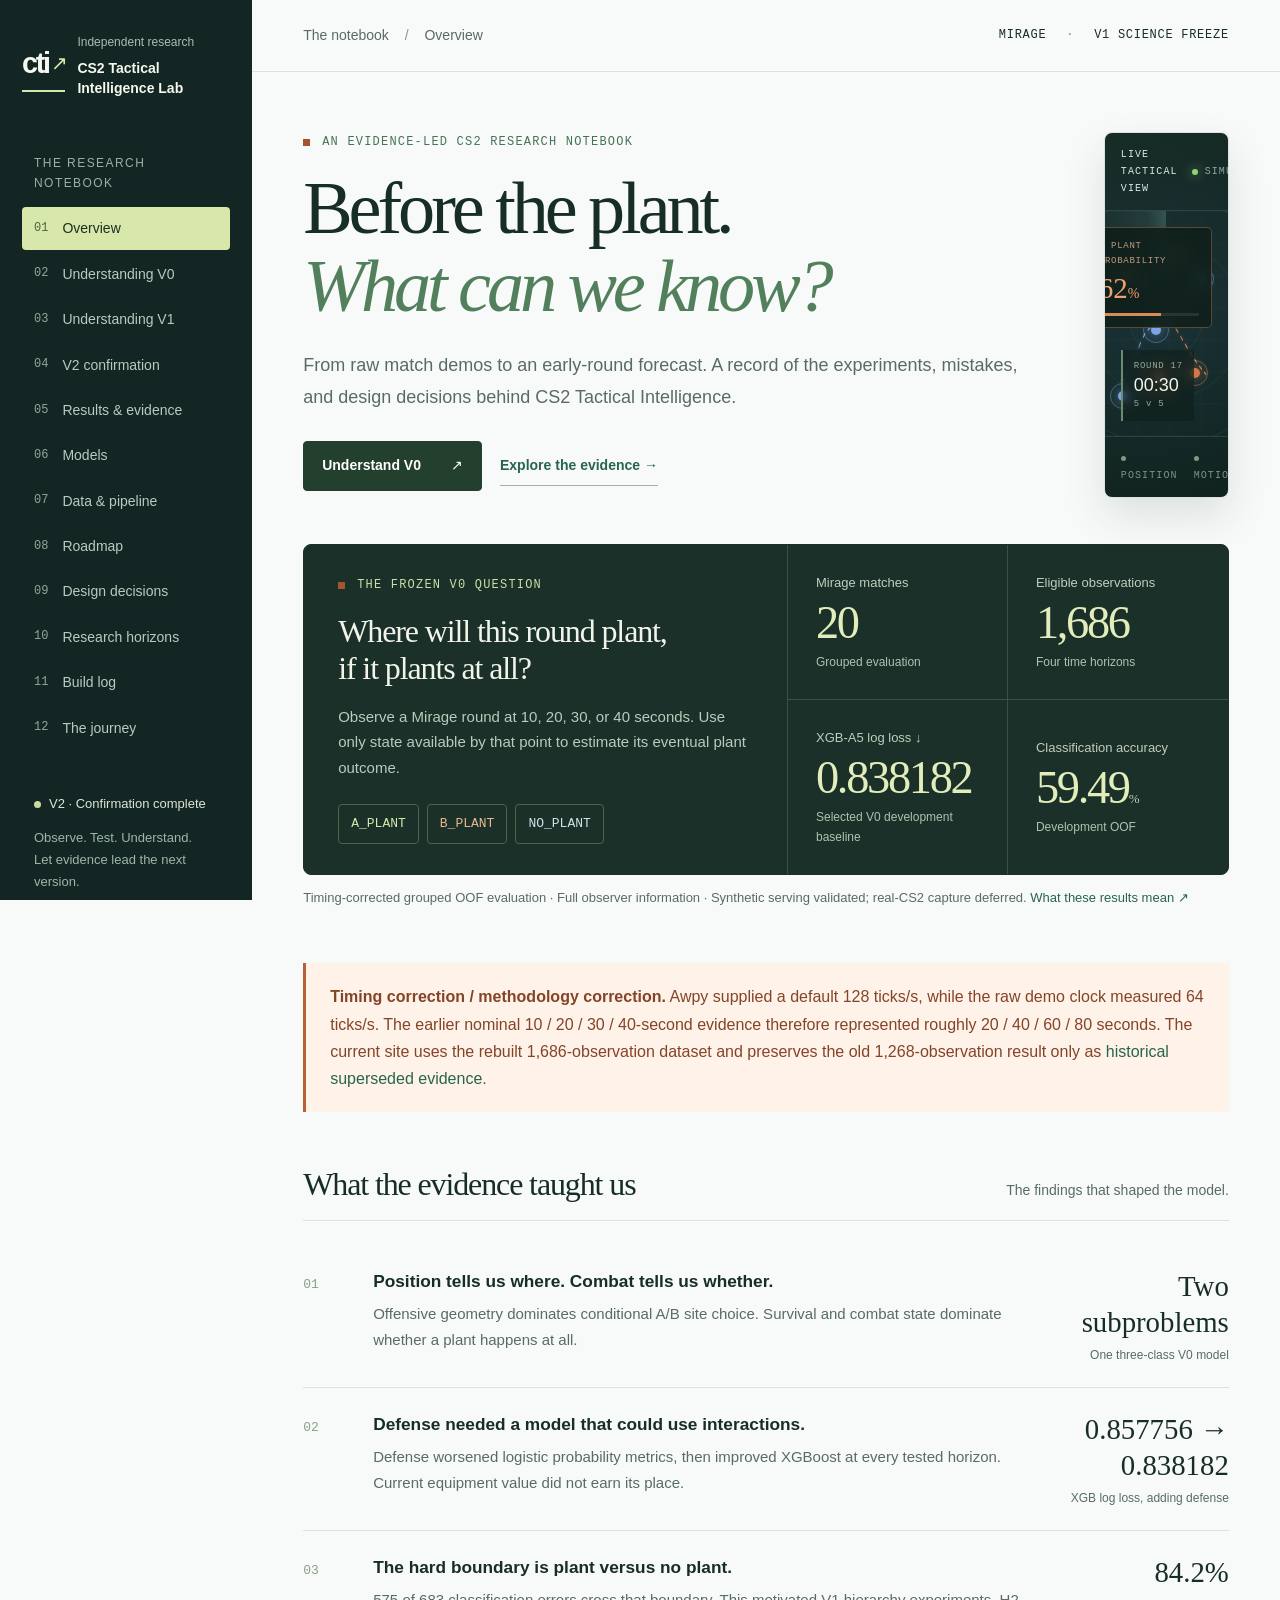
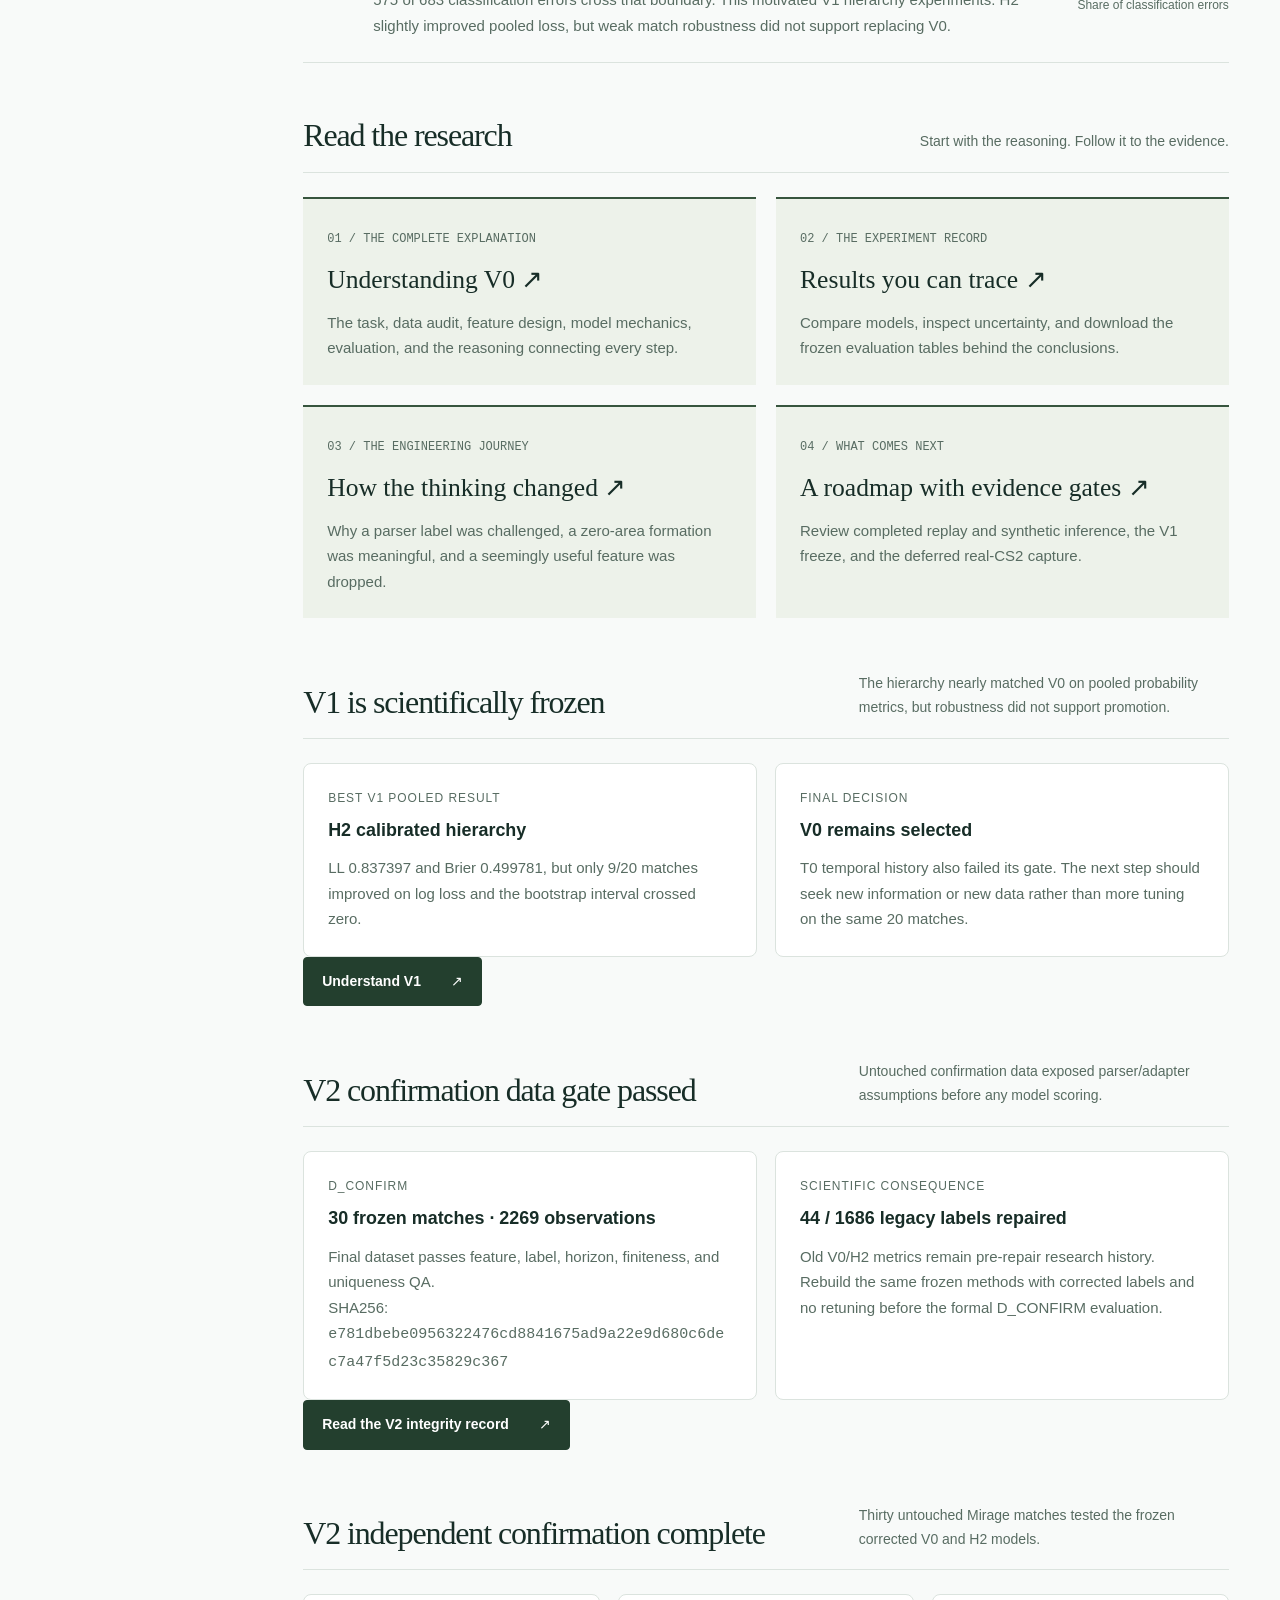
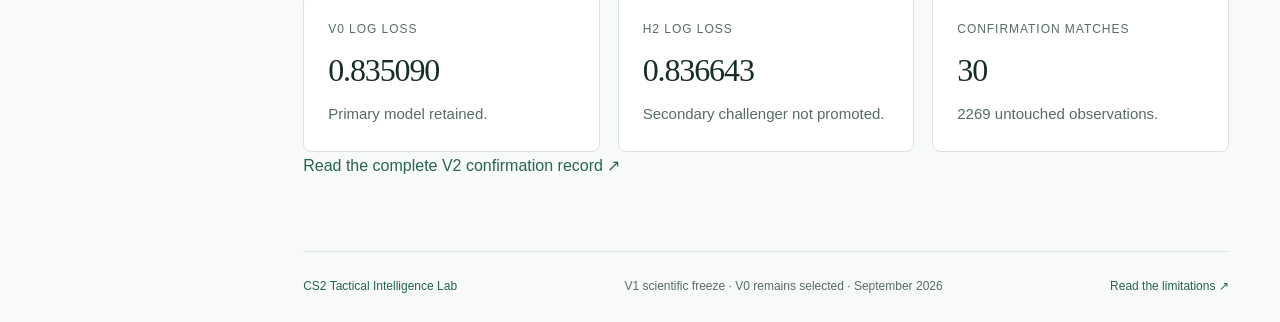
<file: site/index.html>
<!doctype html>
<html lang="en"><head><meta charset="utf-8"><meta name="viewport" content="width=device-width,initial-scale=1"><meta name="description" content="A research notebook explaining the design and frozen development evaluation of a CS2 early-round plant outcome forecaster."><meta name="theme-color" content="#142623"><title>Overview — CS2 Tactical Intelligence Lab</title><link rel="stylesheet" href="assets/style.css?v=v2-confirmation"></head>
<body data-page="home"><a class="skip-link" href="#main">Skip to content</a><div class="shell"><aside class="side" id="site-navigation" aria-label="Lab navigation"><a class="brand" href="index.html"><span class="mark">cti<span>↗</span></span><span><small>Independent research</small><strong>CS2 Tactical<br>Intelligence Lab</strong></span></a><div class="nav-label">The research notebook</div><nav class="nav"><a data-page="home" href="index.html" class="active" aria-current="page"><span>01</span>Overview</a><a data-page="v0" href="pages/v0.html"><span>02</span>Understanding V0</a><a data-page="v1" href="pages/v1.html"><span>03</span>Understanding V1</a><a data-page="v2" href="pages/v2.html"><span>04</span>V2 confirmation</a><a data-page="evidence" href="pages/evidence.html"><span>05</span>Results & evidence</a><a data-page="models" href="pages/models.html"><span>06</span>Models</a><a data-page="data" href="pages/data.html"><span>07</span>Data & pipeline</a><a data-page="roadmap" href="pages/roadmap.html"><span>08</span>Roadmap</a><a data-page="decisions" href="pages/decisions.html"><span>09</span>Design decisions</a><a data-page="research" href="pages/research.html"><span>10</span>Research horizons</a><a data-page="build-log" href="pages/build-log.html"><span>11</span>Build log</a><a data-page="journey" href="pages/journey.html"><span>12</span>The journey</a></nav><div class="side-bottom"><div class="status"><i class="dot"></i>V2 · Confirmation complete</div><p>Observe. Test. Understand.<br>Let evidence lead the next version.</p><span class="edition">RESEARCH SERIES / 001</span></div></aside><div class="menu-backdrop" hidden></div><main class="main" id="main"><div class="top"><button class="menu" aria-controls="site-navigation" aria-expanded="false" aria-label="Open navigation">☰ <span>Menu</span></button><span class="breadcrumb">The notebook <span>/</span> Overview</span><span class="top-meta">MIRAGE <span>·</span> V1 SCIENCE FREEZE</span></div><div class="content"><header class="home-hero"><div><div class="kicker">An evidence-led CS2 research notebook</div><h1>Before the plant.<br><em>What can we know?</em></h1><p class="lead">From raw match demos to an early-round forecast. A record of the experiments, mistakes, and design decisions behind CS2 Tactical Intelligence.</p><div class="actions"><a class="button" href="pages/v0.html">Understand V0 <span>↗</span></a><a class="text-link" href="pages/evidence.html">Explore the evidence →</a></div></div><div class="hero-tactical" aria-label="Animated tactical round visualization">

  <div class="hero-tactical-head">
    <span>LIVE TACTICAL VIEW</span>
    <i><b></b> SIMULATION</i>
  </div>

  <div class="hero-tactical-map">

    <div class="hero-grid"></div>
    <div class="hero-radar"></div>

    <div class="hero-site hero-site-b">B</div>
    <div class="hero-site hero-site-a">A</div>

    <svg
      class="hero-routes"
      viewBox="0 0 420 245"
      preserveAspectRatio="none"
      aria-hidden="true"
    >
      <path
        class="route route-blue"
        d="M55 185 C110 175 115 120 185 125 S280 90 350 70"
      />

      <path
        class="route route-orange"
        d="M75 65 C135 70 150 100 205 115 S270 150 345 178"
      />
    </svg>

    <span class="hero-player blue p1"></span>
    <span class="hero-player blue p2"></span>
    <span class="hero-player blue p3"></span>

    <span class="hero-player orange p4"></span>
    <span class="hero-player orange p5"></span>

    <div class="hero-prediction">
      <small>A PLANT PROBABILITY</small>
      <strong>62<span>%</span></strong>
      <div class="prediction-bar">
        <i></i>
      </div>
    </div>

    <div class="hero-time">
      <span>ROUND 17</span>
      <strong>00:30</strong>
      <small>5 v 5</small>
    </div>

  </div>

  <div class="hero-tactical-foot">
    <span>POSITION</span>
    <span>MOTION</span>
    <span>COMBAT</span>
    <span>DEFENSE</span>
  </div>

</div></header>
<section class="research-board" aria-label="V0 scope and development results"><div class="board-story"><div class="kicker">The frozen V0 question</div><h2>Where will this round plant,<br>if it plants at all?</h2><p>Observe a Mirage round at 10, 20, 30, or 40 seconds. Use only state available by that point to estimate its eventual plant outcome.</p><div class="outcomes"><span class="outcome">A_PLANT</span><span class="outcome">B_PLANT</span><span class="outcome">NO_PLANT</span></div></div><div class="board-metrics"><div class="metric"><span>Mirage matches</span><strong>20</strong><small>Grouped evaluation</small></div><div class="metric"><span>Eligible observations</span><strong>1,686</strong><small>Four time horizons</small></div><div class="metric"><span>XGB-A5 log loss ↓</span><strong>0.838182</strong><small>Selected V0 development baseline</small></div><div class="metric"><span>Classification accuracy</span><strong>59.49<span>%</span></strong><small>Development OOF</small></div></div></section><p class="board-caption">Timing-corrected grouped OOF evaluation · Full observer information · Synthetic serving validated; real-CS2 capture deferred. <a href="pages/v0.html#limitations">What these results mean ↗</a></p>
<section class="section"><div class="callout warn"><strong>Timing correction / methodology correction.</strong> Awpy supplied a default 128 ticks/s, while the raw demo clock measured 64 ticks/s. The earlier nominal 10 / 20 / 30 / 40-second evidence therefore represented roughly 20 / 40 / 60 / 80 seconds. The current site uses the rebuilt 1,686-observation dataset and preserves the old 1,268-observation result only as <a href="pages/evidence.html#historical">historical superseded evidence</a>.</div></section><section class="section"><div class="section-head"><h2>What the evidence taught us</h2><p>The findings that shaped the model.</p></div><div class="finding-list"><article class="finding-row"><span class="finding-index">01</span><div><h3>Position tells us where. Combat tells us whether.</h3><p>Offensive geometry dominates conditional A/B site choice. Survival and combat state dominate whether a plant happens at all.</p></div><div class="finding-value">Two subproblems<small>One three-class V0 model</small></div></article><article class="finding-row"><span class="finding-index">02</span><div><h3>Defense needed a model that could use interactions.</h3><p>Defense worsened logistic probability metrics, then improved XGBoost at every tested horizon. Current equipment value did not earn its place.</p></div><div class="finding-value">0.857756 → 0.838182<small>XGB log loss, adding defense</small></div></article><article class="finding-row"><span class="finding-index">03</span><div><h3>The hard boundary is plant versus no plant.</h3><p>575 of 683 classification errors cross that boundary. This motivated V1 hierarchy experiments. H2 slightly improved pooled loss, but weak match robustness did not support replacing V0.</p></div><div class="finding-value">84.2%<small>Share of classification errors</small></div></article></div></section>
<section class="section"><div class="section-head"><h2>Read the research</h2><p>Start with the reasoning. Follow it to the evidence.</p></div><div class="read-next"><a class="read-card" href="pages/v0.html"><span>01 / THE COMPLETE EXPLANATION</span><h3>Understanding V0 ↗</h3><p>The task, data audit, feature design, model mechanics, evaluation, and the reasoning connecting every step.</p></a><a class="read-card" href="pages/evidence.html"><span>02 / THE EXPERIMENT RECORD</span><h3>Results you can trace ↗</h3><p>Compare models, inspect uncertainty, and download the frozen evaluation tables behind the conclusions.</p></a><a class="read-card" href="pages/journey.html"><span>03 / THE ENGINEERING JOURNEY</span><h3>How the thinking changed ↗</h3><p>Why a parser label was challenged, a zero-area formation was meaningful, and a seemingly useful feature was dropped.</p></a><a class="read-card" href="pages/roadmap.html"><span>04 / WHAT COMES NEXT</span><h3>A roadmap with evidence gates ↗</h3><p>Review completed replay and synthetic inference, the V1 freeze, and the deferred real-CS2 capture.</p></a></div></section><!-- V1-SCIENTIFIC-FREEZE -->
<section
  class="section"
  id="v1-freeze"
>

  <div class="section-head">

    <h2>
      V1 is scientifically frozen
    </h2>

    <p>
      The hierarchy nearly matched V0 on pooled
      probability metrics, but robustness did not
      support promotion.
    </p>

  </div>


  <div class="grid">

    <article class="card half">

      <div class="stat-label">
        Best V1 pooled result
      </div>

      <h3>
        H2 calibrated hierarchy
      </h3>

      <p>
        LL 0.837397 and Brier 0.499781,
        but only 9/20 matches improved on log loss
        and the bootstrap interval crossed zero.
      </p>

    </article>


    <article class="card half">

      <div class="stat-label">
        Final decision
      </div>

      <h3>
        V0 remains selected
      </h3>

      <p>
        T0 temporal history also failed its gate.
        The next step should seek new information
        or new data rather than more tuning on the
        same 20 matches.
      </p>

    </article>

  </div>


  <p>

    <a
      class="button"
      href="pages/v1.html"
    >
      Understand V1
      <span>↗</span>
    </a>

  </p>

</section>
<!-- V2-INTEGRITY-REPAIR -->
<section class="section" id="v2-integrity">

  <div class="section-head">
    <h2>V2 confirmation data gate passed</h2>

    <p>
      Untouched confirmation data exposed
      parser/adapter assumptions before
      any model scoring.
    </p>
  </div>

  <div class="grid">

    <article class="card half">
      <div class="stat-label">
        D_CONFIRM
      </div>

      <h3>
        30 frozen matches · 2269 observations
      </h3>

      <p>
        Final dataset passes feature, label,
        horizon, finiteness, and uniqueness QA.
      </p>

      <p>
        SHA256:
        <code>e781dbebe0956322476cd8841675ad9a22e9d680c6dec7a47f5d23c35829c367</code>
      </p>
    </article>

    <article class="card half">

      <div class="stat-label">
        Scientific consequence
      </div>

      <h3>
        44 / 1686 legacy labels repaired
      </h3>

      <p>
        Old V0/H2 metrics remain
        pre-repair research history.
        Rebuild the same frozen methods with
        corrected labels and no retuning before
        the formal D_CONFIRM evaluation.
      </p>

    </article>

  </div>

  <p>
    <a class="button" href="pages/v2.html">
      Read the V2 integrity record
      <span>↗</span>
    </a>
  </p>

</section>
<!-- V2-CONFIRMATION-FINAL -->
<section class="section">
  <div class="section-head">
    <h2>V2 independent confirmation complete</h2>

    <p>
      Thirty untouched Mirage matches tested the frozen
      corrected V0 and H2 models.
    </p>
  </div>

  <div class="grid">
    <article class="card">
      <div class="stat-label">V0 log loss</div>
      <div class="stat">0.835090</div>
      <p>Primary model retained.</p>
    </article>

    <article class="card">
      <div class="stat-label">H2 log loss</div>
      <div class="stat">0.836643</div>
      <p>Secondary challenger not promoted.</p>
    </article>

    <article class="card">
      <div class="stat-label">Confirmation matches</div>
      <div class="stat">30</div>
      <p>2269 untouched observations.</p>
    </article>
  </div>

  <p>
    <a href="pages/v2.html">
      Read the complete V2 confirmation record ↗
    </a>
  </p>
</section>
<footer class="footer"><a href="index.html">CS2 Tactical Intelligence Lab</a><span>V1 scientific freeze · V0 remains selected · September 2026</span><a href="pages/v0.html#limitations">Read the limitations ↗</a></footer></div></main></div><script src="assets/site.js"></script></body></html>
</file>
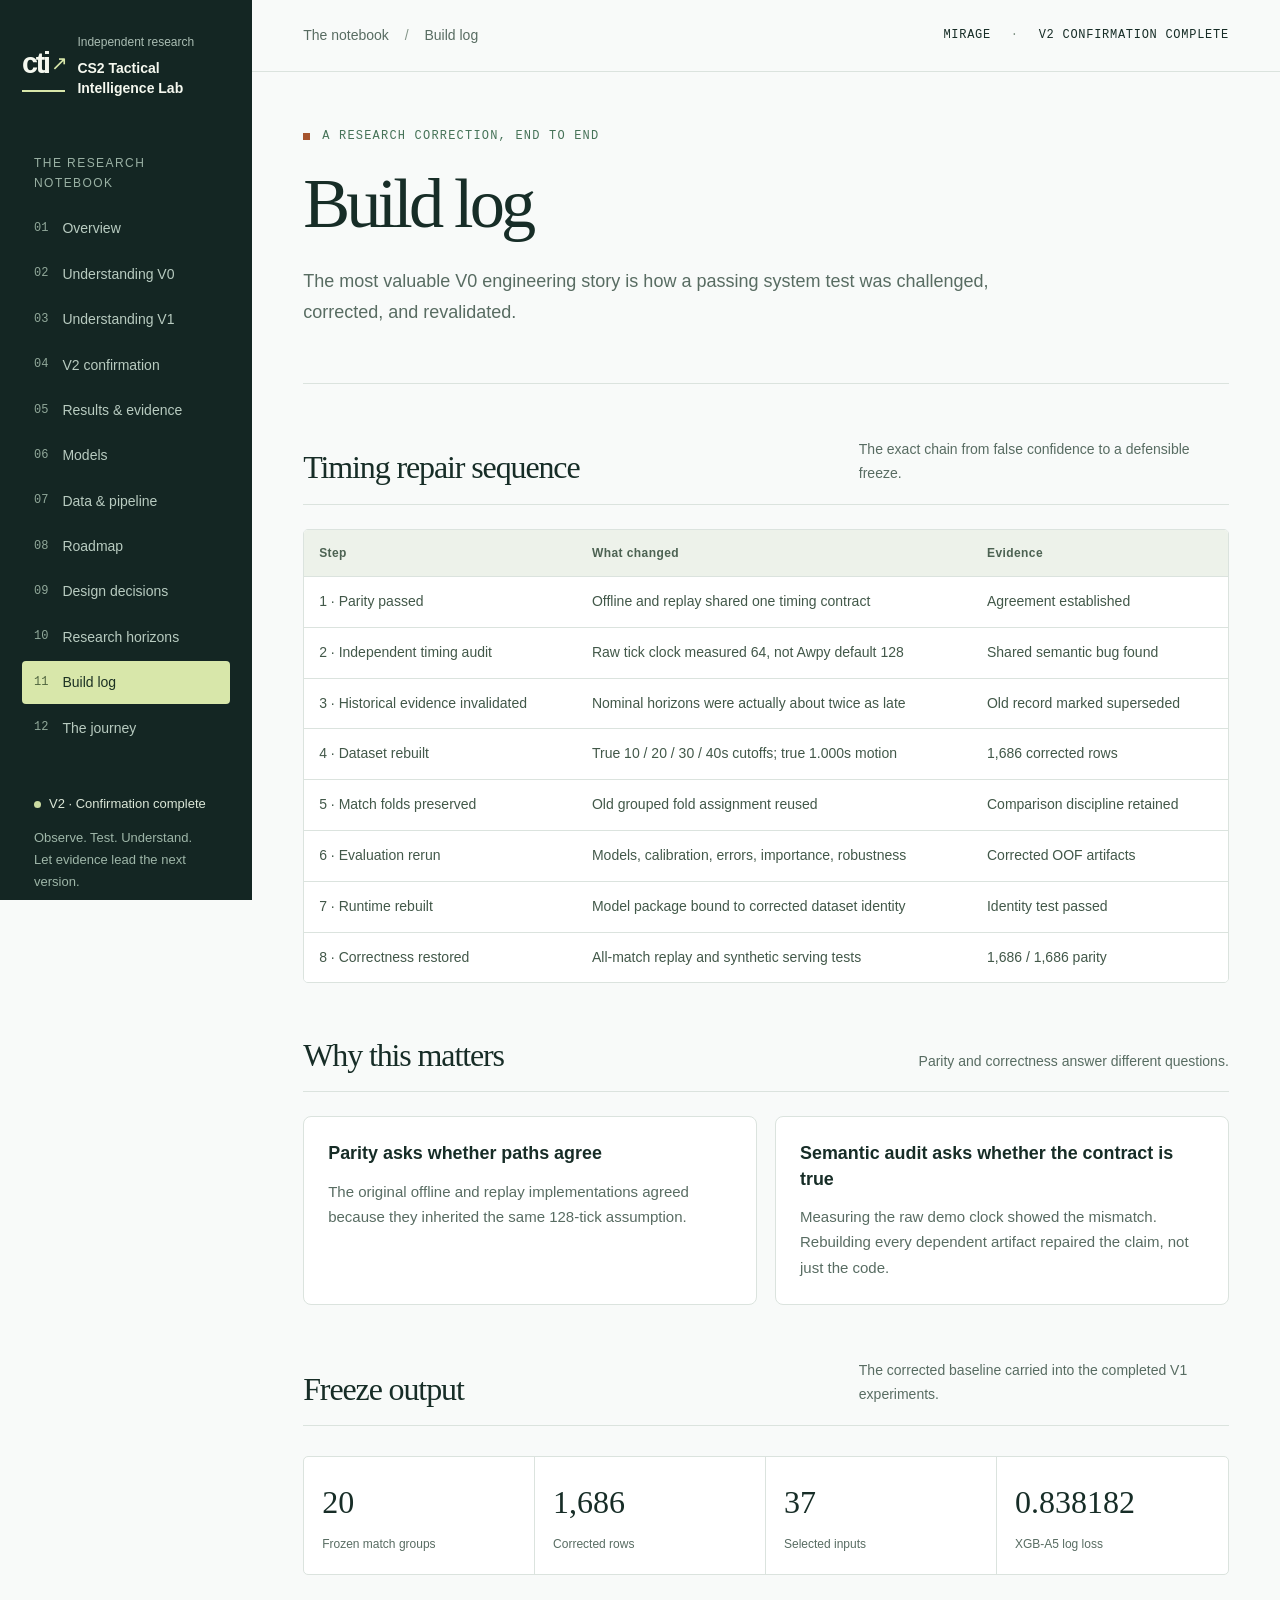
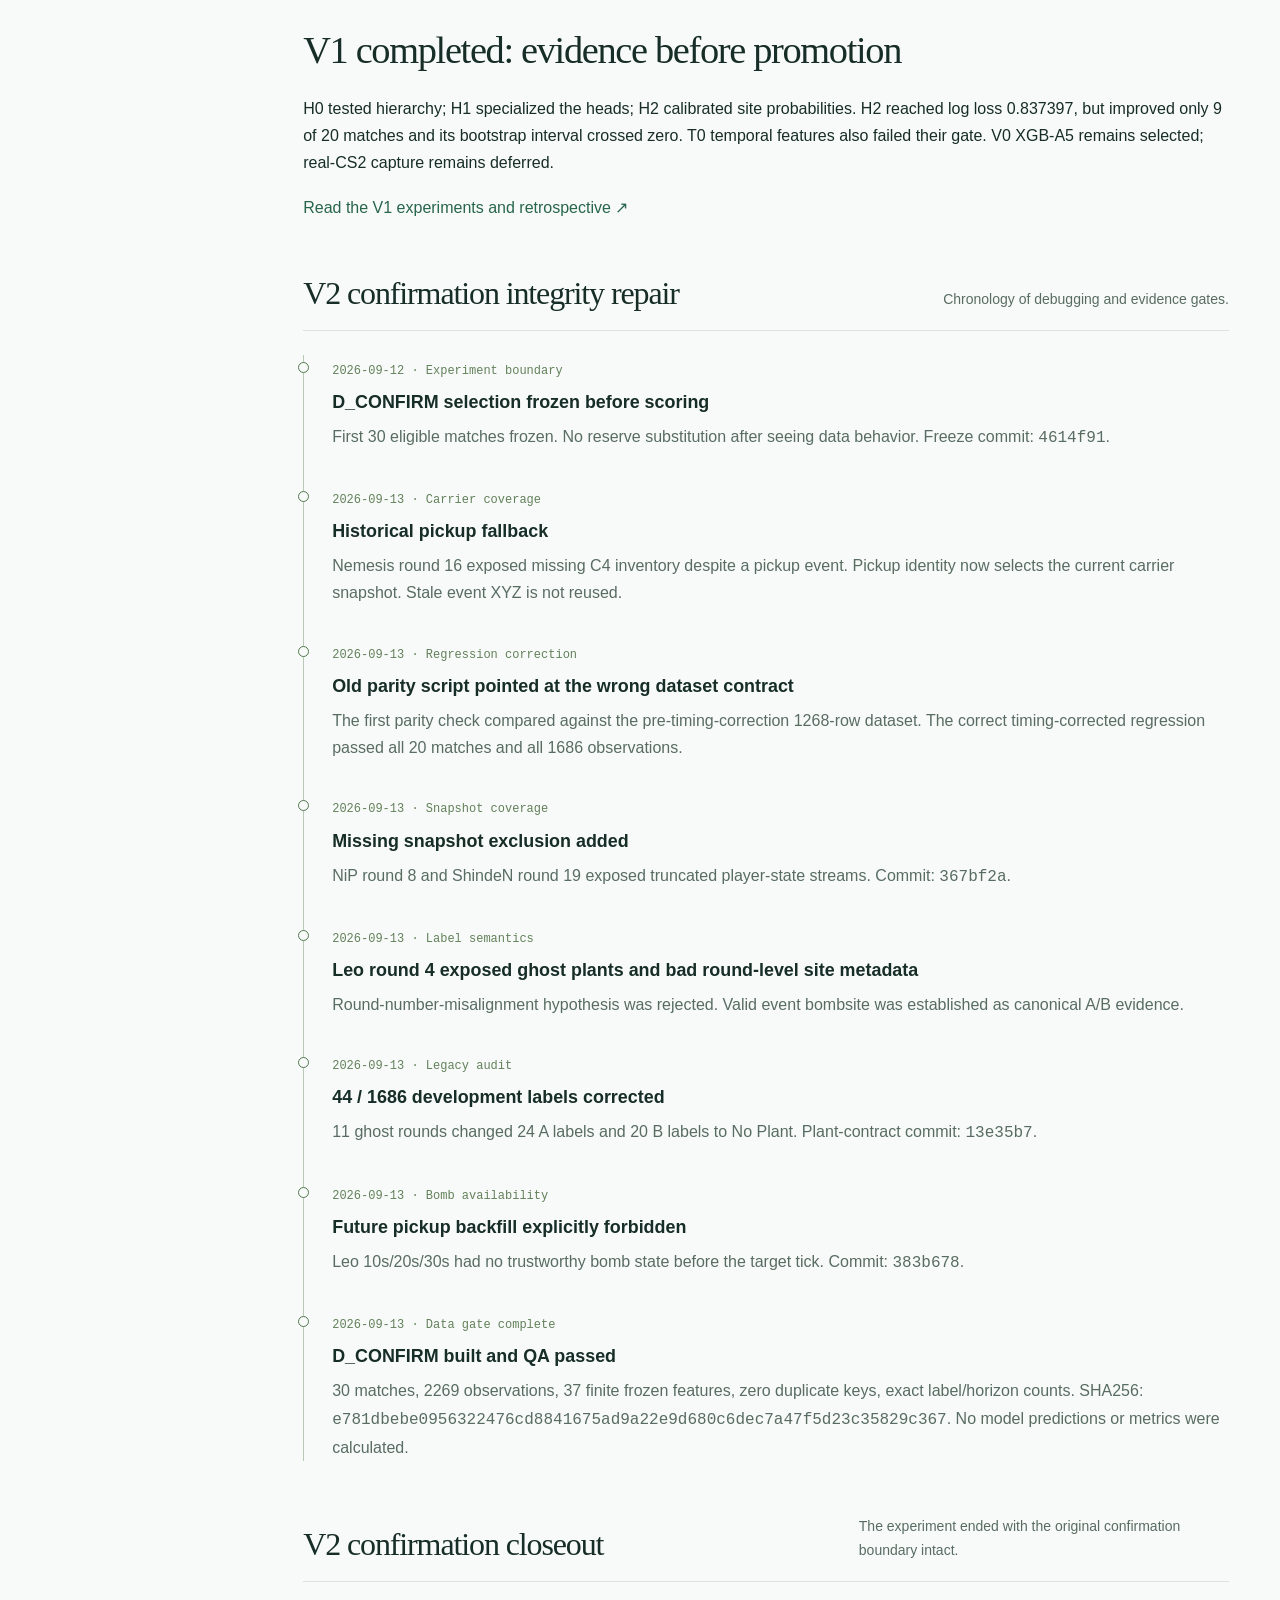
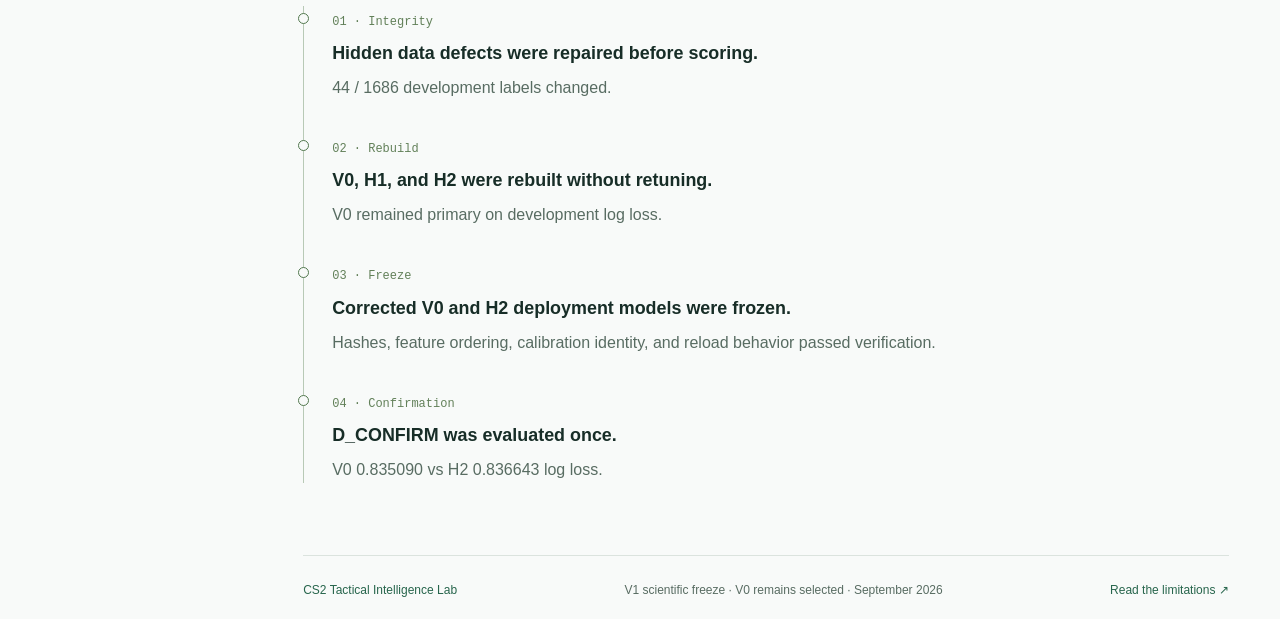
<file: site/pages/build-log.html>
<!doctype html>
<html lang="en"><head><meta charset="utf-8"><meta name="viewport" content="width=device-width,initial-scale=1"><meta name="description" content="What was defined, investigated, built, evaluated, and published as the project developed."><meta name="theme-color" content="#142623"><title>Build log — CS2 Tactical Intelligence Lab</title><link rel="stylesheet" href="../assets/style.css?v=v2-confirmation"></head>
<body data-page="build-log"><a class="skip-link" href="#main">Skip to content</a><div class="shell"><aside class="side" id="site-navigation" aria-label="Lab navigation"><a class="brand" href="../index.html"><span class="mark">cti<span>↗</span></span><span><small>Independent research</small><strong>CS2 Tactical<br>Intelligence Lab</strong></span></a><div class="nav-label">The research notebook</div><nav class="nav"><a data-page="home" href="../index.html"><span>01</span>Overview</a><a data-page="v0" href="../pages/v0.html"><span>02</span>Understanding V0</a><a data-page="v1" href="../pages/v1.html"><span>03</span>Understanding V1</a><a data-page="v2" href="../pages/v2.html"><span>04</span>V2 confirmation</a><a data-page="evidence" href="../pages/evidence.html"><span>05</span>Results & evidence</a><a data-page="models" href="../pages/models.html"><span>06</span>Models</a><a data-page="data" href="../pages/data.html"><span>07</span>Data & pipeline</a><a data-page="roadmap" href="../pages/roadmap.html"><span>08</span>Roadmap</a><a data-page="decisions" href="../pages/decisions.html"><span>09</span>Design decisions</a><a data-page="research" href="../pages/research.html"><span>10</span>Research horizons</a><a data-page="build-log" href="../pages/build-log.html" class="active" aria-current="page"><span>11</span>Build log</a><a data-page="journey" href="../pages/journey.html"><span>12</span>The journey</a></nav><div class="side-bottom"><div class="status"><i class="dot"></i>V2 · Confirmation complete</div><p>Observe. Test. Understand.<br>Let evidence lead the next version.</p><span class="edition">RESEARCH SERIES / 001</span></div></aside><div class="menu-backdrop" hidden></div><main class="main" id="main"><div class="top"><button class="menu" aria-controls="site-navigation" aria-expanded="false" aria-label="Open navigation">☰ <span>Menu</span></button><span class="breadcrumb">The notebook <span>/</span> Build log</span><span class="top-meta">MIRAGE <span>·</span> V2 CONFIRMATION COMPLETE</span></div><div class="content">
<header class="hero"><div class="kicker">A research correction, end to end</div><h1>Build log</h1><p class="lead">The most valuable V0 engineering story is how a passing system test was challenged, corrected, and revalidated.</p></header>
<section class="section"><div class="section-head"><h2>Timing repair sequence</h2><p>The exact chain from false confidence to a defensible freeze.</p></div><div class="table-wrap" role="region" aria-label="Research evidence table" tabindex="0"><table><thead><tr><th scope="col">Step</th><th scope="col">What changed</th><th scope="col">Evidence</th></tr></thead><tbody><tr><td>1 · Parity passed</td><td>Offline and replay shared one timing contract</td><td>Agreement established</td></tr><tr><td>2 · Independent timing audit</td><td>Raw tick clock measured 64, not Awpy default 128</td><td>Shared semantic bug found</td></tr><tr><td>3 · Historical evidence invalidated</td><td>Nominal horizons were actually about twice as late</td><td>Old record marked superseded</td></tr><tr><td>4 · Dataset rebuilt</td><td>True 10 / 20 / 30 / 40s cutoffs; true 1.000s motion</td><td>1,686 corrected rows</td></tr><tr><td>5 · Match folds preserved</td><td>Old grouped fold assignment reused</td><td>Comparison discipline retained</td></tr><tr><td>6 · Evaluation rerun</td><td>Models, calibration, errors, importance, robustness</td><td>Corrected OOF artifacts</td></tr><tr><td>7 · Runtime rebuilt</td><td>Model package bound to corrected dataset identity</td><td>Identity test passed</td></tr><tr><td>8 · Correctness restored</td><td>All-match replay and synthetic serving tests</td><td>1,686 / 1,686 parity</td></tr></tbody></table></div></section>
<section class="section"><div class="section-head"><h2>Why this matters</h2><p>Parity and correctness answer different questions.</p></div><div class="grid"><article class="card half"><h3>Parity asks whether paths agree</h3><p>The original offline and replay implementations agreed because they inherited the same 128-tick assumption.</p></article><article class="card half"><h3>Semantic audit asks whether the contract is true</h3><p>Measuring the raw demo clock showed the mismatch. Rebuilding every dependent artifact repaired the claim, not just the code.</p></article></div></section>
<section class="section"><div class="section-head"><h2>Freeze output</h2><p>The corrected baseline carried into the completed V1 experiments.</p></div><div class="metric-strip"><div><strong>20</strong><span>Frozen match groups</span></div><div><strong>1,686</strong><span>Corrected rows</span></div><div><strong>37</strong><span>Selected inputs</span></div><div><strong>0.838182</strong><span>XGB-A5 log loss</span></div></div></section><section class="section" id="v1-completion"><h2>V1 completed: evidence before promotion</h2><p>H0 tested hierarchy; H1 specialized the heads; H2 calibrated site probabilities. H2 reached log loss 0.837397, but improved only 9 of 20 matches and its bootstrap interval crossed zero. T0 temporal features also failed their gate. V0 XGB-A5 remains selected; real-CS2 capture remains deferred.</p><a href="v1.html">Read the V1 experiments and retrospective ↗</a></section><!-- V2-INTEGRITY-REPAIR -->
<section class="section" id="v2-integrity">

  <div class="section-head">
    <h2>
      V2 confirmation integrity repair
    </h2>

    <p>
      Chronology of debugging and evidence gates.
    </p>
  </div>

  <div class="timeline">

    <div class="entry">
      <time>
        2026-09-12 · Experiment boundary
      </time>

      <h3>
        D_CONFIRM selection frozen before scoring
      </h3>

      <p>
        First 30 eligible matches frozen.
        No reserve substitution after seeing
        data behavior.
        Freeze commit:
        <code>4614f91</code>.
      </p>
    </div>

    <div class="entry">
      <time>
        2026-09-13 · Carrier coverage
      </time>

      <h3>
        Historical pickup fallback
      </h3>

      <p>
        Nemesis round 16 exposed missing C4 inventory
        despite a pickup event.
        Pickup identity now selects the current carrier
        snapshot.
        Stale event XYZ is not reused.
      </p>
    </div>

    <div class="entry">
      <time>
        2026-09-13 · Regression correction
      </time>

      <h3>
        Old parity script pointed at the wrong
        dataset contract
      </h3>

      <p>
        The first parity check compared against
        the pre-timing-correction 1268-row dataset.

        The correct timing-corrected regression
        passed all 20 matches and all
        1686 observations.
      </p>
    </div>

    <div class="entry">
      <time>
        2026-09-13 · Snapshot coverage
      </time>

      <h3>
        Missing snapshot exclusion added
      </h3>

      <p>
        NiP round 8 and ShindeN round 19 exposed
        truncated player-state streams.

        Commit:
        <code>367bf2a</code>.
      </p>
    </div>

    <div class="entry">
      <time>
        2026-09-13 · Label semantics
      </time>

      <h3>
        Leo round 4 exposed ghost plants and bad
        round-level site metadata
      </h3>

      <p>
        Round-number-misalignment hypothesis
        was rejected.

        Valid event bombsite was established
        as canonical A/B evidence.
      </p>
    </div>

    <div class="entry">
      <time>
        2026-09-13 · Legacy audit
      </time>

      <h3>
        44 / 1686 development labels corrected
      </h3>

      <p>
        11 ghost rounds changed
        24 A labels and
        20 B labels to No Plant.

        Plant-contract commit:
        <code>13e35b7</code>.
      </p>
    </div>

    <div class="entry">
      <time>
        2026-09-13 · Bomb availability
      </time>

      <h3>
        Future pickup backfill explicitly forbidden
      </h3>

      <p>
        Leo 10s/20s/30s had no trustworthy
        bomb state before the target tick.

        Commit:
        <code>383b678</code>.
      </p>
    </div>

    <div class="entry">
      <time>
        2026-09-13 · Data gate complete
      </time>

      <h3>
        D_CONFIRM built and QA passed
      </h3>

      <p>
        30 matches,
        2269 observations,
        37 finite frozen features,
        zero duplicate keys,
        exact label/horizon counts.

        SHA256:
        <code>e781dbebe0956322476cd8841675ad9a22e9d680c6dec7a47f5d23c35829c367</code>.

        No model predictions or metrics
        were calculated.
      </p>
    </div>

  </div>

</section>
<!-- V2-CONFIRMATION-FINAL -->
<section class="section">
  <div class="section-head">
    <h2>V2 confirmation closeout</h2>

    <p>
      The experiment ended with the original confirmation
      boundary intact.
    </p>
  </div>

  <div class="timeline">
    <div class="entry">
      <time>01 · Integrity</time>
      <h3>Hidden data defects were repaired before scoring.</h3>
      <p>44 / 1686 development labels changed.</p>
    </div>

    <div class="entry">
      <time>02 · Rebuild</time>
      <h3>V0, H1, and H2 were rebuilt without retuning.</h3>
      <p>V0 remained primary on development log loss.</p>
    </div>

    <div class="entry">
      <time>03 · Freeze</time>
      <h3>Corrected V0 and H2 deployment models were frozen.</h3>
      <p>Hashes, feature ordering, calibration identity, and reload behavior passed verification.</p>
    </div>

    <div class="entry">
      <time>04 · Confirmation</time>
      <h3>D_CONFIRM was evaluated once.</h3>
      <p>V0 0.835090 vs H2 0.836643 log loss.</p>
    </div>
  </div>
</section>
<footer class="footer"><a href="../index.html">CS2 Tactical Intelligence Lab</a><span>V1 scientific freeze · V0 remains selected · September 2026</span><a href="../pages/v0.html#limitations">Read the limitations ↗</a></footer></div></main></div><script src="../assets/site.js"></script></body></html>
</file>
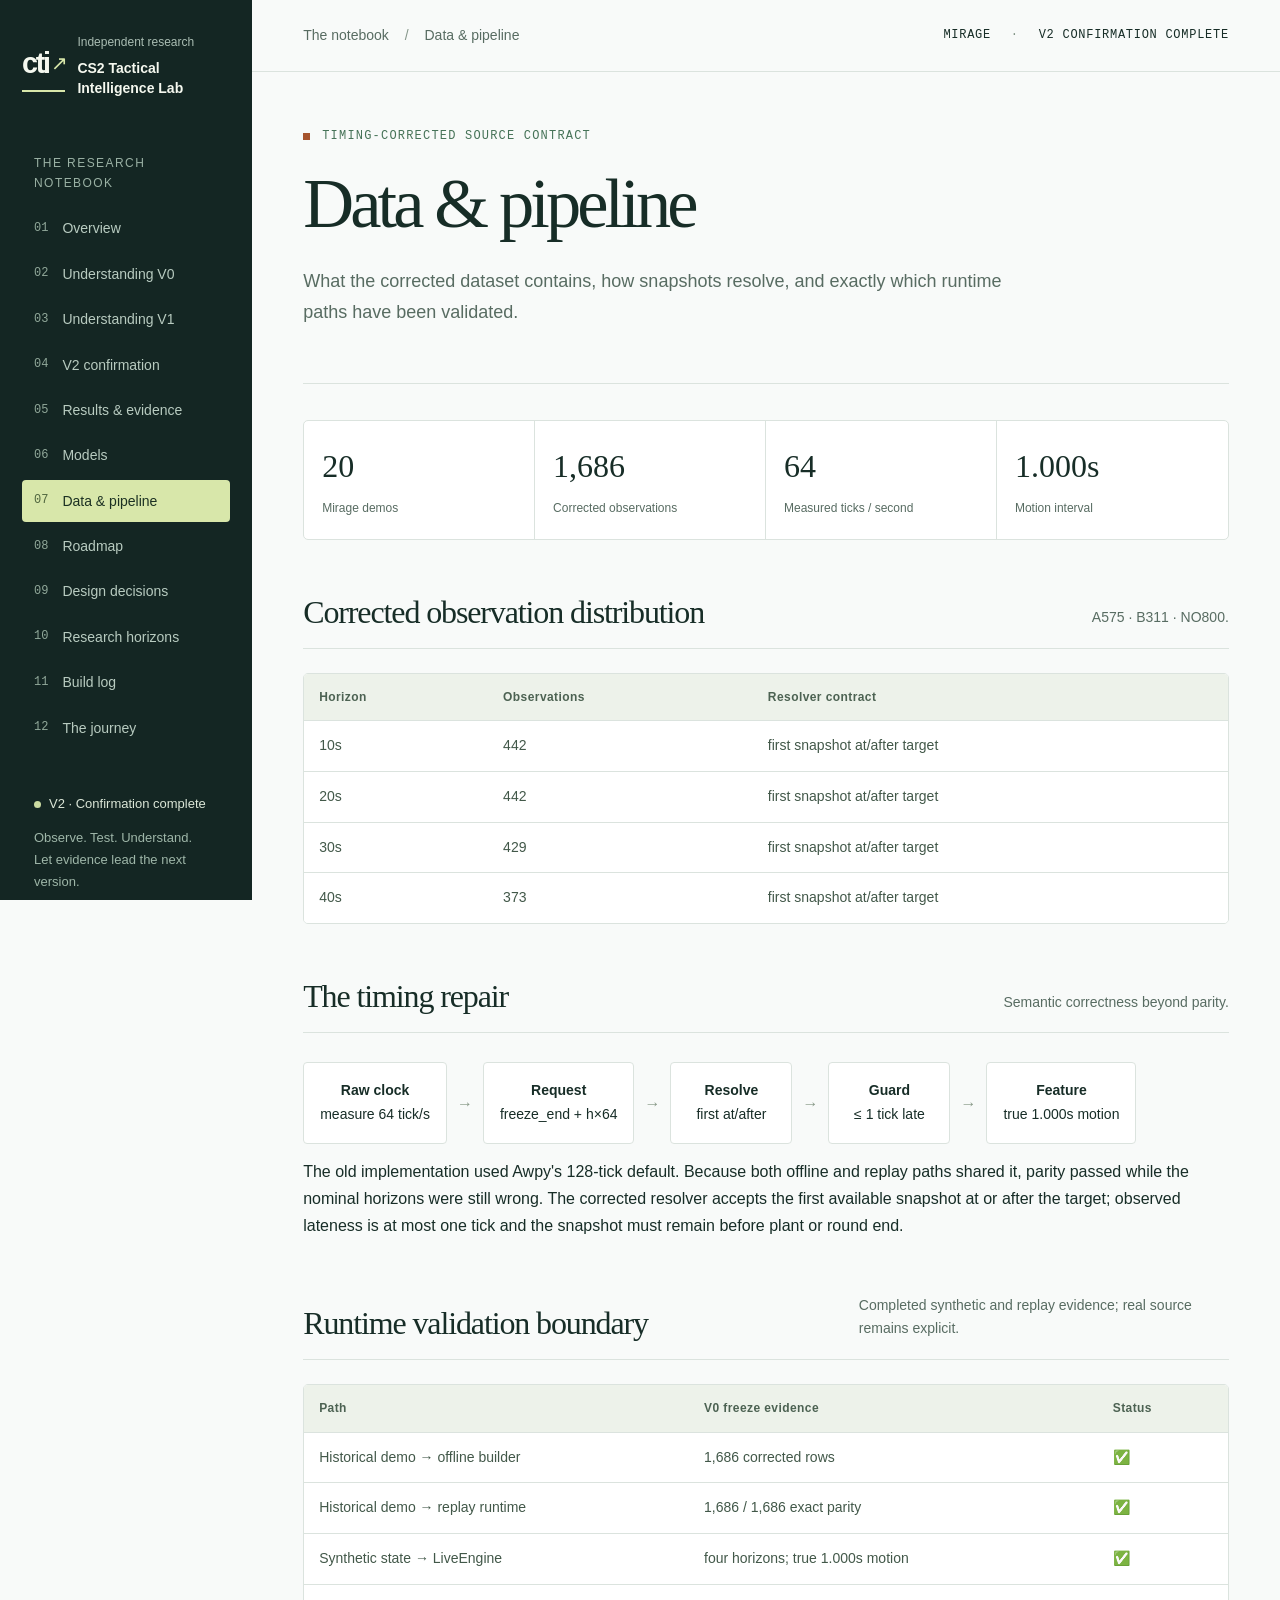
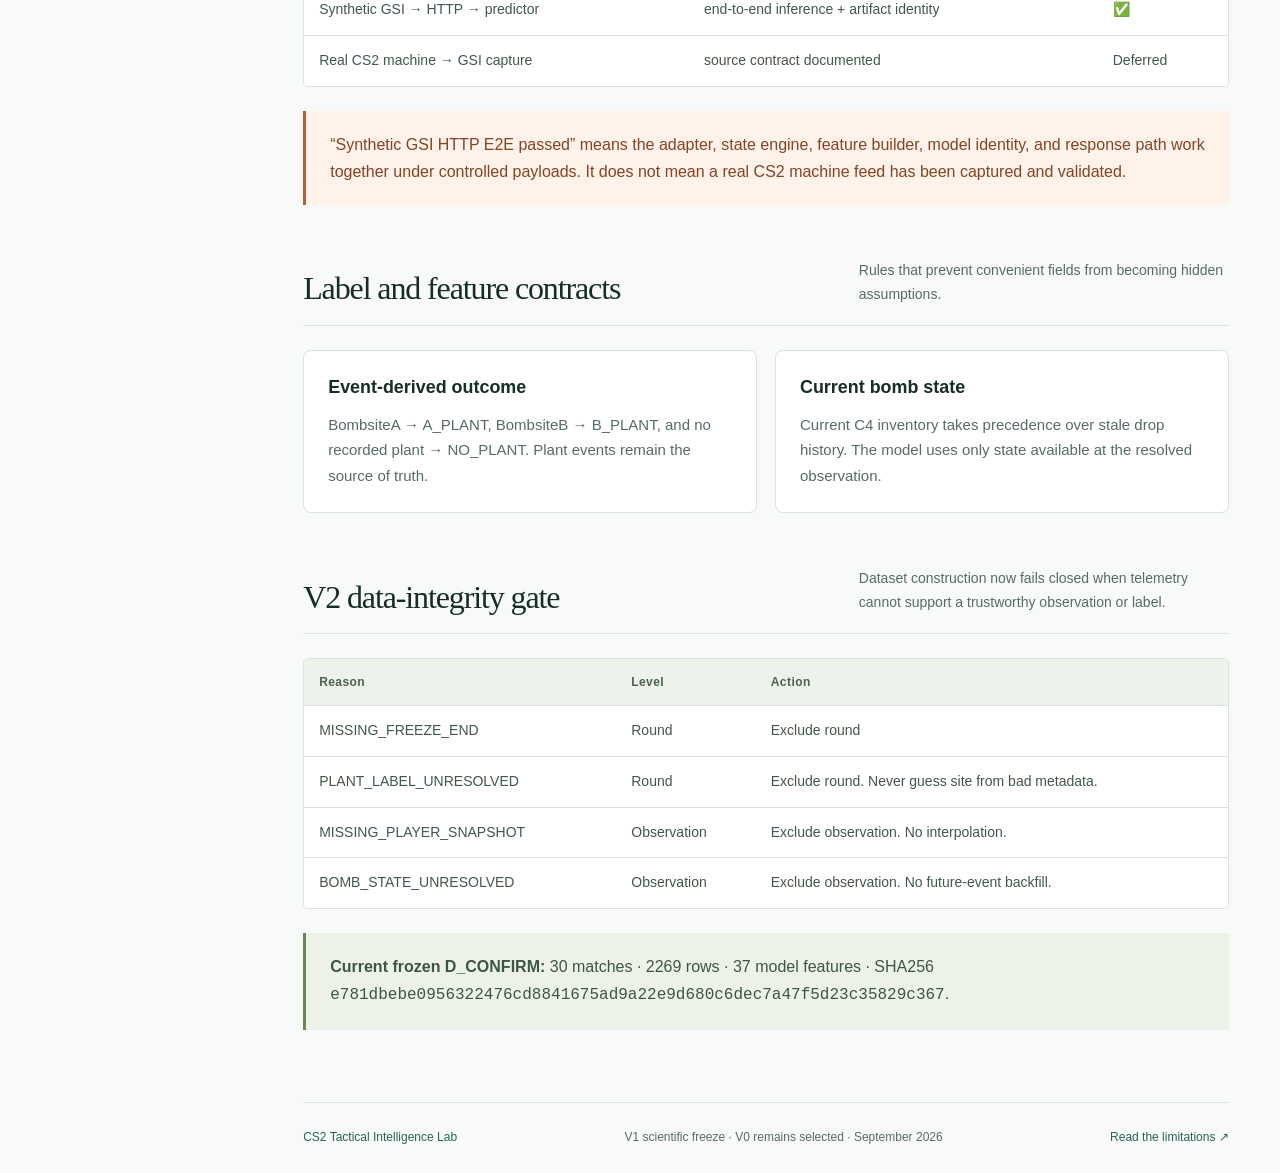
<file: site/pages/data.html>
<!doctype html>
<html lang="en"><head><meta charset="utf-8"><meta name="viewport" content="width=device-width,initial-scale=1"><meta name="description" content="What entered the offline experiment, how observations were constructed, and what remains to be validated for replay and live use."><meta name="theme-color" content="#142623"><title>Data & pipeline — CS2 Tactical Intelligence Lab</title><link rel="stylesheet" href="../assets/style.css?v=v2-confirmation"></head>
<body data-page="data"><a class="skip-link" href="#main">Skip to content</a><div class="shell"><aside class="side" id="site-navigation" aria-label="Lab navigation"><a class="brand" href="../index.html"><span class="mark">cti<span>↗</span></span><span><small>Independent research</small><strong>CS2 Tactical<br>Intelligence Lab</strong></span></a><div class="nav-label">The research notebook</div><nav class="nav"><a data-page="home" href="../index.html"><span>01</span>Overview</a><a data-page="v0" href="../pages/v0.html"><span>02</span>Understanding V0</a><a data-page="v1" href="../pages/v1.html"><span>03</span>Understanding V1</a><a data-page="v2" href="../pages/v2.html"><span>04</span>V2 confirmation</a><a data-page="evidence" href="../pages/evidence.html"><span>05</span>Results & evidence</a><a data-page="models" href="../pages/models.html"><span>06</span>Models</a><a data-page="data" href="../pages/data.html" class="active" aria-current="page"><span>07</span>Data & pipeline</a><a data-page="roadmap" href="../pages/roadmap.html"><span>08</span>Roadmap</a><a data-page="decisions" href="../pages/decisions.html"><span>09</span>Design decisions</a><a data-page="research" href="../pages/research.html"><span>10</span>Research horizons</a><a data-page="build-log" href="../pages/build-log.html"><span>11</span>Build log</a><a data-page="journey" href="../pages/journey.html"><span>12</span>The journey</a></nav><div class="side-bottom"><div class="status"><i class="dot"></i>V2 · Confirmation complete</div><p>Observe. Test. Understand.<br>Let evidence lead the next version.</p><span class="edition">RESEARCH SERIES / 001</span></div></aside><div class="menu-backdrop" hidden></div><main class="main" id="main"><div class="top"><button class="menu" aria-controls="site-navigation" aria-expanded="false" aria-label="Open navigation">☰ <span>Menu</span></button><span class="breadcrumb">The notebook <span>/</span> Data & pipeline</span><span class="top-meta">MIRAGE <span>·</span> V2 CONFIRMATION COMPLETE</span></div><div class="content">
<header class="hero"><div class="kicker">Timing-corrected source contract</div><h1>Data &amp; pipeline</h1><p class="lead">What the corrected dataset contains, how snapshots resolve, and exactly which runtime paths have been validated.</p></header>
<div class="metric-strip"><div><strong>20</strong><span>Mirage demos</span></div><div><strong>1,686</strong><span>Corrected observations</span></div><div><strong>64</strong><span>Measured ticks / second</span></div><div><strong>1.000s</strong><span>Motion interval</span></div></div>
<section class="section"><div class="section-head"><h2>Corrected observation distribution</h2><p>A575 · B311 · NO800.</p></div><div class="table-wrap" role="region" aria-label="Research evidence table" tabindex="0"><table><thead><tr><th scope="col">Horizon</th><th scope="col">Observations</th><th scope="col">Resolver contract</th></tr></thead><tbody><tr><td>10s</td><td>442</td><td>first snapshot at/after target</td></tr><tr><td>20s</td><td>442</td><td>first snapshot at/after target</td></tr><tr><td>30s</td><td>429</td><td>first snapshot at/after target</td></tr><tr><td>40s</td><td>373</td><td>first snapshot at/after target</td></tr></tbody></table></div></section>
<section class="section"><div class="section-head"><h2>The timing repair</h2><p>Semantic correctness beyond parity.</p></div><div class="flow"><div class="node"><b>Raw clock</b><br>measure 64 tick/s</div><span class="arrow">→</span><div class="node"><b>Request</b><br>freeze_end + h×64</div><span class="arrow">→</span><div class="node"><b>Resolve</b><br>first at/after</div><span class="arrow">→</span><div class="node"><b>Guard</b><br>≤ 1 tick late</div><span class="arrow">→</span><div class="node"><b>Feature</b><br>true 1.000s motion</div></div><p>The old implementation used Awpy's 128-tick default. Because both offline and replay paths shared it, parity passed while the nominal horizons were still wrong. The corrected resolver accepts the first available snapshot at or after the target; observed lateness is at most one tick and the snapshot must remain before plant or round end.</p></section>
<section class="section"><div class="section-head"><h2>Runtime validation boundary</h2><p>Completed synthetic and replay evidence; real source remains explicit.</p></div><div class="table-wrap" role="region" aria-label="Research evidence table" tabindex="0"><table><thead><tr><th scope="col">Path</th><th scope="col">V0 freeze evidence</th><th scope="col">Status</th></tr></thead><tbody><tr><td>Historical demo → offline builder</td><td>1,686 corrected rows</td><td>✅</td></tr><tr><td>Historical demo → replay runtime</td><td>1,686 / 1,686 exact parity</td><td>✅</td></tr><tr><td>Synthetic state → LiveEngine</td><td>four horizons; true 1.000s motion</td><td>✅</td></tr><tr><td>Synthetic GSI → HTTP → predictor</td><td>end-to-end inference + artifact identity</td><td>✅</td></tr><tr><td>Real CS2 machine → GSI capture</td><td>source contract documented</td><td>Deferred</td></tr></tbody></table></div><div class="callout warn">“Synthetic GSI HTTP E2E passed” means the adapter, state engine, feature builder, model identity, and response path work together under controlled payloads. It does not mean a real CS2 machine feed has been captured and validated.</div></section>
<section class="section"><div class="section-head"><h2>Label and feature contracts</h2><p>Rules that prevent convenient fields from becoming hidden assumptions.</p></div><div class="grid"><article class="card half"><h3>Event-derived outcome</h3><p>BombsiteA → A_PLANT, BombsiteB → B_PLANT, and no recorded plant → NO_PLANT. Plant events remain the source of truth.</p></article><article class="card half"><h3>Current bomb state</h3><p>Current C4 inventory takes precedence over stale drop history. The model uses only state available at the resolved observation.</p></article></div></section><!-- V2-INTEGRITY-REPAIR -->
<section class="section" id="v2-integrity">

  <div class="section-head">
    <h2>
      V2 data-integrity gate
    </h2>

    <p>
      Dataset construction now fails closed
      when telemetry cannot support a
      trustworthy observation or label.
    </p>
  </div>

  <div class="table-wrap">

    <table>

      <thead>
        <tr>
          <th>Reason</th>
          <th>Level</th>
          <th>Action</th>
        </tr>
      </thead>

      <tbody>

        <tr>
          <td>MISSING_FREEZE_END</td>
          <td>Round</td>
          <td>Exclude round</td>
        </tr>

        <tr>
          <td>PLANT_LABEL_UNRESOLVED</td>
          <td>Round</td>
          <td>
            Exclude round.
            Never guess site from bad metadata.
          </td>
        </tr>

        <tr>
          <td>MISSING_PLAYER_SNAPSHOT</td>
          <td>Observation</td>
          <td>
            Exclude observation.
            No interpolation.
          </td>
        </tr>

        <tr>
          <td>BOMB_STATE_UNRESOLVED</td>
          <td>Observation</td>
          <td>
            Exclude observation.
            No future-event backfill.
          </td>
        </tr>

      </tbody>

    </table>
  </div>

  <div class="callout">
    <strong>
      Current frozen D_CONFIRM:
    </strong>
    30 matches ·
    2269 rows ·
    37 model features ·
    SHA256
    <code>e781dbebe0956322476cd8841675ad9a22e9d680c6dec7a47f5d23c35829c367</code>.
  </div>

</section>
<footer class="footer"><a href="../index.html">CS2 Tactical Intelligence Lab</a><span>V1 scientific freeze · V0 remains selected · September 2026</span><a href="../pages/v0.html#limitations">Read the limitations ↗</a></footer></div></main></div><script src="../assets/site.js"></script></body></html>
</file>
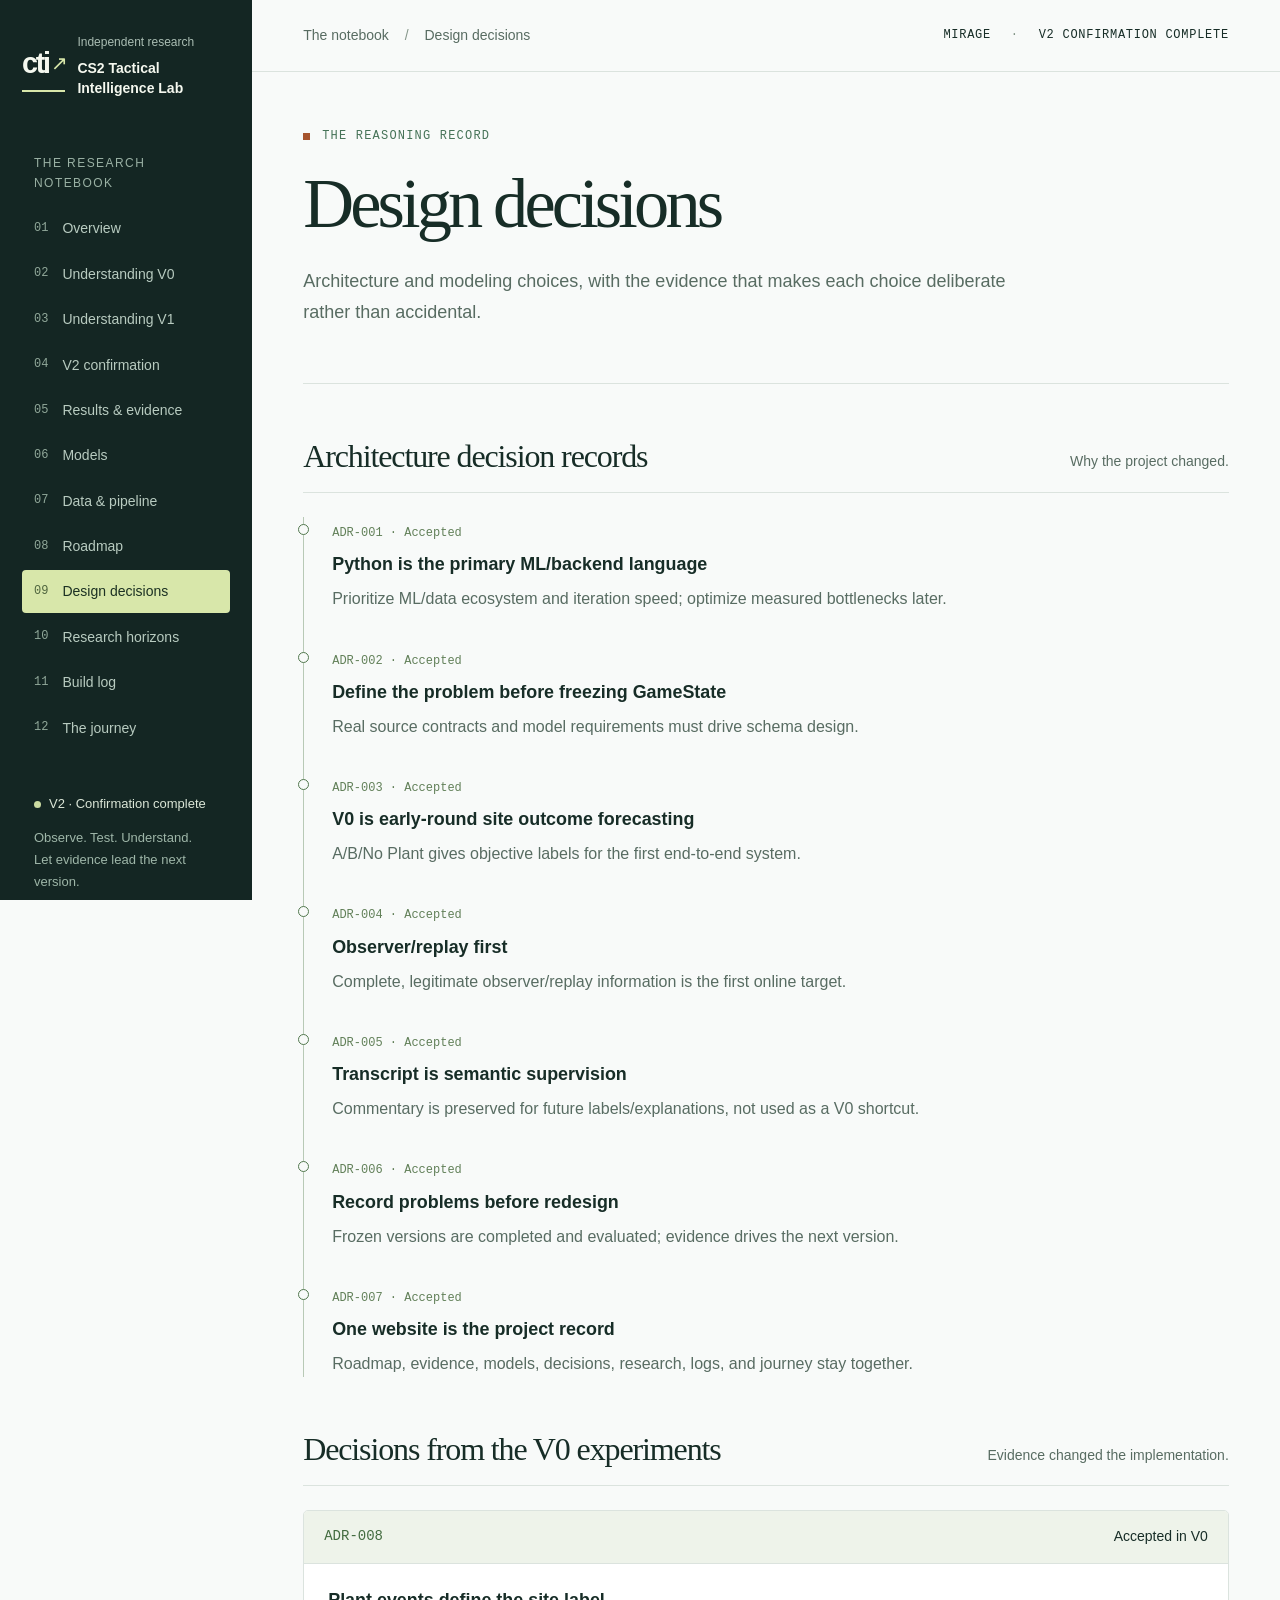
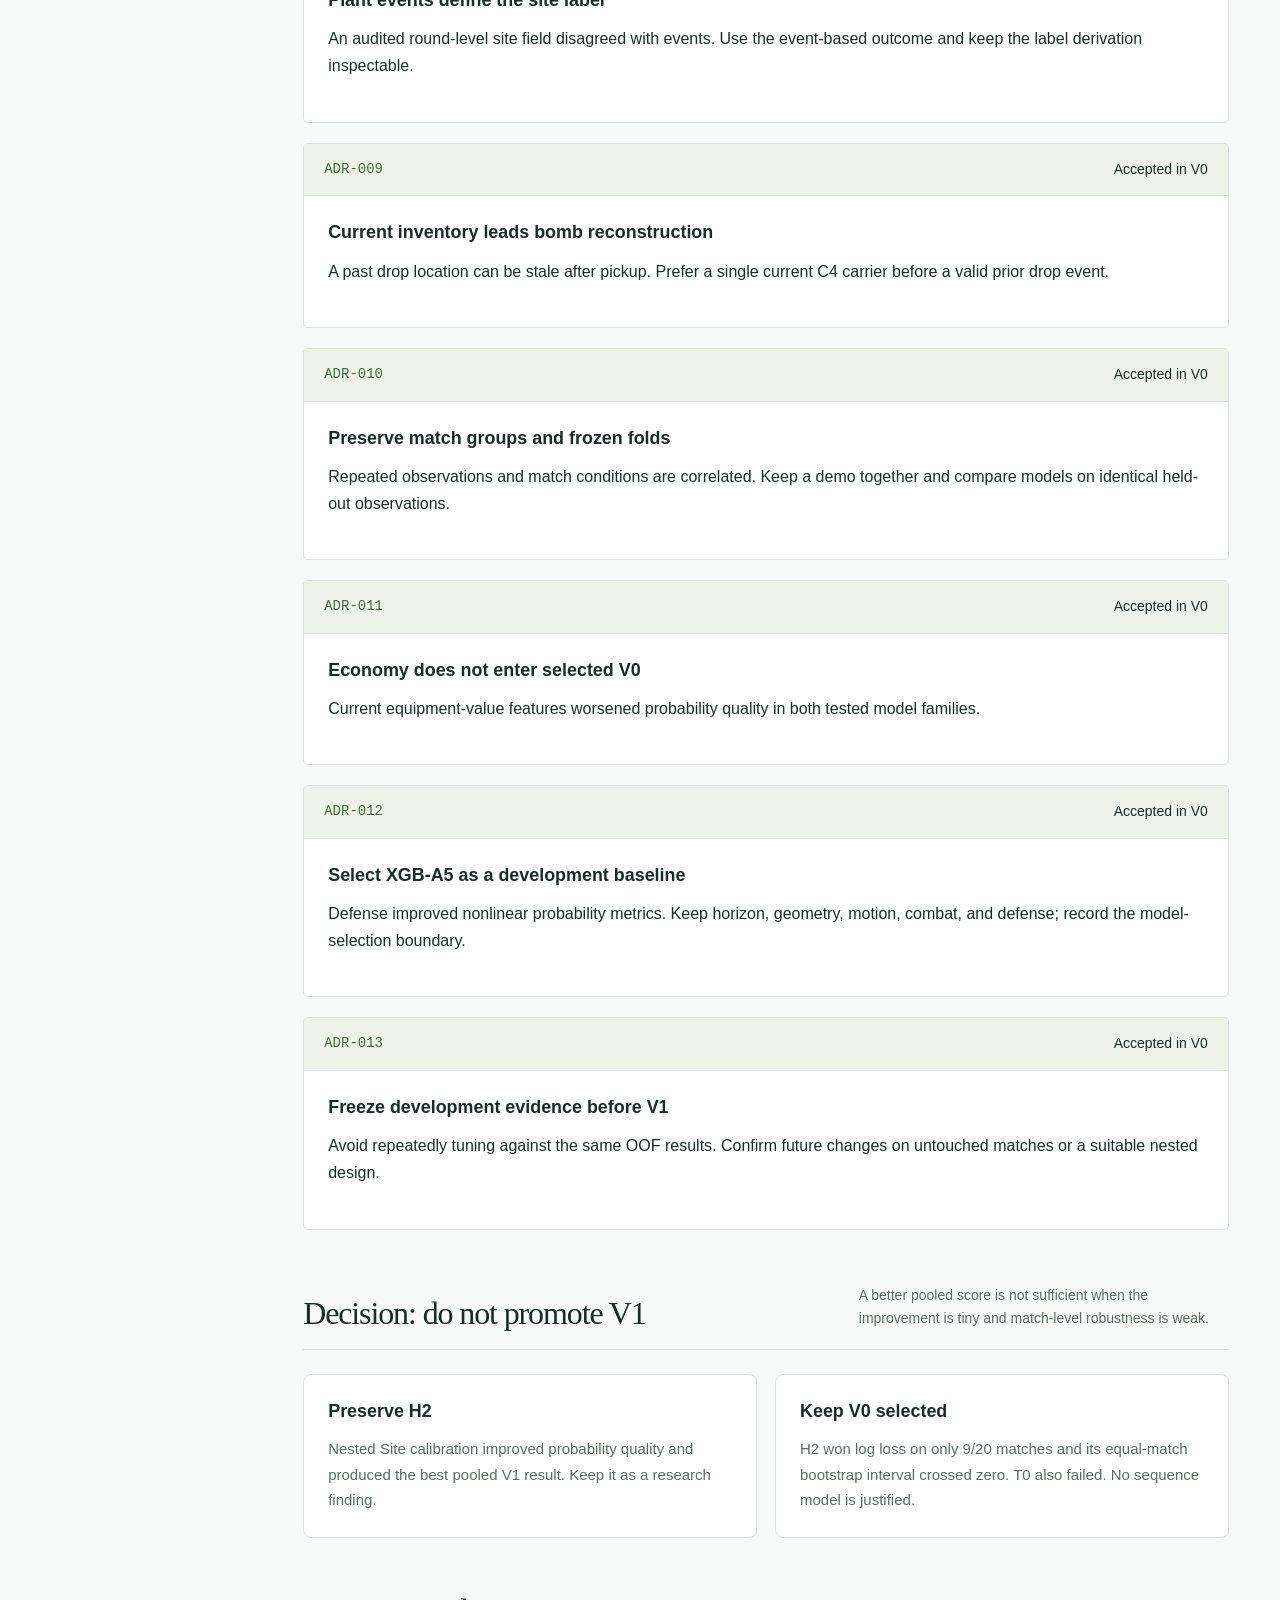
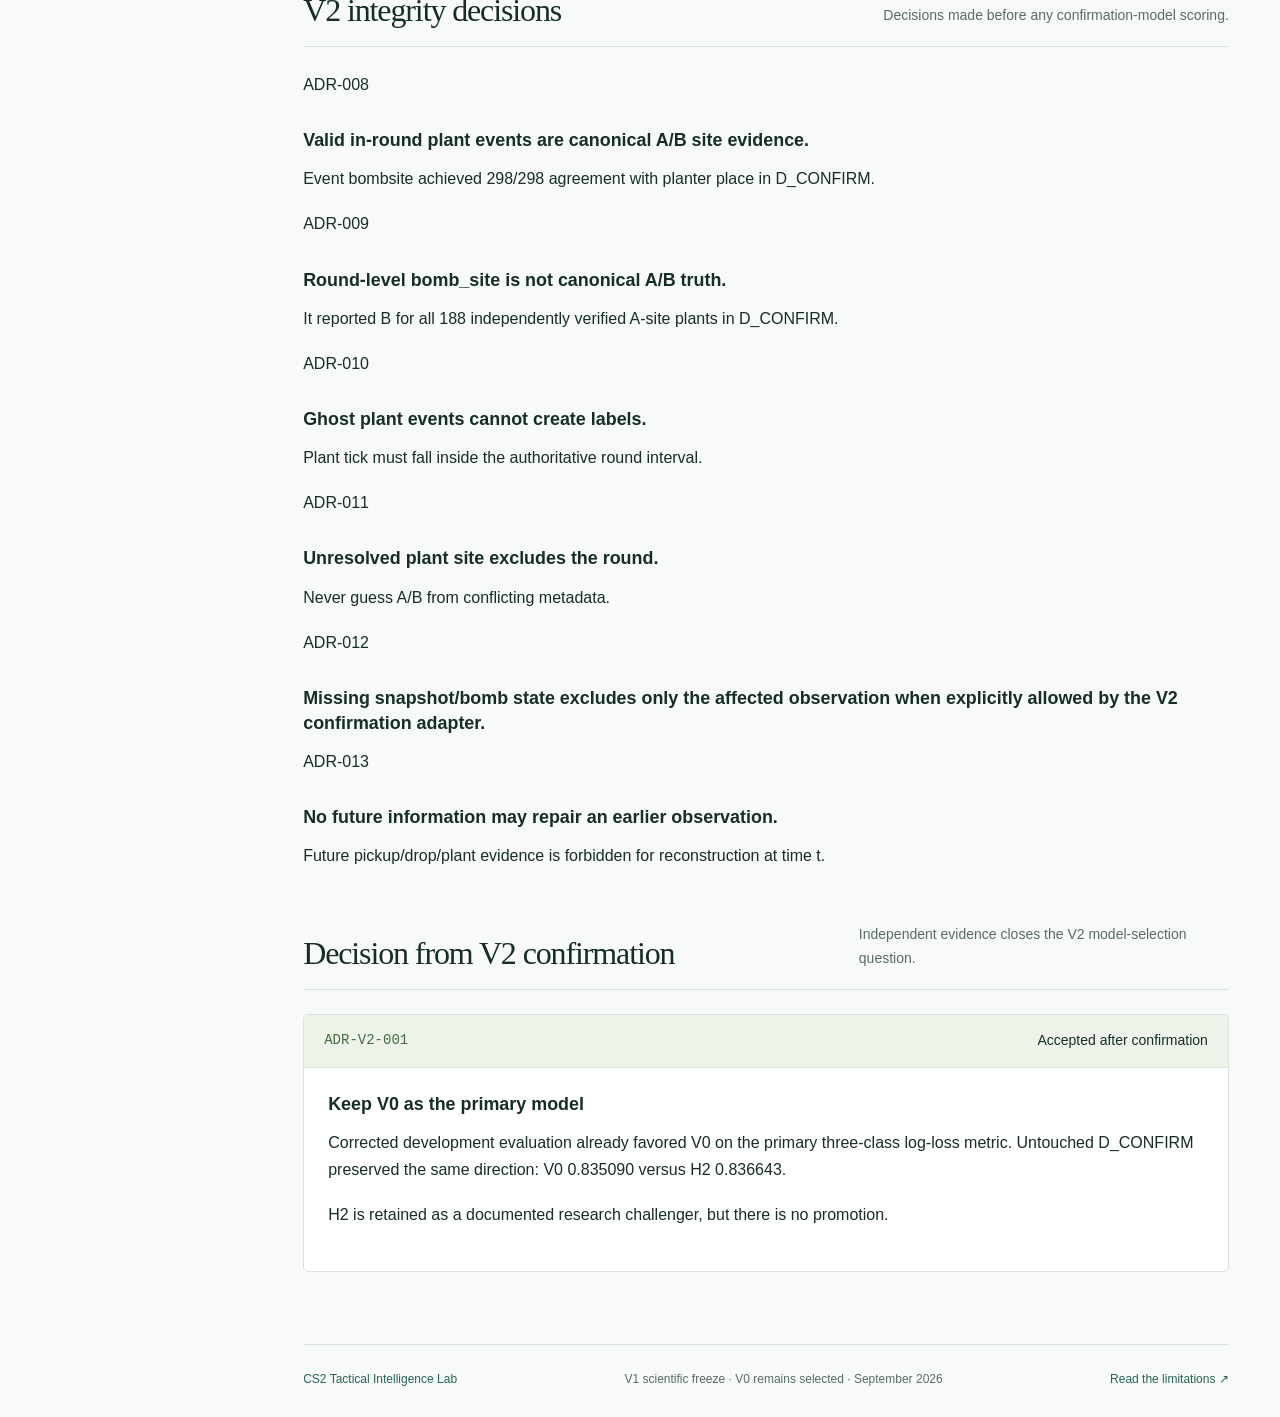
<file: site/pages/decisions.html>
<!doctype html>
<html lang="en"><head><meta charset="utf-8"><meta name="viewport" content="width=device-width,initial-scale=1"><meta name="description" content="Architecture and modeling choices, with the evidence that makes each choice deliberate rather than accidental."><meta name="theme-color" content="#142623"><title>Design decisions — CS2 Tactical Intelligence Lab</title><link rel="stylesheet" href="../assets/style.css?v=v2-confirmation"></head>
<body data-page="decisions"><a class="skip-link" href="#main">Skip to content</a><div class="shell"><aside class="side" id="site-navigation" aria-label="Lab navigation"><a class="brand" href="../index.html"><span class="mark">cti<span>↗</span></span><span><small>Independent research</small><strong>CS2 Tactical<br>Intelligence Lab</strong></span></a><div class="nav-label">The research notebook</div><nav class="nav"><a data-page="home" href="../index.html"><span>01</span>Overview</a><a data-page="v0" href="../pages/v0.html"><span>02</span>Understanding V0</a><a data-page="v1" href="../pages/v1.html"><span>03</span>Understanding V1</a><a data-page="v2" href="../pages/v2.html"><span>04</span>V2 confirmation</a><a data-page="evidence" href="../pages/evidence.html"><span>05</span>Results & evidence</a><a data-page="models" href="../pages/models.html"><span>06</span>Models</a><a data-page="data" href="../pages/data.html"><span>07</span>Data & pipeline</a><a data-page="roadmap" href="../pages/roadmap.html"><span>08</span>Roadmap</a><a data-page="decisions" href="../pages/decisions.html" class="active" aria-current="page"><span>09</span>Design decisions</a><a data-page="research" href="../pages/research.html"><span>10</span>Research horizons</a><a data-page="build-log" href="../pages/build-log.html"><span>11</span>Build log</a><a data-page="journey" href="../pages/journey.html"><span>12</span>The journey</a></nav><div class="side-bottom"><div class="status"><i class="dot"></i>V2 · Confirmation complete</div><p>Observe. Test. Understand.<br>Let evidence lead the next version.</p><span class="edition">RESEARCH SERIES / 001</span></div></aside><div class="menu-backdrop" hidden></div><main class="main" id="main"><div class="top"><button class="menu" aria-controls="site-navigation" aria-expanded="false" aria-label="Open navigation">☰ <span>Menu</span></button><span class="breadcrumb">The notebook <span>/</span> Design decisions</span><span class="top-meta">MIRAGE <span>·</span> V2 CONFIRMATION COMPLETE</span></div><div class="content"><header class="hero"><div class="kicker">The reasoning record</div><h1>Design decisions</h1><p class="lead">Architecture and modeling choices, with the evidence that makes each choice deliberate rather than accidental.</p></header><section class="section"><div class="section-head"><h2>Architecture decision records</h2><p>Why the project changed.</p></div><div class="timeline"><div class="entry"><time>ADR-001 · Accepted</time><h3>Python is the primary ML/backend language</h3><p>Prioritize ML/data ecosystem and iteration speed; optimize measured bottlenecks later.</p></div><div class="entry"><time>ADR-002 · Accepted</time><h3>Define the problem before freezing GameState</h3><p>Real source contracts and model requirements must drive schema design.</p></div><div class="entry"><time>ADR-003 · Accepted</time><h3>V0 is early-round site outcome forecasting</h3><p>A/B/No Plant gives objective labels for the first end-to-end system.</p></div><div class="entry"><time>ADR-004 · Accepted</time><h3>Observer/replay first</h3><p>Complete, legitimate observer/replay information is the first online target.</p></div><div class="entry"><time>ADR-005 · Accepted</time><h3>Transcript is semantic supervision</h3><p>Commentary is preserved for future labels/explanations, not used as a V0 shortcut.</p></div><div class="entry"><time>ADR-006 · Accepted</time><h3>Record problems before redesign</h3><p>Frozen versions are completed and evaluated; evidence drives the next version.</p></div><div class="entry"><time>ADR-007 · Accepted</time><h3>One website is the project record</h3><p>Roadmap, evidence, models, decisions, research, logs, and journey stay together.</p></div></div></section><section class="section"><div class="section-head"><h2>Decisions from the V0 experiments</h2><p>Evidence changed the implementation.</p></div><article class="evidence"><div class="e-head"><span class="eid">ADR-008</span><span>Accepted in V0</span></div><div class="e-body"><h3>Plant events define the site label</h3><p>An audited round-level site field disagreed with events. Use the event-based outcome and keep the label derivation inspectable.</p></div></article><article class="evidence"><div class="e-head"><span class="eid">ADR-009</span><span>Accepted in V0</span></div><div class="e-body"><h3>Current inventory leads bomb reconstruction</h3><p>A past drop location can be stale after pickup. Prefer a single current C4 carrier before a valid prior drop event.</p></div></article><article class="evidence"><div class="e-head"><span class="eid">ADR-010</span><span>Accepted in V0</span></div><div class="e-body"><h3>Preserve match groups and frozen folds</h3><p>Repeated observations and match conditions are correlated. Keep a demo together and compare models on identical held-out observations.</p></div></article><article class="evidence"><div class="e-head"><span class="eid">ADR-011</span><span>Accepted in V0</span></div><div class="e-body"><h3>Economy does not enter selected V0</h3><p>Current equipment-value features worsened probability quality in both tested model families.</p></div></article><article class="evidence"><div class="e-head"><span class="eid">ADR-012</span><span>Accepted in V0</span></div><div class="e-body"><h3>Select XGB-A5 as a development baseline</h3><p>Defense improved nonlinear probability metrics. Keep horizon, geometry, motion, combat, and defense; record the model-selection boundary.</p></div></article><article class="evidence"><div class="e-head"><span class="eid">ADR-013</span><span>Accepted in V0</span></div><div class="e-body"><h3>Freeze development evidence before V1</h3><p>Avoid repeatedly tuning against the same OOF results. Confirm future changes on untouched matches or a suitable nested design.</p></div></article></section><!-- V1-SCIENTIFIC-FREEZE -->
<section
  class="section"
  id="v1-freeze"
>

  <div class="section-head">

    <h2>
      Decision: do not promote V1
    </h2>

    <p>
      A better pooled score is not sufficient when
      the improvement is tiny and match-level robustness
      is weak.
    </p>

  </div>


  <div class="grid">

    <article class="card half">

      <h3>
        Preserve H2
      </h3>

      <p>
        Nested Site calibration improved probability
        quality and produced the best pooled V1 result.

        Keep it as a research finding.
      </p>

    </article>


    <article class="card half">

      <h3>
        Keep V0 selected
      </h3>

      <p>
        H2 won log loss on only 9/20 matches and its
        equal-match bootstrap interval crossed zero.

        T0 also failed.

        No sequence model is justified.
      </p>

    </article>

  </div>

</section>
<!-- V2-INTEGRITY-REPAIR -->
<section class="section" id="v2-integrity">

  <div class="section-head">
    <h2>
      V2 integrity decisions
    </h2>

    <p>
      Decisions made before any confirmation-model scoring.
    </p>
  </div>

  <div class="decision-list">

    <article class="decision">
      <span>ADR-008</span>
      <div>
        <h3>
          Valid in-round plant events are
          canonical A/B site evidence.
        </h3>
        <p>
          Event bombsite achieved 298/298 agreement
          with planter place in D_CONFIRM.
        </p>
      </div>
    </article>

    <article class="decision">
      <span>ADR-009</span>
      <div>
        <h3>
          Round-level bomb_site is not
          canonical A/B truth.
        </h3>
        <p>
          It reported B for all 188 independently
          verified A-site plants in D_CONFIRM.
        </p>
      </div>
    </article>

    <article class="decision">
      <span>ADR-010</span>
      <div>
        <h3>
          Ghost plant events cannot create labels.
        </h3>
        <p>
          Plant tick must fall inside the
          authoritative round interval.
        </p>
      </div>
    </article>

    <article class="decision">
      <span>ADR-011</span>
      <div>
        <h3>
          Unresolved plant site excludes the round.
        </h3>
        <p>
          Never guess A/B from conflicting metadata.
        </p>
      </div>
    </article>

    <article class="decision">
      <span>ADR-012</span>
      <div>
        <h3>
          Missing snapshot/bomb state excludes only
          the affected observation when explicitly
          allowed by the V2 confirmation adapter.
        </h3>
      </div>
    </article>

    <article class="decision">
      <span>ADR-013</span>
      <div>
        <h3>
          No future information may repair
          an earlier observation.
        </h3>
        <p>
          Future pickup/drop/plant evidence is
          forbidden for reconstruction at time t.
        </p>
      </div>
    </article>

  </div>

</section>
<!-- V2-CONFIRMATION-FINAL -->
<section class="section">
  <div class="section-head">
    <h2>Decision from V2 confirmation</h2>

    <p>
      Independent evidence closes the V2 model-selection
      question.
    </p>
  </div>

  <article class="evidence">
    <div class="e-head">
      <span class="eid">ADR-V2-001</span>
      <span>Accepted after confirmation</span>
    </div>

    <div class="e-body">
      <h3>Keep V0 as the primary model</h3>

      <p>
        Corrected development evaluation already favored V0
        on the primary three-class log-loss metric.
        Untouched D_CONFIRM preserved the same direction:
        V0 0.835090 versus H2 0.836643.
      </p>

      <p>
        H2 is retained as a documented research challenger,
        but there is no promotion.
      </p>
    </div>
  </article>
</section>
<footer class="footer"><a href="../index.html">CS2 Tactical Intelligence Lab</a><span>V1 scientific freeze · V0 remains selected · September 2026</span><a href="../pages/v0.html#limitations">Read the limitations ↗</a></footer></div></main></div><script src="../assets/site.js"></script></body></html>
</file>
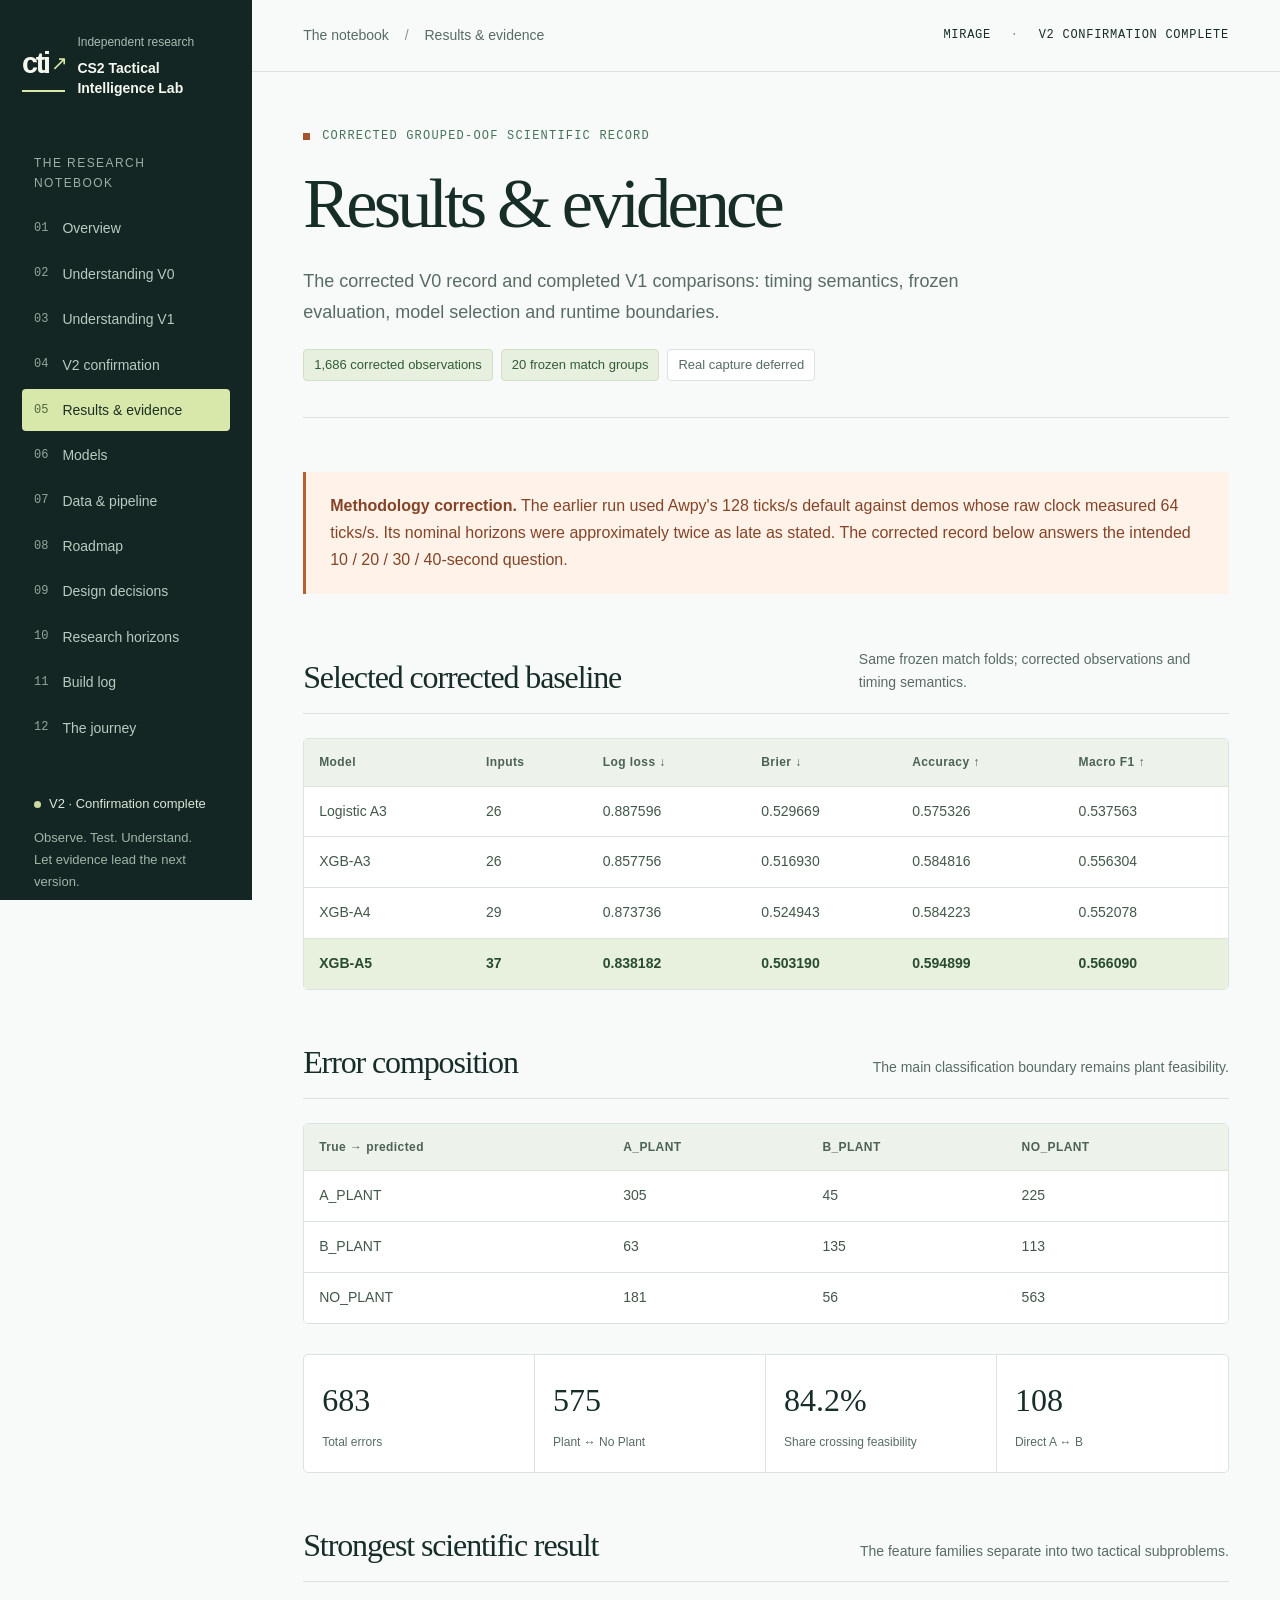
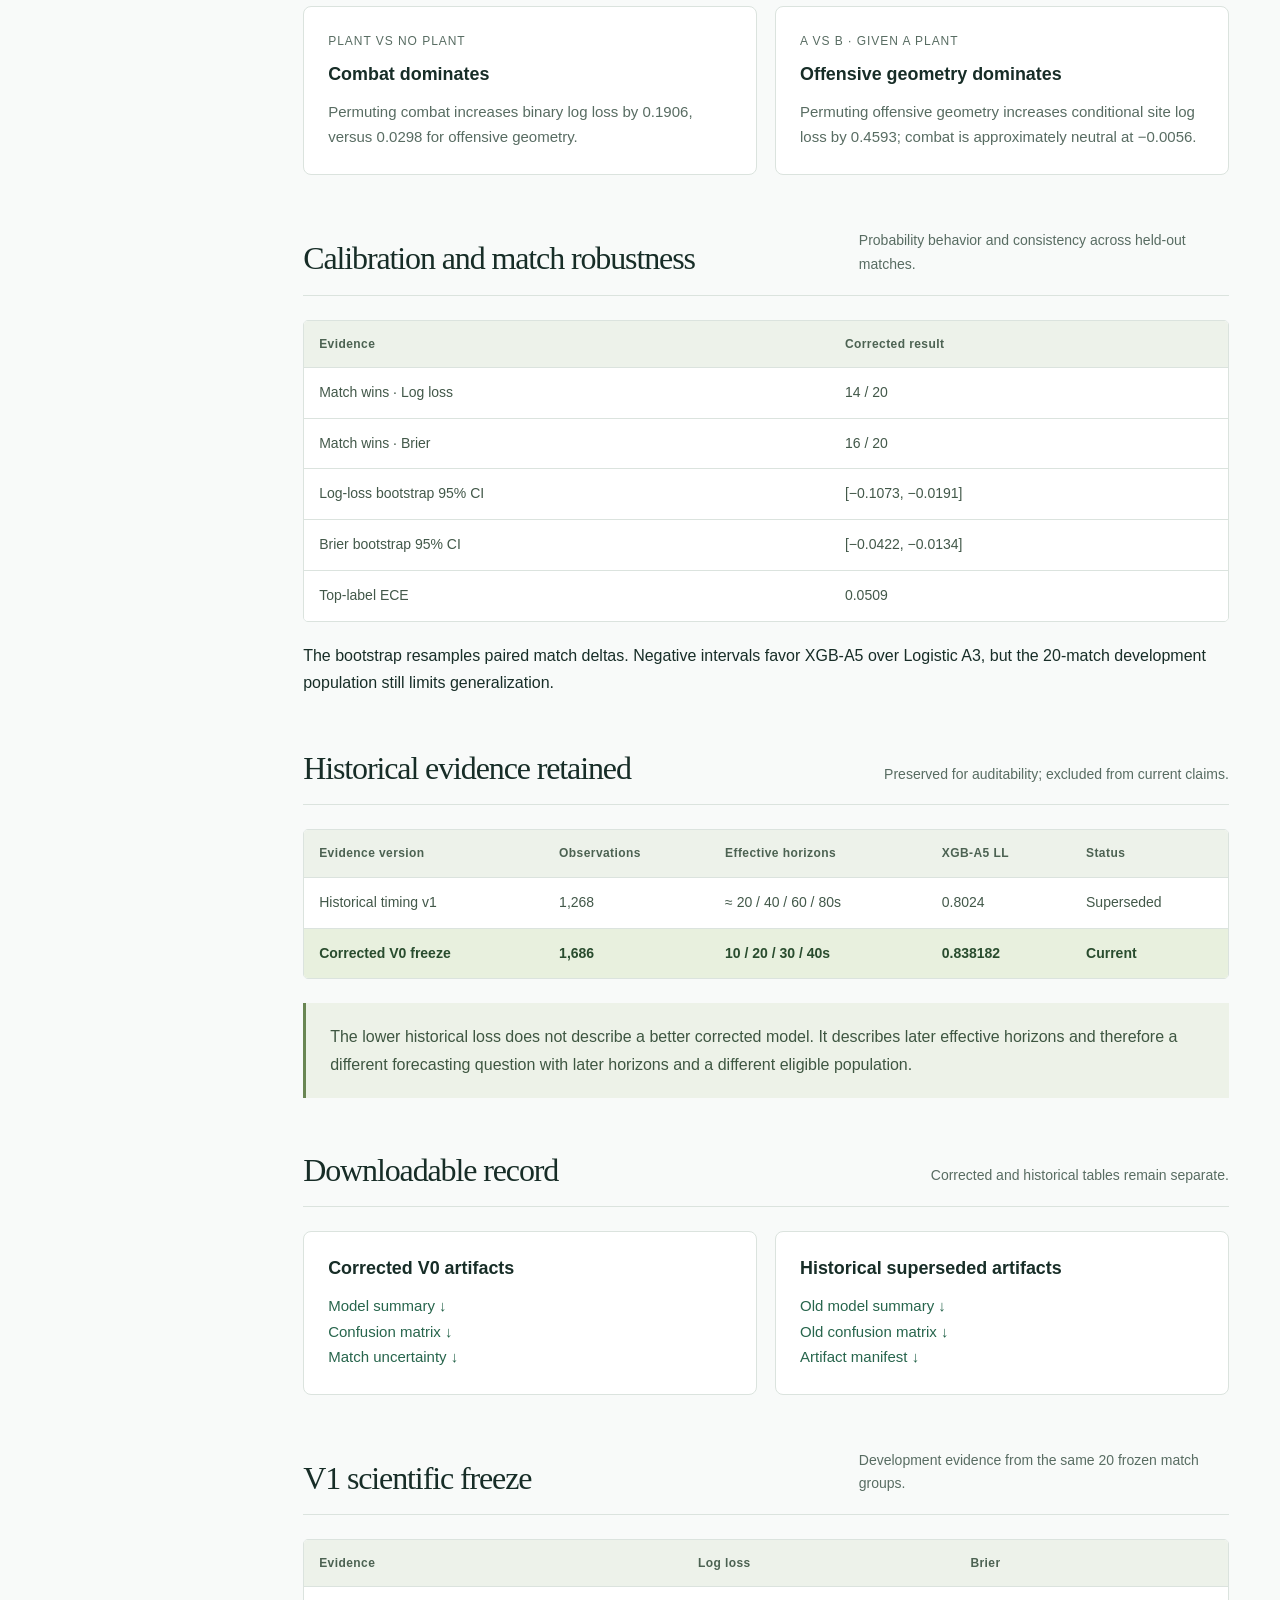
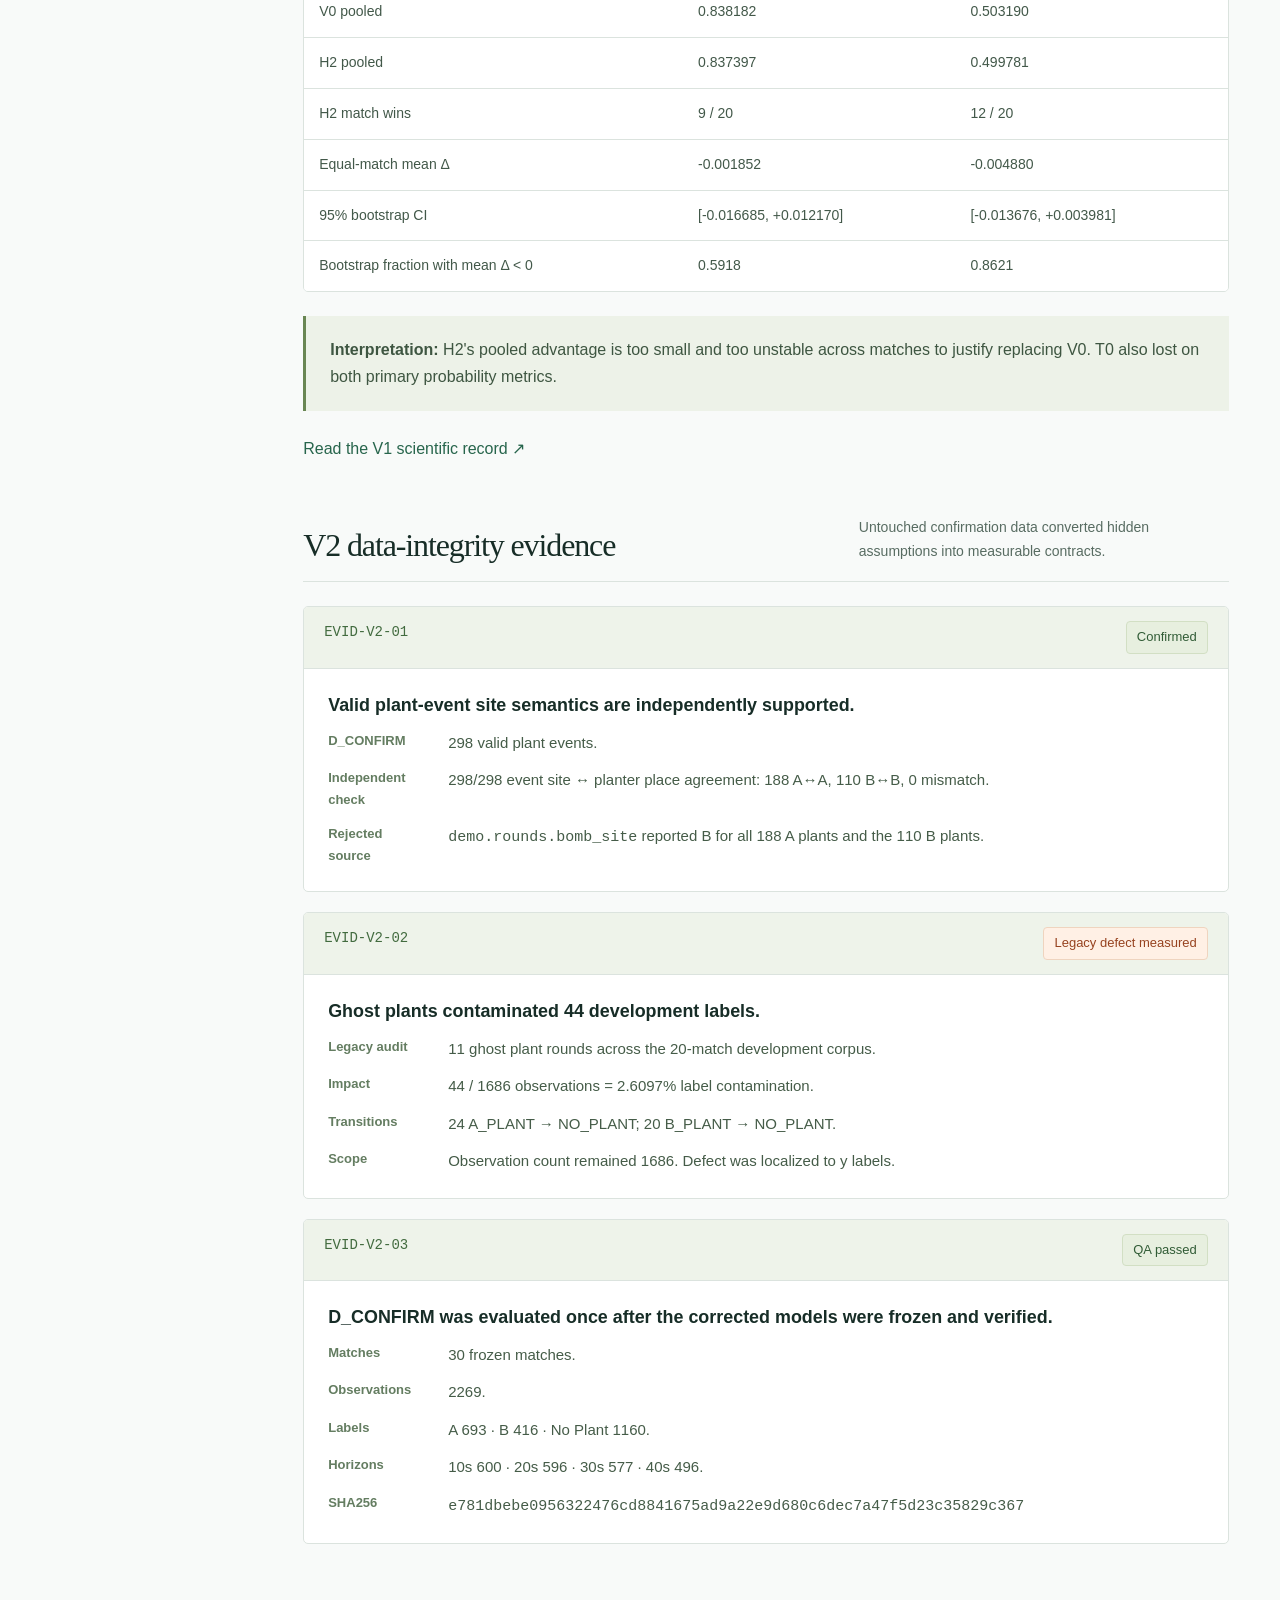
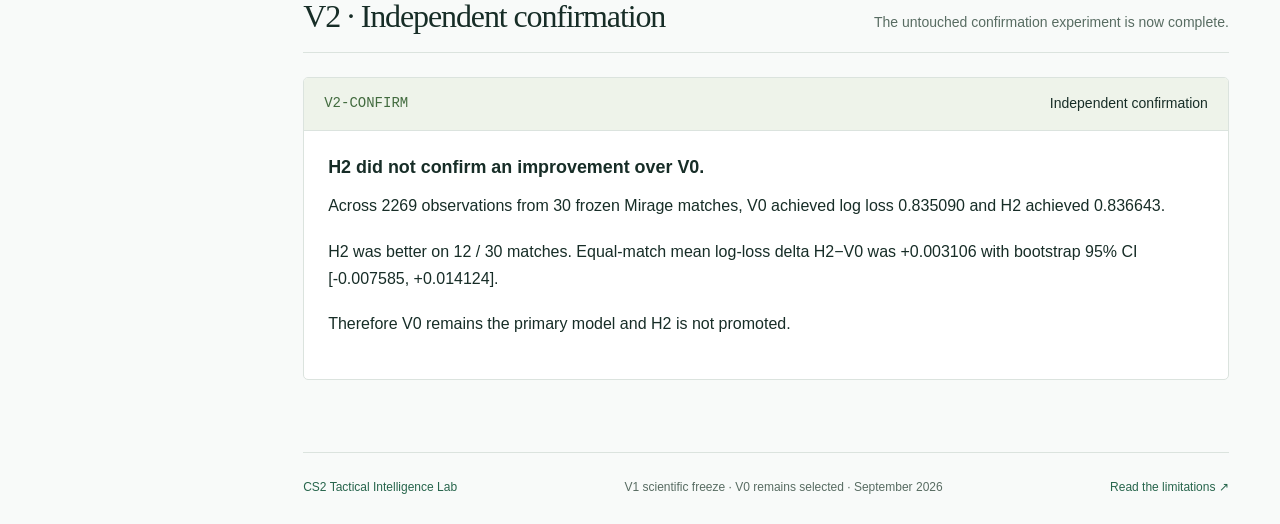
<file: site/pages/evidence.html>
<!doctype html>
<html lang="en"><head><meta charset="utf-8"><meta name="viewport" content="width=device-width,initial-scale=1"><meta name="description" content="Measured findings, traceable sources, and the boundaries that keep the conclusions honest."><meta name="theme-color" content="#142623"><title>Results & evidence — CS2 Tactical Intelligence Lab</title><link rel="stylesheet" href="../assets/style.css?v=v2-confirmation"></head>
<body data-page="evidence"><a class="skip-link" href="#main">Skip to content</a><div class="shell"><aside class="side" id="site-navigation" aria-label="Lab navigation"><a class="brand" href="../index.html"><span class="mark">cti<span>↗</span></span><span><small>Independent research</small><strong>CS2 Tactical<br>Intelligence Lab</strong></span></a><div class="nav-label">The research notebook</div><nav class="nav"><a data-page="home" href="../index.html"><span>01</span>Overview</a><a data-page="v0" href="../pages/v0.html"><span>02</span>Understanding V0</a><a data-page="v1" href="../pages/v1.html"><span>03</span>Understanding V1</a><a data-page="v2" href="../pages/v2.html"><span>04</span>V2 confirmation</a><a data-page="evidence" href="../pages/evidence.html" class="active" aria-current="page"><span>05</span>Results & evidence</a><a data-page="models" href="../pages/models.html"><span>06</span>Models</a><a data-page="data" href="../pages/data.html"><span>07</span>Data & pipeline</a><a data-page="roadmap" href="../pages/roadmap.html"><span>08</span>Roadmap</a><a data-page="decisions" href="../pages/decisions.html"><span>09</span>Design decisions</a><a data-page="research" href="../pages/research.html"><span>10</span>Research horizons</a><a data-page="build-log" href="../pages/build-log.html"><span>11</span>Build log</a><a data-page="journey" href="../pages/journey.html"><span>12</span>The journey</a></nav><div class="side-bottom"><div class="status"><i class="dot"></i>V2 · Confirmation complete</div><p>Observe. Test. Understand.<br>Let evidence lead the next version.</p><span class="edition">RESEARCH SERIES / 001</span></div></aside><div class="menu-backdrop" hidden></div><main class="main" id="main"><div class="top"><button class="menu" aria-controls="site-navigation" aria-expanded="false" aria-label="Open navigation">☰ <span>Menu</span></button><span class="breadcrumb">The notebook <span>/</span> Results & evidence</span><span class="top-meta">MIRAGE <span>·</span> V2 CONFIRMATION COMPLETE</span></div><div class="content">
<header class="hero"><div class="kicker">Corrected grouped-OOF scientific record</div><h1>Results &amp; evidence</h1><p class="lead">The corrected V0 record and completed V1 comparisons: timing semantics, frozen evaluation, model selection and runtime boundaries.</p><div class="badges"><span class="badge ok">1,686 corrected observations</span><span class="badge ok">20 frozen match groups</span><span class="badge">Real capture deferred</span></div></header>
<section class="section"><div class="callout warn"><strong>Methodology correction.</strong> The earlier run used Awpy's 128 ticks/s default against demos whose raw clock measured 64 ticks/s. Its nominal horizons were approximately twice as late as stated. The corrected record below answers the intended 10 / 20 / 30 / 40-second question.</div></section>
<section class="section"><div class="section-head"><h2>Selected corrected baseline</h2><p>Same frozen match folds; corrected observations and timing semantics.</p></div><div class="table-wrap" role="region" aria-label="Research evidence table" tabindex="0"><table><thead><tr><th scope="col">Model</th><th scope="col">Inputs</th><th scope="col">Log loss ↓</th><th scope="col">Brier ↓</th><th scope="col">Accuracy ↑</th><th scope="col">Macro F1 ↑</th></tr></thead><tbody><tr><td>Logistic A3</td><td>26</td><td>0.887596</td><td>0.529669</td><td>0.575326</td><td>0.537563</td></tr><tr><td>XGB-A3</td><td>26</td><td>0.857756</td><td>0.516930</td><td>0.584816</td><td>0.556304</td></tr><tr><td>XGB-A4</td><td>29</td><td>0.873736</td><td>0.524943</td><td>0.584223</td><td>0.552078</td></tr><tr class="best"><td>XGB-A5</td><td>37</td><td>0.838182</td><td>0.503190</td><td>0.594899</td><td>0.566090</td></tr></tbody></table></div></section>
<section class="section"><div class="section-head"><h2>Error composition</h2><p>The main classification boundary remains plant feasibility.</p></div><div class="table-wrap" role="region" aria-label="Research evidence table" tabindex="0"><table><thead><tr><th scope="col">True → predicted</th><th scope="col">A_PLANT</th><th scope="col">B_PLANT</th><th scope="col">NO_PLANT</th></tr></thead><tbody><tr><td>A_PLANT</td><td>305</td><td>45</td><td>225</td></tr><tr><td>B_PLANT</td><td>63</td><td>135</td><td>113</td></tr><tr><td>NO_PLANT</td><td>181</td><td>56</td><td>563</td></tr></tbody></table></div><div class="metric-strip"><div><strong>683</strong><span>Total errors</span></div><div><strong>575</strong><span>Plant ↔ No Plant</span></div><div><strong>84.2%</strong><span>Share crossing feasibility</span></div><div><strong>108</strong><span>Direct A ↔ B</span></div></div></section>
<section class="section"><div class="section-head"><h2>Strongest scientific result</h2><p>The feature families separate into two tactical subproblems.</p></div><div class="grid"><article class="card half"><div class="stat-label">Plant vs No Plant</div><h3>Combat dominates</h3><p>Permuting combat increases binary log loss by 0.1906, versus 0.0298 for offensive geometry.</p></article><article class="card half"><div class="stat-label">A vs B · given a plant</div><h3>Offensive geometry dominates</h3><p>Permuting offensive geometry increases conditional site log loss by 0.4593; combat is approximately neutral at −0.0056.</p></article></div></section>
<section class="section"><div class="section-head"><h2>Calibration and match robustness</h2><p>Probability behavior and consistency across held-out matches.</p></div><div class="table-wrap" role="region" aria-label="Research evidence table" tabindex="0"><table><thead><tr><th scope="col">Evidence</th><th scope="col">Corrected result</th></tr></thead><tbody><tr><td>Match wins · Log loss</td><td>14 / 20</td></tr><tr><td>Match wins · Brier</td><td>16 / 20</td></tr><tr><td>Log-loss bootstrap 95% CI</td><td>[−0.1073, −0.0191]</td></tr><tr><td>Brier bootstrap 95% CI</td><td>[−0.0422, −0.0134]</td></tr><tr><td>Top-label ECE</td><td>0.0509</td></tr></tbody></table></div><p>The bootstrap resamples paired match deltas. Negative intervals favor XGB-A5 over Logistic A3, but the 20-match development population still limits generalization.</p></section>
<section class="section" id="historical"><div class="section-head"><h2>Historical evidence retained</h2><p>Preserved for auditability; excluded from current claims.</p></div><div class="table-wrap" role="region" aria-label="Research evidence table" tabindex="0"><table><thead><tr><th scope="col">Evidence version</th><th scope="col">Observations</th><th scope="col">Effective horizons</th><th scope="col">XGB-A5 LL</th><th scope="col">Status</th></tr></thead><tbody><tr><td>Historical timing v1</td><td>1,268</td><td>≈ 20 / 40 / 60 / 80s</td><td>0.8024</td><td>Superseded</td></tr><tr class="best"><td>Corrected V0 freeze</td><td>1,686</td><td>10 / 20 / 30 / 40s</td><td>0.838182</td><td>Current</td></tr></tbody></table></div><div class="callout">The lower historical loss does not describe a better corrected model. It describes later effective horizons and therefore a different forecasting question with later horizons and a different eligible population.</div></section>
<section class="section"><div class="section-head"><h2>Downloadable record</h2><p>Corrected and historical tables remain separate.</p></div><div class="grid"><article class="card half"><h3>Corrected V0 artifacts</h3><p><a href="../assets/data/corrected/v0_tc_model_summary.csv">Model summary ↓</a><br><a href="../assets/data/corrected/v0_tc_xgb_a5_confusion_matrix.csv">Confusion matrix ↓</a><br><a href="../assets/data/corrected/v0_tc_match_uncertainty.csv">Match uncertainty ↓</a></p></article><article class="card half"><h3>Historical superseded artifacts</h3><p><a href="../assets/data/historical/v0_xgboost_summary.csv">Old model summary ↓</a><br><a href="../assets/data/historical/v0_xgb_a5_confusion_matrix.csv">Old confusion matrix ↓</a><br><a href="../assets/data/manifest.json">Artifact manifest ↓</a></p></article></div></section><!-- V1-SCIENTIFIC-FREEZE -->
<section
  class="section"
  id="v1-freeze"
>

  <div class="section-head">

    <h2>
      V1 scientific freeze
    </h2>

    <p>
      Development evidence from the same
      20 frozen match groups.
    </p>

  </div>


  <div
    class="table-wrap"
    role="region"
    aria-label="V1 robustness evidence"
    tabindex="0"
  >

    <table>

      <thead>

        <tr>
          <th>Evidence</th>
          <th>Log loss</th>
          <th>Brier</th>
        </tr>

      </thead>


      <tbody>

        <tr>
          <td>V0 pooled</td>
          <td>0.838182</td>
          <td>0.503190</td>
        </tr>

        <tr>
          <td>H2 pooled</td>
          <td>0.837397</td>
          <td>0.499781</td>
        </tr>

        <tr>
          <td>H2 match wins</td>
          <td>9 / 20</td>
          <td>12 / 20</td>
        </tr>

        <tr>
          <td>Equal-match mean Δ</td>
          <td>-0.001852</td>
          <td>-0.004880</td>
        </tr>

        <tr>
          <td>95% bootstrap CI</td>
          <td>[-0.016685, +0.012170]</td>
          <td>[-0.013676, +0.003981]</td>
        </tr>

        <tr>
          <td>Bootstrap fraction with mean Δ &lt; 0</td>
          <td>0.5918</td>
          <td>0.8621</td>
        </tr>

      </tbody>

    </table>

  </div>


  <div class="callout">

    <strong>
      Interpretation:
    </strong>

    H2's pooled advantage is too small and too unstable
    across matches to justify replacing V0.

    T0 also lost on both primary probability metrics.

  </div>


  <p>
    <a href="v1.html">
      Read the V1 scientific record ↗
    </a>
  </p>

</section>
<!-- V2-INTEGRITY-REPAIR -->
<section class="section" id="v2-integrity">

  <div class="section-head">
    <h2>V2 data-integrity evidence</h2>

    <p>
      Untouched confirmation data converted
      hidden assumptions into measurable contracts.
    </p>
  </div>

  <div class="evidence">

    <div class="e-head">
      <span class="eid">
        EVID-V2-01
      </span>

      <span class="badge ok">
        Confirmed
      </span>
    </div>

    <div class="e-body">

      <h3>
        Valid plant-event site semantics are
        independently supported.
      </h3>

      <div class="kv">

        <b>D_CONFIRM</b>
        <span>
          298 valid plant events.
        </span>

        <b>Independent check</b>
        <span>
          298/298 event site ↔ planter place agreement:
          188 A↔A,
          110 B↔B,
          0 mismatch.
        </span>

        <b>Rejected source</b>
        <span>
          <code>demo.rounds.bomb_site</code>
          reported B for all 188 A plants
          and the 110 B plants.
        </span>

      </div>
    </div>
  </div>

  <div class="evidence">

    <div class="e-head">
      <span class="eid">
        EVID-V2-02
      </span>

      <span class="badge warn">
        Legacy defect measured
      </span>
    </div>

    <div class="e-body">

      <h3>
        Ghost plants contaminated
        44 development labels.
      </h3>

      <div class="kv">

        <b>Legacy audit</b>
        <span>
          11 ghost plant rounds across
          the 20-match development corpus.
        </span>

        <b>Impact</b>
        <span>
          44 / 1686 observations =
          2.6097% label contamination.
        </span>

        <b>Transitions</b>
        <span>
          24 A_PLANT → NO_PLANT;
          20 B_PLANT → NO_PLANT.
        </span>

        <b>Scope</b>
        <span>
          Observation count remained 1686.
          Defect was localized to y labels.
        </span>

      </div>
    </div>
  </div>

  <div class="evidence">

    <div class="e-head">
      <span class="eid">
        EVID-V2-03
      </span>

      <span class="badge ok">
        QA passed
      </span>
    </div>

    <div class="e-body">

      <h3>
        D_CONFIRM was evaluated once after the corrected models were frozen and verified.
      </h3>

      <div class="kv">

        <b>Matches</b>
        <span>30 frozen matches.</span>

        <b>Observations</b>
        <span>2269.</span>

        <b>Labels</b>
        <span>
          A 693 · B 416 · No Plant 1160.
        </span>

        <b>Horizons</b>
        <span>
          10s 600 ·
          20s 596 ·
          30s 577 ·
          40s 496.
        </span>

        <b>SHA256</b>
        <span>
          <code>e781dbebe0956322476cd8841675ad9a22e9d680c6dec7a47f5d23c35829c367</code>
        </span>

      </div>
    </div>
  </div>

</section>
<!-- V2-CONFIRMATION-FINAL -->
<section class="section">
  <div class="section-head">
    <h2>V2 · Independent confirmation</h2>

    <p>
      The untouched confirmation experiment is now complete.
    </p>
  </div>

  <article class="evidence">
    <div class="e-head">
      <span class="eid">V2-CONFIRM</span>
      <span>Independent confirmation</span>
    </div>

    <div class="e-body">
      <h3>
        H2 did not confirm an improvement over V0.
      </h3>

      <p>
        Across 2269 observations from 30 frozen Mirage
        matches, V0 achieved log loss 0.835090 and H2
        achieved 0.836643.
      </p>

      <p>
        H2 was better on 12 / 30 matches.
        Equal-match mean log-loss delta H2−V0 was
        +0.003106 with bootstrap 95% CI
        [-0.007585, +0.014124].
      </p>

      <p>
        Therefore V0 remains the primary model and
        H2 is not promoted.
      </p>
    </div>
  </article>
</section>
<footer class="footer"><a href="../index.html">CS2 Tactical Intelligence Lab</a><span>V1 scientific freeze · V0 remains selected · September 2026</span><a href="../pages/v0.html#limitations">Read the limitations ↗</a></footer></div></main></div><script src="../assets/site.js"></script></body></html>
</file>
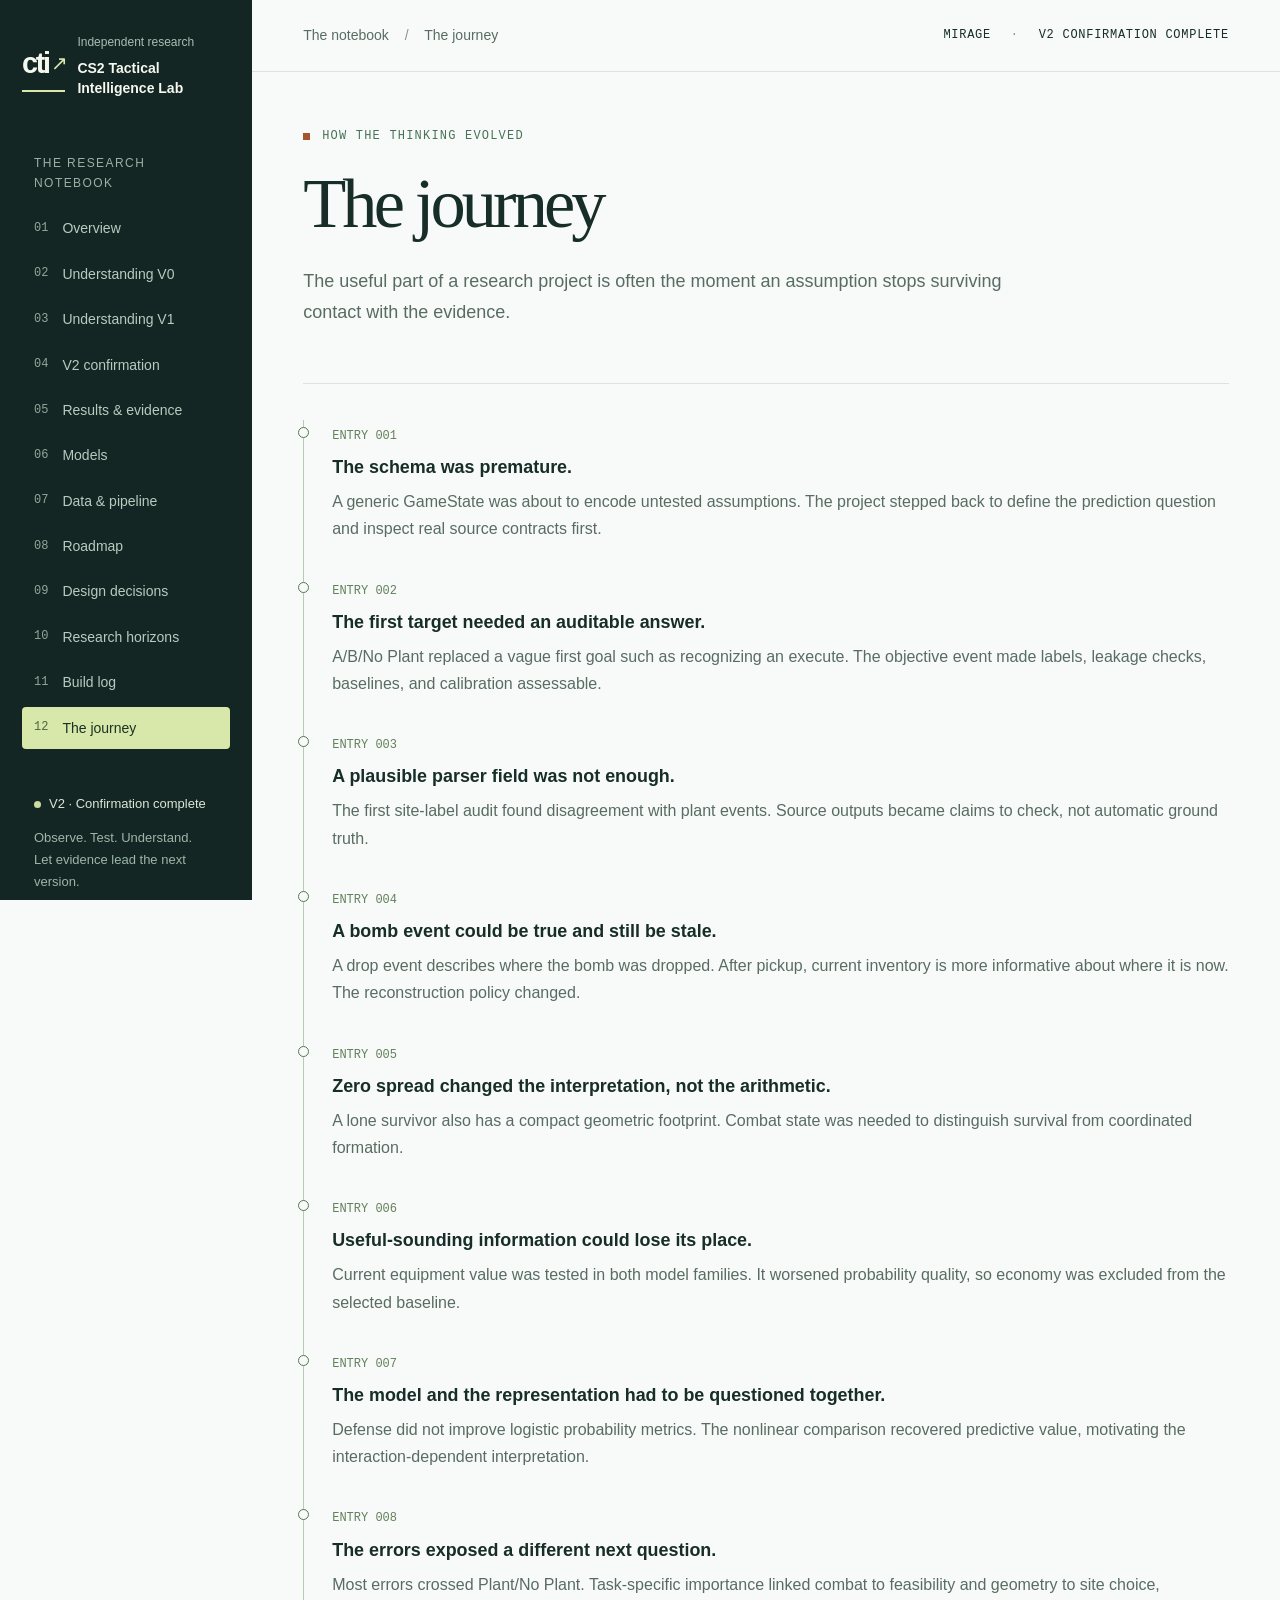
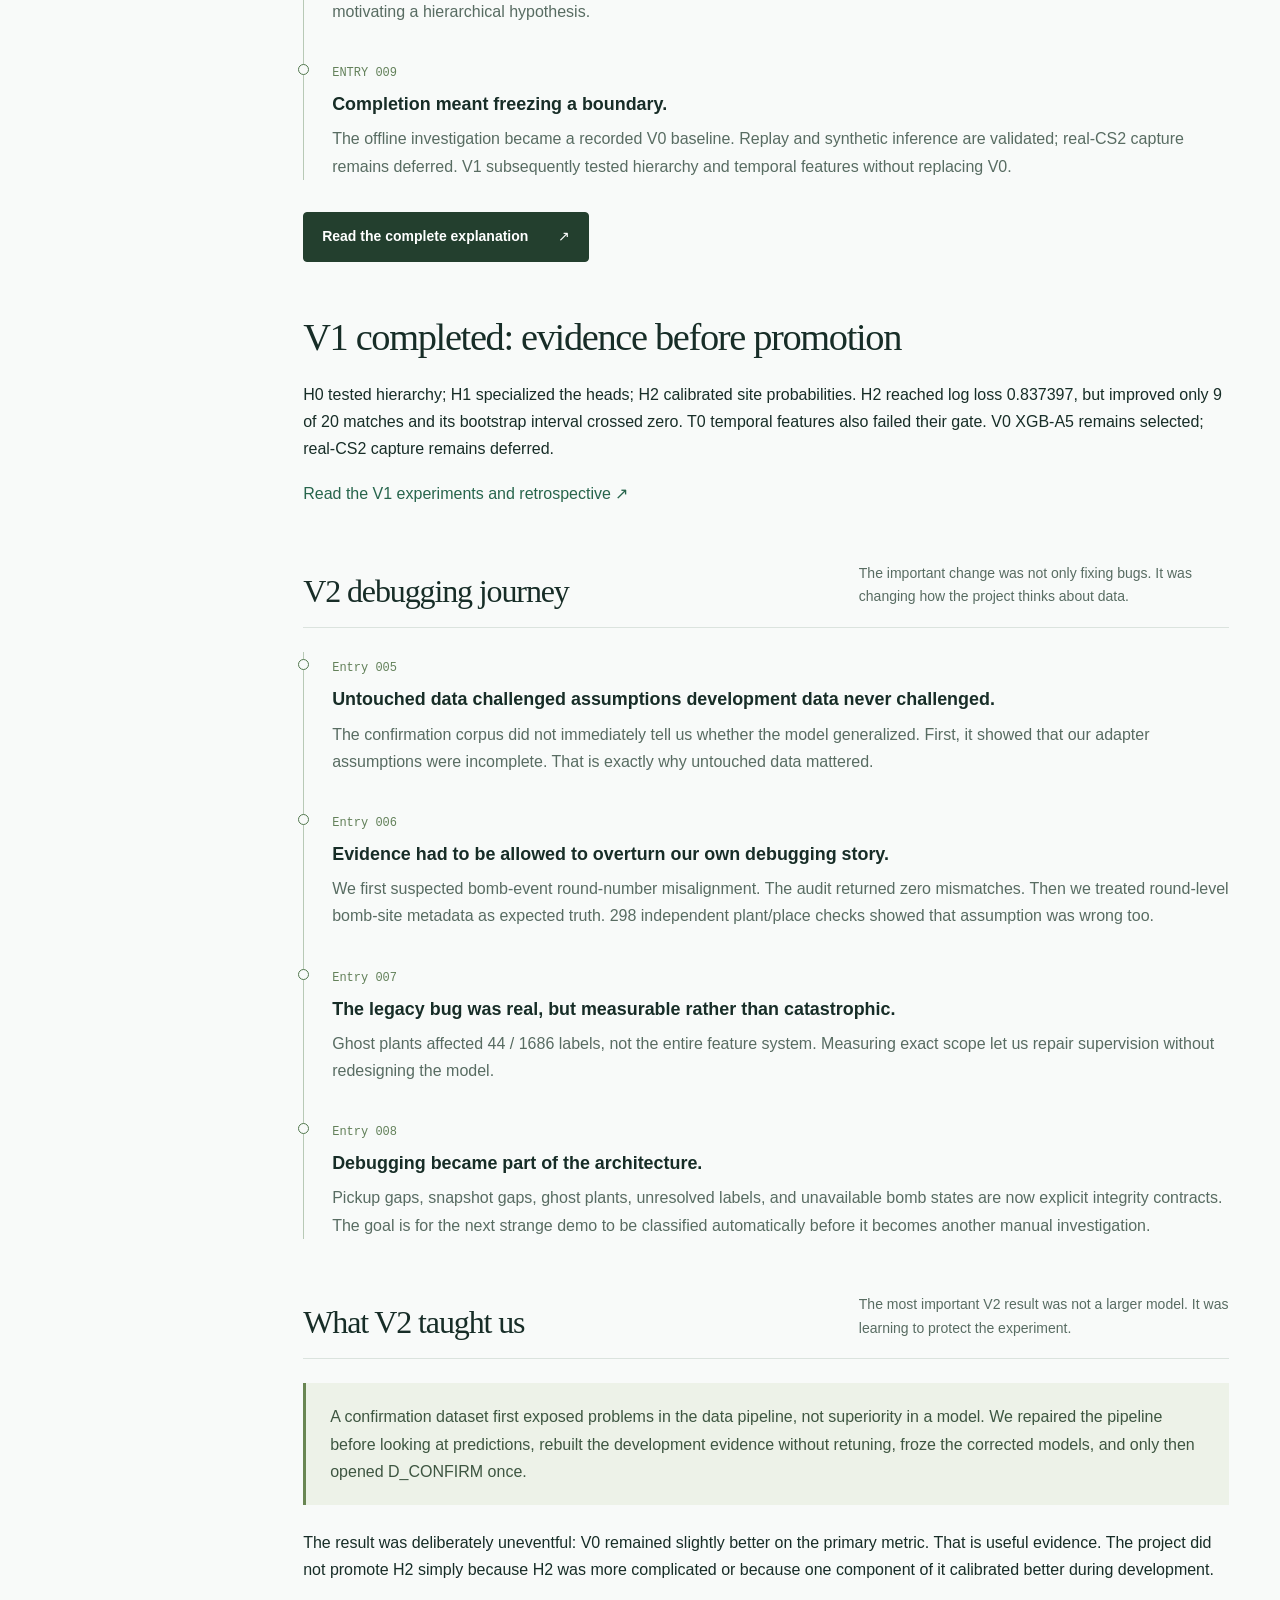
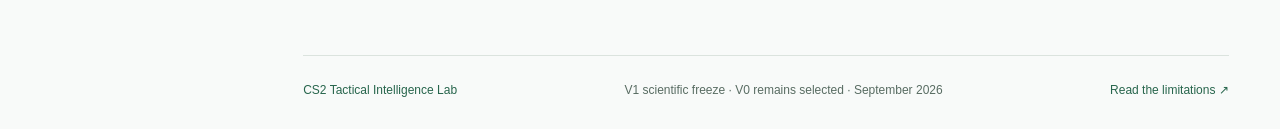
<file: site/pages/journey.html>
<!doctype html>
<html lang="en"><head><meta charset="utf-8"><meta name="viewport" content="width=device-width,initial-scale=1"><meta name="description" content="The useful part of a research project is often the moment an assumption stops surviving contact with the evidence."><meta name="theme-color" content="#142623"><title>The journey — CS2 Tactical Intelligence Lab</title><link rel="stylesheet" href="../assets/style.css?v=v2-confirmation"></head>
<body data-page="journey"><a class="skip-link" href="#main">Skip to content</a><div class="shell"><aside class="side" id="site-navigation" aria-label="Lab navigation"><a class="brand" href="../index.html"><span class="mark">cti<span>↗</span></span><span><small>Independent research</small><strong>CS2 Tactical<br>Intelligence Lab</strong></span></a><div class="nav-label">The research notebook</div><nav class="nav"><a data-page="home" href="../index.html"><span>01</span>Overview</a><a data-page="v0" href="../pages/v0.html"><span>02</span>Understanding V0</a><a data-page="v1" href="../pages/v1.html"><span>03</span>Understanding V1</a><a data-page="v2" href="../pages/v2.html"><span>04</span>V2 confirmation</a><a data-page="evidence" href="../pages/evidence.html"><span>05</span>Results & evidence</a><a data-page="models" href="../pages/models.html"><span>06</span>Models</a><a data-page="data" href="../pages/data.html"><span>07</span>Data & pipeline</a><a data-page="roadmap" href="../pages/roadmap.html"><span>08</span>Roadmap</a><a data-page="decisions" href="../pages/decisions.html"><span>09</span>Design decisions</a><a data-page="research" href="../pages/research.html"><span>10</span>Research horizons</a><a data-page="build-log" href="../pages/build-log.html"><span>11</span>Build log</a><a data-page="journey" href="../pages/journey.html" class="active" aria-current="page"><span>12</span>The journey</a></nav><div class="side-bottom"><div class="status"><i class="dot"></i>V2 · Confirmation complete</div><p>Observe. Test. Understand.<br>Let evidence lead the next version.</p><span class="edition">RESEARCH SERIES / 001</span></div></aside><div class="menu-backdrop" hidden></div><main class="main" id="main"><div class="top"><button class="menu" aria-controls="site-navigation" aria-expanded="false" aria-label="Open navigation">☰ <span>Menu</span></button><span class="breadcrumb">The notebook <span>/</span> The journey</span><span class="top-meta">MIRAGE <span>·</span> V2 CONFIRMATION COMPLETE</span></div><div class="content"><header class="hero"><div class="kicker">How the thinking evolved</div><h1>The journey</h1><p class="lead">The useful part of a research project is often the moment an assumption stops surviving contact with the evidence.</p></header><div class="timeline"><article class="entry"><time>ENTRY 001</time><h3>The schema was premature.</h3><p>A generic GameState was about to encode untested assumptions. The project stepped back to define the prediction question and inspect real source contracts first.</p></article><article class="entry"><time>ENTRY 002</time><h3>The first target needed an auditable answer.</h3><p>A/B/No Plant replaced a vague first goal such as recognizing an execute. The objective event made labels, leakage checks, baselines, and calibration assessable.</p></article><article class="entry"><time>ENTRY 003</time><h3>A plausible parser field was not enough.</h3><p>The first site-label audit found disagreement with plant events. Source outputs became claims to check, not automatic ground truth.</p></article><article class="entry"><time>ENTRY 004</time><h3>A bomb event could be true and still be stale.</h3><p>A drop event describes where the bomb was dropped. After pickup, current inventory is more informative about where it is now. The reconstruction policy changed.</p></article><article class="entry"><time>ENTRY 005</time><h3>Zero spread changed the interpretation, not the arithmetic.</h3><p>A lone survivor also has a compact geometric footprint. Combat state was needed to distinguish survival from coordinated formation.</p></article><article class="entry"><time>ENTRY 006</time><h3>Useful-sounding information could lose its place.</h3><p>Current equipment value was tested in both model families. It worsened probability quality, so economy was excluded from the selected baseline.</p></article><article class="entry"><time>ENTRY 007</time><h3>The model and the representation had to be questioned together.</h3><p>Defense did not improve logistic probability metrics. The nonlinear comparison recovered predictive value, motivating the interaction-dependent interpretation.</p></article><article class="entry"><time>ENTRY 008</time><h3>The errors exposed a different next question.</h3><p>Most errors crossed Plant/No Plant. Task-specific importance linked combat to feasibility and geometry to site choice, motivating a hierarchical hypothesis.</p></article><article class="entry"><time>ENTRY 009</time><h3>Completion meant freezing a boundary.</h3><p>The offline investigation became a recorded V0 baseline. Replay and synthetic inference are validated; real-CS2 capture remains deferred. V1 subsequently tested hierarchy and temporal features without replacing V0.</p></article></div><a class="button" href="v0.html">Read the complete explanation <span>↗</span></a><section class="section" id="v1-completion"><h2>V1 completed: evidence before promotion</h2><p>H0 tested hierarchy; H1 specialized the heads; H2 calibrated site probabilities. H2 reached log loss 0.837397, but improved only 9 of 20 matches and its bootstrap interval crossed zero. T0 temporal features also failed their gate. V0 XGB-A5 remains selected; real-CS2 capture remains deferred.</p><a href="v1.html">Read the V1 experiments and retrospective ↗</a></section><!-- V2-INTEGRITY-REPAIR -->
<section class="section" id="v2-integrity">

  <div class="section-head">
    <h2>
      V2 debugging journey
    </h2>

    <p>
      The important change was not only
      fixing bugs.
      It was changing how the project
      thinks about data.
    </p>
  </div>

  <div class="timeline">

    <div class="entry">

      <time>Entry 005</time>

      <h3>
        Untouched data challenged assumptions
        development data never challenged.
      </h3>

      <p>
        The confirmation corpus did not immediately
        tell us whether the model generalized.

        First, it showed that our adapter assumptions
        were incomplete.

        That is exactly why untouched data mattered.
      </p>

    </div>

    <div class="entry">

      <time>Entry 006</time>

      <h3>
        Evidence had to be allowed to overturn
        our own debugging story.
      </h3>

      <p>
        We first suspected bomb-event round-number
        misalignment.

        The audit returned zero mismatches.

        Then we treated round-level bomb-site metadata
        as expected truth.

        298 independent plant/place checks showed
        that assumption was wrong too.
      </p>

    </div>

    <div class="entry">

      <time>Entry 007</time>

      <h3>
        The legacy bug was real,
        but measurable rather than catastrophic.
      </h3>

      <p>
        Ghost plants affected 44 / 1686 labels,
        not the entire feature system.

        Measuring exact scope let us repair
        supervision without redesigning the model.
      </p>

    </div>

    <div class="entry">

      <time>Entry 008</time>

      <h3>
        Debugging became part of the architecture.
      </h3>

      <p>
        Pickup gaps,
        snapshot gaps,
        ghost plants,
        unresolved labels,
        and unavailable bomb states
        are now explicit integrity contracts.

        The goal is for the next strange demo
        to be classified automatically
        before it becomes another manual investigation.
      </p>

    </div>

  </div>

</section>
<!-- V2-CONFIRMATION-FINAL -->
<section class="section">
  <div class="section-head">
    <h2>What V2 taught us</h2>

    <p>
      The most important V2 result was not a larger model.
      It was learning to protect the experiment.
    </p>
  </div>

  <div class="callout">
    A confirmation dataset first exposed problems in the data
    pipeline, not superiority in a model. We repaired the
    pipeline before looking at predictions, rebuilt the
    development evidence without retuning, froze the corrected
    models, and only then opened D_CONFIRM once.
  </div>

  <p>
    The result was deliberately uneventful:
    V0 remained slightly better on the primary metric.
    That is useful evidence. The project did not promote H2
    simply because H2 was more complicated or because one
    component of it calibrated better during development.
  </p>
</section>
<footer class="footer"><a href="../index.html">CS2 Tactical Intelligence Lab</a><span>V1 scientific freeze · V0 remains selected · September 2026</span><a href="../pages/v0.html#limitations">Read the limitations ↗</a></footer></div></main></div><script src="../assets/site.js"></script></body></html>
</file>
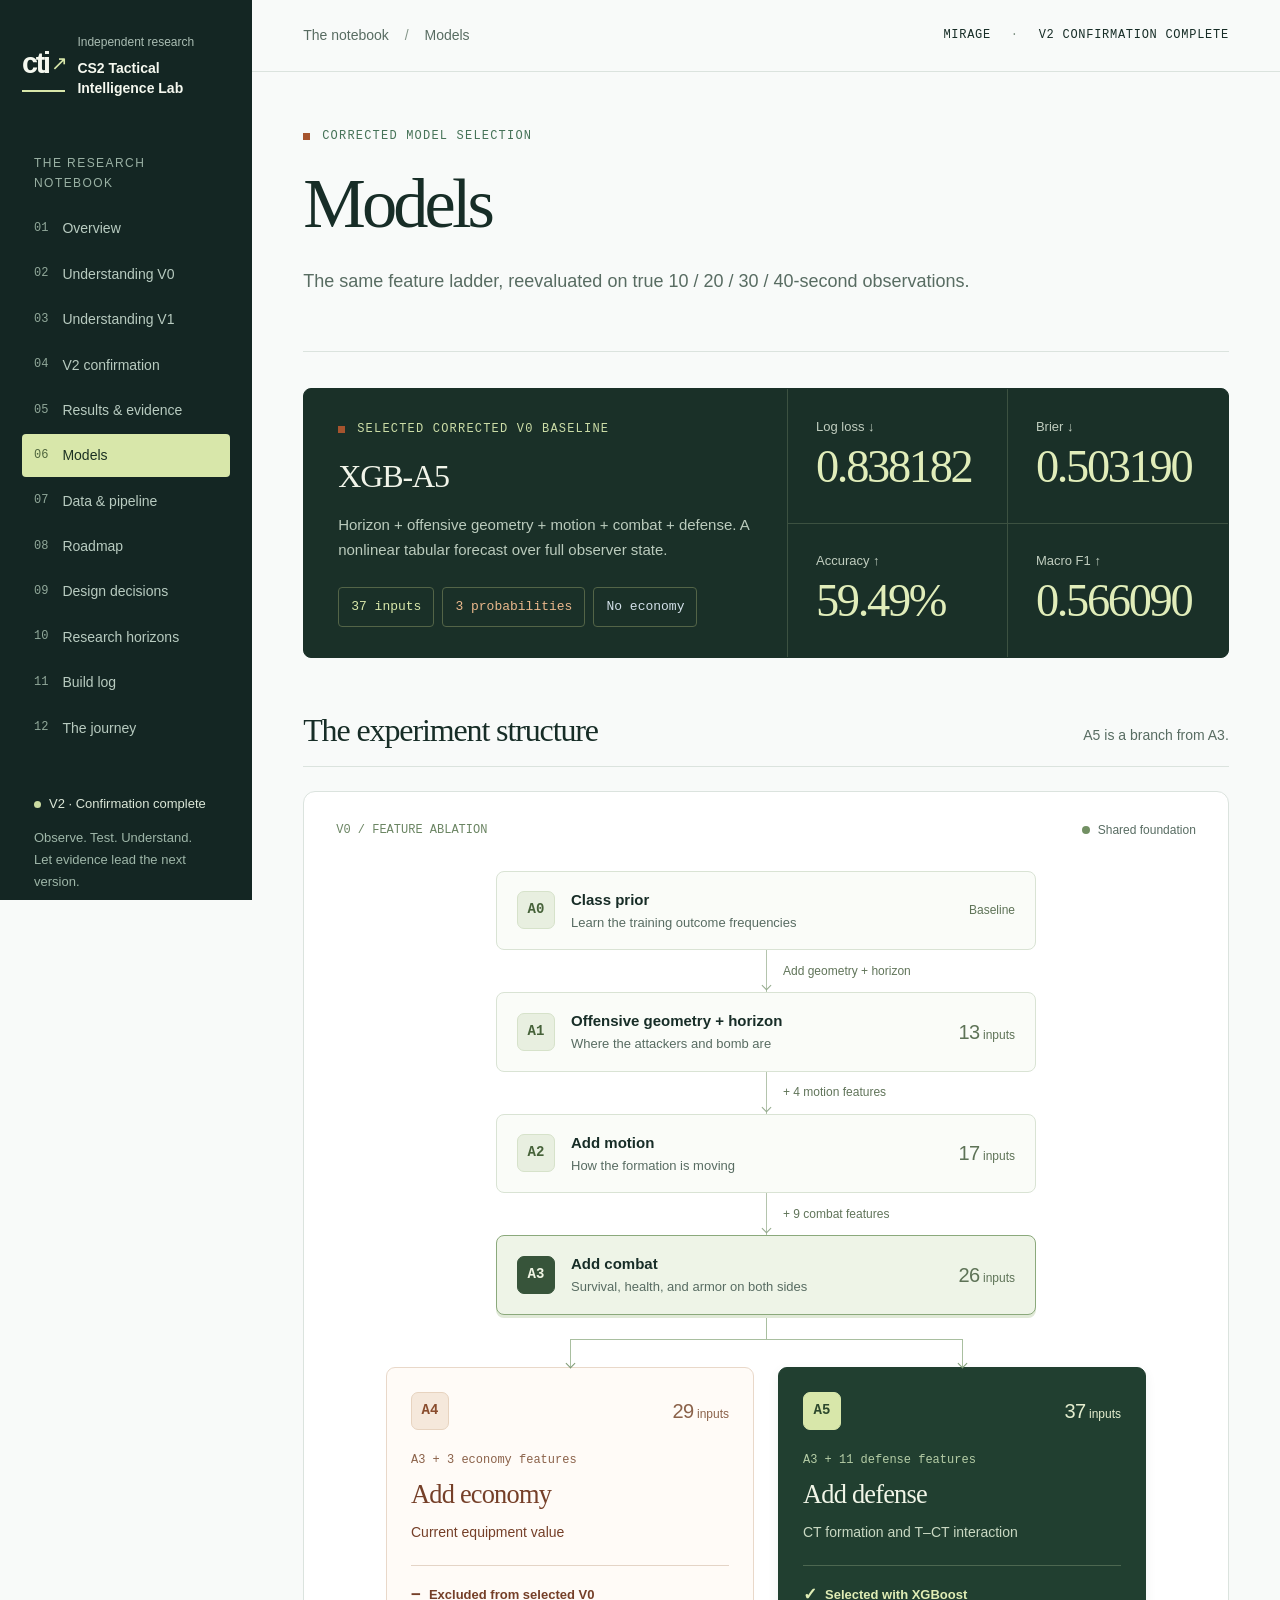
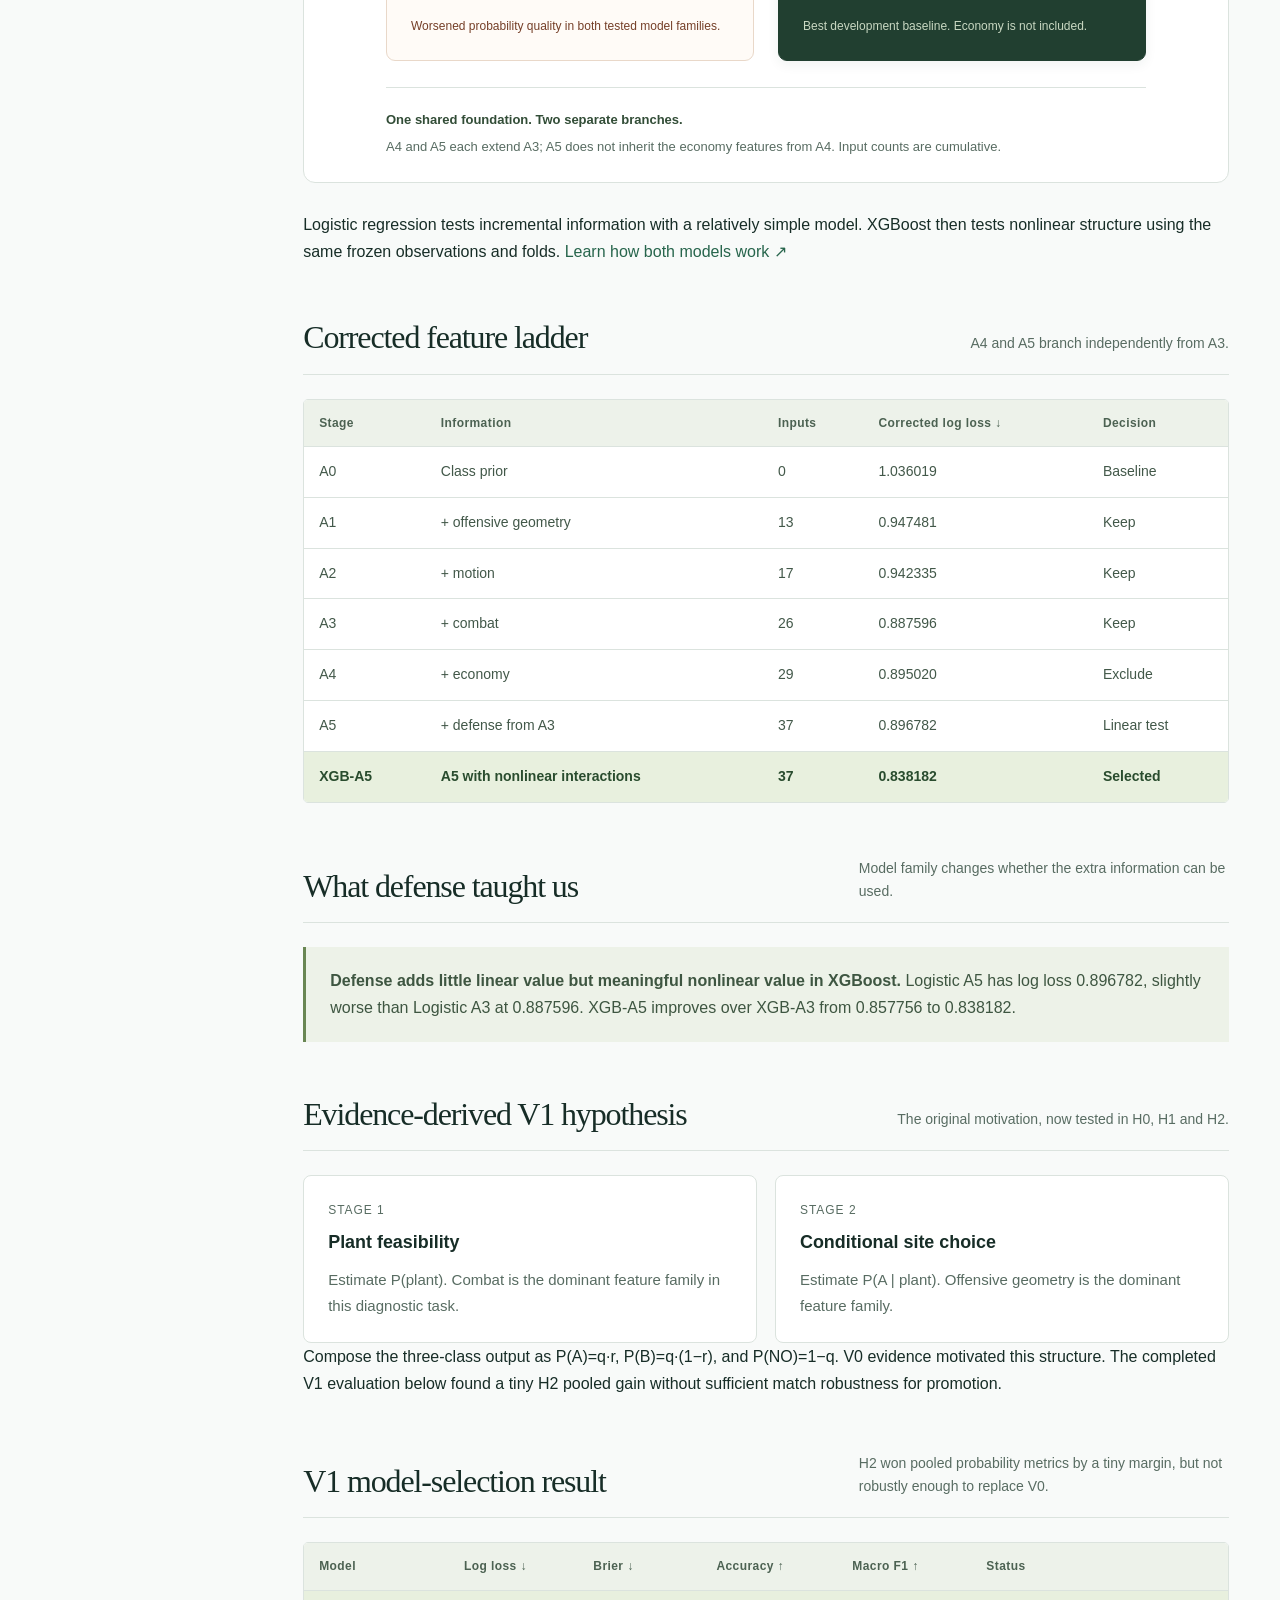
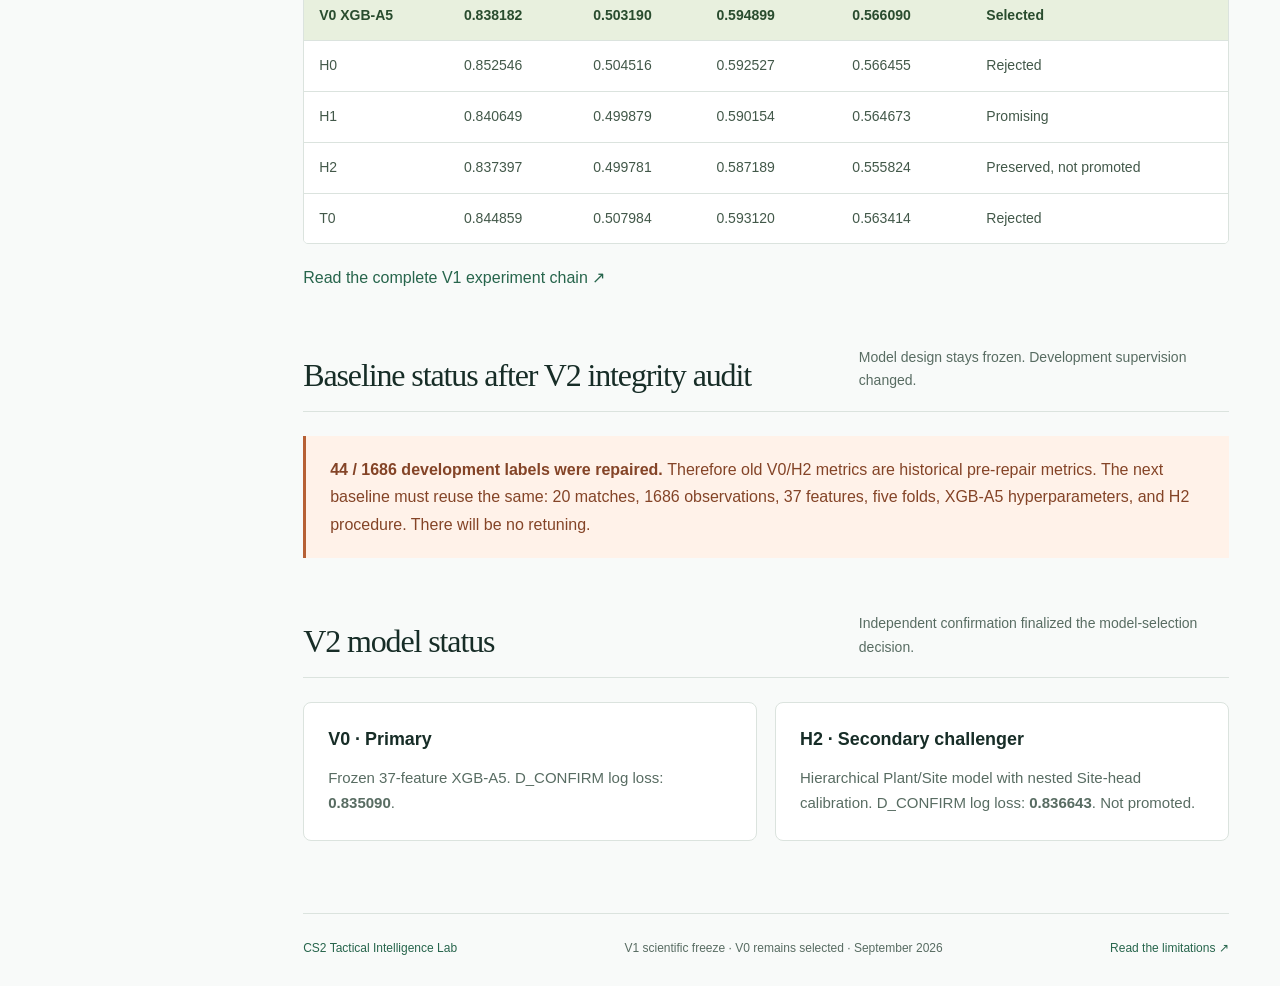
<file: site/pages/models.html>
<!doctype html>
<html lang="en"><head><meta charset="utf-8"><meta name="viewport" content="width=device-width,initial-scale=1"><meta name="description" content="Each increase in model complexity has to answer a specific question and earn its place through evaluation."><meta name="theme-color" content="#142623"><title>Models — CS2 Tactical Intelligence Lab</title><link rel="stylesheet" href="../assets/style.css?v=v2-confirmation"></head>
<body data-page="models"><a class="skip-link" href="#main">Skip to content</a><div class="shell"><aside class="side" id="site-navigation" aria-label="Lab navigation"><a class="brand" href="../index.html"><span class="mark">cti<span>↗</span></span><span><small>Independent research</small><strong>CS2 Tactical<br>Intelligence Lab</strong></span></a><div class="nav-label">The research notebook</div><nav class="nav"><a data-page="home" href="../index.html"><span>01</span>Overview</a><a data-page="v0" href="../pages/v0.html"><span>02</span>Understanding V0</a><a data-page="v1" href="../pages/v1.html"><span>03</span>Understanding V1</a><a data-page="v2" href="../pages/v2.html"><span>04</span>V2 confirmation</a><a data-page="evidence" href="../pages/evidence.html"><span>05</span>Results & evidence</a><a data-page="models" href="../pages/models.html" class="active" aria-current="page"><span>06</span>Models</a><a data-page="data" href="../pages/data.html"><span>07</span>Data & pipeline</a><a data-page="roadmap" href="../pages/roadmap.html"><span>08</span>Roadmap</a><a data-page="decisions" href="../pages/decisions.html"><span>09</span>Design decisions</a><a data-page="research" href="../pages/research.html"><span>10</span>Research horizons</a><a data-page="build-log" href="../pages/build-log.html"><span>11</span>Build log</a><a data-page="journey" href="../pages/journey.html"><span>12</span>The journey</a></nav><div class="side-bottom"><div class="status"><i class="dot"></i>V2 · Confirmation complete</div><p>Observe. Test. Understand.<br>Let evidence lead the next version.</p><span class="edition">RESEARCH SERIES / 001</span></div></aside><div class="menu-backdrop" hidden></div><main class="main" id="main"><div class="top"><button class="menu" aria-controls="site-navigation" aria-expanded="false" aria-label="Open navigation">☰ <span>Menu</span></button><span class="breadcrumb">The notebook <span>/</span> Models</span><span class="top-meta">MIRAGE <span>·</span> V2 CONFIRMATION COMPLETE</span></div><div class="content">
<header class="hero"><div class="kicker">Corrected model selection</div><h1>Models</h1><p class="lead">The same feature ladder, reevaluated on true 10 / 20 / 30 / 40-second observations.</p></header>
<div class="research-board"><div class="board-story"><div class="kicker">Selected corrected V0 baseline</div><h2>XGB-A5</h2><p>Horizon + offensive geometry + motion + combat + defense. A nonlinear tabular forecast over full observer state.</p><div class="outcomes"><span class="outcome">37 inputs</span><span class="outcome">3 probabilities</span><span class="outcome">No economy</span></div></div><div class="board-metrics"><div class="metric"><span>Log loss ↓</span><strong>0.838182</strong></div><div class="metric"><span>Brier ↓</span><strong>0.503190</strong></div><div class="metric"><span>Accuracy ↑</span><strong>59.49%</strong></div><div class="metric"><span>Macro F1 ↑</span><strong>0.566090</strong></div></div></div>
<section class="section" id="experiment-structure"><div class="section-head"><h2>The experiment structure</h2><p>A5 is a branch from A3.</p></div><figure class="experiment-graph" aria-labelledby="experiment-caption">
<div class="experiment-heading"><span class="inline-label">V0 / FEATURE ABLATION</span><span class="experiment-key"><i></i> Shared foundation</span></div>
<ol class="experiment-trunk" aria-label="Shared feature progression">
<li><div class="experiment-node"><span class="experiment-stage">A0</span><div class="experiment-copy"><h3>Class prior</h3><p>Learn the training outcome frequencies</p></div><span class="experiment-count">Baseline</span></div><span class="experiment-edge">Add geometry + horizon</span></li>
<li><div class="experiment-node"><span class="experiment-stage">A1</span><div class="experiment-copy"><h3>Offensive geometry + horizon</h3><p>Where the attackers and bomb are</p></div><span class="experiment-count"><b>13</b> inputs</span></div><span class="experiment-edge">+ 4 motion features</span></li>
<li><div class="experiment-node"><span class="experiment-stage">A2</span><div class="experiment-copy"><h3>Add motion</h3><p>How the formation is moving</p></div><span class="experiment-count"><b>17</b> inputs</span></div><span class="experiment-edge">+ 9 combat features</span></li>
<li><div class="experiment-node experiment-foundation"><span class="experiment-stage">A3</span><div class="experiment-copy"><h3>Add combat</h3><p>Survival, health, and armor on both sides</p></div><span class="experiment-count"><b>26</b> inputs</span></div></li>
</ol>
<div class="experiment-branches" role="group" aria-label="Two separate experiments, each starting from A3">
<div class="experiment-branch"><div class="experiment-result experiment-excluded"><div class="experiment-result-top"><span class="experiment-stage">A4</span><span class="experiment-count"><b>29</b> inputs</span></div><span class="experiment-addition">A3 + 3 economy features</span><h3>Add economy</h3><p>Current equipment value</p><div class="experiment-verdict"><span aria-hidden="true">−</span> Excluded from selected V0</div><p class="experiment-reason">Worsened probability quality in both tested model families.</p></div></div>
<div class="experiment-branch"><div class="experiment-result experiment-selected"><div class="experiment-result-top"><span class="experiment-stage">A5</span><span class="experiment-count"><b>37</b> inputs</span></div><span class="experiment-addition">A3 + 11 defense features</span><h3>Add defense</h3><p>CT formation and T–CT interaction</p><div class="experiment-verdict"><span aria-hidden="true">✓</span> Selected with XGBoost</div><p class="experiment-reason">Best development baseline. Economy is not included.</p></div></div>
</div>
<figcaption id="experiment-caption"><strong>One shared foundation. Two separate branches.</strong> A4 and A5 each extend A3; A5 does not inherit the economy features from A4. Input counts are cumulative.</figcaption>
</figure><p>Logistic regression tests incremental information with a relatively simple model. XGBoost then tests nonlinear structure using the same frozen observations and folds. <a href="v0.html#chapter-12">Learn how both models work ↗</a></p></section>
<section class="section"><div class="section-head"><h2>Corrected feature ladder</h2><p>A4 and A5 branch independently from A3.</p></div><div class="table-wrap" role="region" aria-label="Research evidence table" tabindex="0"><table><thead><tr><th scope="col">Stage</th><th scope="col">Information</th><th scope="col">Inputs</th><th scope="col">Corrected log loss ↓</th><th scope="col">Decision</th></tr></thead><tbody><tr><td>A0</td><td>Class prior</td><td>0</td><td>1.036019</td><td>Baseline</td></tr><tr><td>A1</td><td>+ offensive geometry</td><td>13</td><td>0.947481</td><td>Keep</td></tr><tr><td>A2</td><td>+ motion</td><td>17</td><td>0.942335</td><td>Keep</td></tr><tr><td>A3</td><td>+ combat</td><td>26</td><td>0.887596</td><td>Keep</td></tr><tr><td>A4</td><td>+ economy</td><td>29</td><td>0.895020</td><td>Exclude</td></tr><tr><td>A5</td><td>+ defense from A3</td><td>37</td><td>0.896782</td><td>Linear test</td></tr><tr class="best"><td>XGB-A5</td><td>A5 with nonlinear interactions</td><td>37</td><td>0.838182</td><td>Selected</td></tr></tbody></table></div></section>
<section class="section"><div class="section-head"><h2>What defense taught us</h2><p>Model family changes whether the extra information can be used.</p></div><div class="callout"><strong>Defense adds little linear value but meaningful nonlinear value in XGBoost.</strong> Logistic A5 has log loss 0.896782, slightly worse than Logistic A3 at 0.887596. XGB-A5 improves over XGB-A3 from 0.857756 to 0.838182.</div></section>
<section class="section"><div class="section-head"><h2>Evidence-derived V1 hypothesis</h2><p>The original motivation, now tested in H0, H1 and H2.</p></div><div class="grid"><article class="card half"><div class="stat-label">Stage 1</div><h3>Plant feasibility</h3><p>Estimate P(plant). Combat is the dominant feature family in this diagnostic task.</p></article><article class="card half"><div class="stat-label">Stage 2</div><h3>Conditional site choice</h3><p>Estimate P(A | plant). Offensive geometry is the dominant feature family.</p></article></div><p>Compose the three-class output as P(A)=q·r, P(B)=q·(1−r), and P(NO)=1−q. V0 evidence motivated this structure. The completed V1 evaluation below found a tiny H2 pooled gain without sufficient match robustness for promotion.</p></section><!-- V1-SCIENTIFIC-FREEZE -->
<section
  class="section"
  id="v1-model-selection"
>

  <div class="section-head">

    <h2>
      V1 model-selection result
    </h2>

    <p>
      H2 won pooled probability metrics by a tiny margin,
      but not robustly enough to replace V0.
    </p>

  </div>


  <div
    class="table-wrap"
    role="region"
    aria-label="V1 model selection"
    tabindex="0"
  >

    <table>

      <thead>

        <tr>
          <th>Model</th>
          <th>Log loss ↓</th>
          <th>Brier ↓</th>
          <th>Accuracy ↑</th>
          <th>Macro F1 ↑</th>
          <th>Status</th>
        </tr>

      </thead>


      <tbody>

        <tr class="best">
          <td>V0 XGB-A5</td>
          <td>0.838182</td>
          <td>0.503190</td>
          <td>0.594899</td>
          <td>0.566090</td>
          <td>Selected</td>
        </tr>

        <tr>
          <td>H0</td>
          <td>0.852546</td>
          <td>0.504516</td>
          <td>0.592527</td>
          <td>0.566455</td>
          <td>Rejected</td>
        </tr>

        <tr>
          <td>H1</td>
          <td>0.840649</td>
          <td>0.499879</td>
          <td>0.590154</td>
          <td>0.564673</td>
          <td>Promising</td>
        </tr>

        <tr>
          <td>H2</td>
          <td>0.837397</td>
          <td>0.499781</td>
          <td>0.587189</td>
          <td>0.555824</td>
          <td>Preserved, not promoted</td>
        </tr>

        <tr>
          <td>T0</td>
          <td>0.844859</td>
          <td>0.507984</td>
          <td>0.593120</td>
          <td>0.563414</td>
          <td>Rejected</td>
        </tr>

      </tbody>

    </table>

  </div>


  <p>
    <a href="v1.html">
      Read the complete V1 experiment chain ↗
    </a>
  </p>

</section>
<!-- V2-INTEGRITY-REPAIR -->
<section class="section" id="v2-integrity">

  <div class="section-head">
    <h2>
      Baseline status after V2 integrity audit
    </h2>

    <p>
      Model design stays frozen.
      Development supervision changed.
    </p>
  </div>

  <div class="callout warn">

    <strong>
      44 / 1686 development labels were repaired.
    </strong>

    Therefore old V0/H2 metrics are historical
    pre-repair metrics.

    The next baseline must reuse the same:

    20 matches,
    1686 observations,
    37 features,
    five folds,
    XGB-A5 hyperparameters,
    and H2 procedure.

    There will be no retuning.

  </div>

</section>
<!-- V2-CONFIRMATION-FINAL -->
<section class="section">
  <div class="section-head">
    <h2>V2 model status</h2>

    <p>
      Independent confirmation finalized the model-selection
      decision.
    </p>
  </div>

  <div class="grid">
    <article class="card half">
      <h3>V0 · Primary</h3>

      <p>
        Frozen 37-feature XGB-A5.
        D_CONFIRM log loss: <b>0.835090</b>.
      </p>
    </article>

    <article class="card half">
      <h3>H2 · Secondary challenger</h3>

      <p>
        Hierarchical Plant/Site model with nested
        Site-head calibration.
        D_CONFIRM log loss: <b>0.836643</b>.
        Not promoted.
      </p>
    </article>
  </div>
</section>
<footer class="footer"><a href="../index.html">CS2 Tactical Intelligence Lab</a><span>V1 scientific freeze · V0 remains selected · September 2026</span><a href="../pages/v0.html#limitations">Read the limitations ↗</a></footer></div></main></div><script src="../assets/site.js"></script></body></html>
</file>
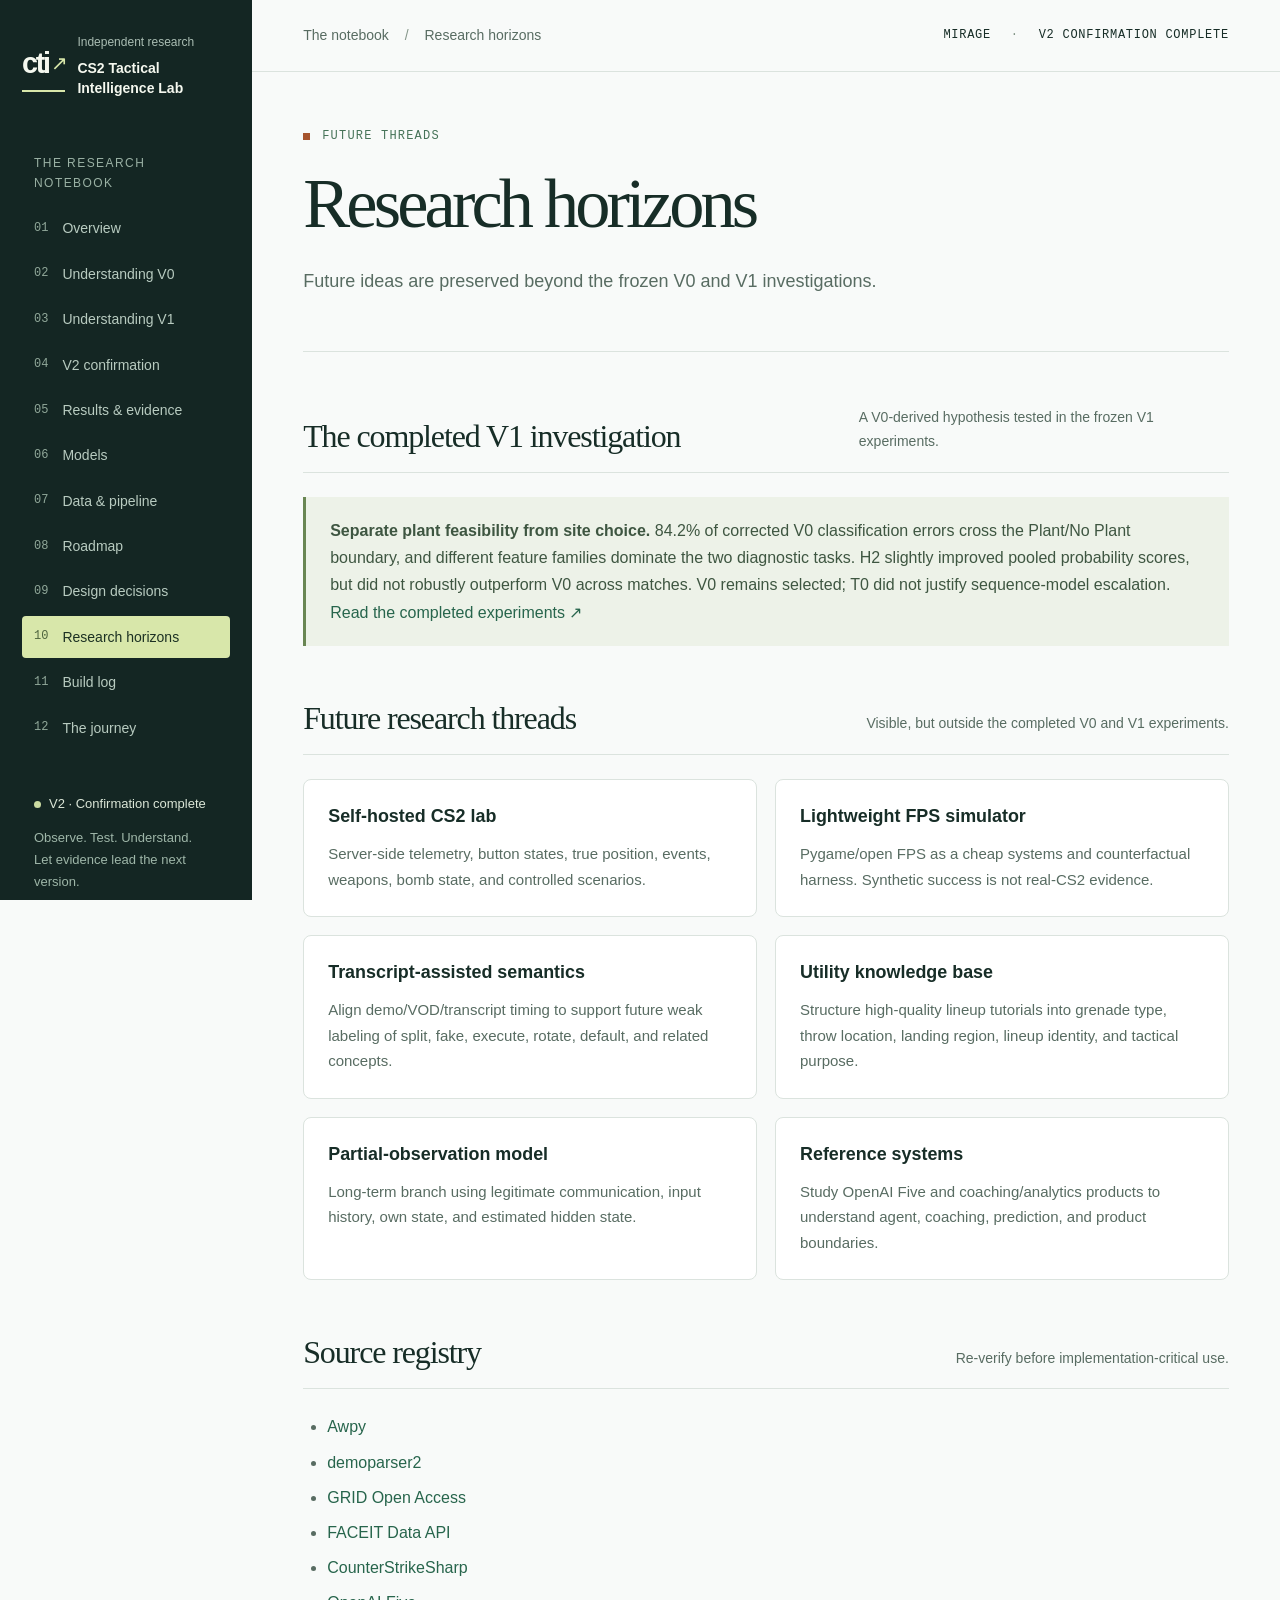
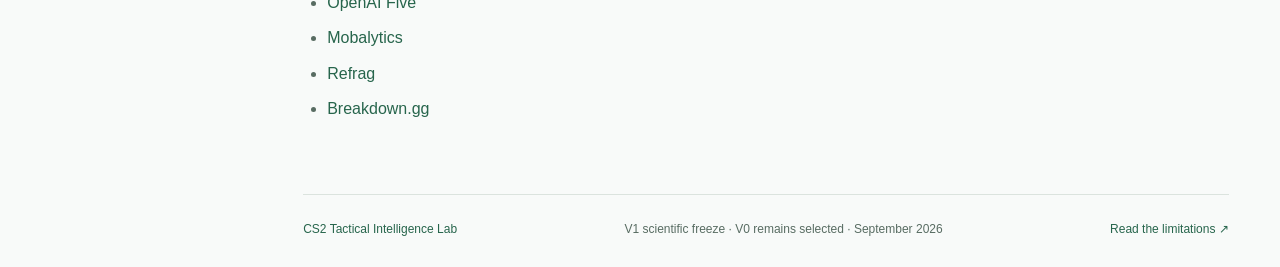
<file: site/pages/research.html>
<!doctype html>
<html lang="en"><head><meta charset="utf-8"><meta name="viewport" content="width=device-width,initial-scale=1"><meta name="description" content="Future ideas are preserved beyond the frozen V0 and V1 investigations."><meta name="theme-color" content="#142623"><title>Research horizons — CS2 Tactical Intelligence Lab</title><link rel="stylesheet" href="../assets/style.css?v=v2-confirmation"></head>
<body data-page="research"><a class="skip-link" href="#main">Skip to content</a><div class="shell"><aside class="side" id="site-navigation" aria-label="Lab navigation"><a class="brand" href="../index.html"><span class="mark">cti<span>↗</span></span><span><small>Independent research</small><strong>CS2 Tactical<br>Intelligence Lab</strong></span></a><div class="nav-label">The research notebook</div><nav class="nav"><a data-page="home" href="../index.html"><span>01</span>Overview</a><a data-page="v0" href="../pages/v0.html"><span>02</span>Understanding V0</a><a data-page="v1" href="../pages/v1.html"><span>03</span>Understanding V1</a><a data-page="v2" href="../pages/v2.html"><span>04</span>V2 confirmation</a><a data-page="evidence" href="../pages/evidence.html"><span>05</span>Results & evidence</a><a data-page="models" href="../pages/models.html"><span>06</span>Models</a><a data-page="data" href="../pages/data.html"><span>07</span>Data & pipeline</a><a data-page="roadmap" href="../pages/roadmap.html"><span>08</span>Roadmap</a><a data-page="decisions" href="../pages/decisions.html"><span>09</span>Design decisions</a><a data-page="research" href="../pages/research.html" class="active" aria-current="page"><span>10</span>Research horizons</a><a data-page="build-log" href="../pages/build-log.html"><span>11</span>Build log</a><a data-page="journey" href="../pages/journey.html"><span>12</span>The journey</a></nav><div class="side-bottom"><div class="status"><i class="dot"></i>V2 · Confirmation complete</div><p>Observe. Test. Understand.<br>Let evidence lead the next version.</p><span class="edition">RESEARCH SERIES / 001</span></div></aside><div class="menu-backdrop" hidden></div><main class="main" id="main"><div class="top"><button class="menu" aria-controls="site-navigation" aria-expanded="false" aria-label="Open navigation">☰ <span>Menu</span></button><span class="breadcrumb">The notebook <span>/</span> Research horizons</span><span class="top-meta">MIRAGE <span>·</span> V2 CONFIRMATION COMPLETE</span></div><div class="content"><header class="hero"><div class="kicker">Future Threads</div><h1>Research horizons</h1><p class="lead">Future ideas are preserved beyond the frozen V0 and V1 investigations.</p></header><section class="section"><div class="section-head"><h2>The completed V1 investigation</h2><p>A V0-derived hypothesis tested in the frozen V1 experiments.</p></div><div class="callout"><strong>Separate plant feasibility from site choice.</strong> 84.2% of corrected V0 classification errors cross the Plant/No Plant boundary, and different feature families dominate the two diagnostic tasks. H2 slightly improved pooled probability scores, but did not robustly outperform V0 across matches. V0 remains selected; T0 did not justify sequence-model escalation. <a href="v1.html">Read the completed experiments ↗</a></div></section><section class="section"><div class="section-head"><h2>Future research threads</h2><p>Visible, but outside the completed V0 and V1 experiments.</p></div><div class="grid"><article class="card half"><h3>Self-hosted CS2 lab</h3><p>Server-side telemetry, button states, true position, events, weapons, bomb state, and controlled scenarios.</p></article><article class="card half"><h3>Lightweight FPS simulator</h3><p>Pygame/open FPS as a cheap systems and counterfactual harness. Synthetic success is not real-CS2 evidence.</p></article><article class="card half"><h3>Transcript-assisted semantics</h3><p>Align demo/VOD/transcript timing to support future weak labeling of split, fake, execute, rotate, default, and related concepts.</p></article><article class="card half"><h3>Utility knowledge base</h3><p>Structure high-quality lineup tutorials into grenade type, throw location, landing region, lineup identity, and tactical purpose.</p></article><article class="card half"><h3>Partial-observation model</h3><p>Long-term branch using legitimate communication, input history, own state, and estimated hidden state.</p></article><article class="card half"><h3>Reference systems</h3><p>Study OpenAI Five and coaching/analytics products to understand agent, coaching, prediction, and product boundaries.</p></article></div></section><section class="section"><div class="section-head"><h2>Source registry</h2><p>Re-verify before implementation-critical use.</p></div><ul class="clean"><li><a href="https://awpy.readthedocs.io/">Awpy</a></li><li><a href="https://github.com/LaihoE/demoparser">demoparser2</a></li><li><a href="https://grid.gg/open-access/">GRID Open Access</a></li><li><a href="https://docs.faceit.com/docs/data-api/">FACEIT Data API</a></li><li><a href="https://github.com/roflmuffin/counterstrikesharp">CounterStrikeSharp</a></li><li><a href="https://openai.com/index/openai-five/">OpenAI Five</a></li><li><a href="https://mobalytics.gg/">Mobalytics</a></li><li><a href="https://refrag.gg/">Refrag</a></li><li><a href="https://www.breakdown.gg/">Breakdown.gg</a></li></ul></section><footer class="footer"><a href="../index.html">CS2 Tactical Intelligence Lab</a><span>V1 scientific freeze · V0 remains selected · September 2026</span><a href="../pages/v0.html#limitations">Read the limitations ↗</a></footer></div></main></div><script src="../assets/site.js"></script></body></html>
</file>
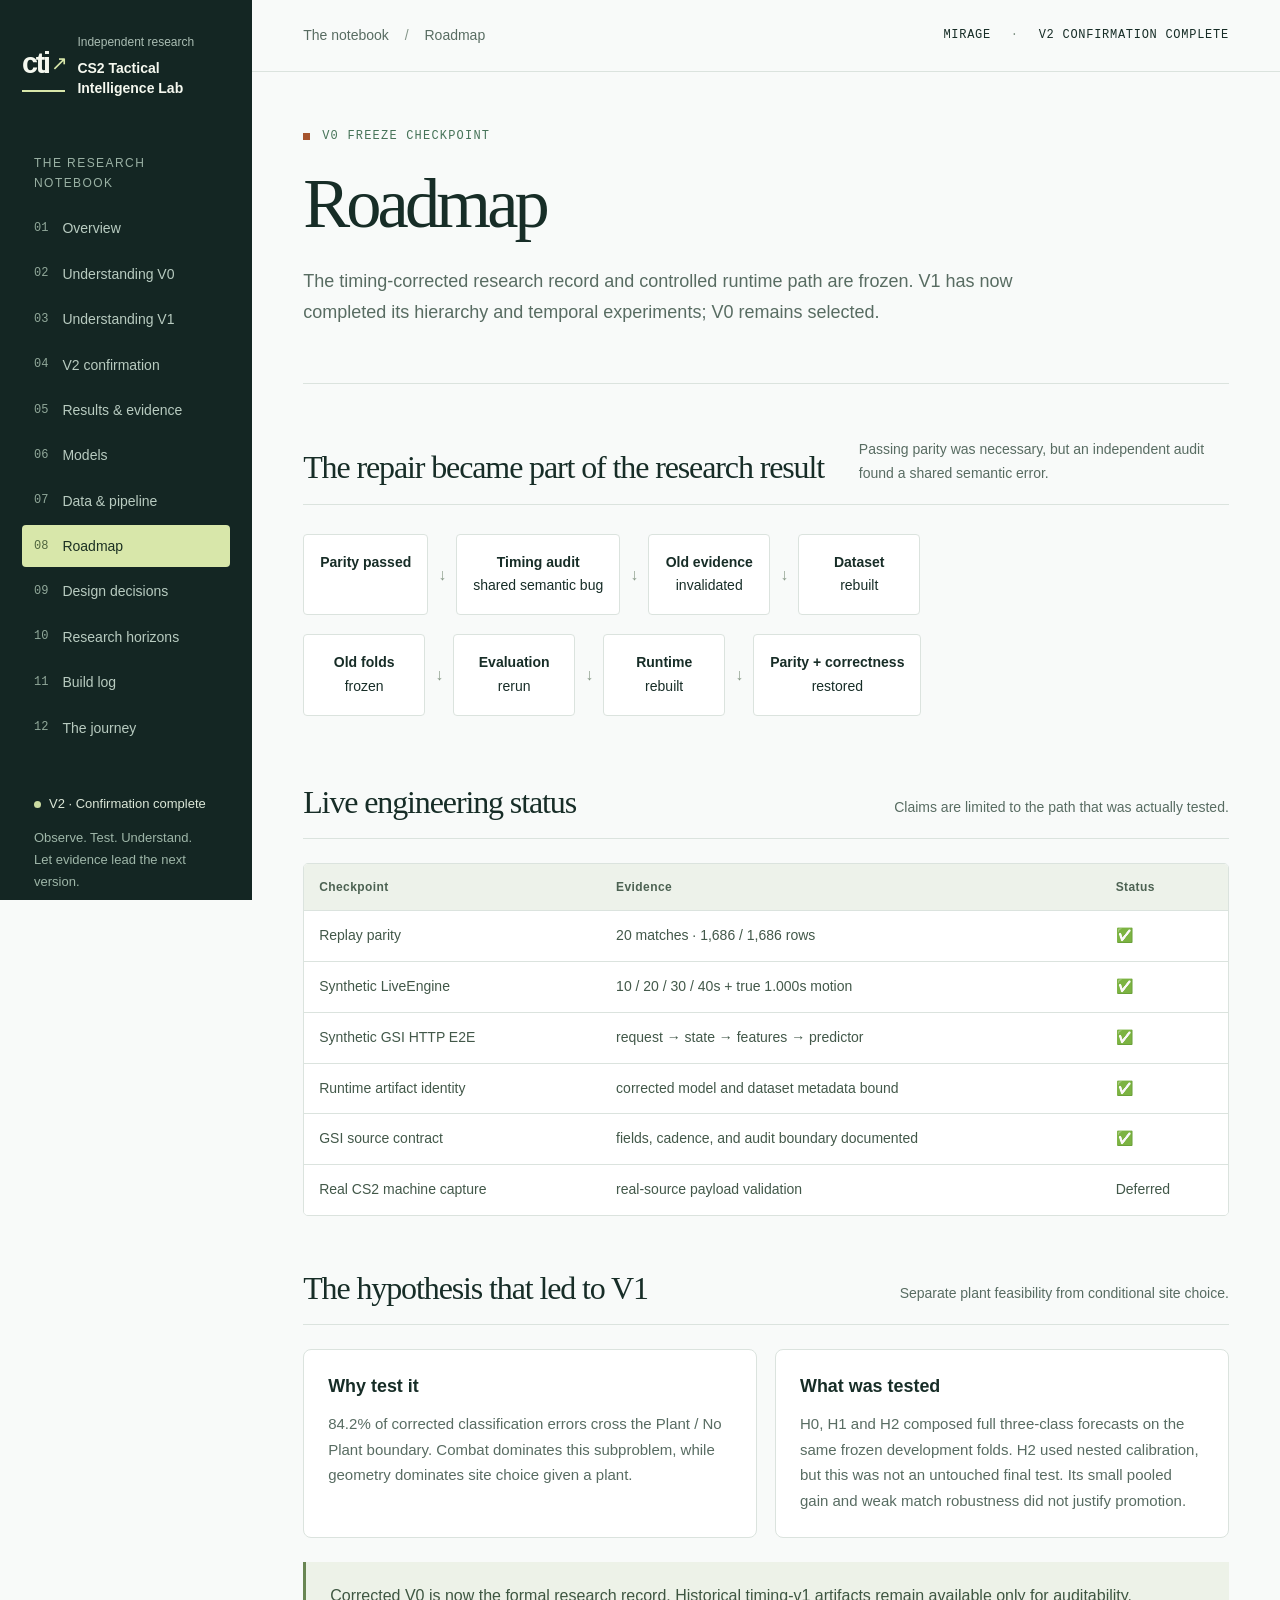
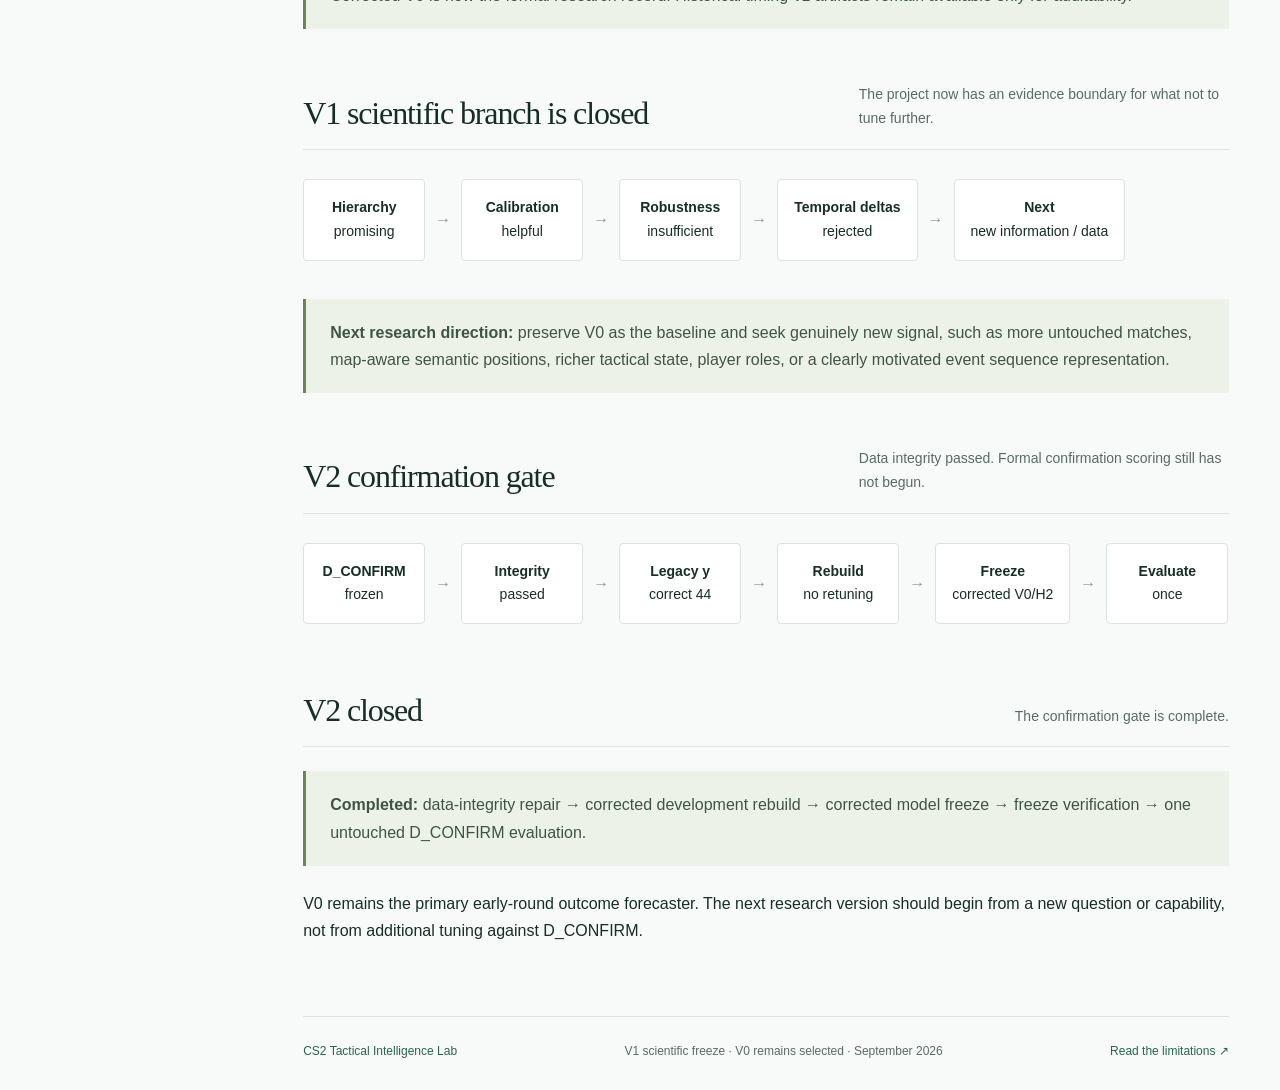
<file: site/pages/roadmap.html>
<!doctype html>
<html lang="en"><head><meta charset="utf-8"><meta name="viewport" content="width=device-width,initial-scale=1"><meta name="description" content="The timing-corrected V0 evidence and controlled runtime path are frozen; real-CS2 machine capture remains deferred."><meta name="theme-color" content="#142623"><title>Roadmap — CS2 Tactical Intelligence Lab</title><link rel="stylesheet" href="../assets/style.css?v=v2-confirmation"></head>
<body data-page="roadmap"><a class="skip-link" href="#main">Skip to content</a><div class="shell"><aside class="side" id="site-navigation" aria-label="Lab navigation"><a class="brand" href="../index.html"><span class="mark">cti<span>↗</span></span><span><small>Independent research</small><strong>CS2 Tactical<br>Intelligence Lab</strong></span></a><div class="nav-label">The research notebook</div><nav class="nav"><a data-page="home" href="../index.html"><span>01</span>Overview</a><a data-page="v0" href="../pages/v0.html"><span>02</span>Understanding V0</a><a data-page="v1" href="../pages/v1.html"><span>03</span>Understanding V1</a><a data-page="v2" href="../pages/v2.html"><span>04</span>V2 confirmation</a><a data-page="evidence" href="../pages/evidence.html"><span>05</span>Results & evidence</a><a data-page="models" href="../pages/models.html"><span>06</span>Models</a><a data-page="data" href="../pages/data.html"><span>07</span>Data & pipeline</a><a data-page="roadmap" href="../pages/roadmap.html" class="active" aria-current="page"><span>08</span>Roadmap</a><a data-page="decisions" href="../pages/decisions.html"><span>09</span>Design decisions</a><a data-page="research" href="../pages/research.html"><span>10</span>Research horizons</a><a data-page="build-log" href="../pages/build-log.html"><span>11</span>Build log</a><a data-page="journey" href="../pages/journey.html"><span>12</span>The journey</a></nav><div class="side-bottom"><div class="status"><i class="dot"></i>V2 · Confirmation complete</div><p>Observe. Test. Understand.<br>Let evidence lead the next version.</p><span class="edition">RESEARCH SERIES / 001</span></div></aside><div class="menu-backdrop" hidden></div><main class="main" id="main"><div class="top"><button class="menu" aria-controls="site-navigation" aria-expanded="false" aria-label="Open navigation">☰ <span>Menu</span></button><span class="breadcrumb">The notebook <span>/</span> Roadmap</span><span class="top-meta">MIRAGE <span>·</span> V2 CONFIRMATION COMPLETE</span></div><div class="content">
<header class="hero"><div class="kicker">V0 freeze checkpoint</div><h1>Roadmap</h1><p class="lead">The timing-corrected research record and controlled runtime path are frozen. V1 has now completed its hierarchy and temporal experiments; V0 remains selected.</p></header>
<section class="section"><div class="section-head"><h2>The repair became part of the research result</h2><p>Passing parity was necessary, but an independent audit found a shared semantic error.</p></div><div class="flow"><div class="node"><b>Parity passed</b></div><span class="arrow">↓</span><div class="node"><b>Timing audit</b><br>shared semantic bug</div><span class="arrow">↓</span><div class="node"><b>Old evidence</b><br>invalidated</div><span class="arrow">↓</span><div class="node"><b>Dataset</b><br>rebuilt</div></div><div class="flow"><div class="node"><b>Old folds</b><br>frozen</div><span class="arrow">↓</span><div class="node"><b>Evaluation</b><br>rerun</div><span class="arrow">↓</span><div class="node"><b>Runtime</b><br>rebuilt</div><span class="arrow">↓</span><div class="node"><b>Parity + correctness</b><br>restored</div></div></section>
<section class="section"><div class="section-head"><h2>Live engineering status</h2><p>Claims are limited to the path that was actually tested.</p></div><div class="table-wrap" role="region" aria-label="Research evidence table" tabindex="0"><table><thead><tr><th scope="col">Checkpoint</th><th scope="col">Evidence</th><th scope="col">Status</th></tr></thead><tbody><tr><td>Replay parity</td><td>20 matches · 1,686 / 1,686 rows</td><td>✅</td></tr><tr><td>Synthetic LiveEngine</td><td>10 / 20 / 30 / 40s + true 1.000s motion</td><td>✅</td></tr><tr><td>Synthetic GSI HTTP E2E</td><td>request → state → features → predictor</td><td>✅</td></tr><tr><td>Runtime artifact identity</td><td>corrected model and dataset metadata bound</td><td>✅</td></tr><tr><td>GSI source contract</td><td>fields, cadence, and audit boundary documented</td><td>✅</td></tr><tr><td>Real CS2 machine capture</td><td>real-source payload validation</td><td>Deferred</td></tr></tbody></table></div></section>
<section class="section"><div class="section-head"><h2>The hypothesis that led to V1</h2><p>Separate plant feasibility from conditional site choice.</p></div><div class="grid"><article class="card half"><h3>Why test it</h3><p>84.2% of corrected classification errors cross the Plant / No Plant boundary. Combat dominates this subproblem, while geometry dominates site choice given a plant.</p></article><article class="card half"><h3>What was tested</h3><p>H0, H1 and H2 composed full three-class forecasts on the same frozen development folds. H2 used nested calibration, but this was not an untouched final test. Its small pooled gain and weak match robustness did not justify promotion.</p></article></div></section>
<div class="callout">Corrected V0 is now the formal research record. Historical timing-v1 artifacts remain available only for auditability.</div><!-- V1-SCIENTIFIC-FREEZE -->
<section
  class="section"
  id="v1-freeze"
>

  <div class="section-head">

    <h2>
      V1 scientific branch is closed
    </h2>

    <p>
      The project now has an evidence boundary
      for what not to tune further.
    </p>

  </div>


  <div class="flow">

    <div class="node">
      <b>Hierarchy</b>
      <br>
      promising
    </div>

    <span class="arrow">
      →
    </span>

    <div class="node">
      <b>Calibration</b>
      <br>
      helpful
    </div>

    <span class="arrow">
      →
    </span>

    <div class="node">
      <b>Robustness</b>
      <br>
      insufficient
    </div>

    <span class="arrow">
      →
    </span>

    <div class="node">
      <b>Temporal deltas</b>
      <br>
      rejected
    </div>

    <span class="arrow">
      →
    </span>

    <div class="node">
      <b>Next</b>
      <br>
      new information / data
    </div>

  </div>


  <div class="callout">

    <strong>
      Next research direction:
    </strong>

    preserve V0 as the baseline and seek genuinely new
    signal, such as more untouched matches, map-aware
    semantic positions, richer tactical state, player
    roles, or a clearly motivated event sequence
    representation.

  </div>

</section>
<!-- V2-INTEGRITY-REPAIR -->
<section class="section" id="v2-integrity">

  <div class="section-head">
    <h2>
      V2 confirmation gate
    </h2>

    <p>
      Data integrity passed.
      Formal confirmation scoring still has not begun.
    </p>
  </div>

  <div class="flow">

    <div class="node">
      <b>D_CONFIRM</b><br>
      frozen
    </div>

    <span class="arrow">→</span>

    <div class="node">
      <b>Integrity</b><br>
      passed
    </div>

    <span class="arrow">→</span>

    <div class="node">
      <b>Legacy y</b><br>
      correct 44
    </div>

    <span class="arrow">→</span>

    <div class="node">
      <b>Rebuild</b><br>
      no retuning
    </div>

    <span class="arrow">→</span>

    <div class="node">
      <b>Freeze</b><br>
      corrected V0/H2
    </div>

    <span class="arrow">→</span>

    <div class="node">
      <b>Evaluate</b><br>
      once
    </div>

  </div>

</section>
<!-- V2-CONFIRMATION-FINAL -->
<section class="section">
  <div class="section-head">
    <h2>V2 closed</h2>

    <p>
      The confirmation gate is complete.
    </p>
  </div>

  <div class="callout">
    <strong>Completed:</strong>
    data-integrity repair → corrected development rebuild →
    corrected model freeze → freeze verification →
    one untouched D_CONFIRM evaluation.
  </div>

  <p>
    V0 remains the primary early-round outcome forecaster.
    The next research version should begin from a new question
    or capability, not from additional tuning against D_CONFIRM.
  </p>
</section>
<footer class="footer"><a href="../index.html">CS2 Tactical Intelligence Lab</a><span>V1 scientific freeze · V0 remains selected · September 2026</span><a href="../pages/v0.html#limitations">Read the limitations ↗</a></footer></div></main></div><script src="../assets/site.js"></script></body></html>
</file>
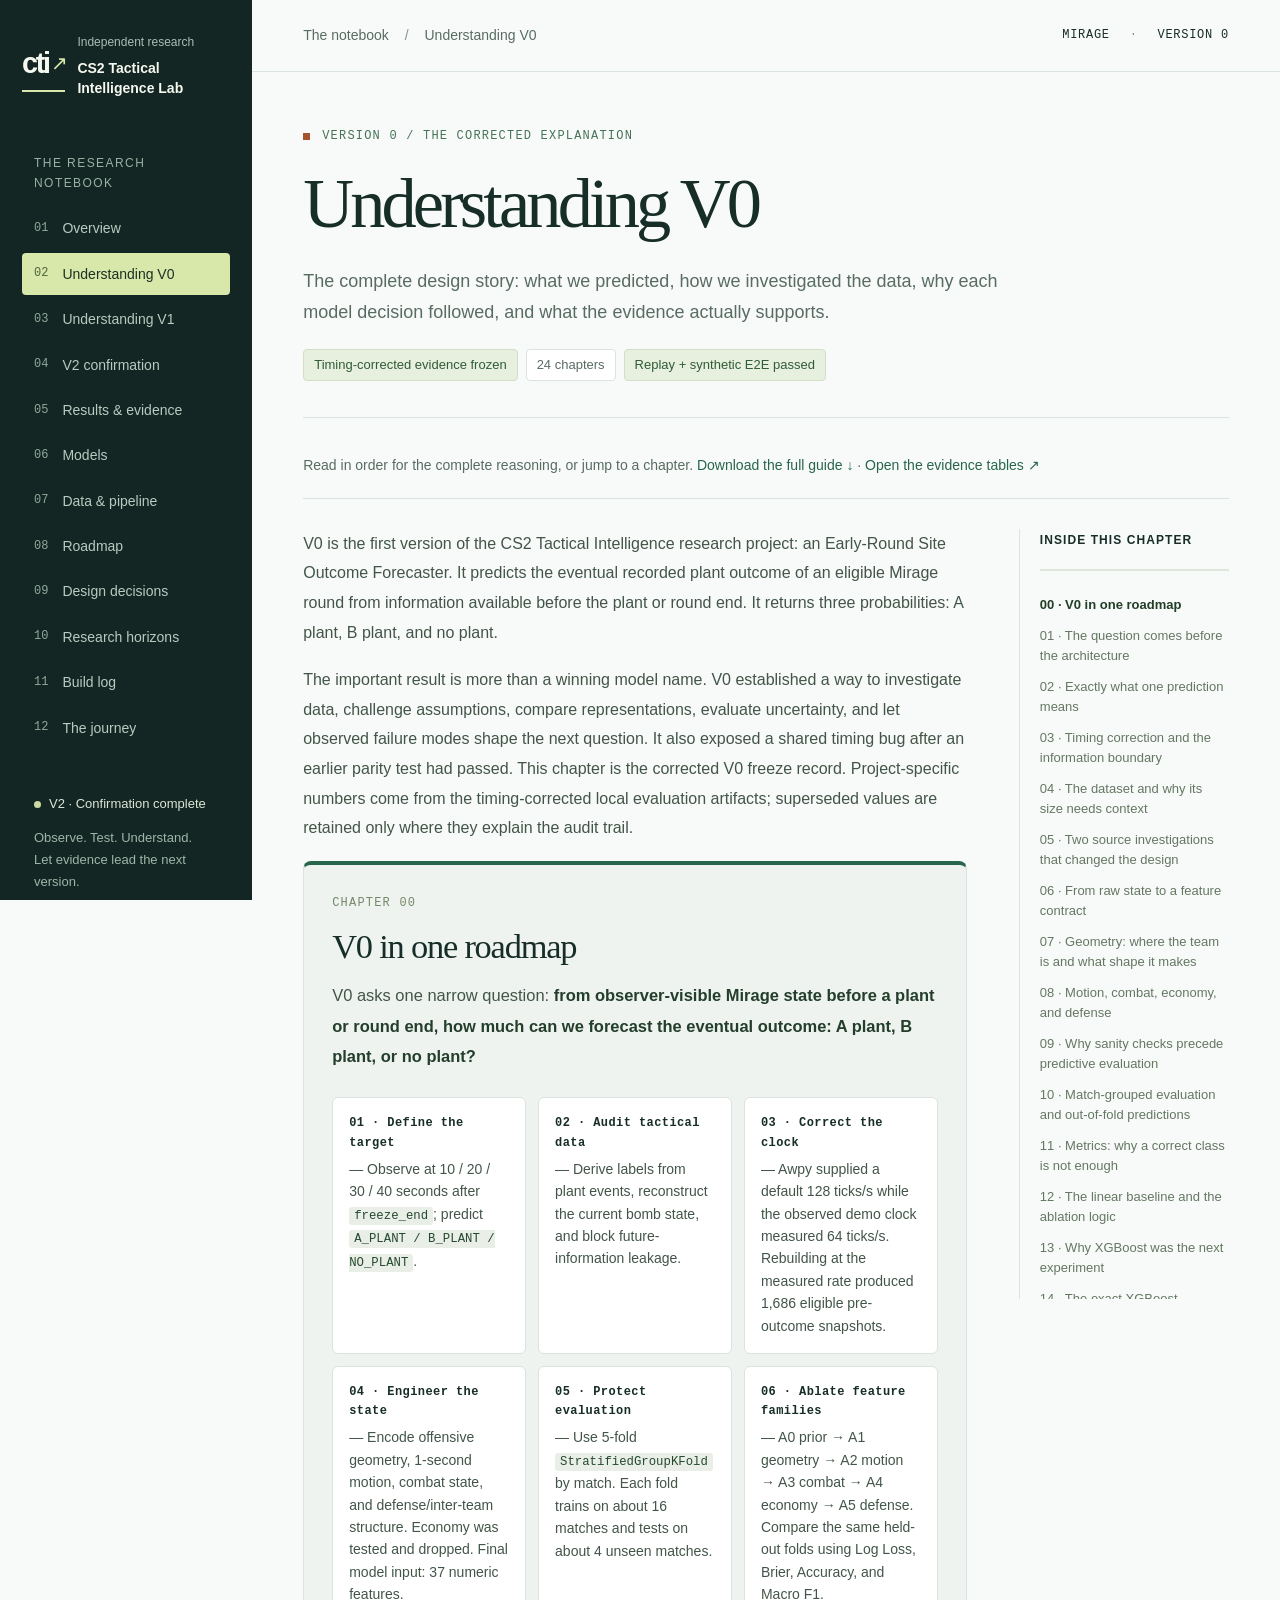
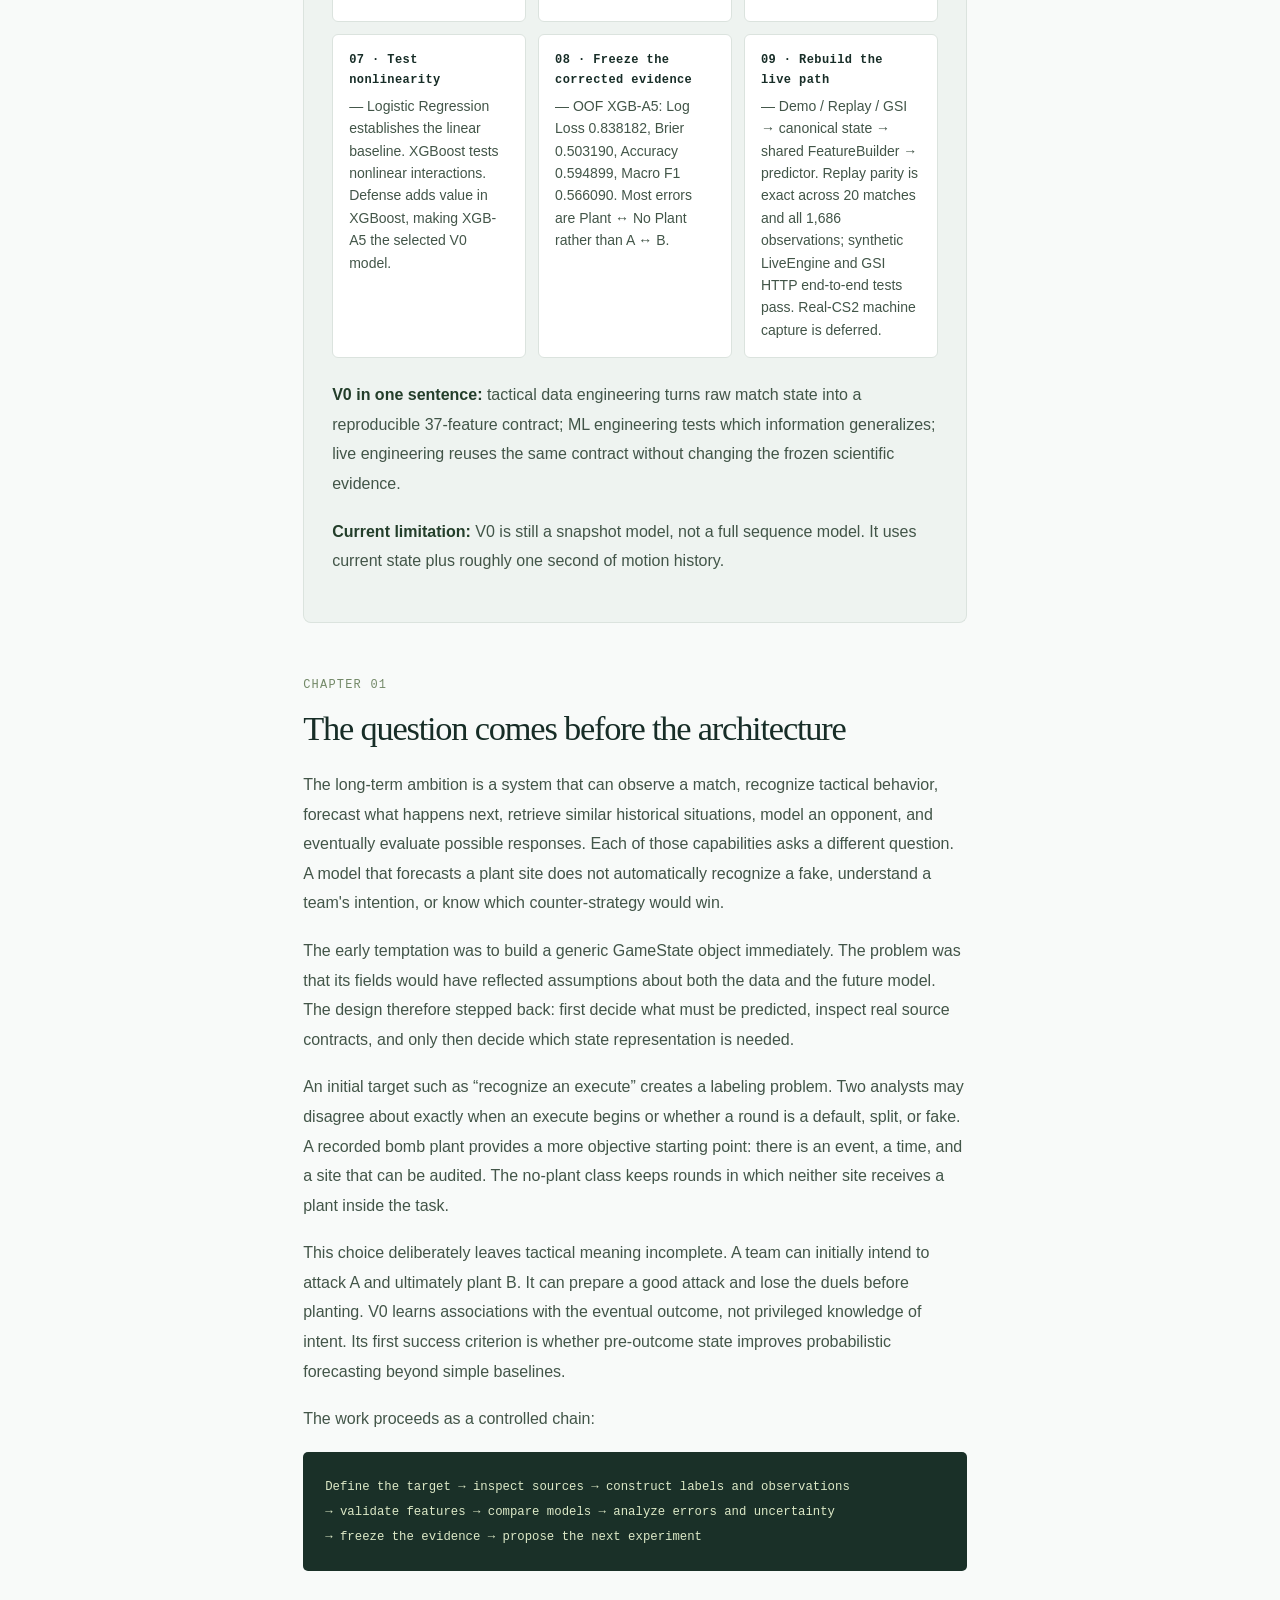
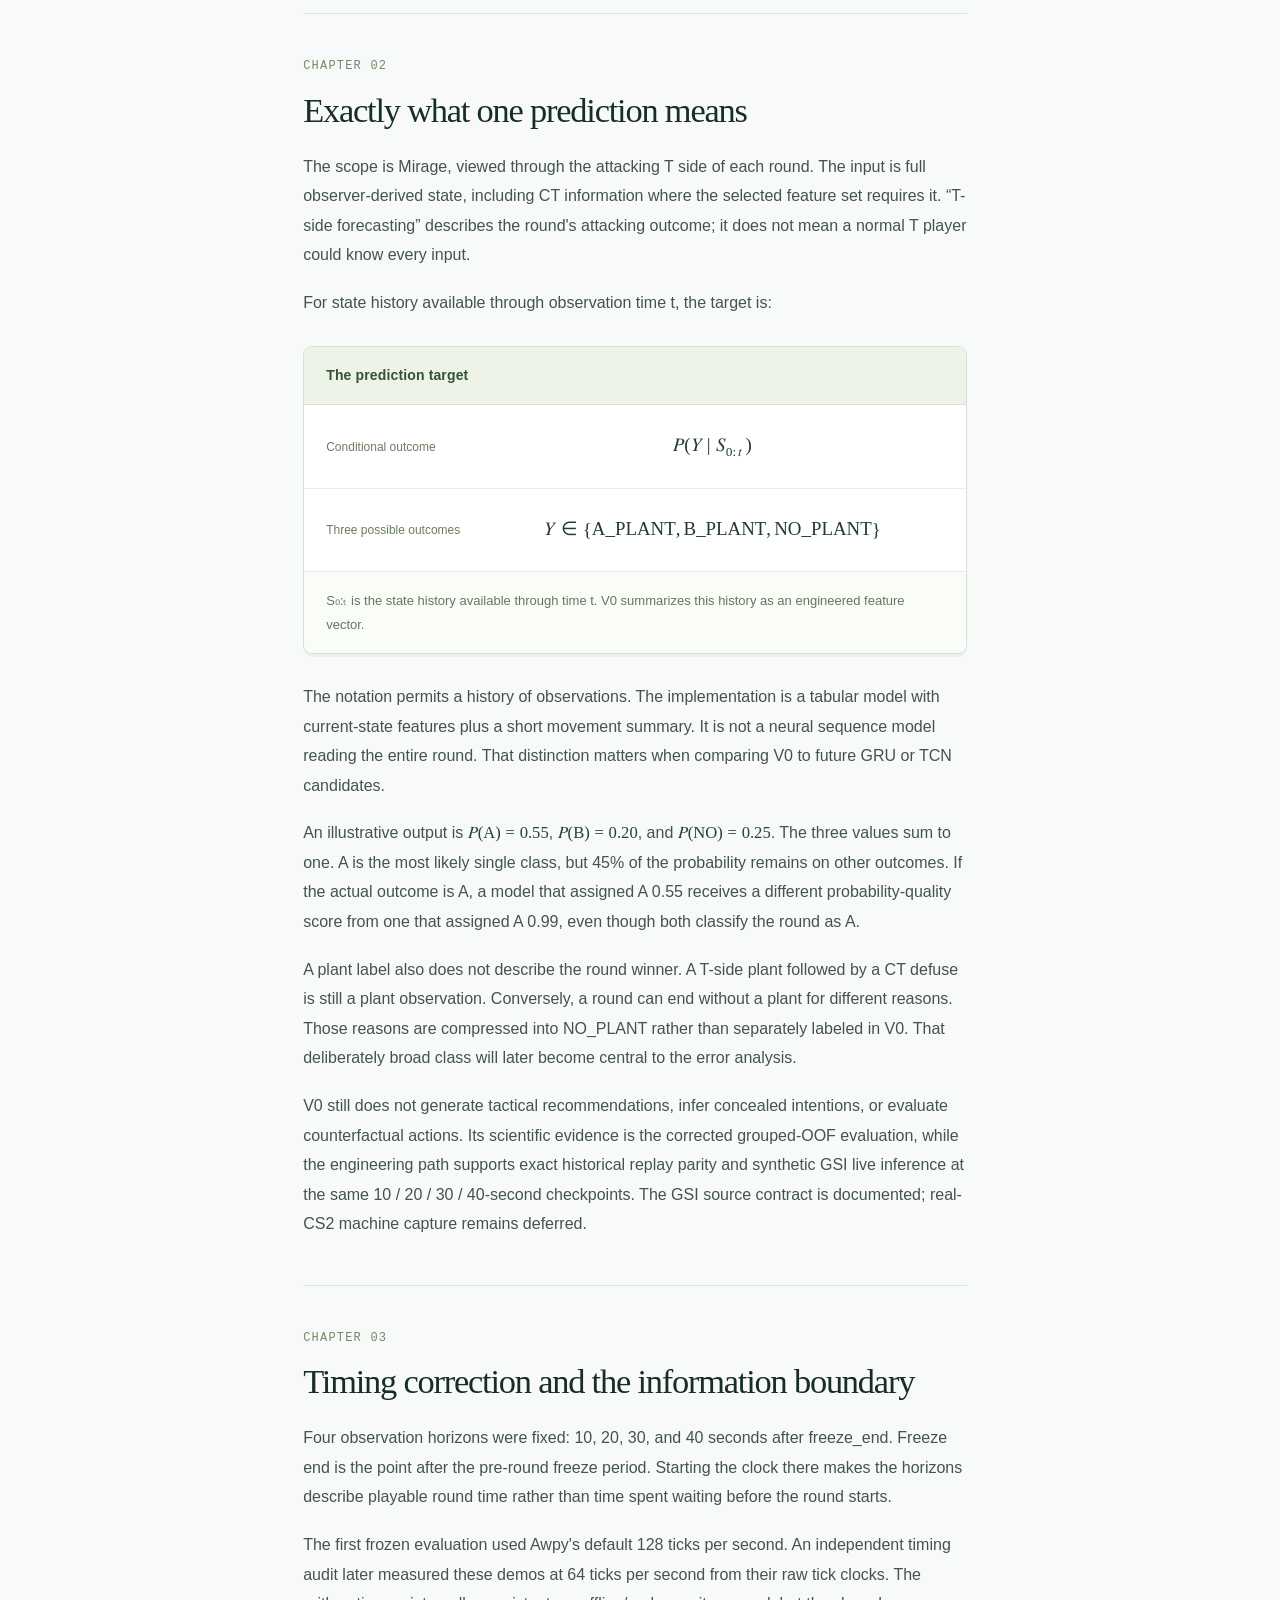
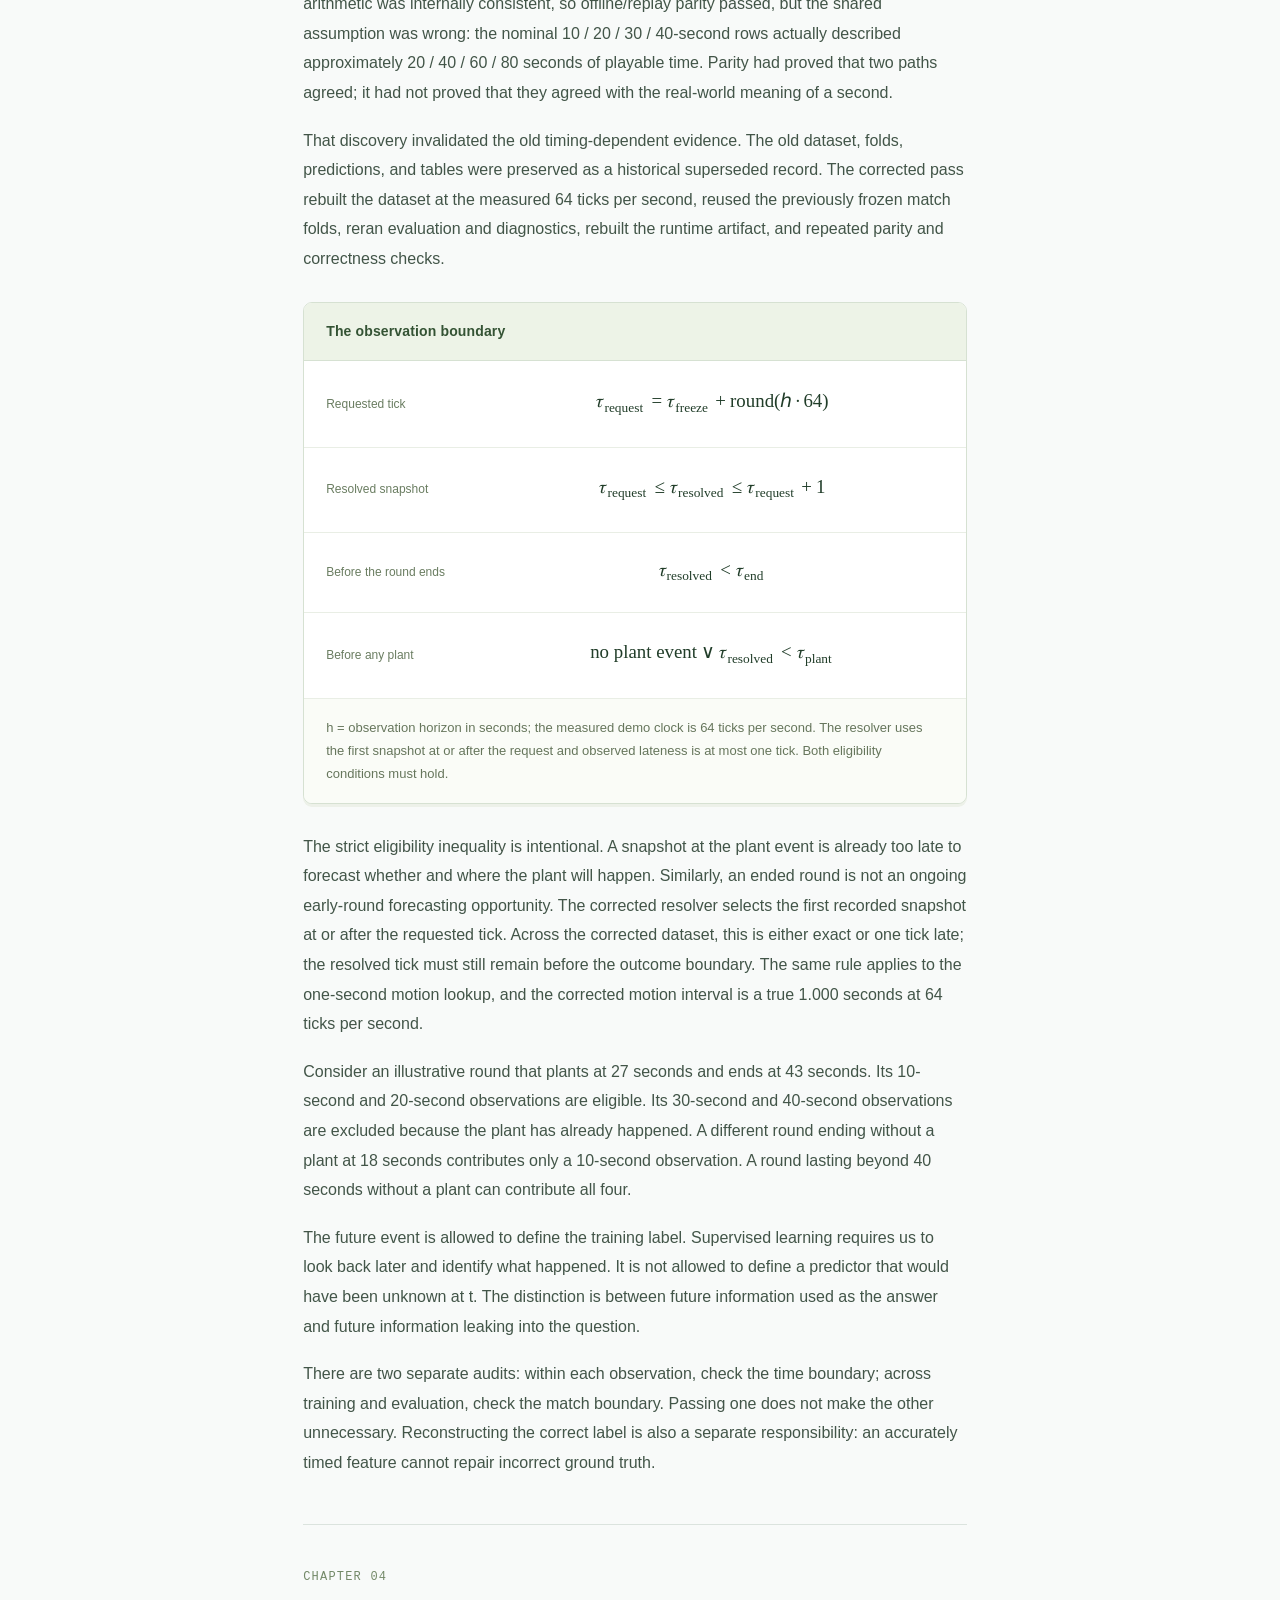
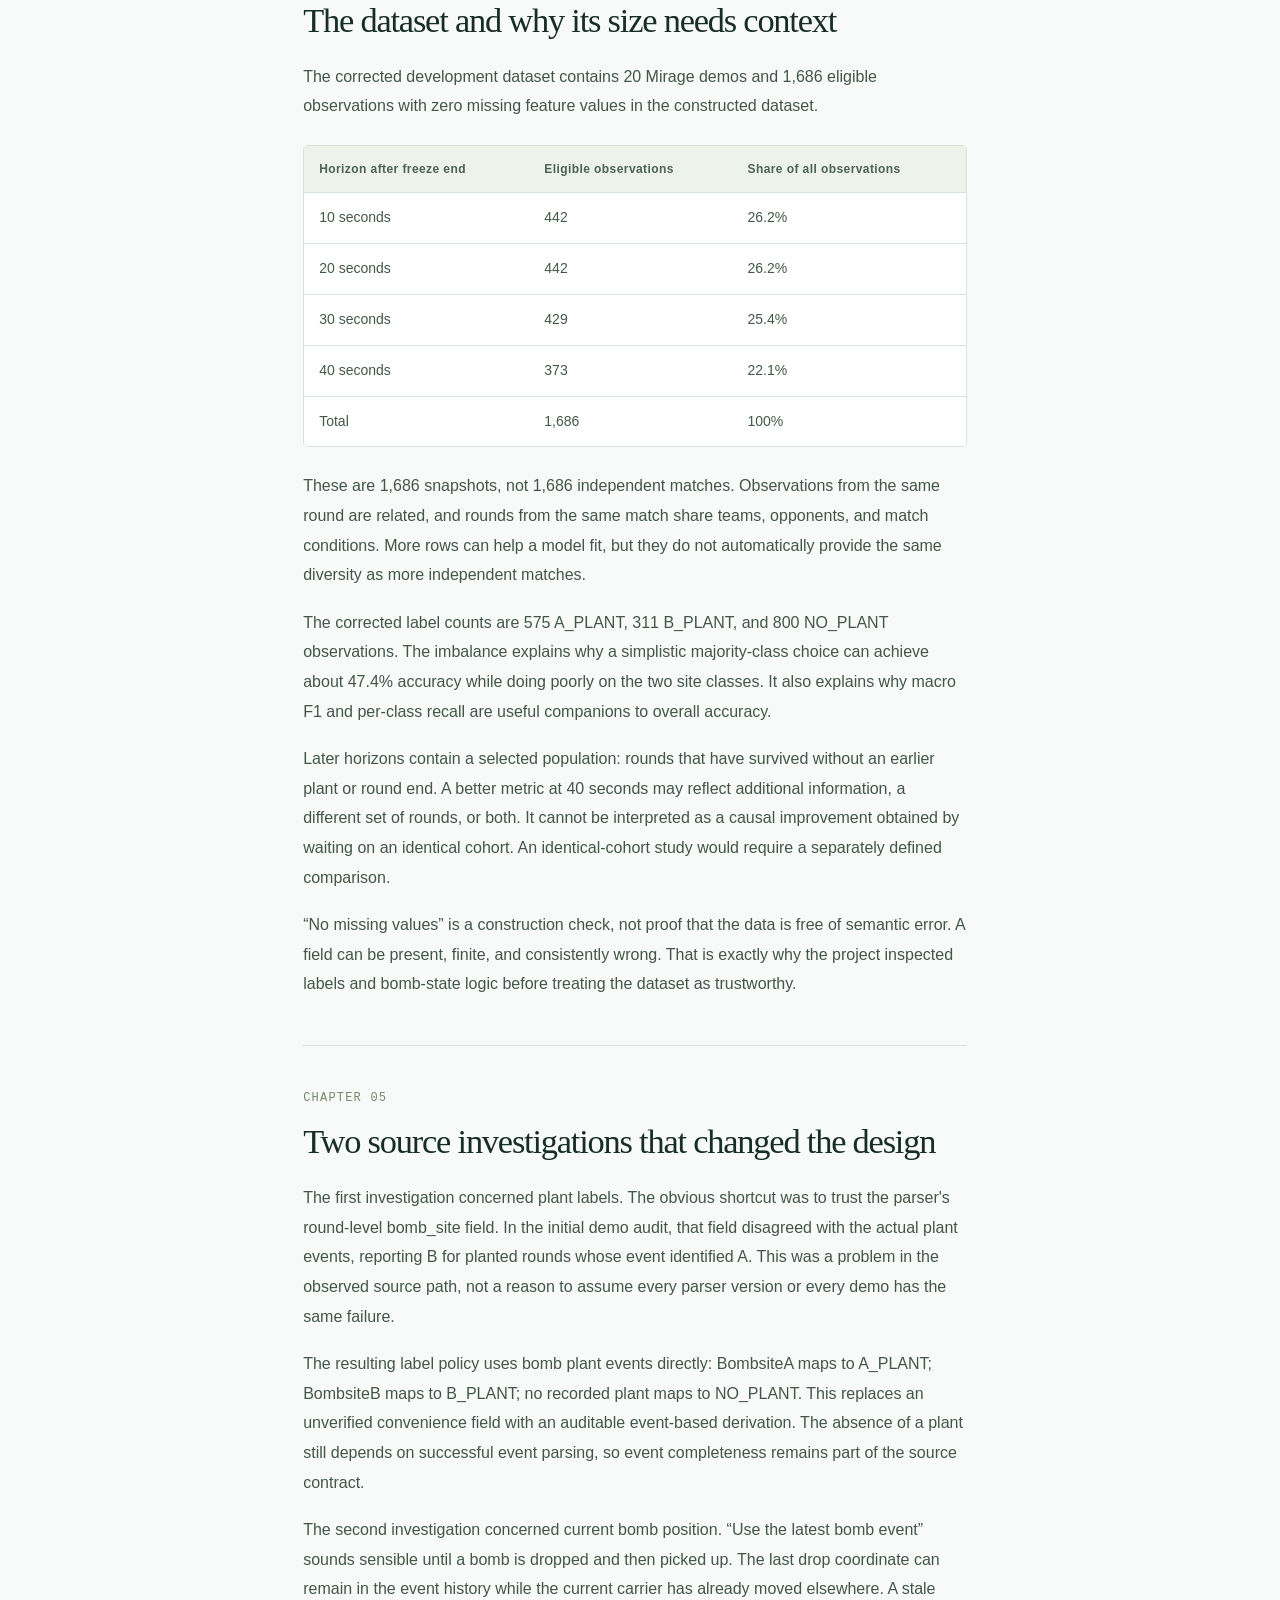
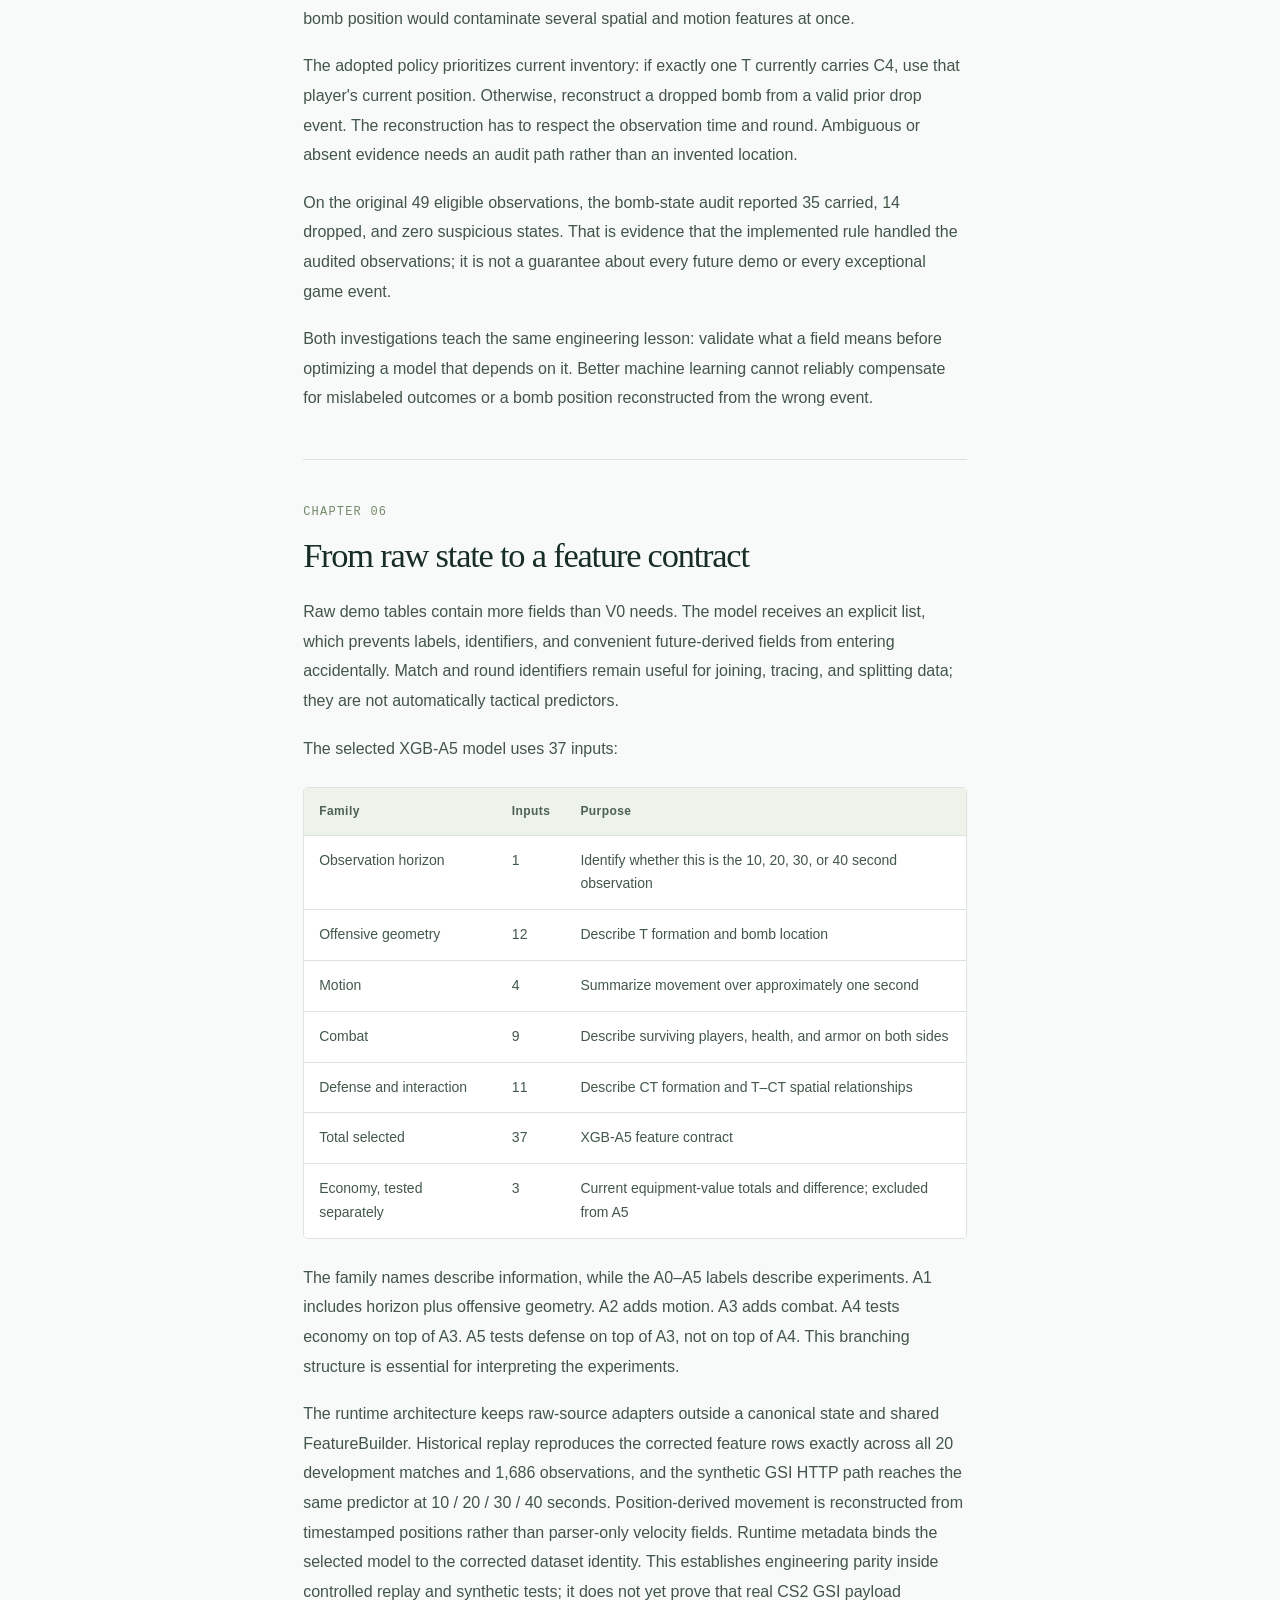
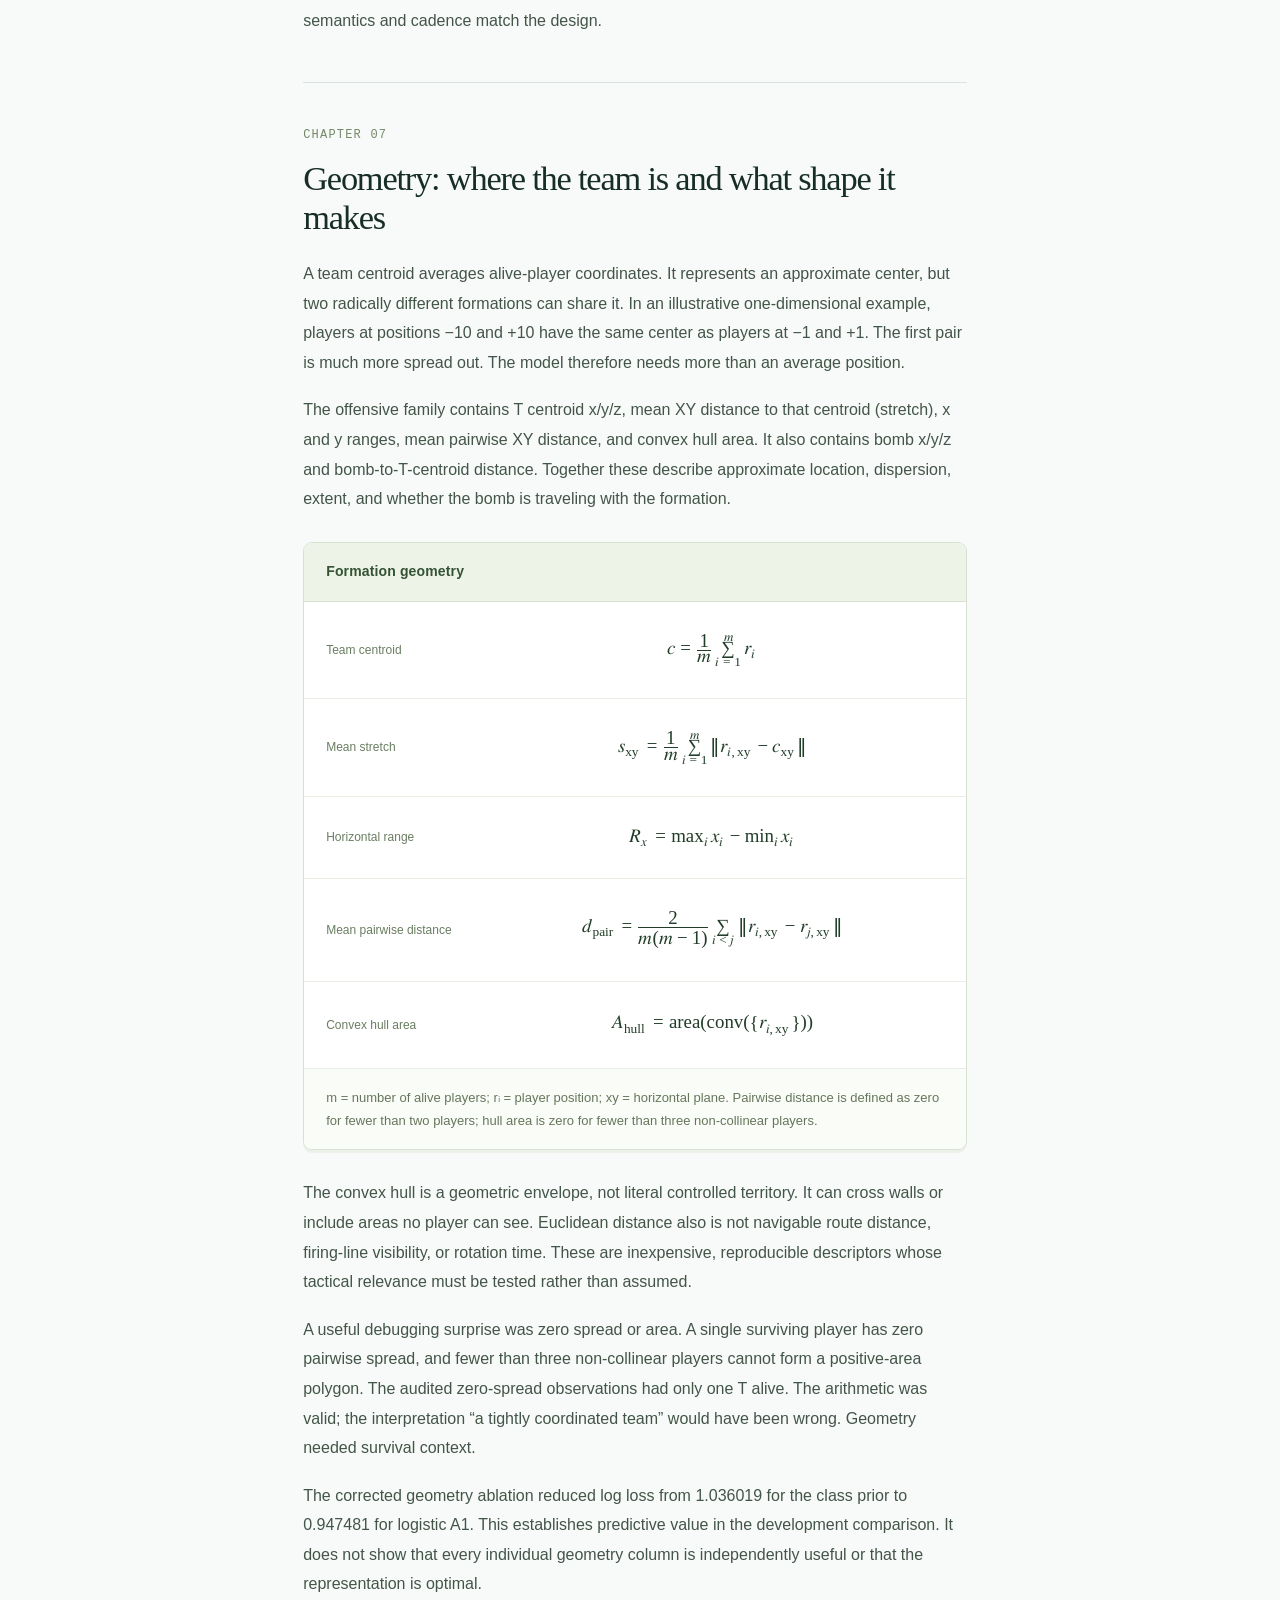
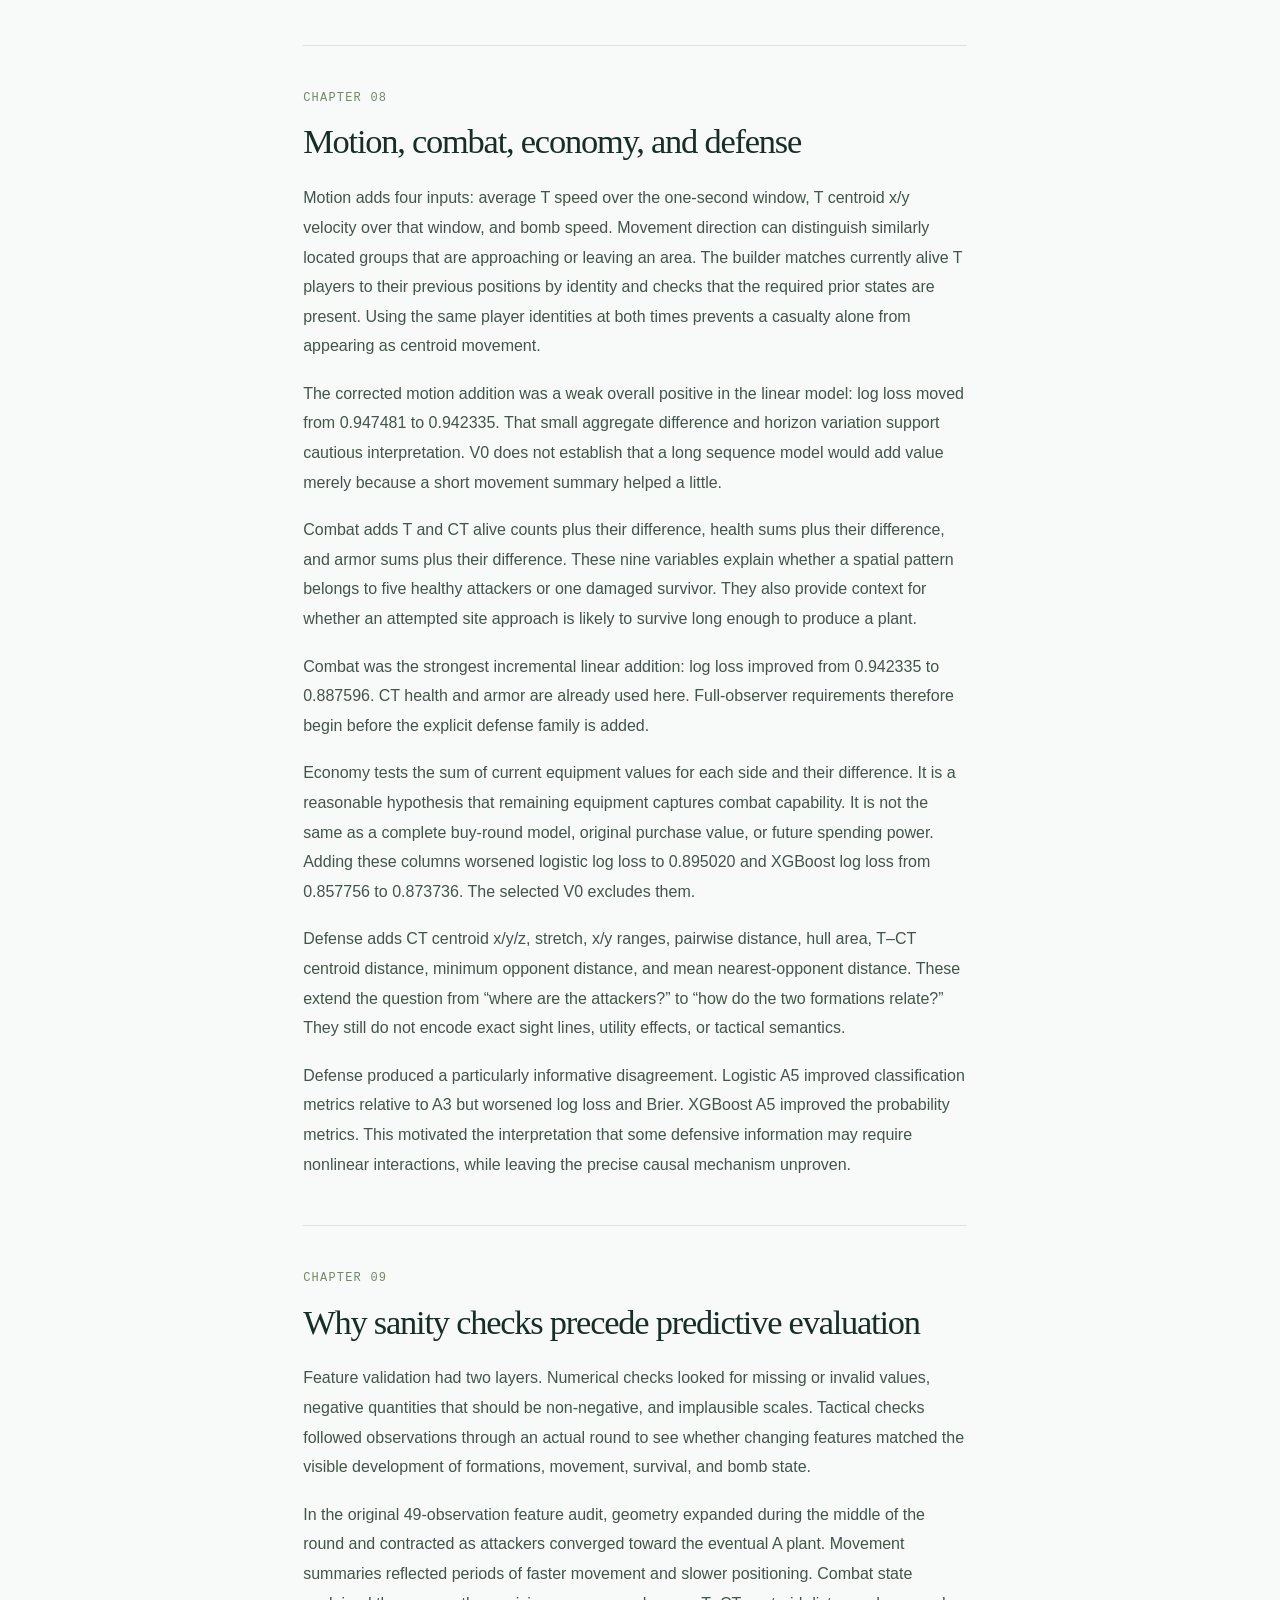
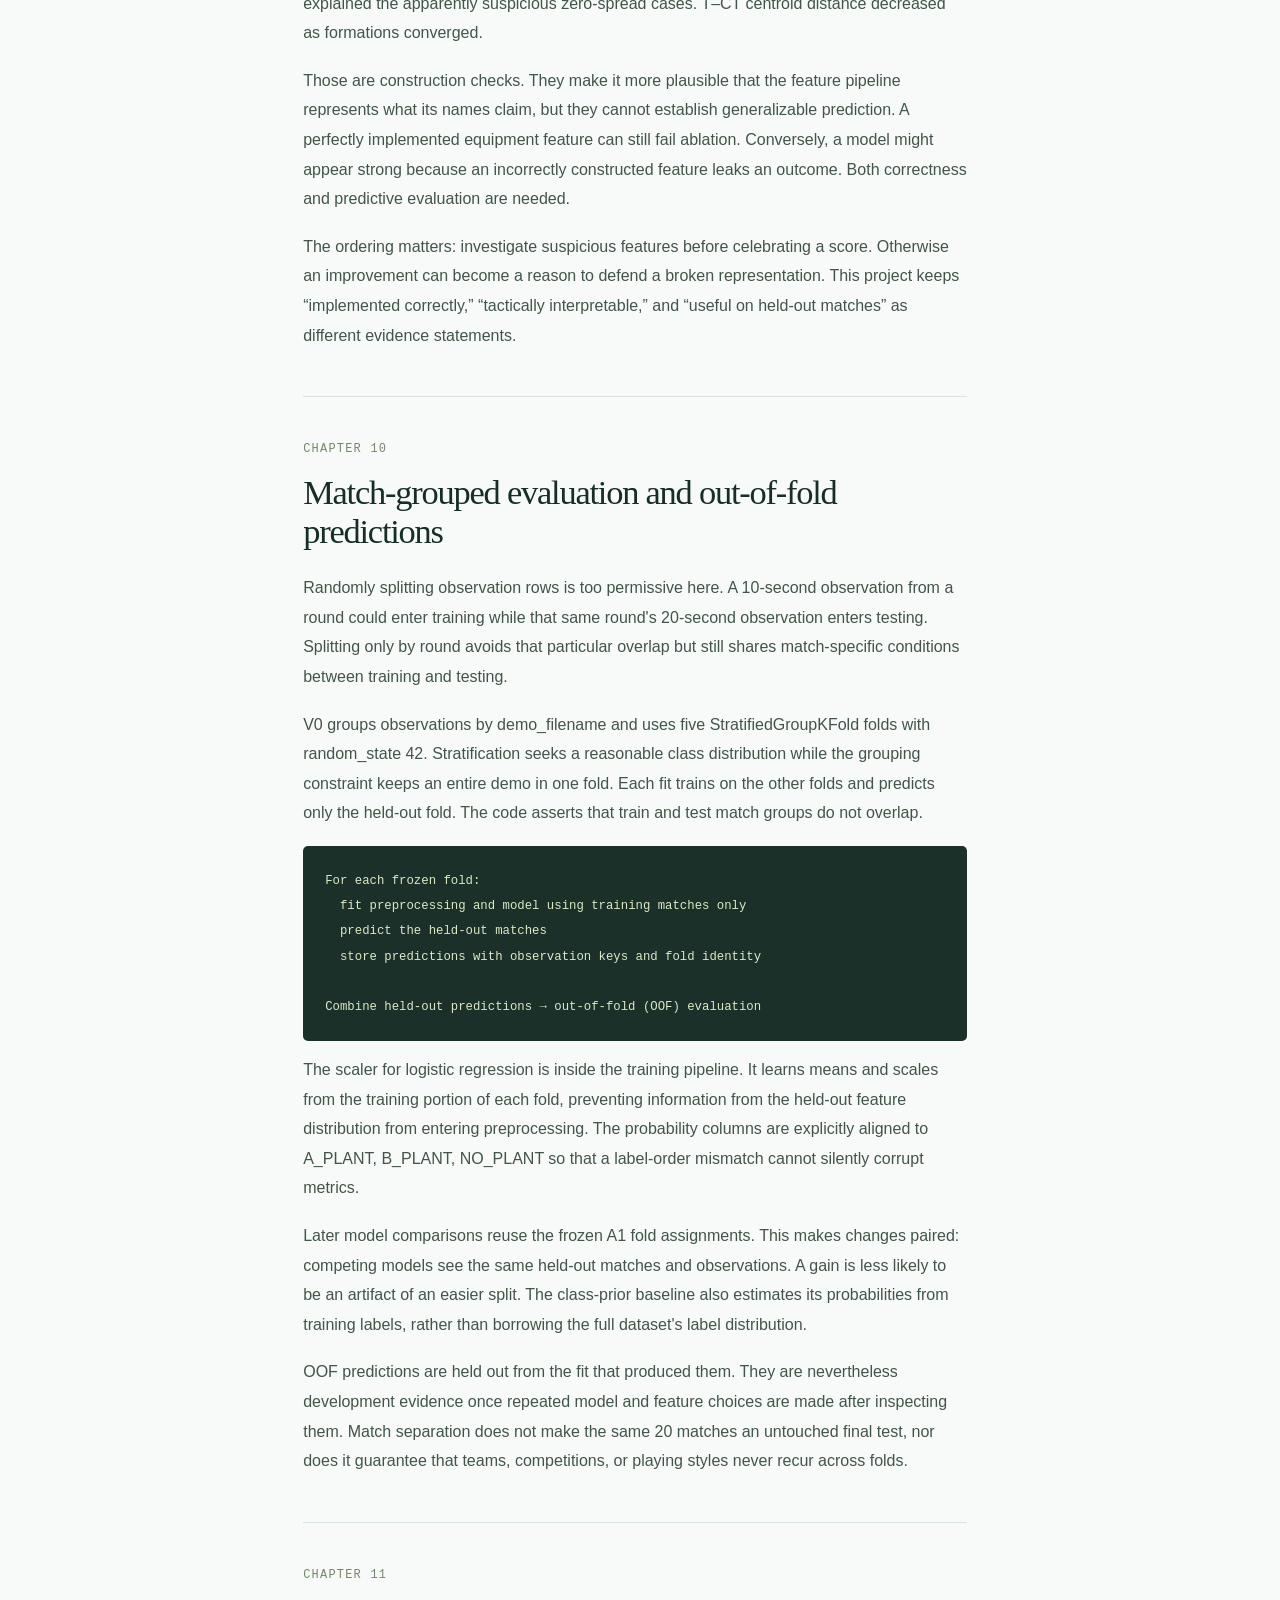
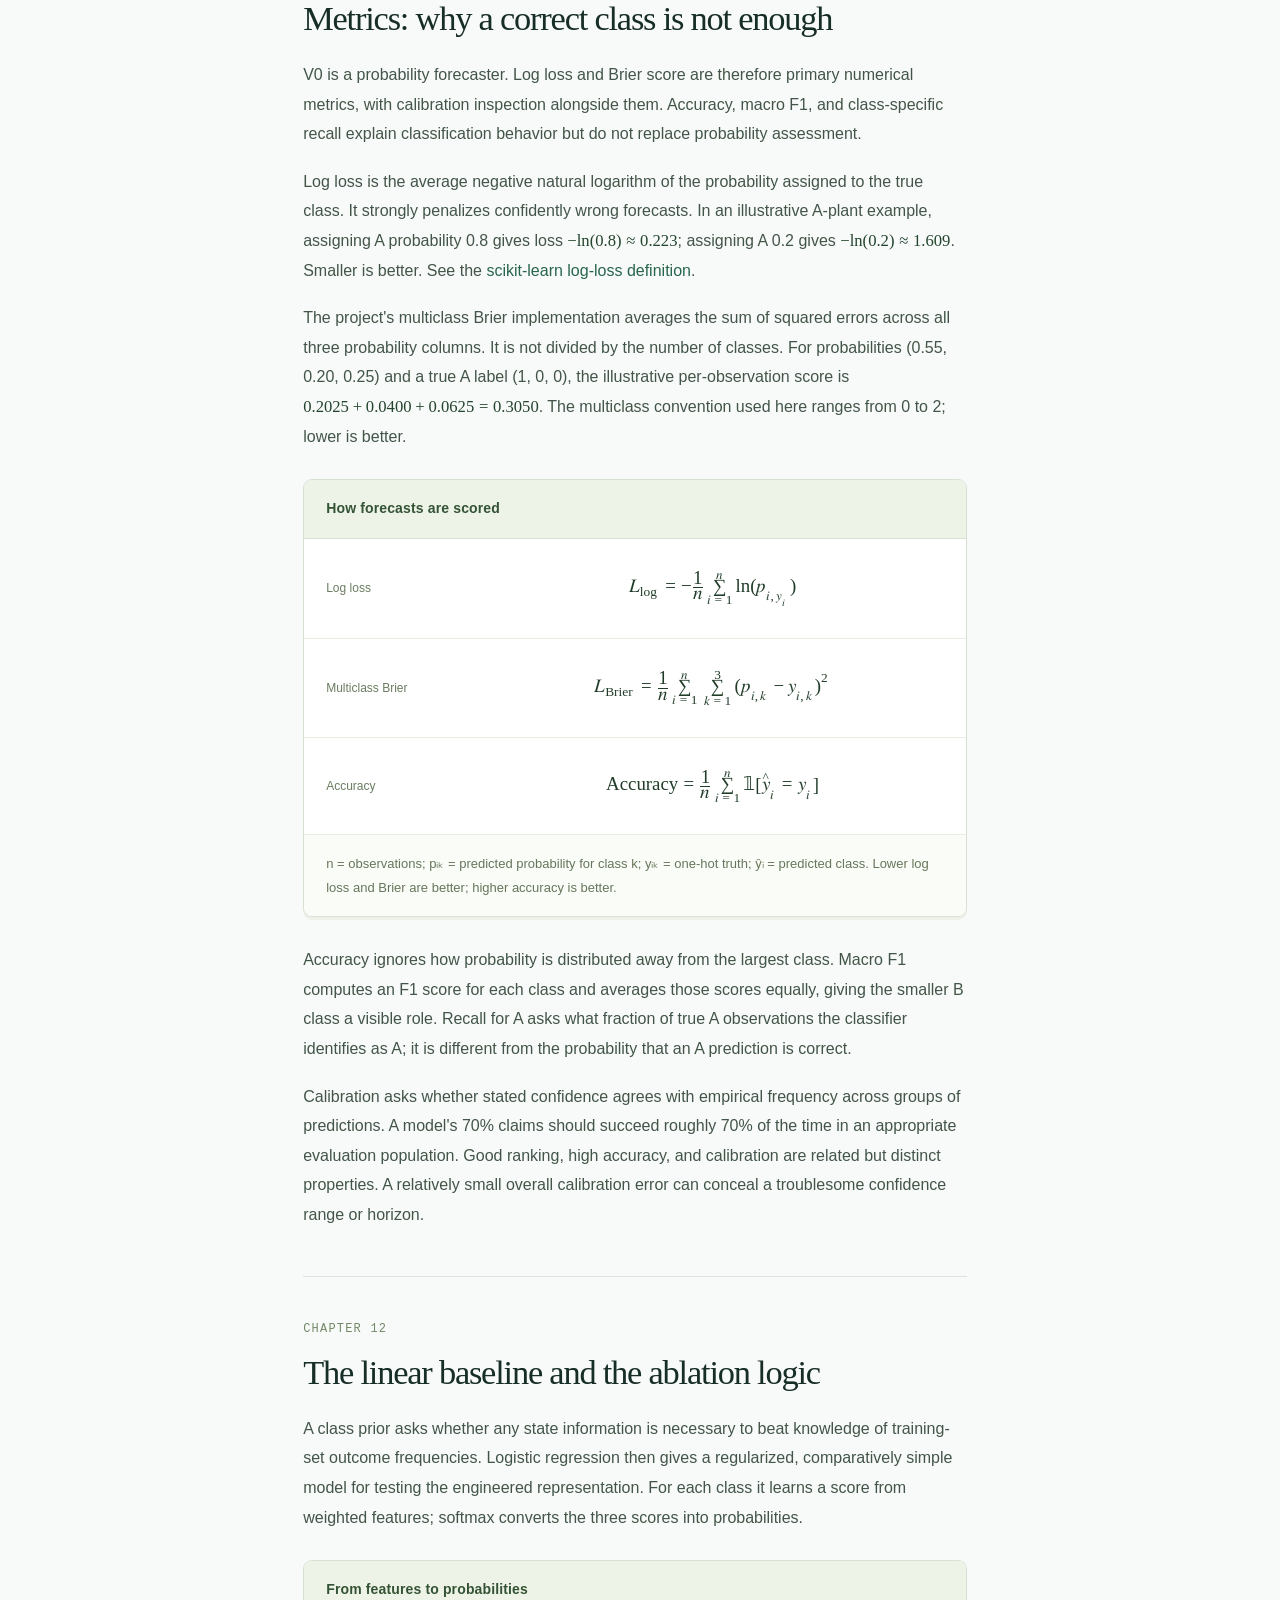
<file: site/pages/v0.html>
<!doctype html>
<html lang="en"><head><meta charset="utf-8"><meta name="viewport" content="width=device-width,initial-scale=1"><meta name="description" content="The complete design story: what we predicted, how we investigated the data, why each model decision followed, and what the evidence actually supports."><meta name="theme-color" content="#142623"><title>Understanding V0 — CS2 Tactical Intelligence Lab</title><link rel="stylesheet" href="../assets/style.css?v=v2-confirmation"></head>
<body data-page="v0"><a class="skip-link" href="#main">Skip to content</a><div class="shell"><aside class="side" id="site-navigation" aria-label="Lab navigation"><a class="brand" href="../index.html"><span class="mark">cti<span>↗</span></span><span><small>Independent research</small><strong>CS2 Tactical<br>Intelligence Lab</strong></span></a><div class="nav-label">The research notebook</div><nav class="nav"><a data-page="home" href="../index.html"><span>01</span>Overview</a><a data-page="v0" href="../pages/v0.html" class="active" aria-current="page"><span>02</span>Understanding V0</a><a data-page="v1" href="../pages/v1.html"><span>03</span>Understanding V1</a><a data-page="v2" href="../pages/v2.html"><span>04</span>V2 confirmation</a><a data-page="evidence" href="../pages/evidence.html"><span>05</span>Results & evidence</a><a data-page="models" href="../pages/models.html"><span>06</span>Models</a><a data-page="data" href="../pages/data.html"><span>07</span>Data & pipeline</a><a data-page="roadmap" href="../pages/roadmap.html"><span>08</span>Roadmap</a><a data-page="decisions" href="../pages/decisions.html"><span>09</span>Design decisions</a><a data-page="research" href="../pages/research.html"><span>10</span>Research horizons</a><a data-page="build-log" href="../pages/build-log.html"><span>11</span>Build log</a><a data-page="journey" href="../pages/journey.html"><span>12</span>The journey</a></nav><div class="side-bottom"><div class="status"><i class="dot"></i>V2 · Confirmation complete</div><p>Observe. Test. Understand.<br>Let evidence lead the next version.</p><span class="edition">RESEARCH SERIES / 001</span></div></aside><div class="menu-backdrop" hidden></div><main class="main" id="main"><div class="top"><button class="menu" aria-controls="site-navigation" aria-expanded="false" aria-label="Open navigation">☰ <span>Menu</span></button><span class="breadcrumb">The notebook <span>/</span> Understanding V0</span><span class="top-meta">MIRAGE <span>·</span> VERSION 0</span></div><div class="content"><header class="hero"><div class="kicker">Version 0 / The corrected explanation</div><h1>Understanding V0</h1><p class="lead">The complete design story: what we predicted, how we investigated the data, why each model decision followed, and what the evidence actually supports.</p><div class="badges"><span class="badge ok">Timing-corrected evidence frozen</span><span class="badge">24 chapters</span><span class="badge ok">Replay + synthetic E2E passed</span></div></header><div class="page-note">Read in order for the complete reasoning, or jump to a chapter. <a href="../assets/sources/v0_explained.md" download>Download the full guide ↓</a> · <a href="evidence.html">Open the evidence tables ↗</a></div><div class="reading-layout"><article class="article"><p>V0 is the first version of the CS2 Tactical Intelligence research project: an Early-Round Site Outcome Forecaster. It predicts the eventual recorded plant outcome of an eligible Mirage round from information available before the plant or round end. It returns three probabilities: A plant, B plant, and no plant.</p>
<p>The important result is more than a winning model name. V0 established a way to investigate data, challenge assumptions, compare representations, evaluate uncertainty, and let observed failure modes shape the next question. It also exposed a shared timing bug after an earlier parity test had passed. This chapter is the corrected V0 freeze record. Project-specific numbers come from the timing-corrected local evaluation artifacts; superseded values are retained only where they explain the audit trail.</p>
<section id="chapter-00"><span class="chapter-number">CHAPTER 00</span><h2>V0 in one roadmap</h2>
<p>V0 asks one narrow question: <strong>from observer-visible Mirage state before a plant or round end, how much can we forecast the eventual outcome: A plant, B plant, or no plant?</strong></p>
<ul>
<li><strong>01 · Define the target</strong> — Observe at 10 / 20 / 30 / 40 seconds after <code>freeze_end</code>; predict <code>A_PLANT / B_PLANT / NO_PLANT</code>.</li>
<li><strong>02 · Audit tactical data</strong> — Derive labels from plant events, reconstruct the current bomb state, and block future-information leakage.</li>
<li><strong>03 · Correct the clock</strong> — Awpy supplied a default 128 ticks/s while the observed demo clock measured 64 ticks/s. Rebuilding at the measured rate produced 1,686 eligible pre-outcome snapshots.</li>
<li><strong>04 · Engineer the state</strong> — Encode offensive geometry, 1-second motion, combat state, and defense/inter-team structure. Economy was tested and dropped. Final model input: 37 numeric features.</li>
<li><strong>05 · Protect evaluation</strong> — Use 5-fold <code>StratifiedGroupKFold</code> by match. Each fold trains on about 16 matches and tests on about 4 unseen matches.</li>
<li><strong>06 · Ablate feature families</strong> — A0 prior → A1 geometry → A2 motion → A3 combat → A4 economy → A5 defense. Compare the same held-out folds using Log Loss, Brier, Accuracy, and Macro F1.</li>
<li><strong>07 · Test nonlinearity</strong> — Logistic Regression establishes the linear baseline. XGBoost tests nonlinear interactions. Defense adds value in XGBoost, making XGB-A5 the selected V0 model.</li>
<li><strong>08 · Freeze the corrected evidence</strong> — OOF XGB-A5: Log Loss 0.838182, Brier 0.503190, Accuracy 0.594899, Macro F1 0.566090. Most errors are Plant ↔ No Plant rather than A ↔ B.</li>
<li><strong>09 · Rebuild the live path</strong> — Demo / Replay / GSI → canonical state → shared FeatureBuilder → predictor. Replay parity is exact across 20 matches and all 1,686 observations; synthetic LiveEngine and GSI HTTP end-to-end tests pass. Real-CS2 machine capture is deferred.</li>
</ul>
<p><strong>V0 in one sentence:</strong> tactical data engineering turns raw match state into a reproducible 37-feature contract; ML engineering tests which information generalizes; live engineering reuses the same contract without changing the frozen scientific evidence.</p>
<p><strong>Current limitation:</strong> V0 is still a snapshot model, not a full sequence model. It uses current state plus roughly one second of motion history.</p>
</section>
<section id="chapter-01"><span class="chapter-number">CHAPTER 01</span><h2>The question comes before the architecture</h2>
<p>The long-term ambition is a system that can observe a match, recognize tactical behavior, forecast what happens next, retrieve similar historical situations, model an opponent, and eventually evaluate possible responses. Each of those capabilities asks a different question. A model that forecasts a plant site does not automatically recognize a fake, understand a team's intention, or know which counter-strategy would win.</p>
<p>The early temptation was to build a generic GameState object immediately. The problem was that its fields would have reflected assumptions about both the data and the future model. The design therefore stepped back: first decide what must be predicted, inspect real source contracts, and only then decide which state representation is needed.</p>
<p>An initial target such as “recognize an execute” creates a labeling problem. Two analysts may disagree about exactly when an execute begins or whether a round is a default, split, or fake. A recorded bomb plant provides a more objective starting point: there is an event, a time, and a site that can be audited. The no-plant class keeps rounds in which neither site receives a plant inside the task.</p>
<p>This choice deliberately leaves tactical meaning incomplete. A team can initially intend to attack A and ultimately plant B. It can prepare a good attack and lose the duels before planting. V0 learns associations with the eventual outcome, not privileged knowledge of intent. Its first success criterion is whether pre-outcome state improves probabilistic forecasting beyond simple baselines.</p>
<p>The work proceeds as a controlled chain:</p>
<pre><code>Define the target → inspect sources → construct labels and observations
→ validate features → compare models → analyze errors and uncertainty
→ freeze the evidence → propose the next experiment</code></pre>
</section>
<section id="chapter-02"><span class="chapter-number">CHAPTER 02</span><h2>Exactly what one prediction means</h2>
<p>The scope is Mirage, viewed through the attacking T side of each round. The input is full observer-derived state, including CT information where the selected feature set requires it. “T-side forecasting” describes the round's attacking outcome; it does not mean a normal T player could know every input.</p>
<p>For state history available through observation time t, the target is:</p>
<figure class="equation-panel"><figcaption>The prediction target</figcaption><div class="equation-row"><span class="equation-label">Conditional outcome</span><div class="equation-scroll" tabindex="0" role="region" aria-label="Conditional outcome equation"><math xmlns="http://www.w3.org/1998/Math/MathML" display="block"><mrow><mi>P</mi><mrow><mo>(</mo><mrow><mi>Y</mi><mo>|</mo><msub><mi>S</mi><mrow><mn>0</mn><mo>:</mo><mi>t</mi></mrow></msub></mrow><mo>)</mo></mrow></mrow></math></div></div><div class="equation-row"><span class="equation-label">Three possible outcomes</span><div class="equation-scroll" tabindex="0" role="region" aria-label="Three possible outcomes equation"><math xmlns="http://www.w3.org/1998/Math/MathML" display="block"><mrow><mi>Y</mi><mo>∈</mo><mo>{</mo><mtext>A_PLANT</mtext><mo>,</mo><mtext>B_PLANT</mtext><mo>,</mo><mtext>NO_PLANT</mtext><mo>}</mo></mrow></math></div></div><p class="equation-note">S₀:ₜ is the state history available through time t. V0 summarizes this history as an engineered feature vector.</p></figure>
<p>The notation permits a history of observations. The implementation is a tabular model with current-state features plus a short movement summary. It is not a neural sequence model reading the entire round. That distinction matters when comparing V0 to future GRU or TCN candidates.</p>
<p>An illustrative output is <span class="inline-equation"><math xmlns="http://www.w3.org/1998/Math/MathML"><mrow><mrow><mi>P</mi><mrow><mo>(</mo><mtext>A</mtext><mo>)</mo></mrow></mrow><mo>=</mo><mn>0.55</mn></mrow></math></span>, <span class="inline-equation"><math xmlns="http://www.w3.org/1998/Math/MathML"><mrow><mrow><mi>P</mi><mrow><mo>(</mo><mtext>B</mtext><mo>)</mo></mrow></mrow><mo>=</mo><mn>0.20</mn></mrow></math></span>, and <span class="inline-equation"><math xmlns="http://www.w3.org/1998/Math/MathML"><mrow><mrow><mi>P</mi><mrow><mo>(</mo><mtext>NO</mtext><mo>)</mo></mrow></mrow><mo>=</mo><mn>0.25</mn></mrow></math></span>. The three values sum to one. A is the most likely single class, but 45% of the probability remains on other outcomes. If the actual outcome is A, a model that assigned A 0.55 receives a different probability-quality score from one that assigned A 0.99, even though both classify the round as A.</p>
<p>A plant label also does not describe the round winner. A T-side plant followed by a CT defuse is still a plant observation. Conversely, a round can end without a plant for different reasons. Those reasons are compressed into NO_PLANT rather than separately labeled in V0. That deliberately broad class will later become central to the error analysis.</p>
<p>V0 still does not generate tactical recommendations, infer concealed intentions, or evaluate counterfactual actions. Its scientific evidence is the corrected grouped-OOF evaluation, while the engineering path supports exact historical replay parity and synthetic GSI live inference at the same 10 / 20 / 30 / 40-second checkpoints. The GSI source contract is documented; real-CS2 machine capture remains deferred.</p>
</section>
<section id="timing"><span class="chapter-number">CHAPTER 03</span><h2>Timing correction and the information boundary</h2>
<p>Four observation horizons were fixed: 10, 20, 30, and 40 seconds after freeze_end. Freeze end is the point after the pre-round freeze period. Starting the clock there makes the horizons describe playable round time rather than time spent waiting before the round starts.</p>
<p>The first frozen evaluation used Awpy's default 128 ticks per second. An independent timing audit later measured these demos at 64 ticks per second from their raw tick clocks. The arithmetic was internally consistent, so offline/replay parity passed, but the shared assumption was wrong: the nominal 10 / 20 / 30 / 40-second rows actually described approximately 20 / 40 / 60 / 80 seconds of playable time. Parity had proved that two paths agreed; it had not proved that they agreed with the real-world meaning of a second.</p>
<p>That discovery invalidated the old timing-dependent evidence. The old dataset, folds, predictions, and tables were preserved as a historical superseded record. The corrected pass rebuilt the dataset at the measured 64 ticks per second, reused the previously frozen match folds, reran evaluation and diagnostics, rebuilt the runtime artifact, and repeated parity and correctness checks.</p>
<figure class="equation-panel"><figcaption>The observation boundary</figcaption><div class="equation-row"><span class="equation-label">Requested tick</span><div class="equation-scroll" tabindex="0" role="region" aria-label="Requested tick equation"><math xmlns="http://www.w3.org/1998/Math/MathML" display="block"><mrow><msub><mi>τ</mi><mtext>request</mtext></msub><mo>=</mo><mrow><msub><mi>τ</mi><mtext>freeze</mtext></msub><mo>+</mo><mtext>round</mtext><mrow><mo>(</mo><mrow><mi>h</mi><mo>·</mo><mn>64</mn></mrow><mo>)</mo></mrow></mrow></mrow></math></div></div><div class="equation-row"><span class="equation-label">Resolved snapshot</span><div class="equation-scroll" tabindex="0" role="region" aria-label="Resolved snapshot equation"><math xmlns="http://www.w3.org/1998/Math/MathML" display="block"><mrow><msub><mi>τ</mi><mtext>request</mtext></msub><mo>≤</mo><msub><mi>τ</mi><mtext>resolved</mtext></msub><mo>≤</mo><msub><mi>τ</mi><mtext>request</mtext></msub><mo>+</mo><mn>1</mn></mrow></math></div></div><div class="equation-row"><span class="equation-label">Before the round ends</span><div class="equation-scroll" tabindex="0" role="region" aria-label="Before the round ends equation"><math xmlns="http://www.w3.org/1998/Math/MathML" display="block"><mrow><msub><mi>τ</mi><mtext>resolved</mtext></msub><mo>&lt;</mo><msub><mi>τ</mi><mtext>end</mtext></msub></mrow></math></div></div><div class="equation-row"><span class="equation-label">Before any plant</span><div class="equation-scroll" tabindex="0" role="region" aria-label="Before any plant equation"><math xmlns="http://www.w3.org/1998/Math/MathML" display="block"><mrow><mtext>no plant event</mtext><mo>∨</mo><msub><mi>τ</mi><mtext>resolved</mtext></msub><mo>&lt;</mo><msub><mi>τ</mi><mtext>plant</mtext></msub></mrow></math></div></div><p class="equation-note">h = observation horizon in seconds; the measured demo clock is 64 ticks per second. The resolver uses the first snapshot at or after the request and observed lateness is at most one tick. Both eligibility conditions must hold.</p></figure>
<p>The strict eligibility inequality is intentional. A snapshot at the plant event is already too late to forecast whether and where the plant will happen. Similarly, an ended round is not an ongoing early-round forecasting opportunity. The corrected resolver selects the first recorded snapshot at or after the requested tick. Across the corrected dataset, this is either exact or one tick late; the resolved tick must still remain before the outcome boundary. The same rule applies to the one-second motion lookup, and the corrected motion interval is a true 1.000 seconds at 64 ticks per second.</p>
<p>Consider an illustrative round that plants at 27 seconds and ends at 43 seconds. Its 10-second and 20-second observations are eligible. Its 30-second and 40-second observations are excluded because the plant has already happened. A different round ending without a plant at 18 seconds contributes only a 10-second observation. A round lasting beyond 40 seconds without a plant can contribute all four.</p>
<p>The future event is allowed to define the training label. Supervised learning requires us to look back later and identify what happened. It is not allowed to define a predictor that would have been unknown at t. The distinction is between future information used as the answer and future information leaking into the question.</p>
<p>There are two separate audits: within each observation, check the time boundary; across training and evaluation, check the match boundary. Passing one does not make the other unnecessary. Reconstructing the correct label is also a separate responsibility: an accurately timed feature cannot repair incorrect ground truth.</p>
</section>
<section id="chapter-04"><span class="chapter-number">CHAPTER 04</span><h2>The dataset and why its size needs context</h2>
<p>The corrected development dataset contains 20 Mirage demos and 1,686 eligible observations with zero missing feature values in the constructed dataset.</p>
<div class="table-wrap" role="region" aria-label="The dataset and why its size needs context data table" tabindex="0"><table><thead><tr><th scope="col">Horizon after freeze end</th><th scope="col">Eligible observations</th><th scope="col">Share of all observations</th></tr></thead><tbody>
<tr><td>10 seconds</td><td>442</td><td>26.2%</td></tr>
<tr><td>20 seconds</td><td>442</td><td>26.2%</td></tr>
<tr><td>30 seconds</td><td>429</td><td>25.4%</td></tr>
<tr><td>40 seconds</td><td>373</td><td>22.1%</td></tr>
<tr><td>Total</td><td>1,686</td><td>100%</td></tr>
</tbody></table></div>
<p>These are 1,686 snapshots, not 1,686 independent matches. Observations from the same round are related, and rounds from the same match share teams, opponents, and match conditions. More rows can help a model fit, but they do not automatically provide the same diversity as more independent matches.</p>
<p>The corrected label counts are 575 A_PLANT, 311 B_PLANT, and 800 NO_PLANT observations. The imbalance explains why a simplistic majority-class choice can achieve about 47.4% accuracy while doing poorly on the two site classes. It also explains why macro F1 and per-class recall are useful companions to overall accuracy.</p>
<p>Later horizons contain a selected population: rounds that have survived without an earlier plant or round end. A better metric at 40 seconds may reflect additional information, a different set of rounds, or both. It cannot be interpreted as a causal improvement obtained by waiting on an identical cohort. An identical-cohort study would require a separately defined comparison.</p>
<p>“No missing values” is a construction check, not proof that the data is free of semantic error. A field can be present, finite, and consistently wrong. That is exactly why the project inspected labels and bomb-state logic before treating the dataset as trustworthy.</p>
</section>
<section id="chapter-05"><span class="chapter-number">CHAPTER 05</span><h2>Two source investigations that changed the design</h2>
<p>The first investigation concerned plant labels. The obvious shortcut was to trust the parser's round-level bomb_site field. In the initial demo audit, that field disagreed with the actual plant events, reporting B for planted rounds whose event identified A. This was a problem in the observed source path, not a reason to assume every parser version or every demo has the same failure.</p>
<p>The resulting label policy uses bomb plant events directly: BombsiteA maps to A_PLANT; BombsiteB maps to B_PLANT; no recorded plant maps to NO_PLANT. This replaces an unverified convenience field with an auditable event-based derivation. The absence of a plant still depends on successful event parsing, so event completeness remains part of the source contract.</p>
<p>The second investigation concerned current bomb position. “Use the latest bomb event” sounds sensible until a bomb is dropped and then picked up. The last drop coordinate can remain in the event history while the current carrier has already moved elsewhere. A stale bomb position would contaminate several spatial and motion features at once.</p>
<p>The adopted policy prioritizes current inventory: if exactly one T currently carries C4, use that player's current position. Otherwise, reconstruct a dropped bomb from a valid prior drop event. The reconstruction has to respect the observation time and round. Ambiguous or absent evidence needs an audit path rather than an invented location.</p>
<p>On the original 49 eligible observations, the bomb-state audit reported 35 carried, 14 dropped, and zero suspicious states. That is evidence that the implemented rule handled the audited observations; it is not a guarantee about every future demo or every exceptional game event.</p>
<p>Both investigations teach the same engineering lesson: validate what a field means before optimizing a model that depends on it. Better machine learning cannot reliably compensate for mislabeled outcomes or a bomb position reconstructed from the wrong event.</p>
</section>
<section id="features"><span class="chapter-number">CHAPTER 06</span><h2>From raw state to a feature contract</h2>
<p>Raw demo tables contain more fields than V0 needs. The model receives an explicit list, which prevents labels, identifiers, and convenient future-derived fields from entering accidentally. Match and round identifiers remain useful for joining, tracing, and splitting data; they are not automatically tactical predictors.</p>
<p>The selected XGB-A5 model uses 37 inputs:</p>
<div class="table-wrap" role="region" aria-label="From raw state to a feature contract data table" tabindex="0"><table><thead><tr><th scope="col">Family</th><th scope="col">Inputs</th><th scope="col">Purpose</th></tr></thead><tbody>
<tr><td>Observation horizon</td><td>1</td><td>Identify whether this is the 10, 20, 30, or 40 second observation</td></tr>
<tr><td>Offensive geometry</td><td>12</td><td>Describe T formation and bomb location</td></tr>
<tr><td>Motion</td><td>4</td><td>Summarize movement over approximately one second</td></tr>
<tr><td>Combat</td><td>9</td><td>Describe surviving players, health, and armor on both sides</td></tr>
<tr><td>Defense and interaction</td><td>11</td><td>Describe CT formation and T–CT spatial relationships</td></tr>
<tr><td>Total selected</td><td>37</td><td>XGB-A5 feature contract</td></tr>
<tr><td>Economy, tested separately</td><td>3</td><td>Current equipment-value totals and difference; excluded from A5</td></tr>
</tbody></table></div>
<p>The family names describe information, while the A0–A5 labels describe experiments. A1 includes horizon plus offensive geometry. A2 adds motion. A3 adds combat. A4 tests economy on top of A3. A5 tests defense on top of A3, not on top of A4. This branching structure is essential for interpreting the experiments.</p>
<p>The runtime architecture keeps raw-source adapters outside a canonical state and shared FeatureBuilder. Historical replay reproduces the corrected feature rows exactly across all 20 development matches and 1,686 observations, and the synthetic GSI HTTP path reaches the same predictor at 10 / 20 / 30 / 40 seconds. Position-derived movement is reconstructed from timestamped positions rather than parser-only velocity fields. Runtime metadata binds the selected model to the corrected dataset identity. This establishes engineering parity inside controlled replay and synthetic tests; it does not yet prove that real CS2 GSI payload semantics and cadence match the design.</p>
</section>
<section id="chapter-07"><span class="chapter-number">CHAPTER 07</span><h2>Geometry: where the team is and what shape it makes</h2>
<p>A team centroid averages alive-player coordinates. It represents an approximate center, but two radically different formations can share it. In an illustrative one-dimensional example, players at positions −10 and +10 have the same center as players at −1 and +1. The first pair is much more spread out. The model therefore needs more than an average position.</p>
<p>The offensive family contains T centroid x/y/z, mean XY distance to that centroid (stretch), x and y ranges, mean pairwise XY distance, and convex hull area. It also contains bomb x/y/z and bomb-to-T-centroid distance. Together these describe approximate location, dispersion, extent, and whether the bomb is traveling with the formation.</p>
<figure class="equation-panel"><figcaption>Formation geometry</figcaption><div class="equation-row"><span class="equation-label">Team centroid</span><div class="equation-scroll" tabindex="0" role="region" aria-label="Team centroid equation"><math xmlns="http://www.w3.org/1998/Math/MathML" display="block"><mrow><mi>c</mi><mo>=</mo><mrow><mfrac><mn>1</mn><mi>m</mi></mfrac><mrow><munderover><mo>∑</mo><mrow><mi>i</mi><mo>=</mo><mn>1</mn></mrow><mi>m</mi></munderover><msub><mi>r</mi><mi>i</mi></msub></mrow></mrow></mrow></math></div></div><div class="equation-row"><span class="equation-label">Mean stretch</span><div class="equation-scroll" tabindex="0" role="region" aria-label="Mean stretch equation"><math xmlns="http://www.w3.org/1998/Math/MathML" display="block"><mrow><msub><mi>s</mi><mtext>xy</mtext></msub><mo>=</mo><mrow><mfrac><mn>1</mn><mi>m</mi></mfrac><mrow><munderover><mo>∑</mo><mrow><mi>i</mi><mo>=</mo><mn>1</mn></mrow><mi>m</mi></munderover><mrow><mo>‖</mo><mrow><msub><mi>r</mi><mrow><mi>i</mi><mo>,</mo><mtext>xy</mtext></mrow></msub><mo>−</mo><msub><mi>c</mi><mtext>xy</mtext></msub></mrow><mo>‖</mo></mrow></mrow></mrow></mrow></math></div></div><div class="equation-row"><span class="equation-label">Horizontal range</span><div class="equation-scroll" tabindex="0" role="region" aria-label="Horizontal range equation"><math xmlns="http://www.w3.org/1998/Math/MathML" display="block"><mrow><msub><mi>R</mi><mi>x</mi></msub><mo>=</mo><mrow><msub><mtext>max</mtext><mi>i</mi></msub><msub><mi>x</mi><mi>i</mi></msub><mo>−</mo><msub><mtext>min</mtext><mi>i</mi></msub><msub><mi>x</mi><mi>i</mi></msub></mrow></mrow></math></div></div><div class="equation-row"><span class="equation-label">Mean pairwise distance</span><div class="equation-scroll" tabindex="0" role="region" aria-label="Mean pairwise distance equation"><math xmlns="http://www.w3.org/1998/Math/MathML" display="block"><mrow><msub><mi>d</mi><mtext>pair</mtext></msub><mo>=</mo><mrow><mfrac><mn>2</mn><mrow><mi>m</mi><mrow><mo>(</mo><mrow><mi>m</mi><mo>−</mo><mn>1</mn></mrow><mo>)</mo></mrow></mrow></mfrac><munder><mo>∑</mo><mrow><mi>i</mi><mo>&lt;</mo><mi>j</mi></mrow></munder><mrow><mo>‖</mo><mrow><msub><mi>r</mi><mrow><mi>i</mi><mo>,</mo><mtext>xy</mtext></mrow></msub><mo>−</mo><msub><mi>r</mi><mrow><mi>j</mi><mo>,</mo><mtext>xy</mtext></mrow></msub></mrow><mo>‖</mo></mrow></mrow></mrow></math></div></div><div class="equation-row"><span class="equation-label">Convex hull area</span><div class="equation-scroll" tabindex="0" role="region" aria-label="Convex hull area equation"><math xmlns="http://www.w3.org/1998/Math/MathML" display="block"><mrow><msub><mi>A</mi><mtext>hull</mtext></msub><mo>=</mo><mrow><mtext>area</mtext><mrow><mo>(</mo><mrow><mtext>conv</mtext><mrow><mo>(</mo><mrow><mo>{</mo><msub><mi>r</mi><mrow><mi>i</mi><mo>,</mo><mtext>xy</mtext></mrow></msub><mo>}</mo></mrow><mo>)</mo></mrow></mrow><mo>)</mo></mrow></mrow></mrow></math></div></div><p class="equation-note">m = number of alive players; rᵢ = player position; xy = horizontal plane. Pairwise distance is defined as zero for fewer than two players; hull area is zero for fewer than three non-collinear players.</p></figure>
<p>The convex hull is a geometric envelope, not literal controlled territory. It can cross walls or include areas no player can see. Euclidean distance also is not navigable route distance, firing-line visibility, or rotation time. These are inexpensive, reproducible descriptors whose tactical relevance must be tested rather than assumed.</p>
<p>A useful debugging surprise was zero spread or area. A single surviving player has zero pairwise spread, and fewer than three non-collinear players cannot form a positive-area polygon. The audited zero-spread observations had only one T alive. The arithmetic was valid; the interpretation “a tightly coordinated team” would have been wrong. Geometry needed survival context.</p>
<p>The corrected geometry ablation reduced log loss from 1.036019 for the class prior to 0.947481 for logistic A1. This establishes predictive value in the development comparison. It does not show that every individual geometry column is independently useful or that the representation is optimal.</p>
</section>
<section id="chapter-08"><span class="chapter-number">CHAPTER 08</span><h2>Motion, combat, economy, and defense</h2>
<p>Motion adds four inputs: average T speed over the one-second window, T centroid x/y velocity over that window, and bomb speed. Movement direction can distinguish similarly located groups that are approaching or leaving an area. The builder matches currently alive T players to their previous positions by identity and checks that the required prior states are present. Using the same player identities at both times prevents a casualty alone from appearing as centroid movement.</p>
<p>The corrected motion addition was a weak overall positive in the linear model: log loss moved from 0.947481 to 0.942335. That small aggregate difference and horizon variation support cautious interpretation. V0 does not establish that a long sequence model would add value merely because a short movement summary helped a little.</p>
<p>Combat adds T and CT alive counts plus their difference, health sums plus their difference, and armor sums plus their difference. These nine variables explain whether a spatial pattern belongs to five healthy attackers or one damaged survivor. They also provide context for whether an attempted site approach is likely to survive long enough to produce a plant.</p>
<p>Combat was the strongest incremental linear addition: log loss improved from 0.942335 to 0.887596. CT health and armor are already used here. Full-observer requirements therefore begin before the explicit defense family is added.</p>
<p>Economy tests the sum of current equipment values for each side and their difference. It is a reasonable hypothesis that remaining equipment captures combat capability. It is not the same as a complete buy-round model, original purchase value, or future spending power. Adding these columns worsened logistic log loss to 0.895020 and XGBoost log loss from 0.857756 to 0.873736. The selected V0 excludes them.</p>
<p>Defense adds CT centroid x/y/z, stretch, x/y ranges, pairwise distance, hull area, T–CT centroid distance, minimum opponent distance, and mean nearest-opponent distance. These extend the question from “where are the attackers?” to “how do the two formations relate?” They still do not encode exact sight lines, utility effects, or tactical semantics.</p>
<p>Defense produced a particularly informative disagreement. Logistic A5 improved classification metrics relative to A3 but worsened log loss and Brier. XGBoost A5 improved the probability metrics. This motivated the interpretation that some defensive information may require nonlinear interactions, while leaving the precise causal mechanism unproven.</p>
</section>
<section id="chapter-09"><span class="chapter-number">CHAPTER 09</span><h2>Why sanity checks precede predictive evaluation</h2>
<p>Feature validation had two layers. Numerical checks looked for missing or invalid values, negative quantities that should be non-negative, and implausible scales. Tactical checks followed observations through an actual round to see whether changing features matched the visible development of formations, movement, survival, and bomb state.</p>
<p>In the original 49-observation feature audit, geometry expanded during the middle of the round and contracted as attackers converged toward the eventual A plant. Movement summaries reflected periods of faster movement and slower positioning. Combat state explained the apparently suspicious zero-spread cases. T–CT centroid distance decreased as formations converged.</p>
<p>Those are construction checks. They make it more plausible that the feature pipeline represents what its names claim, but they cannot establish generalizable prediction. A perfectly implemented equipment feature can still fail ablation. Conversely, a model might appear strong because an incorrectly constructed feature leaks an outcome. Both correctness and predictive evaluation are needed.</p>
<p>The ordering matters: investigate suspicious features before celebrating a score. Otherwise an improvement can become a reason to defend a broken representation. This project keeps “implemented correctly,” “tactically interpretable,” and “useful on held-out matches” as different evidence statements.</p>
</section>
<section id="evaluation"><span class="chapter-number">CHAPTER 10</span><h2>Match-grouped evaluation and out-of-fold predictions</h2>
<p>Randomly splitting observation rows is too permissive here. A 10-second observation from a round could enter training while that same round's 20-second observation enters testing. Splitting only by round avoids that particular overlap but still shares match-specific conditions between training and testing.</p>
<p>V0 groups observations by demo_filename and uses five StratifiedGroupKFold folds with random_state 42. Stratification seeks a reasonable class distribution while the grouping constraint keeps an entire demo in one fold. Each fit trains on the other folds and predicts only the held-out fold. The code asserts that train and test match groups do not overlap.</p>
<pre><code>For each frozen fold:
  fit preprocessing and model using training matches only
  predict the held-out matches
  store predictions with observation keys and fold identity

Combine held-out predictions → out-of-fold (OOF) evaluation</code></pre>
<p>The scaler for logistic regression is inside the training pipeline. It learns means and scales from the training portion of each fold, preventing information from the held-out feature distribution from entering preprocessing. The probability columns are explicitly aligned to A_PLANT, B_PLANT, NO_PLANT so that a label-order mismatch cannot silently corrupt metrics.</p>
<p>Later model comparisons reuse the frozen A1 fold assignments. This makes changes paired: competing models see the same held-out matches and observations. A gain is less likely to be an artifact of an easier split. The class-prior baseline also estimates its probabilities from training labels, rather than borrowing the full dataset's label distribution.</p>
<p>OOF predictions are held out from the fit that produced them. They are nevertheless development evidence once repeated model and feature choices are made after inspecting them. Match separation does not make the same 20 matches an untouched final test, nor does it guarantee that teams, competitions, or playing styles never recur across folds.</p>
</section>
<section id="chapter-11"><span class="chapter-number">CHAPTER 11</span><h2>Metrics: why a correct class is not enough</h2>
<p>V0 is a probability forecaster. Log loss and Brier score are therefore primary numerical metrics, with calibration inspection alongside them. Accuracy, macro F1, and class-specific recall explain classification behavior but do not replace probability assessment.</p>
<p>Log loss is the average negative natural logarithm of the probability assigned to the true class. It strongly penalizes confidently wrong forecasts. In an illustrative A-plant example, assigning A probability 0.8 gives loss <span class="inline-equation"><math xmlns="http://www.w3.org/1998/Math/MathML"><mrow><mo>−</mo><mtext>ln</mtext><mrow><mo>(</mo><mn>0.8</mn><mo>)</mo></mrow><mo>≈</mo><mn>0.223</mn></mrow></math></span>; assigning A 0.2 gives <span class="inline-equation"><math xmlns="http://www.w3.org/1998/Math/MathML"><mrow><mo>−</mo><mtext>ln</mtext><mrow><mo>(</mo><mn>0.2</mn><mo>)</mo></mrow><mo>≈</mo><mn>1.609</mn></mrow></math></span>. Smaller is better. See the <a href="https://scikit-learn.org/stable/modules/generated/sklearn.metrics.log_loss.html">scikit-learn log-loss definition</a>.</p>
<p>The project's multiclass Brier implementation averages the sum of squared errors across all three probability columns. It is not divided by the number of classes. For probabilities (0.55, 0.20, 0.25) and a true A label (1, 0, 0), the illustrative per-observation score is <span class="inline-equation"><math xmlns="http://www.w3.org/1998/Math/MathML"><mrow><mrow><mn>0.2025</mn><mo>+</mo><mn>0.0400</mn><mo>+</mo><mn>0.0625</mn></mrow><mo>=</mo><mn>0.3050</mn></mrow></math></span>. The multiclass convention used here ranges from 0 to 2; lower is better.</p>
<figure class="equation-panel"><figcaption>How forecasts are scored</figcaption><div class="equation-row"><span class="equation-label">Log loss</span><div class="equation-scroll" tabindex="0" role="region" aria-label="Log loss equation"><math xmlns="http://www.w3.org/1998/Math/MathML" display="block"><mrow><msub><mi>L</mi><mtext>log</mtext></msub><mo>=</mo><mrow><mo>−</mo><mfrac><mn>1</mn><mi>n</mi></mfrac><mrow><munderover><mo>∑</mo><mrow><mi>i</mi><mo>=</mo><mn>1</mn></mrow><mi>n</mi></munderover><mrow><mtext>ln</mtext><mrow><mo>(</mo><msub><mi>p</mi><mrow><mi>i</mi><mo>,</mo><msub><mi>y</mi><mi>i</mi></msub></mrow></msub><mo>)</mo></mrow></mrow></mrow></mrow></mrow></math></div></div><div class="equation-row"><span class="equation-label">Multiclass Brier</span><div class="equation-scroll" tabindex="0" role="region" aria-label="Multiclass Brier equation"><math xmlns="http://www.w3.org/1998/Math/MathML" display="block"><mrow><msub><mi>L</mi><mtext>Brier</mtext></msub><mo>=</mo><mrow><mfrac><mn>1</mn><mi>n</mi></mfrac><mrow><munderover><mo>∑</mo><mrow><mi>i</mi><mo>=</mo><mn>1</mn></mrow><mi>n</mi></munderover><mrow><munderover><mo>∑</mo><mrow><mi>k</mi><mo>=</mo><mn>1</mn></mrow><mn>3</mn></munderover><msup><mrow><mo>(</mo><mrow><msub><mi>p</mi><mrow><mi>i</mi><mo>,</mo><mi>k</mi></mrow></msub><mo>−</mo><msub><mi>y</mi><mrow><mi>i</mi><mo>,</mo><mi>k</mi></mrow></msub></mrow><mo>)</mo></mrow><mn>2</mn></msup></mrow></mrow></mrow></mrow></math></div></div><div class="equation-row"><span class="equation-label">Accuracy</span><div class="equation-scroll" tabindex="0" role="region" aria-label="Accuracy equation"><math xmlns="http://www.w3.org/1998/Math/MathML" display="block"><mrow><mtext>Accuracy</mtext><mo>=</mo><mrow><mfrac><mn>1</mn><mi>n</mi></mfrac><mrow><munderover><mo>∑</mo><mrow><mi>i</mi><mo>=</mo><mn>1</mn></mrow><mi>n</mi></munderover><mrow><mi>𝟙</mi><mo>[</mo><msub><mover><mi>y</mi><mo>^</mo></mover><mi>i</mi></msub><mo>=</mo><msub><mi>y</mi><mi>i</mi></msub><mo>]</mo></mrow></mrow></mrow></mrow></math></div></div><p class="equation-note">n = observations; pᵢₖ = predicted probability for class k; yᵢₖ = one-hot truth; ŷᵢ = predicted class. Lower log loss and Brier are better; higher accuracy is better.</p></figure>
<p>Accuracy ignores how probability is distributed away from the largest class. Macro F1 computes an F1 score for each class and averages those scores equally, giving the smaller B class a visible role. Recall for A asks what fraction of true A observations the classifier identifies as A; it is different from the probability that an A prediction is correct.</p>
<p>Calibration asks whether stated confidence agrees with empirical frequency across groups of predictions. A model's 70% claims should succeed roughly 70% of the time in an appropriate evaluation population. Good ranking, high accuracy, and calibration are related but distinct properties. A relatively small overall calibration error can conceal a troublesome confidence range or horizon.</p>
</section>
<section id="chapter-12"><span class="chapter-number">CHAPTER 12</span><h2>The linear baseline and the ablation logic</h2>
<p>A class prior asks whether any state information is necessary to beat knowledge of training-set outcome frequencies. Logistic regression then gives a regularized, comparatively simple model for testing the engineered representation. For each class it learns a score from weighted features; softmax converts the three scores into probabilities.</p>
<figure class="equation-panel"><figcaption>From features to probabilities</figcaption><div class="equation-row"><span class="equation-label">Linear class score</span><div class="equation-scroll" tabindex="0" role="region" aria-label="Linear class score equation"><math xmlns="http://www.w3.org/1998/Math/MathML" display="block"><mrow><msub><mi>z</mi><mi>k</mi></msub><mo>=</mo><mrow><msub><mi>b</mi><mi>k</mi></msub><mo>+</mo><mrow><munderover><mo>∑</mo><mrow><mi>j</mi><mo>=</mo><mn>1</mn></mrow><mi>d</mi></munderover><mrow><msub><mi>w</mi><mrow><mi>k</mi><mo>,</mo><mi>j</mi></mrow></msub><msub><mover><mi>x</mi><mo>~</mo></mover><mi>j</mi></msub></mrow></mrow></mrow></mrow></math></div></div><div class="equation-row"><span class="equation-label">Softmax probability</span><div class="equation-scroll" tabindex="0" role="region" aria-label="Softmax probability equation"><math xmlns="http://www.w3.org/1998/Math/MathML" display="block"><mrow><mrow><mi>P</mi><mrow><mo>(</mo><mrow><mi>Y</mi><mo>=</mo><mi>k</mi></mrow><mo>)</mo></mrow></mrow><mo>=</mo><mfrac><msup><mi>e</mi><msub><mi>z</mi><mi>k</mi></msub></msup><mrow><munderover><mo>∑</mo><mrow><mi>c</mi><mo>=</mo><mn>1</mn></mrow><mn>3</mn></munderover><msup><mi>e</mi><msub><mi>z</mi><mi>c</mi></msub></msup></mrow></mfrac></mrow></math></div></div><p class="equation-note">d = input count; x̃ⱼ = standardized feature; wₖⱼ = learned weight; bₖ = intercept. Softmax makes the three class probabilities sum to one.</p></figure>
<p>The scores are linear in the selected inputs. The final probabilities are nonlinear through softmax, but this does not automatically provide arbitrary interactions between raw input features. For example, a bomb coordinate does not get a separately learned effect for every possible CT formation unless the representation or model supplies that interaction.</p>
<div class="table-wrap" role="region" aria-label="The linear baseline and the ablation logic data table" tabindex="0"><table><thead><tr><th scope="col">Stage</th><th scope="col">Information set</th><th scope="col">Log loss ↓</th><th scope="col">Brier ↓</th><th scope="col">Accuracy ↑</th><th scope="col">Macro F1 ↑</th></tr></thead><tbody>
<tr><td>A0</td><td>Training class prior</td><td>1.036019</td><td>0.626851</td><td>0.474496</td><td>0.214535</td></tr>
<tr><td>A1</td><td>Horizon + offensive geometry</td><td>0.947481</td><td>0.587778</td><td>0.496441</td><td>0.439914</td></tr>
<tr><td>A2</td><td>A1 + motion</td><td>0.942335</td><td>0.584192</td><td>0.510083</td><td>0.454863</td></tr>
<tr><td>A3</td><td>A2 + combat</td><td>0.887596</td><td>0.529669</td><td>0.575326</td><td>0.537563</td></tr>
<tr><td>A4</td><td>A3 + economy</td><td>0.895020</td><td>0.532146</td><td>0.577106</td><td>0.537132</td></tr>
<tr><td>A5</td><td>A3 + defense, no economy</td><td>0.896782</td><td>0.531202</td><td>0.577699</td><td>0.538807</td></tr>
</tbody></table></div>
<p>This is an information experiment as much as a model contest. Geometry earns a place, motion provides a small positive, and combat makes another substantial contribution. Economy is not retained simply because its hypothesis sounds sensible. Defense creates a question because classification improves while the primary probability metrics become slightly worse.</p>
<p>The model ladder originally included a geometry heuristic and later sequence models as possibilities. The frozen quantitative comparison here contains the class prior, logistic stages, and XGBoost variants. The website does not attach measured results to candidates that were only proposed.</p>
</section>
<section id="xgboost"><span class="chapter-number">CHAPTER 13</span><h2>Why XGBoost was the next experiment</h2>
<p>The mixed defense result suggested a concrete follow-up: hold the task, observations, folds, and feature families fixed, but use a model that can express feature interactions. The data is tabular and relatively small. A boosted-tree baseline tests that hypothesis before introducing a much larger sequence-modeling problem.</p>
<p>A decision tree partitions inputs through threshold questions. An illustrative branch might first ask about bomb position, then about opposing formation distance, then about surviving T count. The effect of one variable can depend on which previous questions were answered. This is how a tree can represent conditional structure. Those example questions are not an extracted explanation of the fitted V0 trees.</p>
<p>One shallow tree offers limited flexibility. Boosting builds an additive ensemble: each new stage changes the current prediction scores in a direction intended to reduce the training objective. It is more precise to describe this as fitting loss derivatives than to say that each tree merely memorizes previously misclassified rows. XGBoost also uses regularization to constrain tree complexity and leaf weights.</p>
<p>V0 uses the multiclass soft-probability objective so the model returns all three class probabilities. The fixed configuration has 300 boosting rounds and maximum depth 3. In the usual one-tree-per-class multiclass strategy, 300 rounds should not be described as only 300 total individual trees; each round can add a tree for each class.</p>
<p>The reason to use XGBoost is therefore testable: can a conservative nonlinear tabular model extract useful structure that the linear baseline did not? The claim is not that a more sophisticated algorithm must win. Its place is earned only by the controlled comparison.</p>
</section>
<section id="chapter-14"><span class="chapter-number">CHAPTER 14</span><h2>The exact XGBoost configuration and its tradeoffs</h2>
<p>The local evaluation script fixes the configuration rather than running a large hyperparameter search over the same OOF results.</p>
<div class="table-wrap" role="region" aria-label="The exact XGBoost configuration and its tradeoffs data table" tabindex="0"><table><thead><tr><th scope="col">Setting</th><th scope="col">V0 value</th><th scope="col">Role in this experiment</th></tr></thead><tbody>
<tr><td>n_estimators</td><td>300</td><td>Number of boosting rounds</td></tr>
<tr><td>max_depth</td><td>3</td><td>Restrict the depth and complexity of individual trees</td></tr>
<tr><td>learning_rate</td><td>0.03</td><td>Shrink each boosting update</td></tr>
<tr><td>min_child_weight</td><td>5</td><td>Require sufficient Hessian weight before a child split; not a literal five-player or five-row threshold</td></tr>
<tr><td>subsample</td><td>0.8</td><td>Sample training observations for tree construction</td></tr>
<tr><td>colsample_bytree</td><td>0.8</td><td>Sample feature columns per tree</td></tr>
<tr><td>reg_alpha</td><td>0.5</td><td>L1 penalty on leaf weights</td></tr>
<tr><td>reg_lambda</td><td>5.0</td><td>L2 penalty on leaf weights</td></tr>
<tr><td>objective / num_class</td><td>multi:softprob / 3</td><td>Predict three-class probability vectors</td></tr>
<tr><td>eval_metric</td><td>mlogloss</td><td>Multiclass log-loss evaluation setting</td></tr>
<tr><td>tree_method</td><td>hist</td><td>Histogram-based split construction</td></tr>
<tr><td>random_state</td><td>42</td><td>Fixed pseudorandom seed</td></tr>
<tr><td>n_jobs</td><td>−1</td><td>Use available CPU threads</td></tr>
</tbody></table></div>
<p>Depth, shrinkage, sampling, and penalties all influence flexibility, but these choices are not proof of optimal regularization. A fixed seed aids reproducibility within the recorded environment; it does not remove statistical uncertainty or promise bit-for-bit identity across every future library and platform.</p>
<p>The parameter meanings are documented in the <a href="https://xgboost.readthedocs.io/en/latest/parameter.html">official XGBoost parameter reference</a>. The exact values above come from this project's evaluation script, not from a general recommendation in that reference.</p>
<p>The lack of a large search matters because there are only 20 matches. Repeatedly inspecting OOF scores, changing parameters, and selecting the best result can gradually tune to the evaluation set. A conservative initial configuration limits one source of that pressure. Feature and model selection still make this development evaluation, so the result requires fresh confirmation.</p>
</section>
<section id="chapter-15"><span class="chapter-number">CHAPTER 15</span><h2>What the nonlinear comparison actually found</h2>
<div class="table-wrap" role="region" aria-label="What the nonlinear comparison actually found data table" tabindex="0"><table><thead><tr><th scope="col">Model</th><th scope="col">Inputs</th><th scope="col">Log loss ↓</th><th scope="col">Brier ↓</th><th scope="col">Accuracy ↑</th><th scope="col">Macro F1 ↑</th></tr></thead><tbody>
<tr><td>Logistic A3</td><td>26</td><td>0.887596</td><td>0.529669</td><td>0.575326</td><td>0.537563</td></tr>
<tr><td>XGB-A3</td><td>26</td><td>0.857756</td><td>0.516930</td><td>0.584816</td><td>0.556304</td></tr>
<tr><td>XGB-A4</td><td>29</td><td>0.873736</td><td>0.524943</td><td>0.584223</td><td>0.552078</td></tr>
<tr class="best"><td>XGB-A5</td><td>37</td><td>0.838182</td><td>0.503190</td><td>0.594899</td><td>0.566090</td></tr>
</tbody></table></div>
<p>The A3-to-A3 comparison isolates the change in model family while keeping the information set fixed. XGBoost improves log loss from 0.887596 to 0.857756. The XGB-A3-to-XGB-A5 comparison then isolates adding defense within the nonlinear model, improving log loss to 0.838182. Defense adds little linear value but meaningful nonlinear value in XGBoost.</p>
<p>XGB-A4 worsens probability quality relative to XGB-A3, so the economy hypothesis did not recover under this nonlinear baseline. XGB-A5 branches from A3 and excludes economy. Describing A5 as “all available features” would misrepresent the experiment.</p>
<p>The frozen selection is XGB-A5: the best development baseline among these comparisons, with offensive geometry, motion, combat, defense, and horizon. This supports the hypothesis that defensive information contains useful nonlinear or interaction-dependent structure. It does not identify a causal defensive mechanism, prove every defense column is necessary, or establish superiority on all unseen populations.</p>
<p>The earlier 128-tick interpretation is retained for research traceability and must not be compared as if it measured the corrected 10 / 20 / 30 / 40-second task:</p>
<div class="table-wrap" role="region" aria-label="What the nonlinear comparison actually found data table" tabindex="0"><table><thead><tr><th scope="col">Evidence version</th><th scope="col">Observations</th><th scope="col">Effective horizons</th><th scope="col">XGB-A5 Log loss</th><th scope="col">Status</th></tr></thead><tbody>
<tr><td>Historical timing v1</td><td>1,268</td><td>approximately 20 / 40 / 60 / 80 seconds</td><td>0.8024</td><td>Superseded by timing audit</td></tr>
<tr><td>Corrected V0 freeze</td><td>1,686</td><td>10 / 20 / 30 / 40 seconds</td><td>0.838182</td><td>Current scientific record</td></tr>
</tbody></table></div>
<p>The corrected score is numerically worse, but it answers the intended earlier-round question. The audit did not revise the evidence to make the model look better; it revised the evidence so that the stated horizons match the observed demo clock.</p>
</section>
<section id="calibration"><span class="chapter-number">CHAPTER 16</span><h2>Calibration: useful confidence with a visible weak spot</h2>
<p>Top-label calibration compares the model's maximum probability with whether its chosen class was correct. The analysis uses confidence bins and a count-weighted expected calibration error (ECE). Corrected XGB-A5's overall top-label ECE is 0.0509, with classwise ECE of 0.0475 for A, 0.0182 for B, and 0.0440 for no plant.</p>
<p>The average hides local weaknesses. In the 0.7–0.8 top-confidence bin, 213 observations had mean confidence about 0.747 but observed accuracy about 0.648, an approximately 9.9 percentage-point overconfidence gap. Horizon-level top-label ECE is 0.0404, 0.0456, 0.0607, and 0.0624 at 10, 20, 30, and 40 seconds respectively.</p>
<p>The 153 observations in the 0.9–1.0 top-confidence bin had mean confidence 0.935 and observed accuracy 0.948. This is a selected subset, not the entire 1,686-observation dataset. A deployable abstention or alerting policy would need explicit coverage, operating costs, and fresh-data validation.</p>
<p>No post-hoc calibration method is demonstrated by these numbers. This is an assessment of the baseline's probability behavior. ECE depends on binning and sample composition and is not a universal probability guarantee. The evidence supports inspecting confidence, not presenting all displayed probabilities as deployment-calibrated truth.</p>
</section>
<section id="errors"><span class="chapter-number">CHAPTER 17</span><h2>Error structure: the main failure is not an A/B swap</h2>
<p>The confusion matrix records true labels in rows and predicted labels in columns. It contains observations, not unique rounds or matches.</p>
<div class="table-wrap" role="region" aria-label="Error structure: the main failure is not an A/B swap data table" tabindex="0"><table><thead><tr><th scope="col">True outcome → predicted outcome</th><th scope="col">A_PLANT</th><th scope="col">B_PLANT</th><th scope="col">NO_PLANT</th></tr></thead><tbody>
<tr><td>A_PLANT</td><td>305</td><td>45</td><td>225</td></tr>
<tr><td>B_PLANT</td><td>63</td><td>135</td><td>113</td></tr>
<tr><td>NO_PLANT</td><td>181</td><td>56</td><td>563</td></tr>
</tbody></table></div>
<p>The diagonal contains 1,003 correct predictions; the off-diagonal contains 683 errors. Direct site swaps are <span class="inline-equation"><math xmlns="http://www.w3.org/1998/Math/MathML"><mrow><mrow><mn>45</mn><mo>+</mo><mn>63</mn></mrow><mo>=</mo><mn>108</mn></mrow></math></span>. Plant/no-plant boundary errors are <span class="inline-equation"><math xmlns="http://www.w3.org/1998/Math/MathML"><mrow><mrow><mn>225</mn><mo>+</mo><mn>113</mn><mo>+</mo><mn>181</mn><mo>+</mo><mn>56</mn></mrow><mo>=</mo><mn>575</mn></mrow></math></span>. Therefore, <span class="inline-equation"><math xmlns="http://www.w3.org/1998/Math/MathML"><mrow><mfrac><mn>575</mn><mn>683</mn></mfrac><mo>=</mo><mrow><mn>84.2</mn><mo>%</mo></mrow></mrow></math></span> of classification errors cross the plant-occurrence boundary, while 15.8% directly confuse A with B.</p>
<p>Per-class recall is 53.04% for A, 43.41% for B, and 70.38% for no plant. The lower B recall is important even though B is the smallest class. Overall accuracy by itself would obscure that weakness.</p>
<p>This error grouping changes the next research question. It suggests that predicting whether a plant will happen is a larger difficulty than choosing the site once a plant is known to occur. That is an observed structure in V0's failures, not a proof that a particular replacement architecture must improve them.</p>
</section>
<section id="chapter-18"><span class="chapter-number">CHAPTER 18</span><h2>Decomposing the task without training a new model</h2>
<p>The hierarchical analysis reuses the existing three-class probabilities. It first combines A and B to obtain plant probability, then renormalizes A and B for conditional site choice.</p>
<figure class="equation-panel"><figcaption>Separate occurrence from site choice</figcaption><div class="equation-row"><span class="equation-label">Plant occurrence</span><div class="equation-scroll" tabindex="0" role="region" aria-label="Plant occurrence equation"><math xmlns="http://www.w3.org/1998/Math/MathML" display="block"><mrow><mrow><mi>P</mi><mrow><mo>(</mo><mtext>plant</mtext><mo>)</mo></mrow></mrow><mo>=</mo><mrow><mrow><mi>P</mi><mrow><mo>(</mo><mtext>A</mtext><mo>)</mo></mrow></mrow><mo>+</mo><mrow><mi>P</mi><mrow><mo>(</mo><mtext>B</mtext><mo>)</mo></mrow></mrow></mrow></mrow></math></div></div><div class="equation-row"><span class="equation-label">A, given a plant</span><div class="equation-scroll" tabindex="0" role="region" aria-label="A, given a plant equation"><math xmlns="http://www.w3.org/1998/Math/MathML" display="block"><mrow><mrow><mi>P</mi><mrow><mo>(</mo><mrow><mtext>A</mtext><mo>|</mo><mtext>plant</mtext></mrow><mo>)</mo></mrow></mrow><mo>=</mo><mfrac><mrow><mi>P</mi><mrow><mo>(</mo><mtext>A</mtext><mo>)</mo></mrow></mrow><mrow><mrow><mi>P</mi><mrow><mo>(</mo><mtext>A</mtext><mo>)</mo></mrow></mrow><mo>+</mo><mrow><mi>P</mi><mrow><mo>(</mo><mtext>B</mtext><mo>)</mo></mrow></mrow></mrow></mfrac></mrow></math></div></div><div class="equation-row"><span class="equation-label">B, given a plant</span><div class="equation-scroll" tabindex="0" role="region" aria-label="B, given a plant equation"><math xmlns="http://www.w3.org/1998/Math/MathML" display="block"><mrow><mrow><mi>P</mi><mrow><mo>(</mo><mrow><mtext>B</mtext><mo>|</mo><mtext>plant</mtext></mrow><mo>)</mo></mrow></mrow><mo>=</mo><mfrac><mrow><mi>P</mi><mrow><mo>(</mo><mtext>B</mtext><mo>)</mo></mrow></mrow><mrow><mrow><mi>P</mi><mrow><mo>(</mo><mtext>A</mtext><mo>)</mo></mrow></mrow><mo>+</mo><mrow><mi>P</mi><mrow><mo>(</mo><mtext>B</mtext><mo>)</mo></mrow></mrow></mrow></mfrac></mrow></math></div></div><p class="equation-note">The conditional probabilities renormalize A and B by their combined probability. These diagnostics reuse the V0 outputs; they do not train a new model.</p></figure>
<p>The corrected plant-versus-no-plant diagnostic has log loss 0.5908, binary Brier 0.2048, accuracy 0.6613, and F1 0.6892. The A/B diagnostic is evaluated only on the 886 observations whose true label is a plant; its accuracy is 0.7562 and log loss 0.4707. This conditioning uses true outcomes for analysis, not information available to an online predictor.</p>
<p>The 75.62% conditional site accuracy is not the original model's overall accuracy. It excludes all true no-plant observations and asks a different question. Likewise, binary Brier values use a different scoring expression from the three-class summed Brier above and should not be compared as if they measured the same task on the same scale.</p>
<p>Conditional site accuracy is 72.65%, 77.35%, 74.56%, and 78.42% across 10, 20, 30, and 40 seconds. The shrinking eligible populations still apply. These values do not establish a within-round causal improvement from waiting.</p>
<p>This decomposition is diagnostic. No separately trained hierarchical model is being evaluated here. It exposes where the present three-class model's information is useful and where its task may benefit from a more focused treatment.</p>
</section>
<section id="chapter-19"><span class="chapter-number">CHAPTER 19</span><h2>What permutation importance does and does not explain</h2>
<p>The group permutation experiment fits the same fold models, then disrupts one feature family in held-out observations while keeping the fitted models fixed. All columns within that family receive the same row permutation. This preserves relationships inside the shuffled family while breaking its alignment with the original outcome and other feature groups.</p>
<p>The experiment repeats 20 times, permuting within each held-out fold. The reported value is the change in pooled OOF loss relative to the unpermuted baseline. Positive change means destroying that information made the model worse.</p>
<div class="table-wrap" role="region" aria-label="What permutation importance does and does not explain data table" tabindex="0"><table><thead><tr><th scope="col">Shuffled family</th><th scope="col">Change in three-class log loss</th></tr></thead><tbody>
<tr><td>Offensive geometry</td><td>+0.2712</td></tr>
<tr><td>Combat</td><td>+0.1876</td></tr>
<tr><td>Defense</td><td>+0.0348</td></tr>
<tr><td>Motion</td><td>+0.0111</td></tr>
<tr><td>Horizon</td><td>approximately 0</td></tr>
</tbody></table></div>
<p>These numbers are not percentages, do not sum to 100%, and should not be added into a total contribution. Correlation and redundancy mean that one family can substitute for another. Shuffling can also create combinations unlike real game states, so the result describes sensitivity of this fitted predictor to that perturbation, not a causal effect of moving players or changing health.</p>
<p>Task-specific importance sharpens the interpretation. For plant versus no plant, shuffling combat increases log loss by 0.1906, compared with 0.0298 for offensive geometry. For A versus B given a true plant, shuffling offensive geometry increases log loss by 0.4593, while combat is approximately neutral at −0.0056. The strongest scientific story is therefore consistent and specific: combat dominates plant feasibility; offensive geometry dominates conditional site choice.</p>
<p>The near-zero horizon permutation result does not prove that time is irrelevant to Counter-Strike. Other state features can encode progression indirectly, and the explicit horizon may add little once those are known in this model and dataset. Retaining a frozen contract and testing a targeted simplification on fresh evidence are separate decisions.</p>
</section>
<section id="uncertainty"><span class="chapter-number">CHAPTER 20</span><h2>Robustness, uncertainty, and the decision to freeze</h2>
<p>An aggregate score can improve because of a few unusually favorable matches. The robustness analysis therefore compares XGB-A5 with Logistic-A3 separately for each held-out match. Corrected XGB-A5 wins on log loss for 14 of 20 matches and on Brier for 16 of 20.</p>
<p>The equal-match mean log-loss delta is −0.0568 and the median is −0.0206, where delta means XGB-A5 minus Logistic-A3. The negative median shows that the improvement is not explained solely by one exceptionally favorable match. It does not remove the practical significance of the regressions.</p>
<p>There are two different averages here. The headline pooled observation-level difference is approximately <span class="inline-equation"><math xmlns="http://www.w3.org/1998/Math/MathML"><mrow><mrow><mn>0.838182</mn><mo>−</mo><mn>0.887596</mn></mrow><mo>=</mo><mrow><mo>−</mo><mn>0.049414</mn></mrow></mrow></math></span>. The robustness mean is −0.0568 because it averages match deltas equally instead of giving matches with more eligible observations greater weight. Both are valid summaries of different estimands.</p>
<p>A paired match-level bootstrap resamples the 20 match comparisons with replacement 100,000 times. Each resample preserves the model comparison within a match and averages the selected match deltas. The 2.5th and 97.5th percentiles provide the reported interval.</p>
<div class="table-wrap" role="region" aria-label="Robustness, uncertainty, and the decision to freeze data table" tabindex="0"><table><thead><tr><th scope="col">Metric</th><th scope="col">Mean match delta</th><th scope="col">95% bootstrap interval</th><th scope="col">Resamples with delta below zero</th></tr></thead><tbody>
<tr><td>Log loss</td><td>−0.0568</td><td>[−0.1073, −0.0191]</td><td>0.99984</td></tr>
<tr><td>Brier</td><td>−0.0272</td><td>[−0.0422, −0.0134]</td><td>0.99999</td></tr>
</tbody></table></div>
<p>Both corrected intervals remain below zero. The bootstrap fractions are empirical resampling summaries, not posterior probabilities that the model is universally better and not final confirmatory significance tests after selection.</p>
<p>Twenty matches remain a small development sample, potentially with recurring teams and shared competitive context. Bootstrapping that sample does not create genuinely new matches, eliminate selection effects, or solve distribution shift. V0 freezes the evaluation so future work cannot repeatedly optimize these results and later present them as an unbiased final test.</p>
</section>
<section id="limitations"><span class="chapter-number">CHAPTER 21</span><h2>Limitations and the honest completion boundary</h2>
<p>V0's offline feature construction, baseline comparisons, and development analyses have recorded results. That is the completion claim. The broader tactical intelligence system is not complete.</p>
<p>The main boundaries are:</p>
<ul>
<li>One map and a limited match population. Generalization to other maps, levels of play, teams, or future game changes is not established.</li>
<li>Correlated observations. The dataset has 20 match groups, not 1,686 independent tactical experiments.</li>
<li>Full observer inputs. CT location, health, armor, and survival features are not all normal player-view information. A partial-observation model needs a different contract and evaluation.</li>
<li>Outcome rather than intention. The labels identify recorded plant outcomes, not tactical plans, round winners, or the quality of a chosen strategy.</li>
<li>Simplified representation. Euclidean formations do not capture sight lines, map navigation, utility semantics, communication, or every relevant tactical interaction.</li>
<li>Development selection. Feature and model choices used the same OOF evidence. There is no untouched final-test result in the frozen summary.</li>
<li>Imperfect calibration and class performance. Mid-confidence overconfidence, higher later-horizon ECE, and lower B recall remain visible.</li>
<li>Serving boundary. Replay parity, the synthetic LiveEngine, synthetic GSI HTTP end-to-end inference, and runtime artifact identity are demonstrated. Real-CS2 machine capture, observer-feed validation, production monitoring, and deployment remain outside the V0 claim.</li>
</ul>
<p>The website documents these findings. Its deployment is a publication of the research record, not a deployment of the prediction model. There is no simulated live predictor masquerading as an operational system.</p>
</section>
<section id="v1"><div class="callout" id="v1-current-status"><strong>Historical V0 proposal — current status:</strong> This chapter preserves the hypothesis at the V0 freeze. V1 has since tested H0, H1, H2 and T0. H2 slightly improved pooled scores but was not promoted; V0 remains selected. <a href="v1.html">Read the completed V1 record ↗</a></div><span class="chapter-number">CHAPTER 22</span><h2>The V1 hypothesis and what would count as evidence</h2>
<p>V0's errors and importance analysis motivate a candidate two-stage architecture: one model estimates plant feasibility; a second estimates site choice conditional on a plant. A possible probability composition would be:</p>
<figure class="equation-panel"><figcaption>A possible V1 probability model</figcaption><div class="equation-row"><span class="equation-label">Stage 1 · feasibility</span><div class="equation-scroll" tabindex="0" role="region" aria-label="Stage 1 · feasibility equation"><math xmlns="http://www.w3.org/1998/Math/MathML" display="block"><mrow><mi>q</mi><mo>=</mo><mrow><mi>P</mi><mrow><mo>(</mo><mtext>plant</mtext><mo>)</mo></mrow></mrow></mrow></math></div></div><div class="equation-row"><span class="equation-label">Stage 2 · site choice</span><div class="equation-scroll" tabindex="0" role="region" aria-label="Stage 2 · site choice equation"><math xmlns="http://www.w3.org/1998/Math/MathML" display="block"><mrow><mi>r</mi><mo>=</mo><mrow><mi>P</mi><mrow><mo>(</mo><mrow><mtext>A</mtext><mo>|</mo><mtext>plant</mtext></mrow><mo>)</mo></mrow></mrow></mrow></math></div></div><div class="equation-row"><span class="equation-label">A plant</span><div class="equation-scroll" tabindex="0" role="region" aria-label="A plant equation"><math xmlns="http://www.w3.org/1998/Math/MathML" display="block"><mrow><mrow><mi>P</mi><mrow><mo>(</mo><mtext>A</mtext><mo>)</mo></mrow></mrow><mo>=</mo><mrow><mi>q</mi><mo>·</mo><mi>r</mi></mrow></mrow></math></div></div><div class="equation-row"><span class="equation-label">B plant</span><div class="equation-scroll" tabindex="0" role="region" aria-label="B plant equation"><math xmlns="http://www.w3.org/1998/Math/MathML" display="block"><mrow><mrow><mi>P</mi><mrow><mo>(</mo><mtext>B</mtext><mo>)</mo></mrow></mrow><mo>=</mo><mrow><mi>q</mi><mrow><mo>(</mo><mrow><mn>1</mn><mo>−</mo><mi>r</mi></mrow><mo>)</mo></mrow></mrow></mrow></math></div></div><div class="equation-row"><span class="equation-label">No plant</span><div class="equation-scroll" tabindex="0" role="region" aria-label="No plant equation"><math xmlns="http://www.w3.org/1998/Math/MathML" display="block"><mrow><mrow><mi>P</mi><mrow><mo>(</mo><mtext>NO_PLANT</mtext><mo>)</mo></mrow></mrow><mo>=</mo><mrow><mn>1</mn><mo>−</mo><mi>q</mi></mrow></mrow></math></div></div><p class="equation-note">q estimates plant probability; r estimates A conditional on a plant. The composed outputs sum to one. This architecture is a hypothesis, not a demonstrated improvement.</p></figure>
<p>This is an evidence-derived V1 hypothesis, not an implemented improvement. The corrected diagnostic decomposition and task-specific permutation results give it a concrete basis: combat dominates Plant versus No Plant, while offensive geometry dominates A versus B conditional on a plant. They do not prove that separately training two models will perform better. Separate stages can introduce their own estimation errors, and selecting a conditional training population requires care. The corrected three-class XGB-A5 remains the comparison baseline.</p>
<p>A useful next experiment would freeze the new hypothesis and evaluation plan, obtain untouched matches or use an appropriate nested design, compare probability metrics under the same observation contract, inspect calibration and per-class outcomes, and revisit match-level robustness. The proposed architecture should improve the actual three-class forecasting task, not only a conditional metric that excludes hard examples.</p>
<p>Replay and synthetic serving parity are complete V0 engineering milestones: all 1,686 offline observations match replay exactly; the synthetic LiveEngine and synthetic GSI HTTP path reach the corrected runtime artifact; and motion windows resolve to a true 1.000 seconds. Real-CS2 machine capture remains a separate future validation step and should not be confused with evidence that the hierarchical model is better.</p>
<p>Longer-term ideas such as opponent modeling, historical retrieval, tactical concepts, transcript-assisted labeling, utility knowledge, and counter-strategy evaluation remain distinct research tracks. V0's contribution is a defensible starting point and a disciplined way to decide what deserves investigation next.</p>
</section>
<section id="sources"><span class="chapter-number">CHAPTER 23</span><h2>Source map and a practical reading path</h2>
<p>For the fastest understanding, read the task and time boundary first, then the ablation tables, error structure, and limitations. For the design story, follow the chapters in order: every model change makes more sense after the source investigations and feature checks that motivated it.</p>
<p>The local research record provides several evidence levels:</p>
<ul>
<li><code>docs/v0_evaluation_summary.md</code>: frozen task, result interpretation, calibration, robustness, uncertainty, and the V1 hypothesis.</li>
<li><code>docs/v0_feature_candidate_matrix.md</code>: candidate representations and their original rationale. A candidate or “ready for ablation” label is not a final keep decision.</li>
<li><code>docs/v0_feature_evidence.md</code>: the initial 49-observation construction and tactical checks, which precede predictive evaluation.</li>
<li><code>src/cs2_tactical_intelligence/v0/features.py</code>: consolidated feature construction used by the batch dataset builder.</li>
<li><code>scripts/build_v0_dataset.py</code>, <code>scripts/evaluate_v0_a1.py</code>, <code>scripts/evaluate_v0_stage.py</code>, and <code>scripts/evaluate_v0_xgboost.py</code>: dataset orchestration, grouped evaluation, feature contracts, and fixed model settings.</li>
<li><code>scripts/analyze_v0_*.py</code>: calibration, confusion, hierarchical diagnostics, permutation sensitivity, match robustness, and bootstrap analysis.</li>
<li>Frozen CSV tables on the <a href="evidence.html">results and evidence page</a>: the numerical record used in this explanation.</li>
</ul>
<p>The original CSGO2 conversation supplies the project history and request to explain not just XGBoost but the design decisions and investigations that led to it. The checked-in code and frozen artifacts supply the quantitative and implementation details. Illustrations in this chapter explain concepts; they are not additional measured experiments.</p>
</section></article><aside class="chapter-nav" aria-label="On this page"><strong>Inside this chapter</strong><div class="read-progress" aria-hidden="true"><i></i></div><a href="#chapter-00">00 · V0 in one roadmap</a><a href="#chapter-01">01 · The question comes before the architecture</a><a href="#chapter-02">02 · Exactly what one prediction means</a><a href="#timing">03 · Timing correction and the information boundary</a><a href="#chapter-04">04 · The dataset and why its size needs context</a><a href="#chapter-05">05 · Two source investigations that changed the design</a><a href="#features">06 · From raw state to a feature contract</a><a href="#chapter-07">07 · Geometry: where the team is and what shape it makes</a><a href="#chapter-08">08 · Motion, combat, economy, and defense</a><a href="#chapter-09">09 · Why sanity checks precede predictive evaluation</a><a href="#evaluation">10 · Match-grouped evaluation and out-of-fold predictions</a><a href="#chapter-11">11 · Metrics: why a correct class is not enough</a><a href="#chapter-12">12 · The linear baseline and the ablation logic</a><a href="#xgboost">13 · Why XGBoost was the next experiment</a><a href="#chapter-14">14 · The exact XGBoost configuration and its tradeoffs</a><a href="#chapter-15">15 · What the nonlinear comparison actually found</a><a href="#calibration">16 · Calibration: useful confidence with a visible weak spot</a><a href="#errors">17 · Error structure: the main failure is not an A/B swap</a><a href="#chapter-18">18 · Decomposing the task without training a new model</a><a href="#chapter-19">19 · What permutation importance does and does not explain</a><a href="#uncertainty">20 · Robustness, uncertainty, and the decision to freeze</a><a href="#limitations">21 · Limitations and the honest completion boundary</a><a href="#v1">22 · The V1 hypothesis and what would count as evidence</a><a href="#sources">23 · Source map and a practical reading path</a></aside></div><footer class="footer"><a href="../index.html">CS2 Tactical Intelligence Lab</a><span>V1 scientific freeze · V0 remains selected · September 2026</span><a href="../pages/v0.html#limitations">Read the limitations ↗</a></footer></div></main></div><script src="../assets/site.js"></script></body></html>
</file>
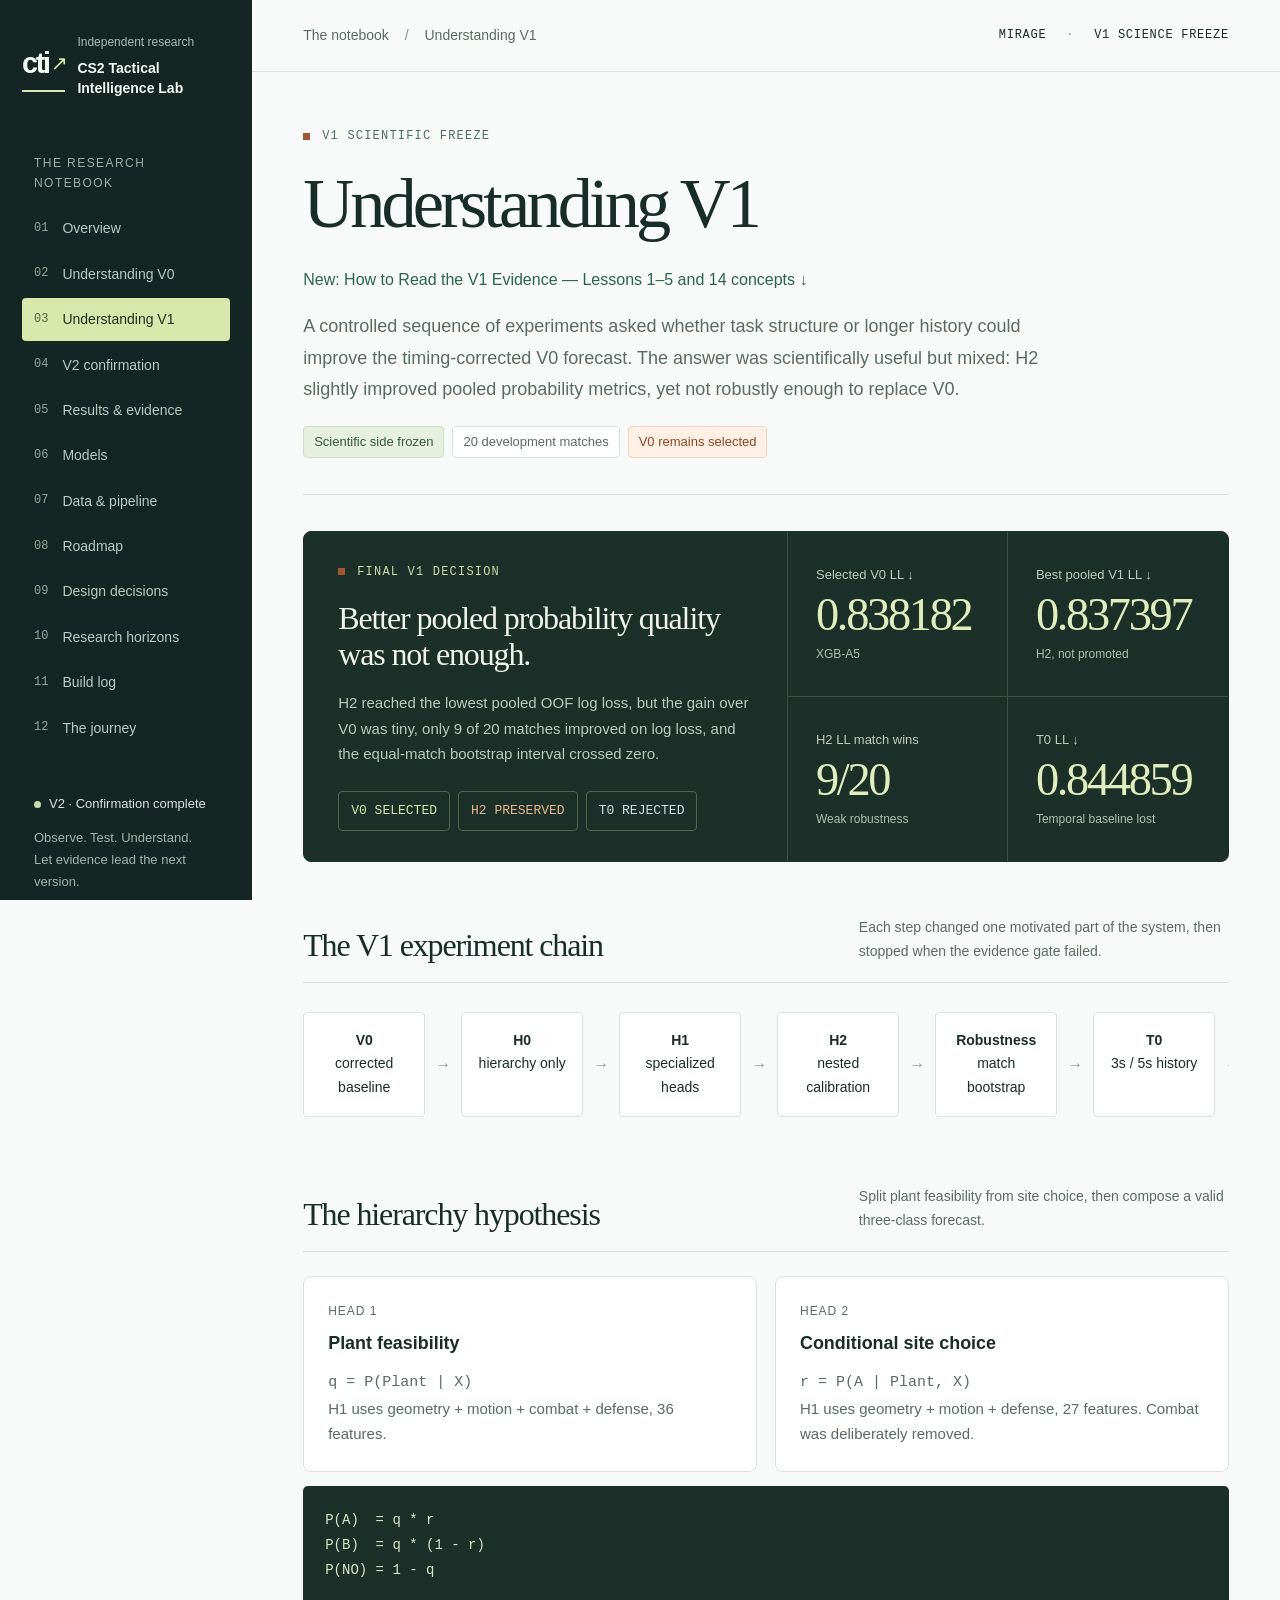
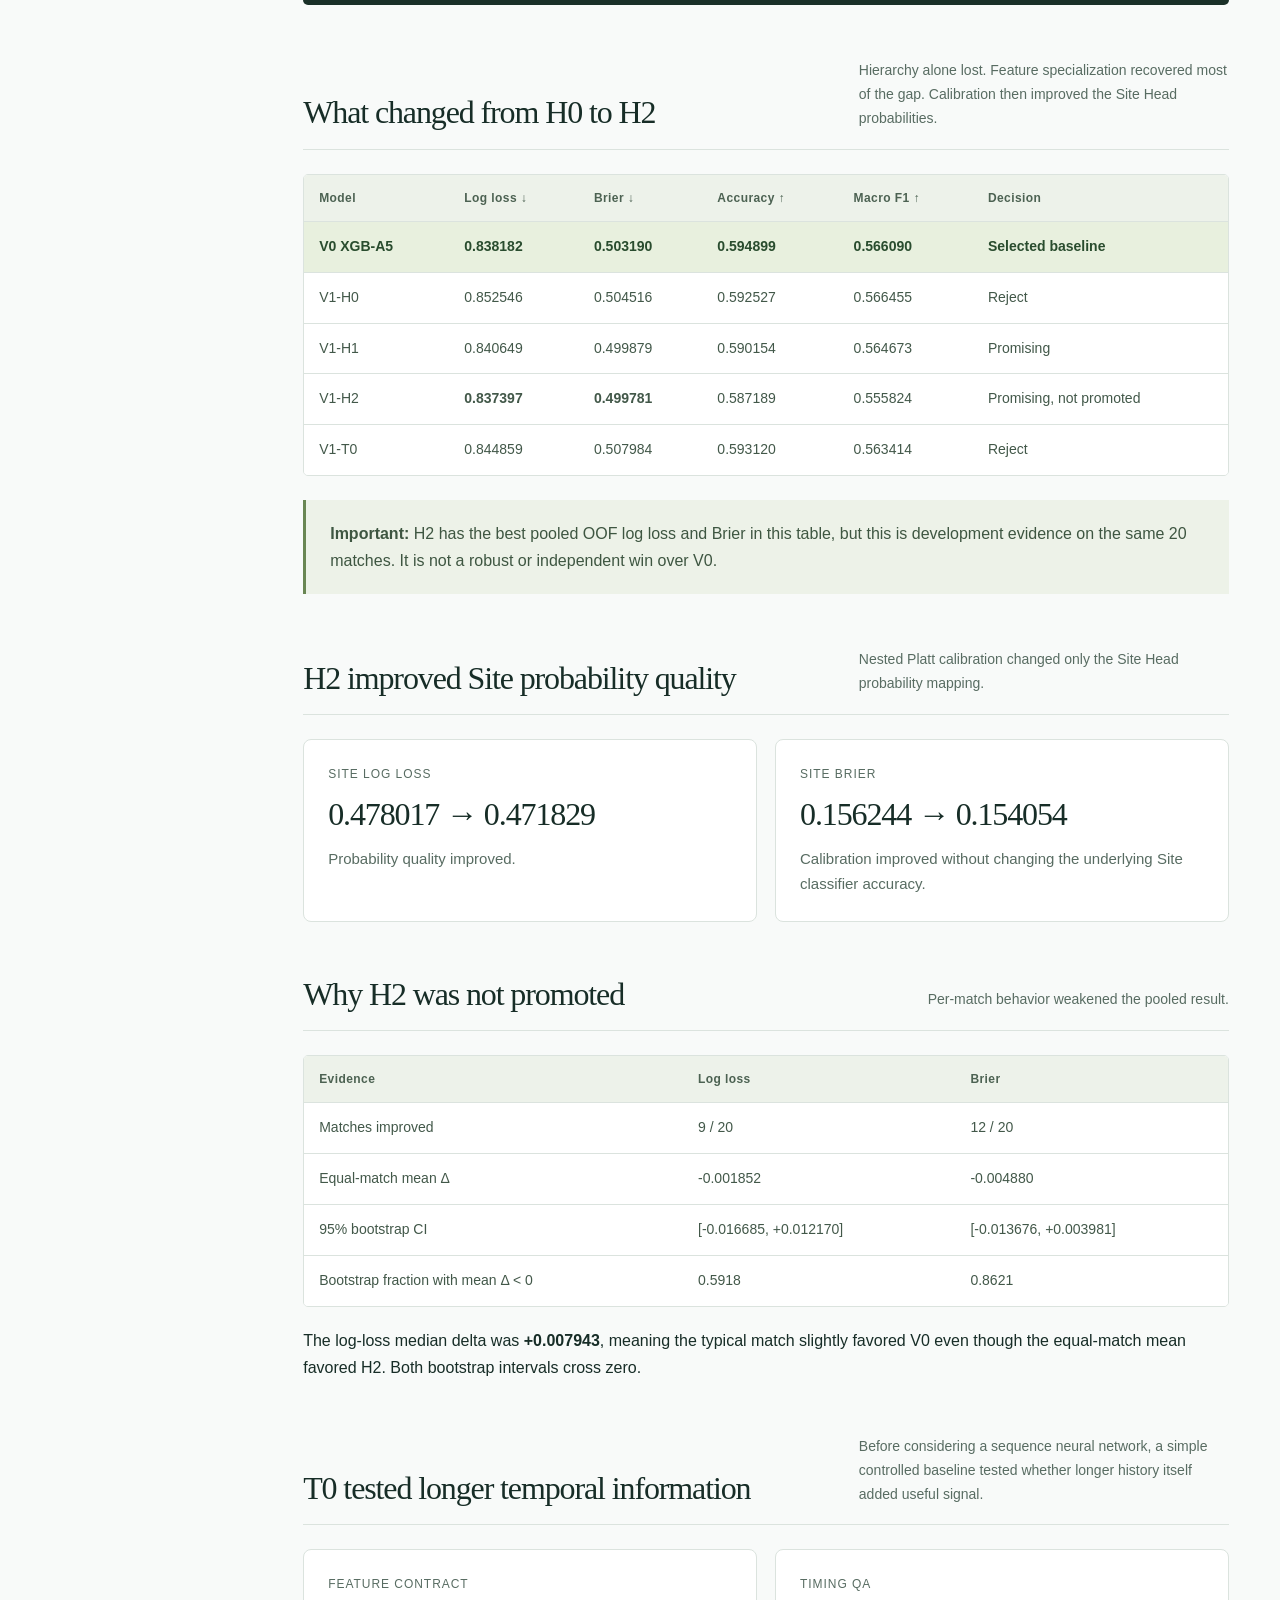
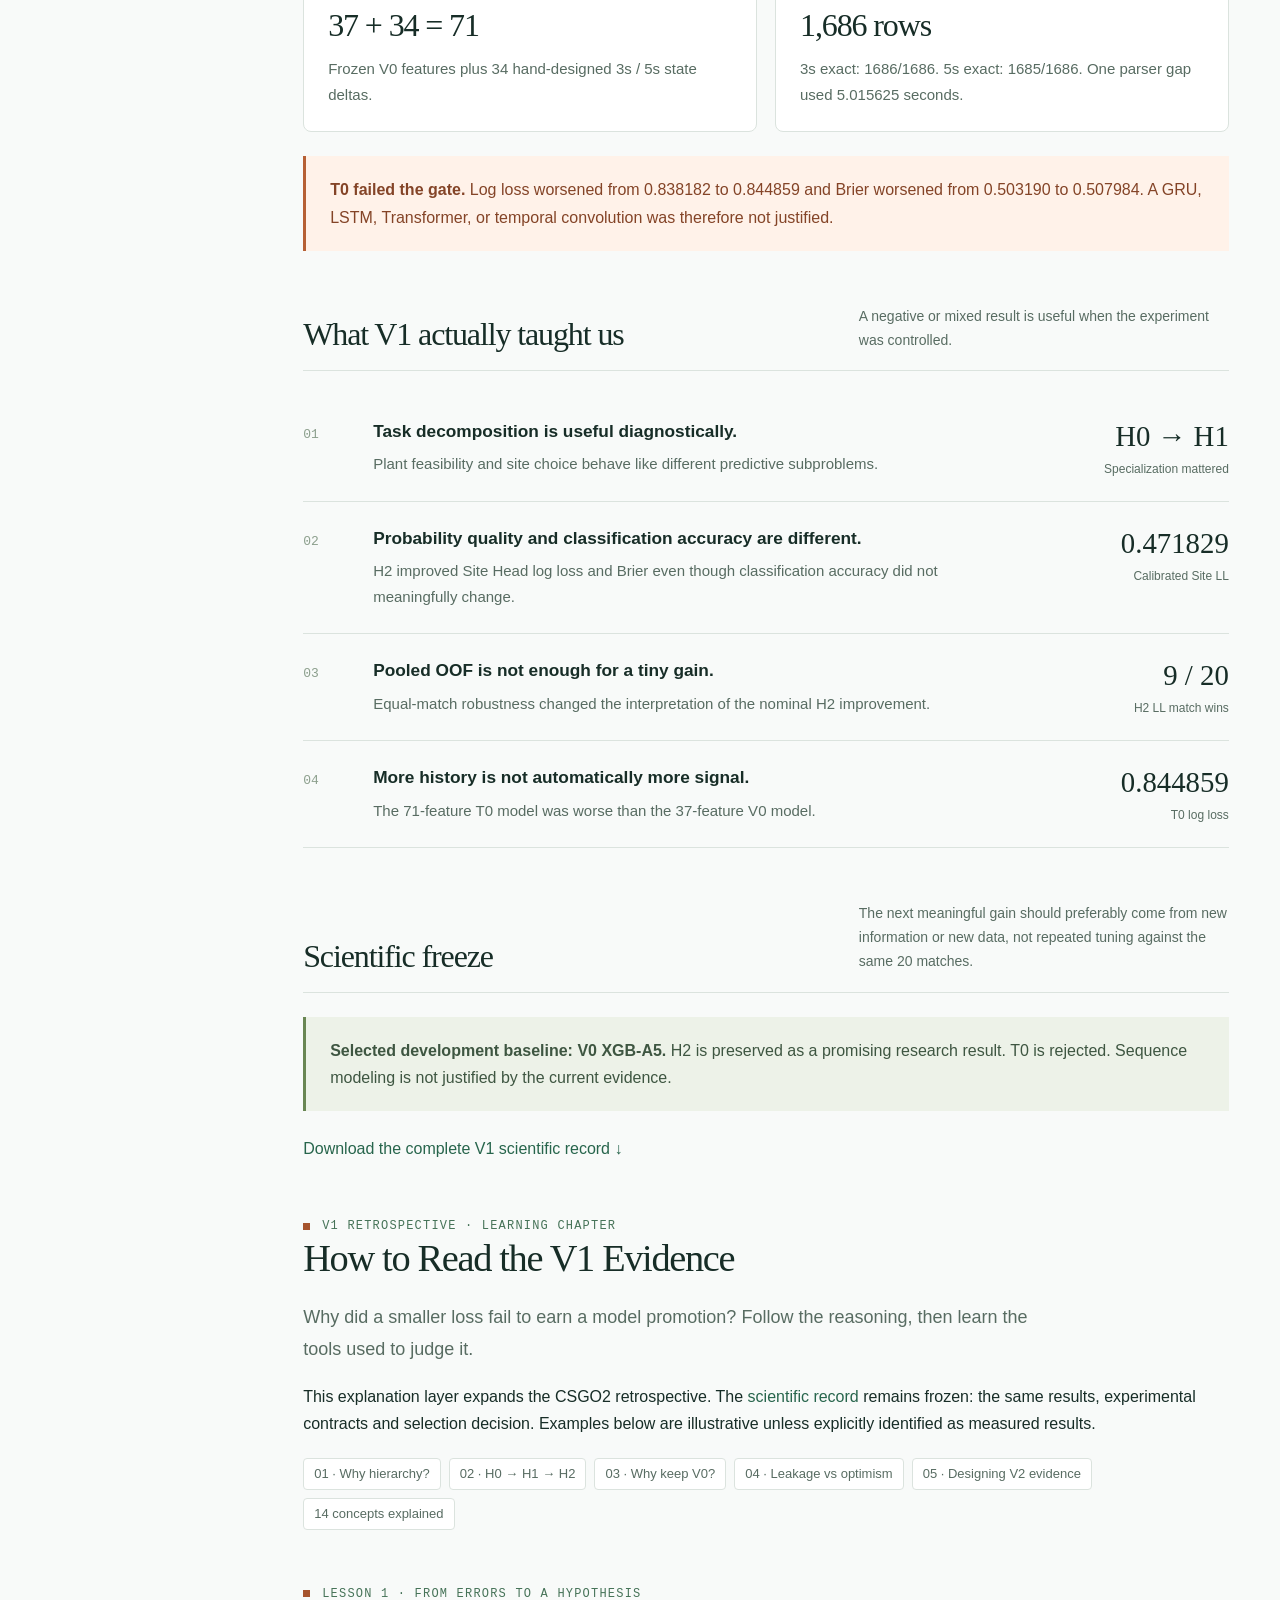
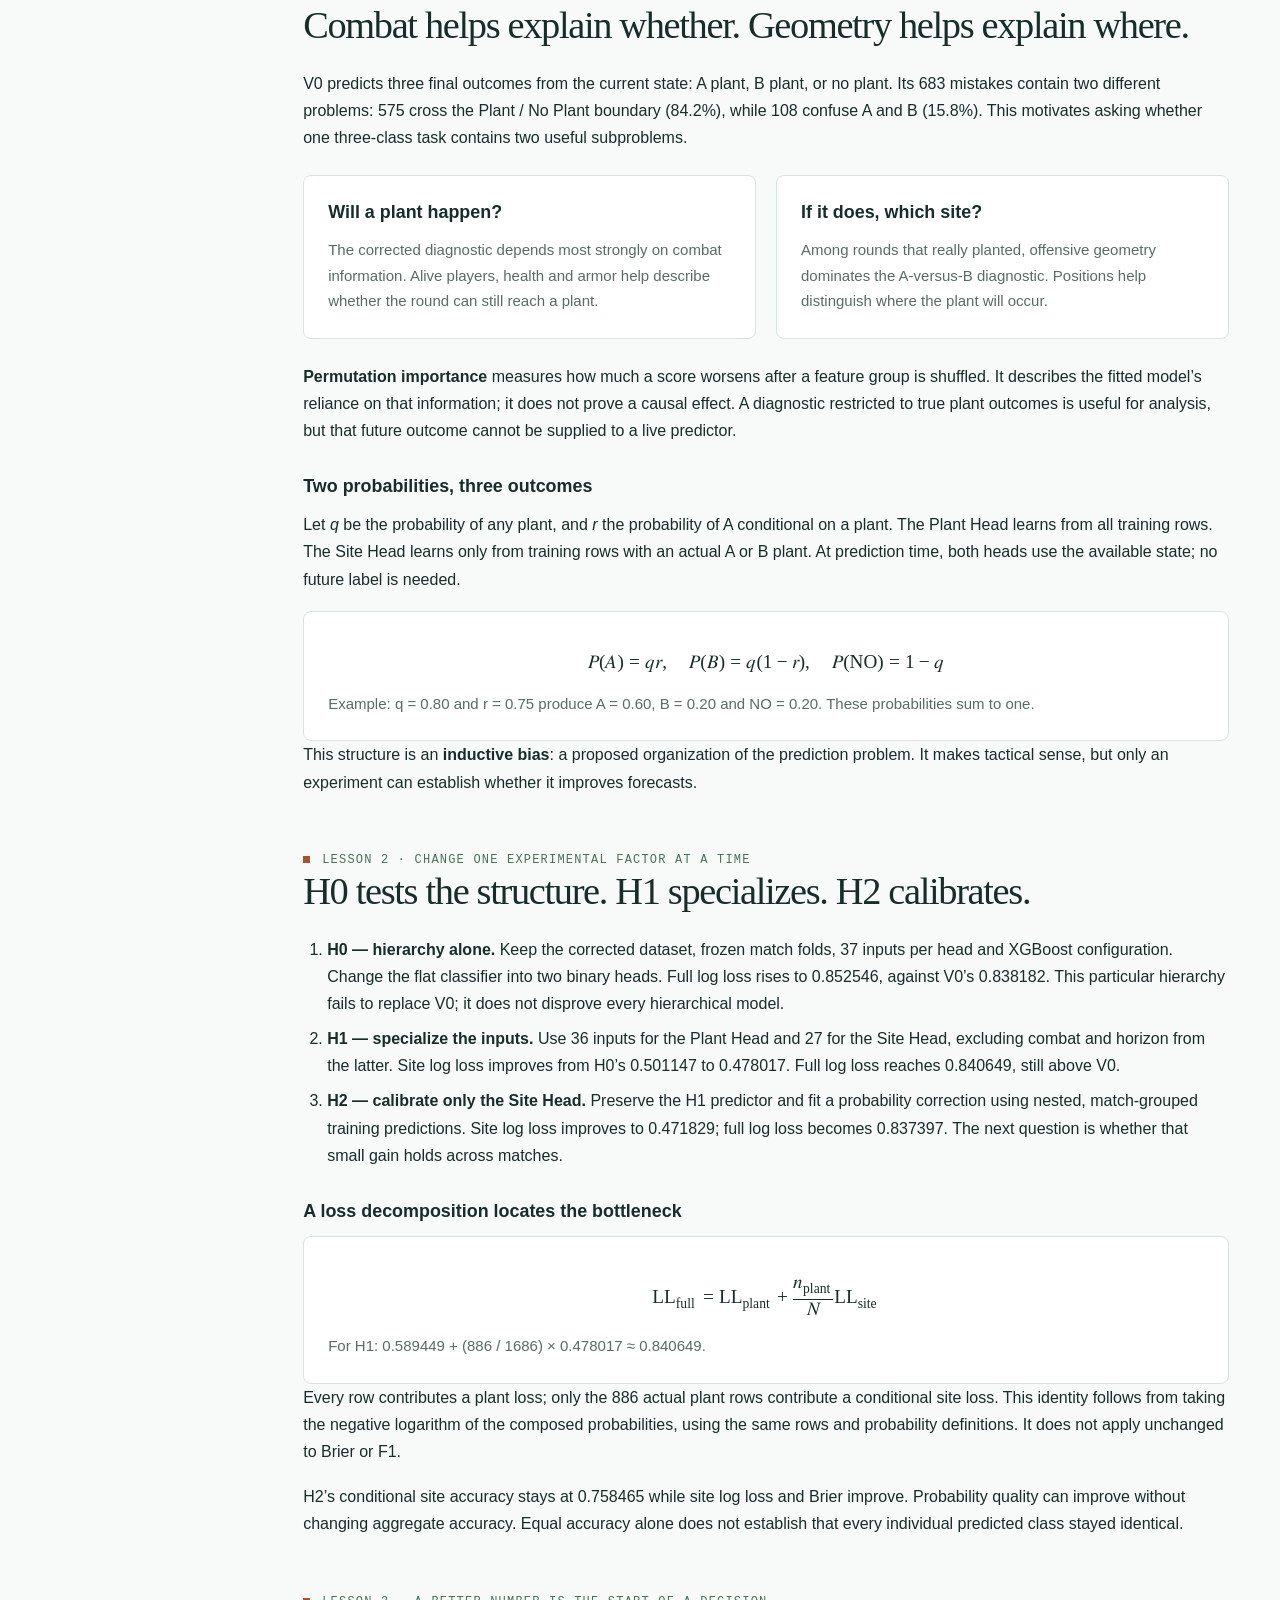
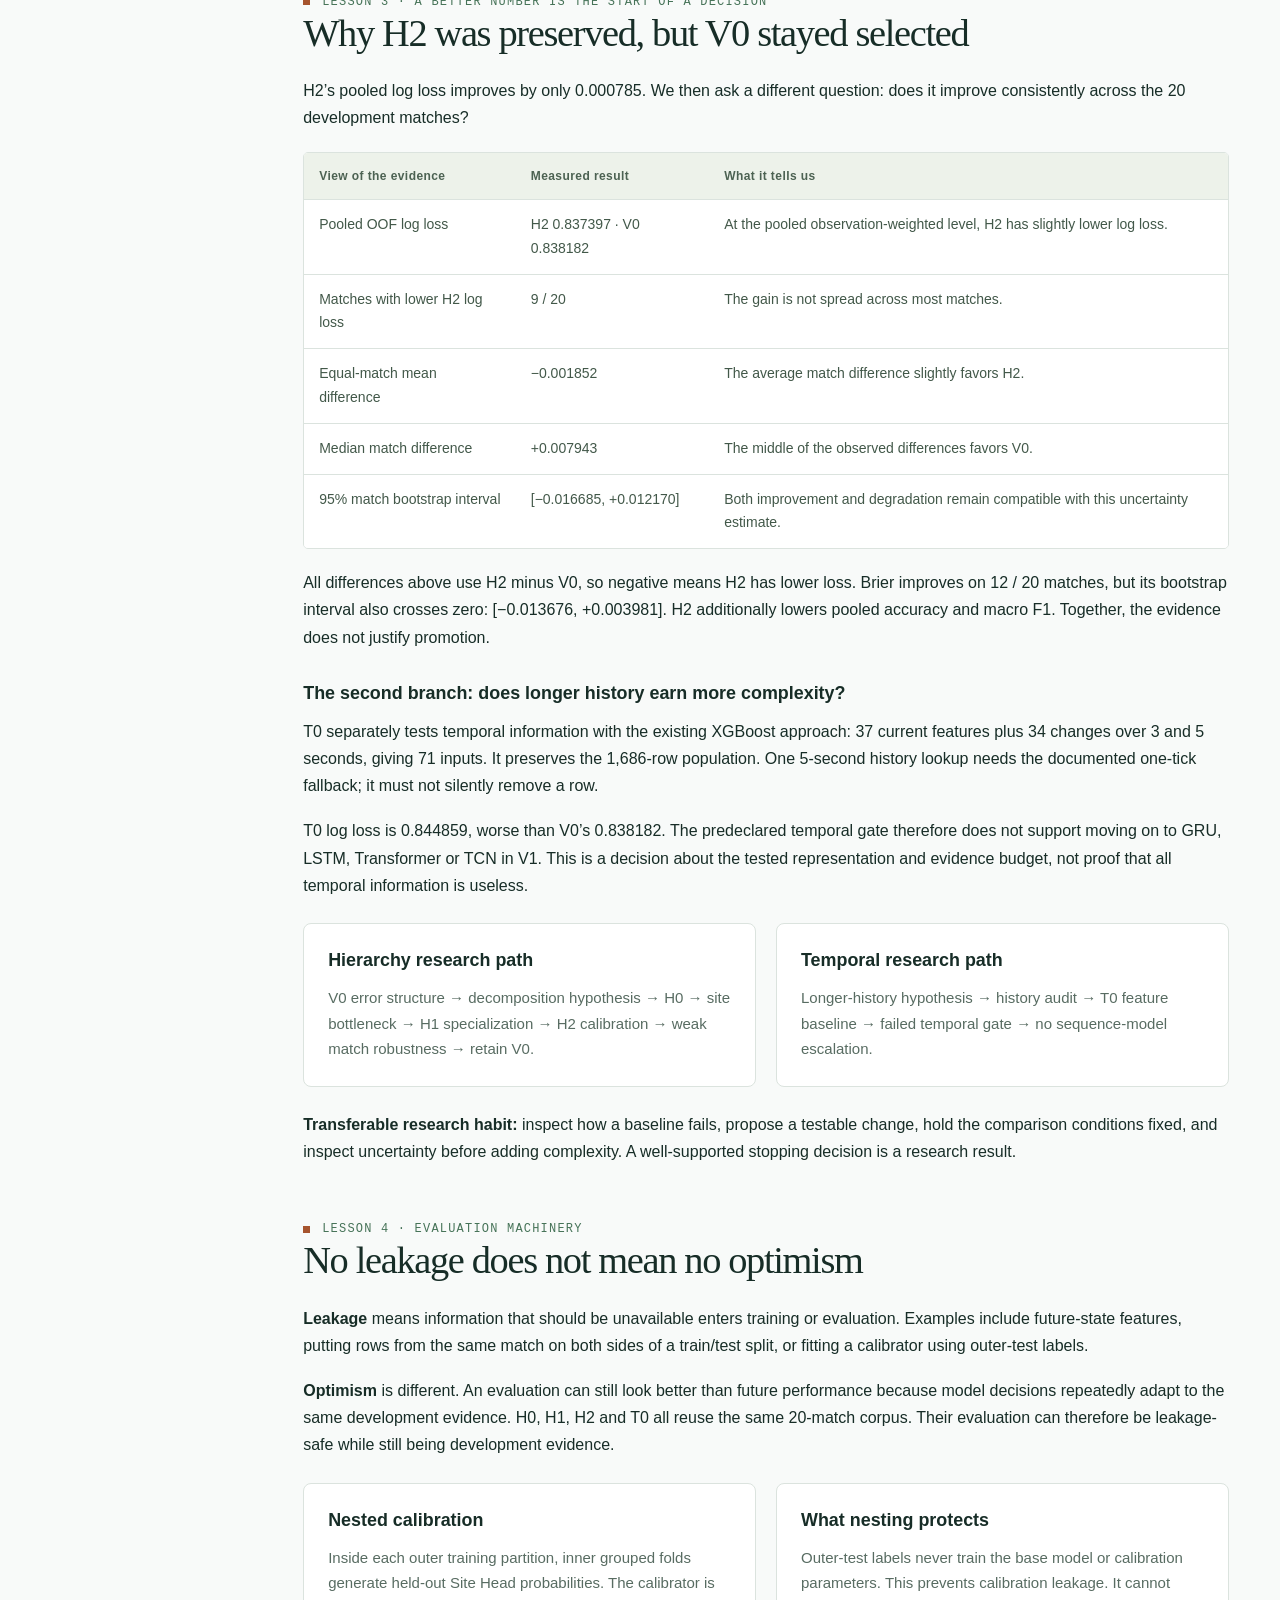
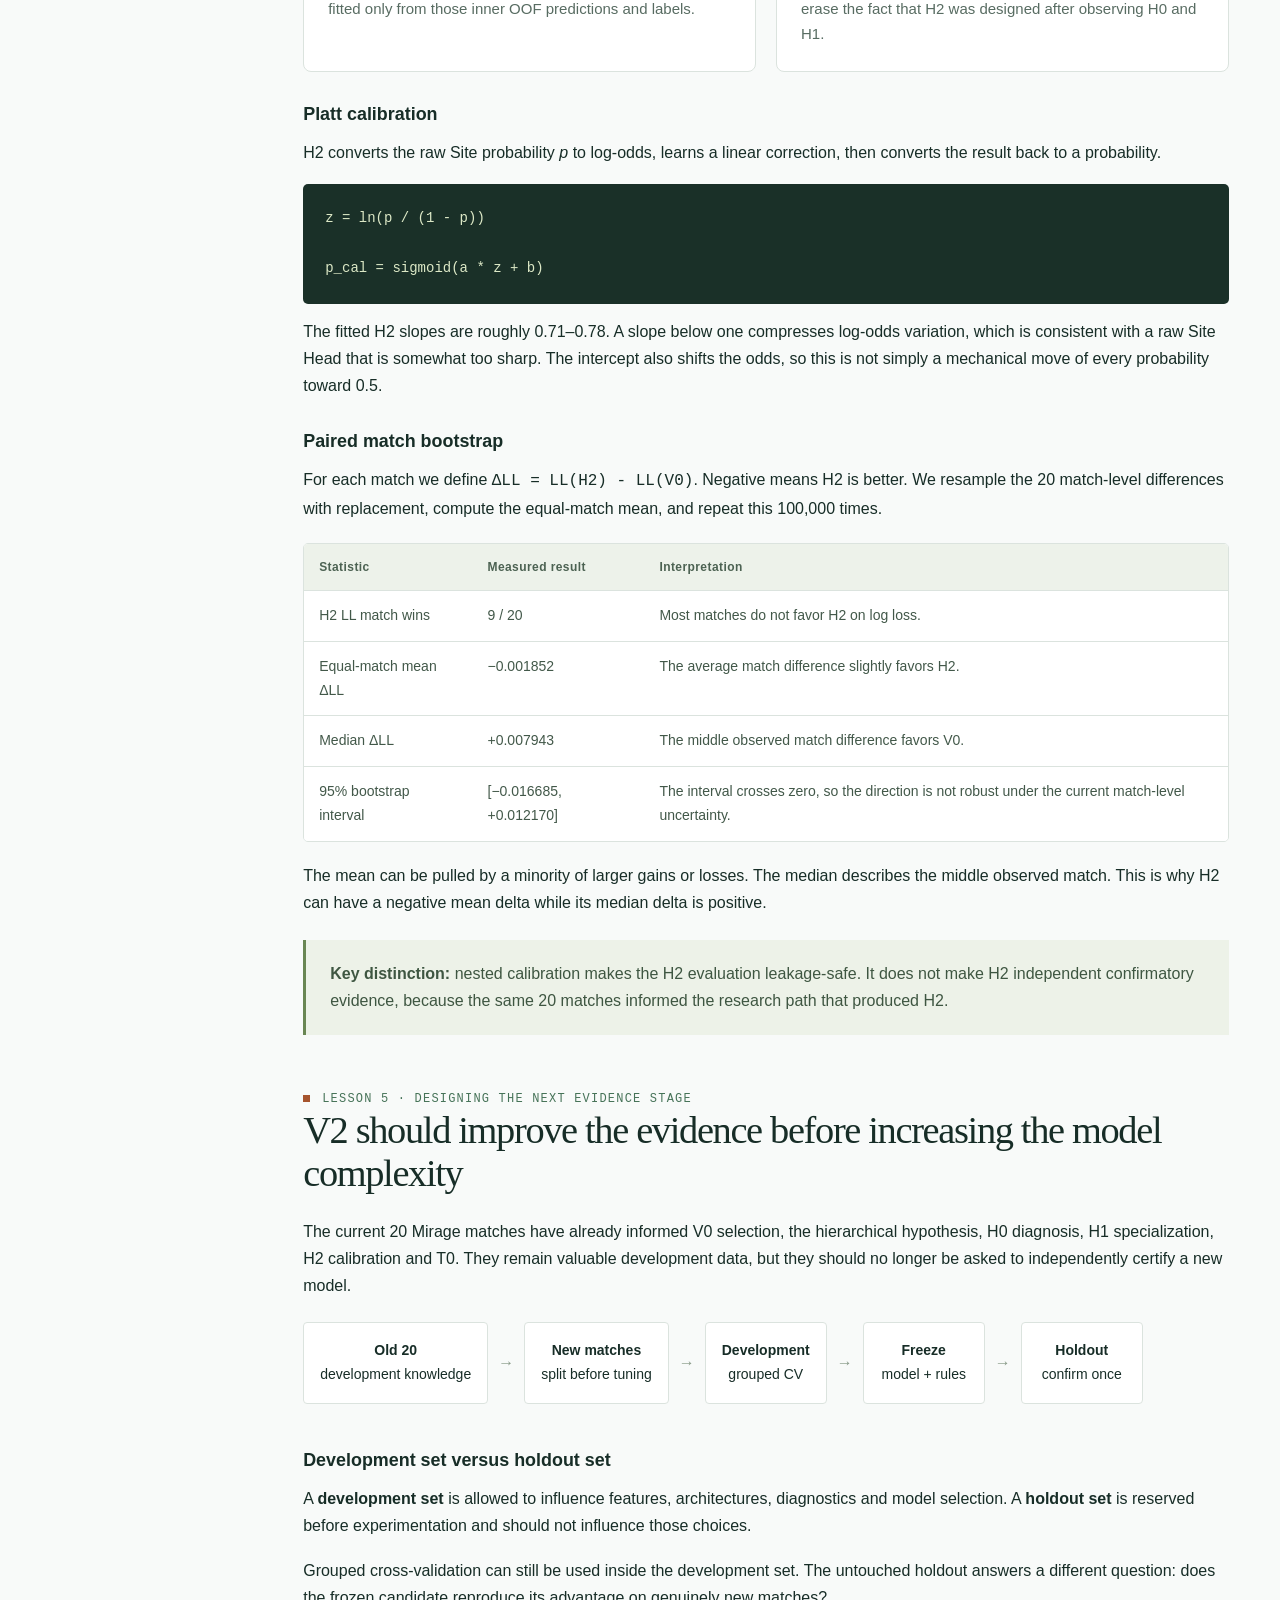
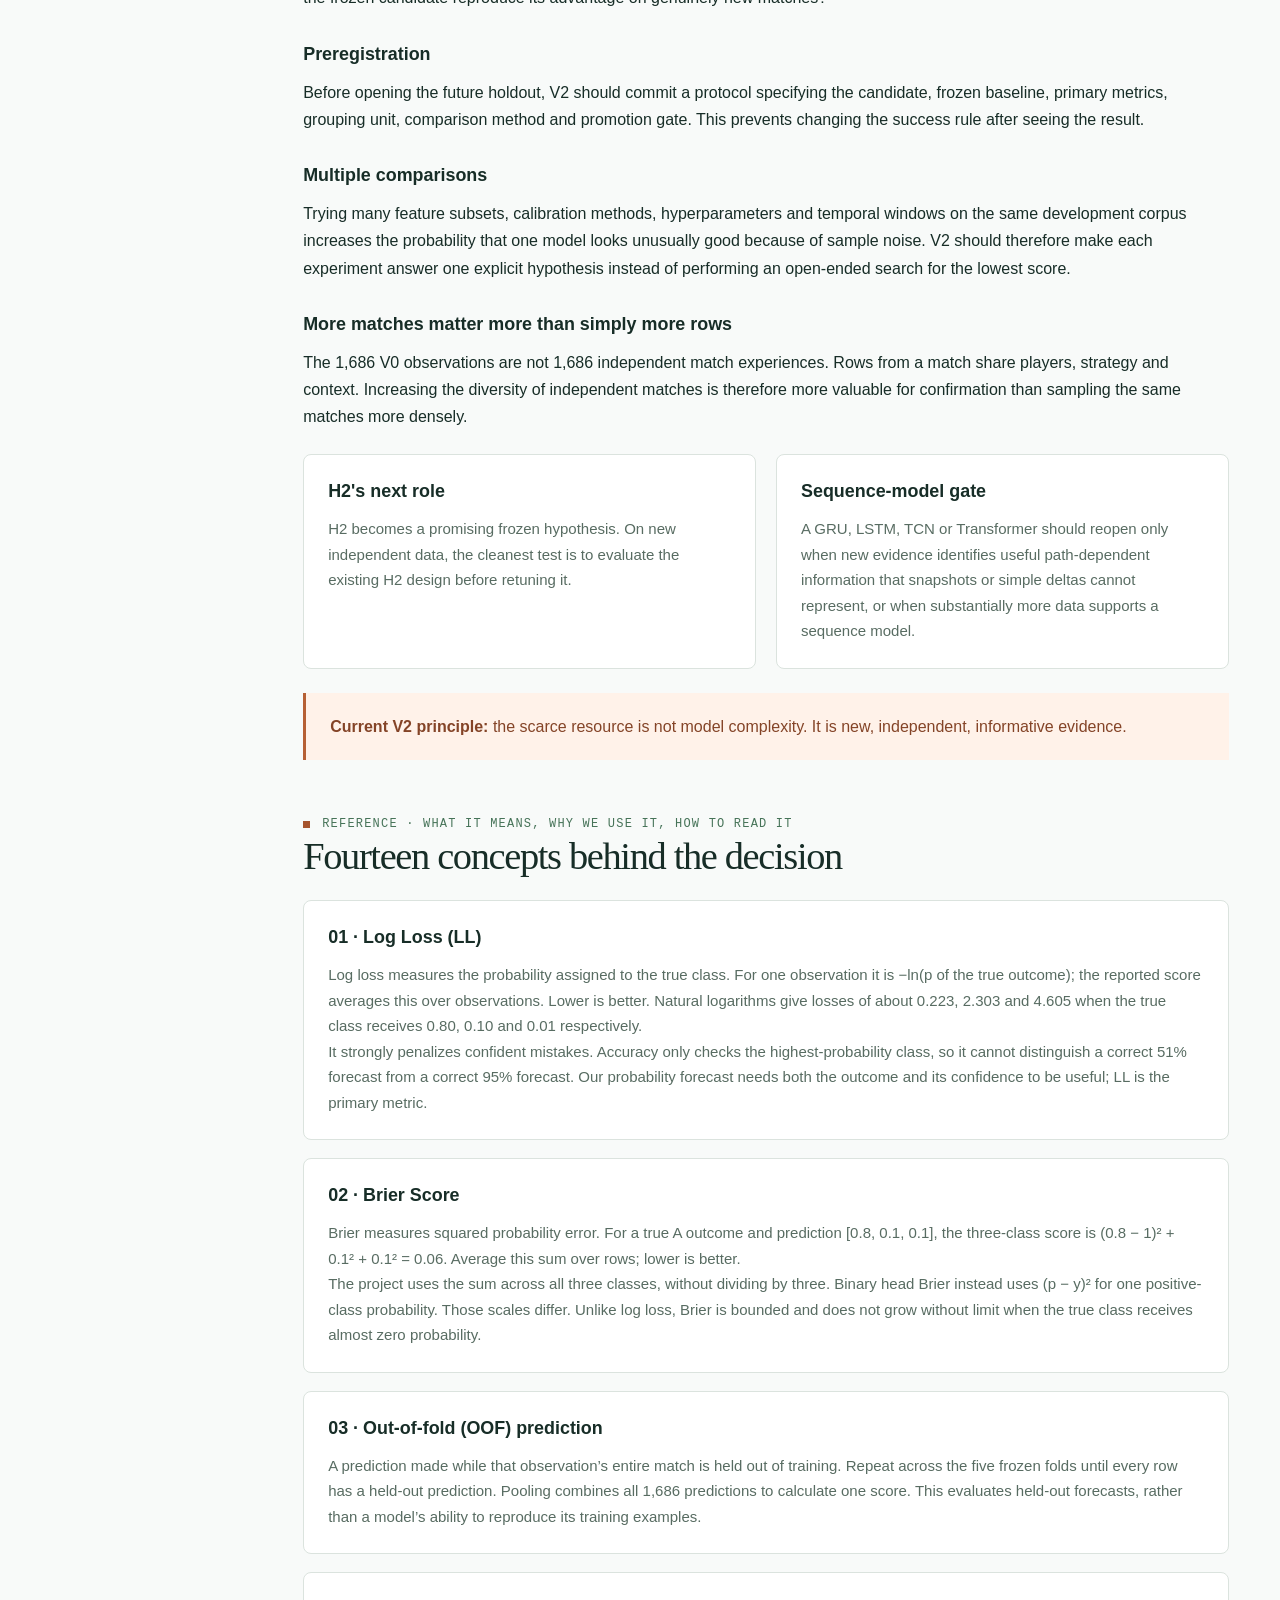
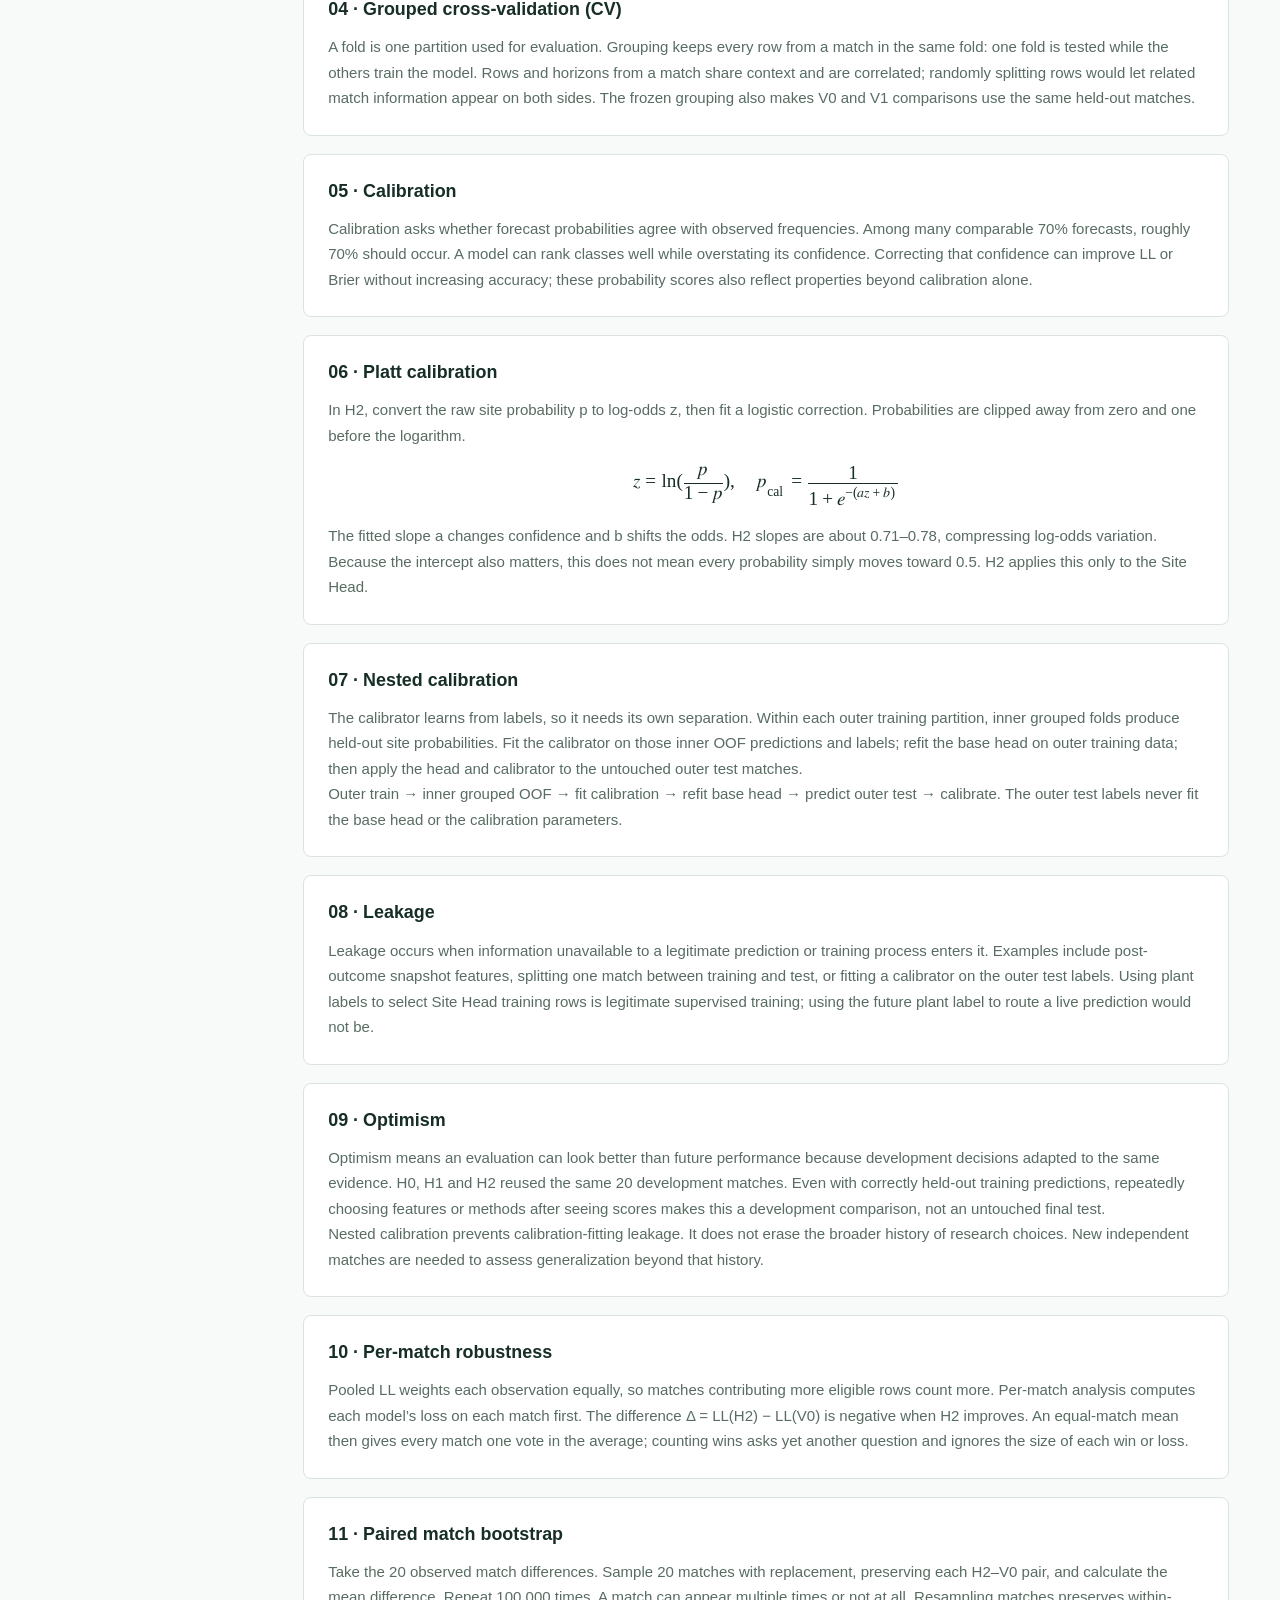
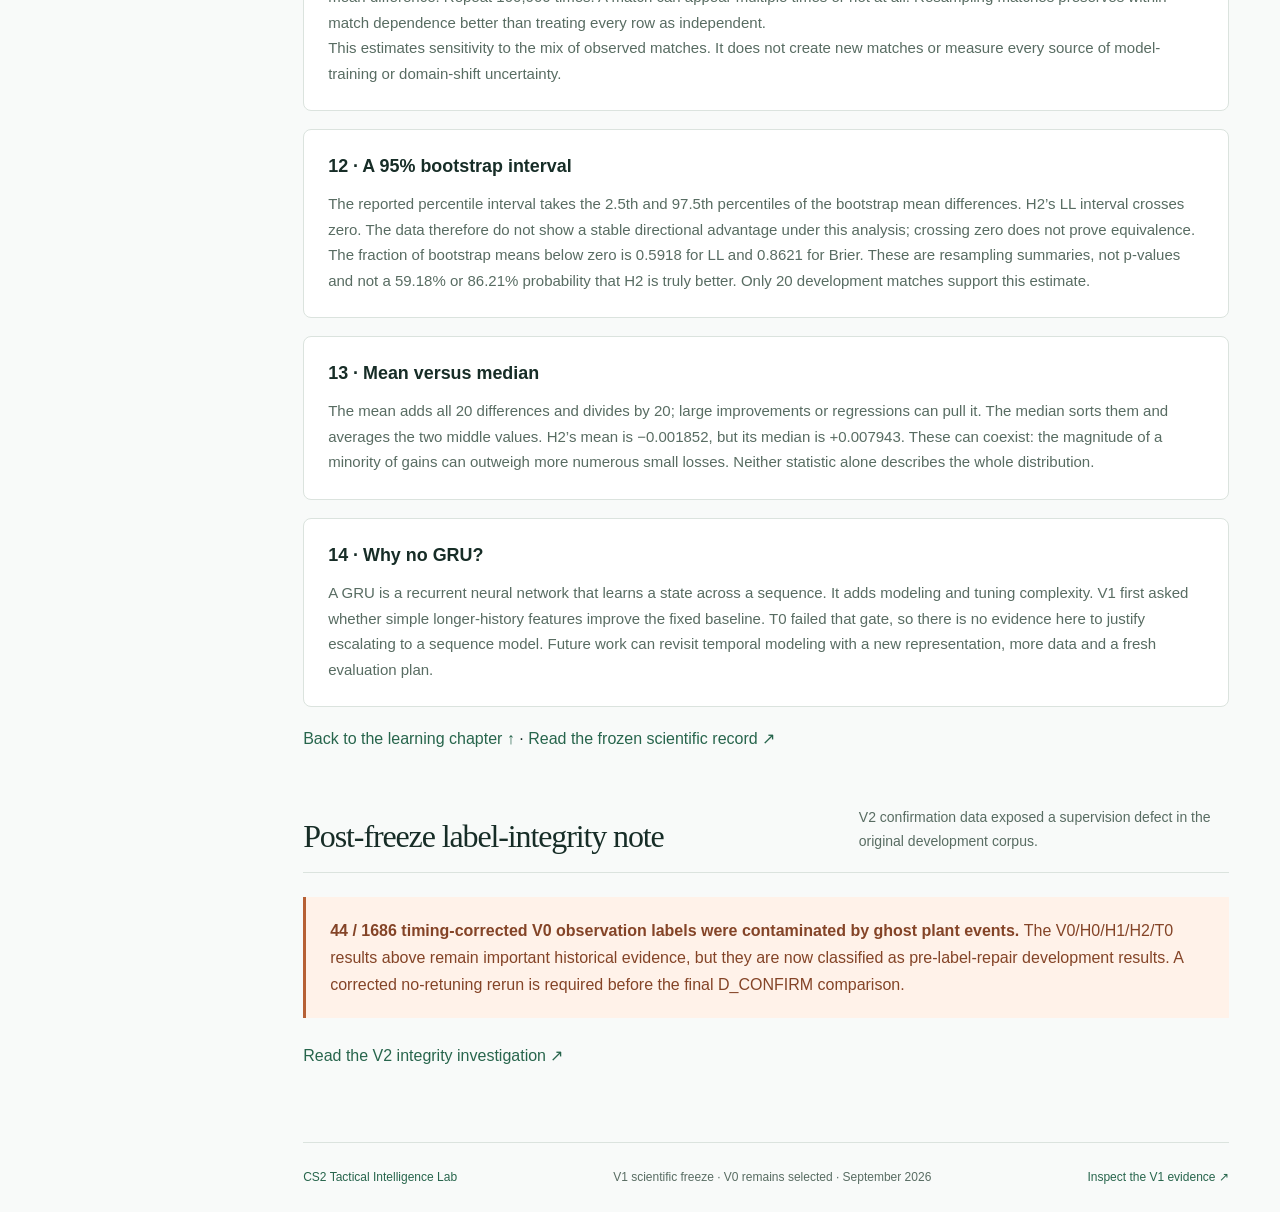
<file: site/pages/v1.html>
<!doctype html>
<html lang="en"><head><meta charset="utf-8"><meta name="viewport" content="width=device-width,initial-scale=1"><meta name="description" content="A controlled sequence of hierarchical, calibration, robustness, and temporal experiments. H2 was promising, but V0 remains the selected development baseline."><meta name="theme-color" content="#142623"><title>Understanding V1 — CS2 Tactical Intelligence Lab</title><link rel="stylesheet" href="../assets/style.css?v=v2-confirmation"></head>
<body data-page="v1"><a class="skip-link" href="#main">Skip to content</a><div class="shell"><aside class="side" id="site-navigation" aria-label="Lab navigation"><a class="brand" href="../index.html"><span class="mark">cti<span>↗</span></span><span><small>Independent research</small><strong>CS2 Tactical<br>Intelligence Lab</strong></span></a><div class="nav-label">The research notebook</div><nav class="nav"><a data-page="home" href="../index.html"><span>01</span>Overview</a><a data-page="v0" href="../pages/v0.html"><span>02</span>Understanding V0</a><a data-page="v1" href="../pages/v1.html" class="active" aria-current="page"><span>03</span>Understanding V1</a><a data-page="v2" href="../pages/v2.html"><span>04</span>V2 confirmation</a><a data-page="evidence" href="../pages/evidence.html"><span>05</span>Results & evidence</a><a data-page="models" href="../pages/models.html"><span>06</span>Models</a><a data-page="data" href="../pages/data.html"><span>07</span>Data & pipeline</a><a data-page="roadmap" href="../pages/roadmap.html"><span>08</span>Roadmap</a><a data-page="decisions" href="../pages/decisions.html"><span>09</span>Design decisions</a><a data-page="research" href="../pages/research.html"><span>10</span>Research horizons</a><a data-page="build-log" href="../pages/build-log.html"><span>11</span>Build log</a><a data-page="journey" href="../pages/journey.html"><span>12</span>The journey</a></nav><div class="side-bottom"><div class="status"><i class="dot"></i>V2 · Confirmation complete</div><p>Observe. Test. Understand.<br>Let evidence lead the next version.</p><span class="edition">RESEARCH SERIES / 001</span></div></aside><div class="menu-backdrop" hidden></div><main class="main" id="main"><div class="top"><button class="menu" aria-controls="site-navigation" aria-expanded="false" aria-label="Open navigation">☰ <span>Menu</span></button><span class="breadcrumb">The notebook <span>/</span> Understanding V1</span><span class="top-meta">MIRAGE <span>·</span> V1 SCIENCE FREEZE</span></div><div class="content">
<header class="hero">

  <div class="kicker">
    V1 scientific freeze
  </div>

  <h1>
    Understanding V1
  </h1>

  <p><a href="#reading-v1">New: How to Read the V1 Evidence — Lessons 1–5 and 14 concepts ↓</a></p>

  <p class="lead">
    A controlled sequence of experiments asked whether
    task structure or longer history could improve the
    timing-corrected V0 forecast. The answer was
    scientifically useful but mixed: H2 slightly improved
    pooled probability metrics, yet not robustly enough
    to replace V0.
  </p>

  <div class="badges">

    <span class="badge ok">
      Scientific side frozen
    </span>

    <span class="badge">
      20 development matches
    </span>

    <span class="badge warn">
      V0 remains selected
    </span>

  </div>

</header>


<div class="research-board">

  <div class="board-story">

    <div class="kicker">
      Final V1 decision
    </div>

    <h2>
      Better pooled probability quality
      was not enough.
    </h2>

    <p>
      H2 reached the lowest pooled OOF log loss,
      but the gain over V0 was tiny, only 9 of 20
      matches improved on log loss, and the equal-match
      bootstrap interval crossed zero.
    </p>

    <div class="outcomes">

      <span class="outcome">
        V0 SELECTED
      </span>

      <span class="outcome">
        H2 PRESERVED
      </span>

      <span class="outcome">
        T0 REJECTED
      </span>

    </div>

  </div>


  <div class="board-metrics">

    <div class="metric">

      <span>
        Selected V0 LL ↓
      </span>

      <strong>
        0.838182
      </strong>

      <small>
        XGB-A5
      </small>

    </div>


    <div class="metric">

      <span>
        Best pooled V1 LL ↓
      </span>

      <strong>
        0.837397
      </strong>

      <small>
        H2, not promoted
      </small>

    </div>


    <div class="metric">

      <span>
        H2 LL match wins
      </span>

      <strong>
        9/20
      </strong>

      <small>
        Weak robustness
      </small>

    </div>


    <div class="metric">

      <span>
        T0 LL ↓
      </span>

      <strong>
        0.844859
      </strong>

      <small>
        Temporal baseline lost
      </small>

    </div>

  </div>

</div>


<section class="section">

  <div class="section-head">

    <h2>
      The V1 experiment chain
    </h2>

    <p>
      Each step changed one motivated part of the system,
      then stopped when the evidence gate failed.
    </p>

  </div>


  <div class="flow">

    <div class="node">
      <b>V0</b>
      <br>
      corrected baseline
    </div>

    <span class="arrow">
      →
    </span>

    <div class="node">
      <b>H0</b>
      <br>
      hierarchy only
    </div>

    <span class="arrow">
      →
    </span>

    <div class="node">
      <b>H1</b>
      <br>
      specialized heads
    </div>

    <span class="arrow">
      →
    </span>

    <div class="node">
      <b>H2</b>
      <br>
      nested calibration
    </div>

    <span class="arrow">
      →
    </span>

    <div class="node">
      <b>Robustness</b>
      <br>
      match bootstrap
    </div>

    <span class="arrow">
      →
    </span>

    <div class="node">
      <b>T0</b>
      <br>
      3s / 5s history
    </div>

    <span class="arrow">
      →
    </span>

    <div class="node">
      <b>Freeze</b>
      <br>
      V0 retained
    </div>

  </div>

</section>


<section class="section">

  <div class="section-head">

    <h2>
      The hierarchy hypothesis
    </h2>

    <p>
      Split plant feasibility from site choice,
      then compose a valid three-class forecast.
    </p>

  </div>


  <div class="grid">

    <article class="card half">

      <div class="stat-label">
        Head 1
      </div>

      <h3>
        Plant feasibility
      </h3>

      <p>
        <code>q = P(Plant | X)</code>
        <br>
        H1 uses geometry + motion + combat + defense,
        36 features.
      </p>

    </article>


    <article class="card half">

      <div class="stat-label">
        Head 2
      </div>

      <h3>
        Conditional site choice
      </h3>

      <p>
        <code>r = P(A | Plant, X)</code>
        <br>
        H1 uses geometry + motion + defense,
        27 features. Combat was deliberately removed.
      </p>

    </article>

  </div>


  <pre><code>P(A)  = q * r
P(B)  = q * (1 - r)
P(NO) = 1 - q</code></pre>

</section>


<section class="section">

  <div class="section-head">

    <h2>
      What changed from H0 to H2
    </h2>

    <p>
      Hierarchy alone lost. Feature specialization
      recovered most of the gap. Calibration then
      improved the Site Head probabilities.
    </p>

  </div>


  <div
    class="table-wrap"
    role="region"
    aria-label="V1 model comparison"
    tabindex="0"
  >

    <table>

      <thead>

        <tr>
          <th>Model</th>
          <th>Log loss ↓</th>
          <th>Brier ↓</th>
          <th>Accuracy ↑</th>
          <th>Macro F1 ↑</th>
          <th>Decision</th>
        </tr>

      </thead>


      <tbody>

        <tr class="best">

          <td>
            V0 XGB-A5
          </td>

          <td>
            0.838182
          </td>

          <td>
            0.503190
          </td>

          <td>
            0.594899
          </td>

          <td>
            0.566090
          </td>

          <td>
            Selected baseline
          </td>

        </tr>


        <tr>

          <td>
            V1-H0
          </td>

          <td>
            0.852546
          </td>

          <td>
            0.504516
          </td>

          <td>
            0.592527
          </td>

          <td>
            0.566455
          </td>

          <td>
            Reject
          </td>

        </tr>


        <tr>

          <td>
            V1-H1
          </td>

          <td>
            0.840649
          </td>

          <td>
            0.499879
          </td>

          <td>
            0.590154
          </td>

          <td>
            0.564673
          </td>

          <td>
            Promising
          </td>

        </tr>


        <tr>

          <td>
            V1-H2
          </td>

          <td>
            <b>0.837397</b>
          </td>

          <td>
            <b>0.499781</b>
          </td>

          <td>
            0.587189
          </td>

          <td>
            0.555824
          </td>

          <td>
            Promising, not promoted
          </td>

        </tr>


        <tr>

          <td>
            V1-T0
          </td>

          <td>
            0.844859
          </td>

          <td>
            0.507984
          </td>

          <td>
            0.593120
          </td>

          <td>
            0.563414
          </td>

          <td>
            Reject
          </td>

        </tr>

      </tbody>

    </table>

  </div>


  <div class="callout">

    <strong>
      Important:
    </strong>

    H2 has the best pooled OOF log loss and Brier
    in this table, but this is development evidence
    on the same 20 matches. It is not a robust or
    independent win over V0.

  </div>

</section>


<section class="section">

  <div class="section-head">

    <h2>
      H2 improved Site probability quality
    </h2>

    <p>
      Nested Platt calibration changed only the Site
      Head probability mapping.
    </p>

  </div>


  <div class="grid">

    <article class="card half">

      <div class="stat-label">
        Site log loss
      </div>

      <div class="stat">
        0.478017 → 0.471829
      </div>

      <p>
        Probability quality improved.
      </p>

    </article>


    <article class="card half">

      <div class="stat-label">
        Site Brier
      </div>

      <div class="stat">
        0.156244 → 0.154054
      </div>

      <p>
        Calibration improved without changing
        the underlying Site classifier accuracy.
      </p>

    </article>

  </div>

</section>


<section class="section">

  <div class="section-head">

    <h2>
      Why H2 was not promoted
    </h2>

    <p>
      Per-match behavior weakened the pooled result.
    </p>

  </div>


  <div
    class="table-wrap"
    role="region"
    aria-label="H2 robustness"
    tabindex="0"
  >

    <table>

      <thead>

        <tr>
          <th>Evidence</th>
          <th>Log loss</th>
          <th>Brier</th>
        </tr>

      </thead>


      <tbody>

        <tr>

          <td>
            Matches improved
          </td>

          <td>
            9 / 20
          </td>

          <td>
            12 / 20
          </td>

        </tr>


        <tr>

          <td>
            Equal-match mean Δ
          </td>

          <td>
            -0.001852
          </td>

          <td>
            -0.004880
          </td>

        </tr>


        <tr>

          <td>
            95% bootstrap CI
          </td>

          <td>
            [-0.016685, +0.012170]
          </td>

          <td>
            [-0.013676, +0.003981]
          </td>

        </tr>


        <tr>

          <td>
            Bootstrap fraction with mean Δ &lt; 0
          </td>

          <td>
            0.5918
          </td>

          <td>
            0.8621
          </td>

        </tr>

      </tbody>

    </table>

  </div>


  <p>
    The log-loss median delta was
    <b>+0.007943</b>,
    meaning the typical match slightly favored V0
    even though the equal-match mean favored H2.
    Both bootstrap intervals cross zero.
  </p>

</section>


<section class="section">

  <div class="section-head">

    <h2>
      T0 tested longer temporal information
    </h2>

    <p>
      Before considering a sequence neural network,
      a simple controlled baseline tested whether
      longer history itself added useful signal.
    </p>

  </div>


  <div class="grid">

    <article class="card half">

      <div class="stat-label">
        Feature contract
      </div>

      <div class="stat">
        37 + 34 = 71
      </div>

      <p>
        Frozen V0 features plus 34 hand-designed
        3s / 5s state deltas.
      </p>

    </article>


    <article class="card half">

      <div class="stat-label">
        Timing QA
      </div>

      <div class="stat">
        1,686 rows
      </div>

      <p>
        3s exact: 1686/1686.
        5s exact: 1685/1686.
        One parser gap used 5.015625 seconds.
      </p>

    </article>

  </div>


  <div class="callout warn">

    <strong>
      T0 failed the gate.
    </strong>

    Log loss worsened from 0.838182 to 0.844859
    and Brier worsened from 0.503190 to 0.507984.

    A GRU, LSTM, Transformer, or temporal convolution
    was therefore not justified.

  </div>

</section>


<section class="section">

  <div class="section-head">

    <h2>
      What V1 actually taught us
    </h2>

    <p>
      A negative or mixed result is useful when the
      experiment was controlled.
    </p>

  </div>


  <div class="finding-list">

    <article class="finding-row">

      <span class="finding-index">
        01
      </span>

      <div>

        <h3>
          Task decomposition is useful diagnostically.
        </h3>

        <p>
          Plant feasibility and site choice behave like
          different predictive subproblems.
        </p>

      </div>

      <div class="finding-value">
        H0 → H1
        <small>
          Specialization mattered
        </small>
      </div>

    </article>


    <article class="finding-row">

      <span class="finding-index">
        02
      </span>

      <div>

        <h3>
          Probability quality and classification
          accuracy are different.
        </h3>

        <p>
          H2 improved Site Head log loss and Brier
          even though classification accuracy did not
          meaningfully change.
        </p>

      </div>

      <div class="finding-value">
        0.471829
        <small>
          Calibrated Site LL
        </small>
      </div>

    </article>


    <article class="finding-row">

      <span class="finding-index">
        03
      </span>

      <div>

        <h3>
          Pooled OOF is not enough for a tiny gain.
        </h3>

        <p>
          Equal-match robustness changed the
          interpretation of the nominal H2 improvement.
        </p>

      </div>

      <div class="finding-value">
        9 / 20
        <small>
          H2 LL match wins
        </small>
      </div>

    </article>


    <article class="finding-row">

      <span class="finding-index">
        04
      </span>

      <div>

        <h3>
          More history is not automatically more signal.
        </h3>

        <p>
          The 71-feature T0 model was worse than the
          37-feature V0 model.
        </p>

      </div>

      <div class="finding-value">
        0.844859
        <small>
          T0 log loss
        </small>
      </div>

    </article>

  </div>

</section>


<section class="section">

  <div class="section-head">

    <h2>
      Scientific freeze
    </h2>

    <p>
      The next meaningful gain should preferably come
      from new information or new data, not repeated
      tuning against the same 20 matches.
    </p>

  </div>


  <div class="callout">

    <strong>
      Selected development baseline:
      V0 XGB-A5.
    </strong>

    H2 is preserved as a promising research result.
    T0 is rejected.
    Sequence modeling is not justified by the
    current evidence.

  </div>


  <p>
    <a
      href="../assets/sources/v1_scientific_record.md"
      download
    >
      Download the complete V1 scientific record ↓
    </a>
  </p>

</section><!-- Explanation layer: derived from CSGO2 retrospective Lessons 1–3.
     Scientific results remain frozen in v1_scientific_record.md. -->
<style>
  #reading-v1 ~ section .grid-2 {display:grid;grid-template-columns:repeat(2,minmax(0,1fr));gap:20px;margin:24px 0}
  #reading-v1 ~ section .grid-2 > .card {grid-column:auto}
  #v1-glossary .card {margin:18px 0}
  #v1-glossary .card h3 {margin-top:0}
  #reading-v1 ~ section math {overflow-x:auto;padding:18px 0;font-size:1.2em}
  @media(max-width:700px){#reading-v1 ~ section .grid-2 {grid-template-columns:1fr}}
</style>
<section id="reading-v1" class="section">
  <div class="kicker">V1 retrospective · Learning chapter</div>
  <h2>How to Read the V1 Evidence</h2>
  <p class="lead">Why did a smaller loss fail to earn a model promotion? Follow the reasoning, then learn the tools used to judge it.</p>
  <p>This explanation layer expands the CSGO2 retrospective. The <a href="../assets/sources/v1_scientific_record.md">scientific record</a> remains frozen: the same results, experimental contracts and selection decision. Examples below are illustrative unless explicitly identified as measured results.</p>
  <nav class="badges" aria-label="V1 learning chapters">
    <a class="badge" href="#v1-lesson-1">01 · Why hierarchy?</a>
    <a class="badge" href="#v1-lesson-2">02 · H0 → H1 → H2</a>
    <a class="badge" href="#v1-lesson-3">03 · Why keep V0?</a>
    <a class="badge" href="#v1-lesson-4">04 · Leakage vs optimism</a>
    <a class="badge" href="#v1-lesson-5">05 · Designing V2 evidence</a>
    <a class="badge" href="#v1-glossary">14 concepts explained</a>
  </nav>
</section>

<section id="v1-lesson-1" class="section">
  <div class="kicker">Lesson 1 · From errors to a hypothesis</div>
  <h2>Combat helps explain whether. Geometry helps explain where.</h2>
  <p>V0 predicts three final outcomes from the current state: A plant, B plant, or no plant. Its 683 mistakes contain two different problems: 575 cross the Plant / No Plant boundary (84.2%), while 108 confuse A and B (15.8%). This motivates asking whether one three-class task contains two useful subproblems.</p>
  <div class="grid-2">
    <article class="card"><h3>Will a plant happen?</h3><p>The corrected diagnostic depends most strongly on combat information. Alive players, health and armor help describe whether the round can still reach a plant.</p></article>
    <article class="card"><h3>If it does, which site?</h3><p>Among rounds that really planted, offensive geometry dominates the A-versus-B diagnostic. Positions help distinguish where the plant will occur.</p></article>
  </div>
  <p><strong>Permutation importance</strong> measures how much a score worsens after a feature group is shuffled. It describes the fitted model’s reliance on that information; it does not prove a causal effect. A diagnostic restricted to true plant outcomes is useful for analysis, but that future outcome cannot be supplied to a live predictor.</p>
  <h3>Two probabilities, three outcomes</h3>
  <p>Let <em>q</em> be the probability of any plant, and <em>r</em> the probability of A conditional on a plant. The Plant Head learns from all training rows. The Site Head learns only from training rows with an actual A or B plant. At prediction time, both heads use the available state; no future label is needed.</p>
  <div class="card" aria-label="Hierarchical probability decomposition">
    <math xmlns="http://www.w3.org/1998/Math/MathML" display="block"><mrow><mi>P</mi><mo>(</mo><mi>A</mi><mo>)</mo><mo>=</mo><mi>q</mi><mi>r</mi><mo>,</mo><mspace width="1em"/><mi>P</mi><mo>(</mo><mi>B</mi><mo>)</mo><mo>=</mo><mi>q</mi><mo>(</mo><mn>1</mn><mo>−</mo><mi>r</mi><mo>)</mo><mo>,</mo><mspace width="1em"/><mi>P</mi><mo>(</mo><mtext>NO</mtext><mo>)</mo><mo>=</mo><mn>1</mn><mo>−</mo><mi>q</mi></mrow></math>
    <p>Example: q = 0.80 and r = 0.75 produce A = 0.60, B = 0.20 and NO = 0.20. These probabilities sum to one.</p>
  </div>
  <p>This structure is an <strong>inductive bias</strong>: a proposed organization of the prediction problem. It makes tactical sense, but only an experiment can establish whether it improves forecasts.</p>
</section>

<section id="v1-lesson-2" class="section">
  <div class="kicker">Lesson 2 · Change one experimental factor at a time</div>
  <h2>H0 tests the structure. H1 specializes. H2 calibrates.</h2>
  <ol>
    <li><strong>H0 — hierarchy alone.</strong> Keep the corrected dataset, frozen match folds, 37 inputs per head and XGBoost configuration. Change the flat classifier into two binary heads. Full log loss rises to 0.852546, against V0’s 0.838182. This particular hierarchy fails to replace V0; it does not disprove every hierarchical model.</li>
    <li><strong>H1 — specialize the inputs.</strong> Use 36 inputs for the Plant Head and 27 for the Site Head, excluding combat and horizon from the latter. Site log loss improves from H0’s 0.501147 to 0.478017. Full log loss reaches 0.840649, still above V0.</li>
    <li><strong>H2 — calibrate only the Site Head.</strong> Preserve the H1 predictor and fit a probability correction using nested, match-grouped training predictions. Site log loss improves to 0.471829; full log loss becomes 0.837397. The next question is whether that small gain holds across matches.</li>
  </ol>
  <h3>A loss decomposition locates the bottleneck</h3>
  <div class="card">
    <math xmlns="http://www.w3.org/1998/Math/MathML" display="block"><mrow><msub><mi>LL</mi><mtext>full</mtext></msub><mo>=</mo><msub><mi>LL</mi><mtext>plant</mtext></msub><mo>+</mo><mfrac><msub><mi>n</mi><mtext>plant</mtext></msub><mi>N</mi></mfrac><msub><mi>LL</mi><mtext>site</mtext></msub></mrow></math>
    <p>For H1: 0.589449 + (886 / 1686) × 0.478017 ≈ 0.840649.</p>
  </div>
  <p>Every row contributes a plant loss; only the 886 actual plant rows contribute a conditional site loss. This identity follows from taking the negative logarithm of the composed probabilities, using the same rows and probability definitions. It does not apply unchanged to Brier or F1.</p>
  <p>H2’s conditional site accuracy stays at 0.758465 while site log loss and Brier improve. Probability quality can improve without changing aggregate accuracy. Equal accuracy alone does not establish that every individual predicted class stayed identical.</p>
</section>

<section id="v1-lesson-3" class="section">
  <div class="kicker">Lesson 3 · A better number is the start of a decision</div>
  <h2>Why H2 was preserved, but V0 stayed selected</h2>
  <p>H2’s pooled log loss improves by only 0.000785. We then ask a different question: does it improve consistently across the 20 development matches?</p>
  <div class="table-wrap"><table>
    <thead><tr><th>View of the evidence</th><th>Measured result</th><th>What it tells us</th></tr></thead>
    <tbody>
      <tr><td>Pooled OOF log loss</td><td>H2 0.837397 · V0 0.838182</td><td>At the pooled observation-weighted level, H2 has slightly lower log loss.</td></tr>
      <tr><td>Matches with lower H2 log loss</td><td>9 / 20</td><td>The gain is not spread across most matches.</td></tr>
      <tr><td>Equal-match mean difference</td><td>−0.001852</td><td>The average match difference slightly favors H2.</td></tr>
      <tr><td>Median match difference</td><td>+0.007943</td><td>The middle of the observed differences favors V0.</td></tr>
      <tr><td>95% match bootstrap interval</td><td>[−0.016685, +0.012170]</td><td>Both improvement and degradation remain compatible with this uncertainty estimate.</td></tr>
    </tbody>
  </table></div>
  <p>All differences above use H2 minus V0, so negative means H2 has lower loss. Brier improves on 12 / 20 matches, but its bootstrap interval also crosses zero: [−0.013676, +0.003981]. H2 additionally lowers pooled accuracy and macro F1. Together, the evidence does not justify promotion.</p>
  <h3>The second branch: does longer history earn more complexity?</h3>
  <p>T0 separately tests temporal information with the existing XGBoost approach: 37 current features plus 34 changes over 3 and 5 seconds, giving 71 inputs. It preserves the 1,686-row population. One 5-second history lookup needs the documented one-tick fallback; it must not silently remove a row.</p>
  <p>T0 log loss is 0.844859, worse than V0’s 0.838182. The predeclared temporal gate therefore does not support moving on to GRU, LSTM, Transformer or TCN in V1. This is a decision about the tested representation and evidence budget, not proof that all temporal information is useless.</p>
  <div class="grid-2">
    <article class="card"><h3>Hierarchy research path</h3><p>V0 error structure → decomposition hypothesis → H0 → site bottleneck → H1 specialization → H2 calibration → weak match robustness → retain V0.</p></article>
    <article class="card"><h3>Temporal research path</h3><p>Longer-history hypothesis → history audit → T0 feature baseline → failed temporal gate → no sequence-model escalation.</p></article>
  </div>
  <p><strong>Transferable research habit:</strong> inspect how a baseline fails, propose a testable change, hold the comparison conditions fixed, and inspect uncertainty before adding complexity. A well-supported stopping decision is a research result.</p>
</section>


<section id="v1-lesson-4" class="section">
  <div class="kicker">
    Lesson 4 · Evaluation machinery
  </div>

  <h2>
    No leakage does not mean no optimism
  </h2>

  <p>
    <strong>Leakage</strong> means information that should
    be unavailable enters training or evaluation.
    Examples include future-state features, putting rows
    from the same match on both sides of a train/test
    split, or fitting a calibrator using outer-test labels.
  </p>

  <p>
    <strong>Optimism</strong> is different. An evaluation
    can still look better than future performance because
    model decisions repeatedly adapt to the same
    development evidence. H0, H1, H2 and T0 all reuse the
    same 20-match corpus. Their evaluation can therefore
    be leakage-safe while still being development evidence.
  </p>

  <div class="grid-2">
    <article class="card">
      <h3>Nested calibration</h3>
      <p>
        Inside each outer training partition, inner grouped
        folds generate held-out Site Head probabilities.
        The calibrator is fitted only from those inner OOF
        predictions and labels.
      </p>
    </article>

    <article class="card">
      <h3>What nesting protects</h3>
      <p>
        Outer-test labels never train the base model or
        calibration parameters. This prevents calibration
        leakage. It cannot erase the fact that H2 was
        designed after observing H0 and H1.
      </p>
    </article>
  </div>

  <h3>Platt calibration</h3>

  <p>
    H2 converts the raw Site probability <em>p</em> to
    log-odds, learns a linear correction, then converts
    the result back to a probability.
  </p>

  <pre><code>z = ln(p / (1 - p))

p_cal = sigmoid(a * z + b)</code></pre>

  <p>
    The fitted H2 slopes are roughly 0.71–0.78.
    A slope below one compresses log-odds variation,
    which is consistent with a raw Site Head that is
    somewhat too sharp. The intercept also shifts the
    odds, so this is not simply a mechanical move of
    every probability toward 0.5.
  </p>

  <h3>Paired match bootstrap</h3>

  <p>
    For each match we define
    <code>ΔLL = LL(H2) - LL(V0)</code>.
    Negative means H2 is better. We resample the 20
    match-level differences with replacement, compute the
    equal-match mean, and repeat this 100,000 times.
  </p>

  <div class="table-wrap">
    <table>
      <thead>
        <tr>
          <th>Statistic</th>
          <th>Measured result</th>
          <th>Interpretation</th>
        </tr>
      </thead>

      <tbody>
        <tr>
          <td>H2 LL match wins</td>
          <td>9 / 20</td>
          <td>
            Most matches do not favor H2 on log loss.
          </td>
        </tr>

        <tr>
          <td>Equal-match mean ΔLL</td>
          <td>−0.001852</td>
          <td>
            The average match difference slightly
            favors H2.
          </td>
        </tr>

        <tr>
          <td>Median ΔLL</td>
          <td>+0.007943</td>
          <td>
            The middle observed match difference
            favors V0.
          </td>
        </tr>

        <tr>
          <td>95% bootstrap interval</td>
          <td>[−0.016685, +0.012170]</td>
          <td>
            The interval crosses zero, so the direction
            is not robust under the current
            match-level uncertainty.
          </td>
        </tr>
      </tbody>
    </table>
  </div>

  <p>
    The mean can be pulled by a minority of larger gains
    or losses. The median describes the middle observed
    match. This is why H2 can have a negative mean delta
    while its median delta is positive.
  </p>

  <div class="callout">
    <strong>Key distinction:</strong>
    nested calibration makes the H2 evaluation
    leakage-safe. It does not make H2 independent
    confirmatory evidence, because the same 20 matches
    informed the research path that produced H2.
  </div>
</section>


<section id="v1-lesson-5" class="section">
  <div class="kicker">
    Lesson 5 · Designing the next evidence stage
  </div>

  <h2>
    V2 should improve the evidence before
    increasing the model complexity
  </h2>

  <p>
    The current 20 Mirage matches have already informed
    V0 selection, the hierarchical hypothesis, H0
    diagnosis, H1 specialization, H2 calibration and T0.
    They remain valuable development data, but they
    should no longer be asked to independently certify a
    new model.
  </p>

  <div class="flow">
    <div class="node">
      <b>Old 20</b><br>
      development knowledge
    </div>

    <span class="arrow">→</span>

    <div class="node">
      <b>New matches</b><br>
      split before tuning
    </div>

    <span class="arrow">→</span>

    <div class="node">
      <b>Development</b><br>
      grouped CV
    </div>

    <span class="arrow">→</span>

    <div class="node">
      <b>Freeze</b><br>
      model + rules
    </div>

    <span class="arrow">→</span>

    <div class="node">
      <b>Holdout</b><br>
      confirm once
    </div>
  </div>

  <h3>Development set versus holdout set</h3>

  <p>
    A <strong>development set</strong> is allowed to
    influence features, architectures, diagnostics and
    model selection. A <strong>holdout set</strong> is
    reserved before experimentation and should not
    influence those choices.
  </p>

  <p>
    Grouped cross-validation can still be used inside the
    development set. The untouched holdout answers a
    different question: does the frozen candidate reproduce
    its advantage on genuinely new matches?
  </p>

  <h3>Preregistration</h3>

  <p>
    Before opening the future holdout, V2 should commit a
    protocol specifying the candidate, frozen baseline,
    primary metrics, grouping unit, comparison method and
    promotion gate. This prevents changing the success
    rule after seeing the result.
  </p>

  <h3>Multiple comparisons</h3>

  <p>
    Trying many feature subsets, calibration methods,
    hyperparameters and temporal windows on the same
    development corpus increases the probability that one
    model looks unusually good because of sample noise.
    V2 should therefore make each experiment answer one
    explicit hypothesis instead of performing an open-ended
    search for the lowest score.
  </p>

  <h3>More matches matter more than simply more rows</h3>

  <p>
    The 1,686 V0 observations are not 1,686 independent
    match experiences. Rows from a match share players,
    strategy and context. Increasing the diversity of
    independent matches is therefore more valuable for
    confirmation than sampling the same matches more
    densely.
  </p>

  <div class="grid-2">
    <article class="card">
      <h3>H2's next role</h3>
      <p>
        H2 becomes a promising frozen hypothesis.
        On new independent data, the cleanest test is to
        evaluate the existing H2 design before retuning it.
      </p>
    </article>

    <article class="card">
      <h3>Sequence-model gate</h3>
      <p>
        A GRU, LSTM, TCN or Transformer should reopen only
        when new evidence identifies useful path-dependent
        information that snapshots or simple deltas cannot
        represent, or when substantially more data supports
        a sequence model.
      </p>
    </article>
  </div>

  <div class="callout warn">
    <strong>Current V2 principle:</strong>
    the scarce resource is not model complexity.
    It is new, independent, informative evidence.
  </div>
</section>


<section id="v1-glossary" class="section">
  <div class="kicker">Reference · What it means, why we use it, how to read it</div>
  <h2>Fourteen concepts behind the decision</h2>
  <article class="card"><h3>01 · Log Loss (LL)</h3>
    <p>Log loss measures the probability assigned to the true class. For one observation it is −ln(p of the true outcome); the reported score averages this over observations. Lower is better. Natural logarithms give losses of about 0.223, 2.303 and 4.605 when the true class receives 0.80, 0.10 and 0.01 respectively.</p>
    <p>It strongly penalizes confident mistakes. Accuracy only checks the highest-probability class, so it cannot distinguish a correct 51% forecast from a correct 95% forecast. Our probability forecast needs both the outcome and its confidence to be useful; LL is the primary metric.</p>
  </article>
  <article class="card"><h3>02 · Brier Score</h3>
    <p>Brier measures squared probability error. For a true A outcome and prediction [0.8, 0.1, 0.1], the three-class score is (0.8 − 1)² + 0.1² + 0.1² = 0.06. Average this sum over rows; lower is better.</p>
    <p>The project uses the sum across all three classes, without dividing by three. Binary head Brier instead uses (p − y)² for one positive-class probability. Those scales differ. Unlike log loss, Brier is bounded and does not grow without limit when the true class receives almost zero probability.</p>
  </article>
  <article class="card"><h3>03 · Out-of-fold (OOF) prediction</h3>
    <p>A prediction made while that observation’s entire match is held out of training. Repeat across the five frozen folds until every row has a held-out prediction. Pooling combines all 1,686 predictions to calculate one score. This evaluates held-out forecasts, rather than a model’s ability to reproduce its training examples.</p>
  </article>
  <article class="card"><h3>04 · Grouped cross-validation (CV)</h3>
    <p>A fold is one partition used for evaluation. Grouping keeps every row from a match in the same fold: one fold is tested while the others train the model. Rows and horizons from a match share context and are correlated; randomly splitting rows would let related match information appear on both sides. The frozen grouping also makes V0 and V1 comparisons use the same held-out matches.</p>
  </article>
  <article class="card"><h3>05 · Calibration</h3>
    <p>Calibration asks whether forecast probabilities agree with observed frequencies. Among many comparable 70% forecasts, roughly 70% should occur. A model can rank classes well while overstating its confidence. Correcting that confidence can improve LL or Brier without increasing accuracy; these probability scores also reflect properties beyond calibration alone.</p>
  </article>
  <article class="card"><h3>06 · Platt calibration</h3>
    <p>In H2, convert the raw site probability p to log-odds z, then fit a logistic correction. Probabilities are clipped away from zero and one before the logarithm.</p>
    <math xmlns="http://www.w3.org/1998/Math/MathML" display="block"><mrow><mi>z</mi><mo>=</mo><mi>ln</mi><mo>(</mo><mfrac><mi>p</mi><mrow><mn>1</mn><mo>−</mo><mi>p</mi></mrow></mfrac><mo>)</mo><mo>,</mo><mspace width="1em"/><msub><mi>p</mi><mtext>cal</mtext></msub><mo>=</mo><mfrac><mn>1</mn><mrow><mn>1</mn><mo>+</mo><msup><mi>e</mi><mrow><mo>−</mo><mo>(</mo><mi>a</mi><mi>z</mi><mo>+</mo><mi>b</mi><mo>)</mo></mrow></msup></mrow></mfrac></mrow></math>
    <p>The fitted slope a changes confidence and b shifts the odds. H2 slopes are about 0.71–0.78, compressing log-odds variation. Because the intercept also matters, this does not mean every probability simply moves toward 0.5. H2 applies this only to the Site Head.</p>
  </article>
  <article class="card"><h3>07 · Nested calibration</h3>
    <p>The calibrator learns from labels, so it needs its own separation. Within each outer training partition, inner grouped folds produce held-out site probabilities. Fit the calibrator on those inner OOF predictions and labels; refit the base head on outer training data; then apply the head and calibrator to the untouched outer test matches.</p>
    <p>Outer train → inner grouped OOF → fit calibration → refit base head → predict outer test → calibrate. The outer test labels never fit the base head or the calibration parameters.</p>
  </article>
  <article class="card"><h3>08 · Leakage</h3>
    <p>Leakage occurs when information unavailable to a legitimate prediction or training process enters it. Examples include post-outcome snapshot features, splitting one match between training and test, or fitting a calibrator on the outer test labels. Using plant labels to select Site Head training rows is legitimate supervised training; using the future plant label to route a live prediction would not be.</p>
  </article>
  <article class="card"><h3>09 · Optimism</h3>
    <p>Optimism means an evaluation can look better than future performance because development decisions adapted to the same evidence. H0, H1 and H2 reused the same 20 development matches. Even with correctly held-out training predictions, repeatedly choosing features or methods after seeing scores makes this a development comparison, not an untouched final test.</p>
    <p>Nested calibration prevents calibration-fitting leakage. It does not erase the broader history of research choices. New independent matches are needed to assess generalization beyond that history.</p>
  </article>
  <article class="card"><h3>10 · Per-match robustness</h3>
    <p>Pooled LL weights each observation equally, so matches contributing more eligible rows count more. Per-match analysis computes each model’s loss on each match first. The difference Δ = LL(H2) − LL(V0) is negative when H2 improves. An equal-match mean then gives every match one vote in the average; counting wins asks yet another question and ignores the size of each win or loss.</p>
  </article>
  <article class="card"><h3>11 · Paired match bootstrap</h3>
    <p>Take the 20 observed match differences. Sample 20 matches with replacement, preserving each H2–V0 pair, and calculate the mean difference. Repeat 100,000 times. A match can appear multiple times or not at all. Resampling matches preserves within-match dependence better than treating every row as independent.</p>
    <p>This estimates sensitivity to the mix of observed matches. It does not create new matches or measure every source of model-training or domain-shift uncertainty.</p>
  </article>
  <article class="card"><h3>12 · A 95% bootstrap interval</h3>
    <p>The reported percentile interval takes the 2.5th and 97.5th percentiles of the bootstrap mean differences. H2’s LL interval crosses zero. The data therefore do not show a stable directional advantage under this analysis; crossing zero does not prove equivalence.</p>
    <p>The fraction of bootstrap means below zero is 0.5918 for LL and 0.8621 for Brier. These are resampling summaries, not p-values and not a 59.18% or 86.21% probability that H2 is truly better. Only 20 development matches support this estimate.</p>
  </article>
  <article class="card"><h3>13 · Mean versus median</h3>
    <p>The mean adds all 20 differences and divides by 20; large improvements or regressions can pull it. The median sorts them and averages the two middle values. H2’s mean is −0.001852, but its median is +0.007943. These can coexist: the magnitude of a minority of gains can outweigh more numerous small losses. Neither statistic alone describes the whole distribution.</p>
  </article>
  <article class="card"><h3>14 · Why no GRU?</h3>
    <p>A GRU is a recurrent neural network that learns a state across a sequence. It adds modeling and tuning complexity. V1 first asked whether simple longer-history features improve the fixed baseline. T0 failed that gate, so there is no evidence here to justify escalating to a sequence model. Future work can revisit temporal modeling with a new representation, more data and a fresh evaluation plan.</p>
  </article>
  <p><a href="#reading-v1">Back to the learning chapter ↑</a> · <a href="../assets/sources/v1_scientific_record.md">Read the frozen scientific record ↗</a></p>
</section>

<!-- V2-INTEGRITY-REPAIR -->
<section class="section" id="v2-integrity">

  <div class="section-head">
    <h2>
      Post-freeze label-integrity note
    </h2>

    <p>
      V2 confirmation data exposed a
      supervision defect in the original
      development corpus.
    </p>
  </div>

  <div class="callout warn">

    <strong>
      44 / 1686 timing-corrected V0
      observation labels were contaminated
      by ghost plant events.
    </strong>

    The V0/H0/H1/H2/T0 results above remain
    important historical evidence,
    but they are now classified as
    pre-label-repair development results.

    A corrected no-retuning rerun is required
    before the final D_CONFIRM comparison.

  </div>

  <p>
    <a href="v2.html">
      Read the V2 integrity investigation ↗
    </a>
  </p>

</section>
<footer class="footer"><a href="../index.html">CS2 Tactical Intelligence Lab</a><span>V1 scientific freeze · V0 remains selected · September 2026</span><a href="../pages/evidence.html#v1-freeze">Inspect the V1 evidence ↗</a></footer></div></main></div><script src="../assets/site.js"></script></body></html>
</file>
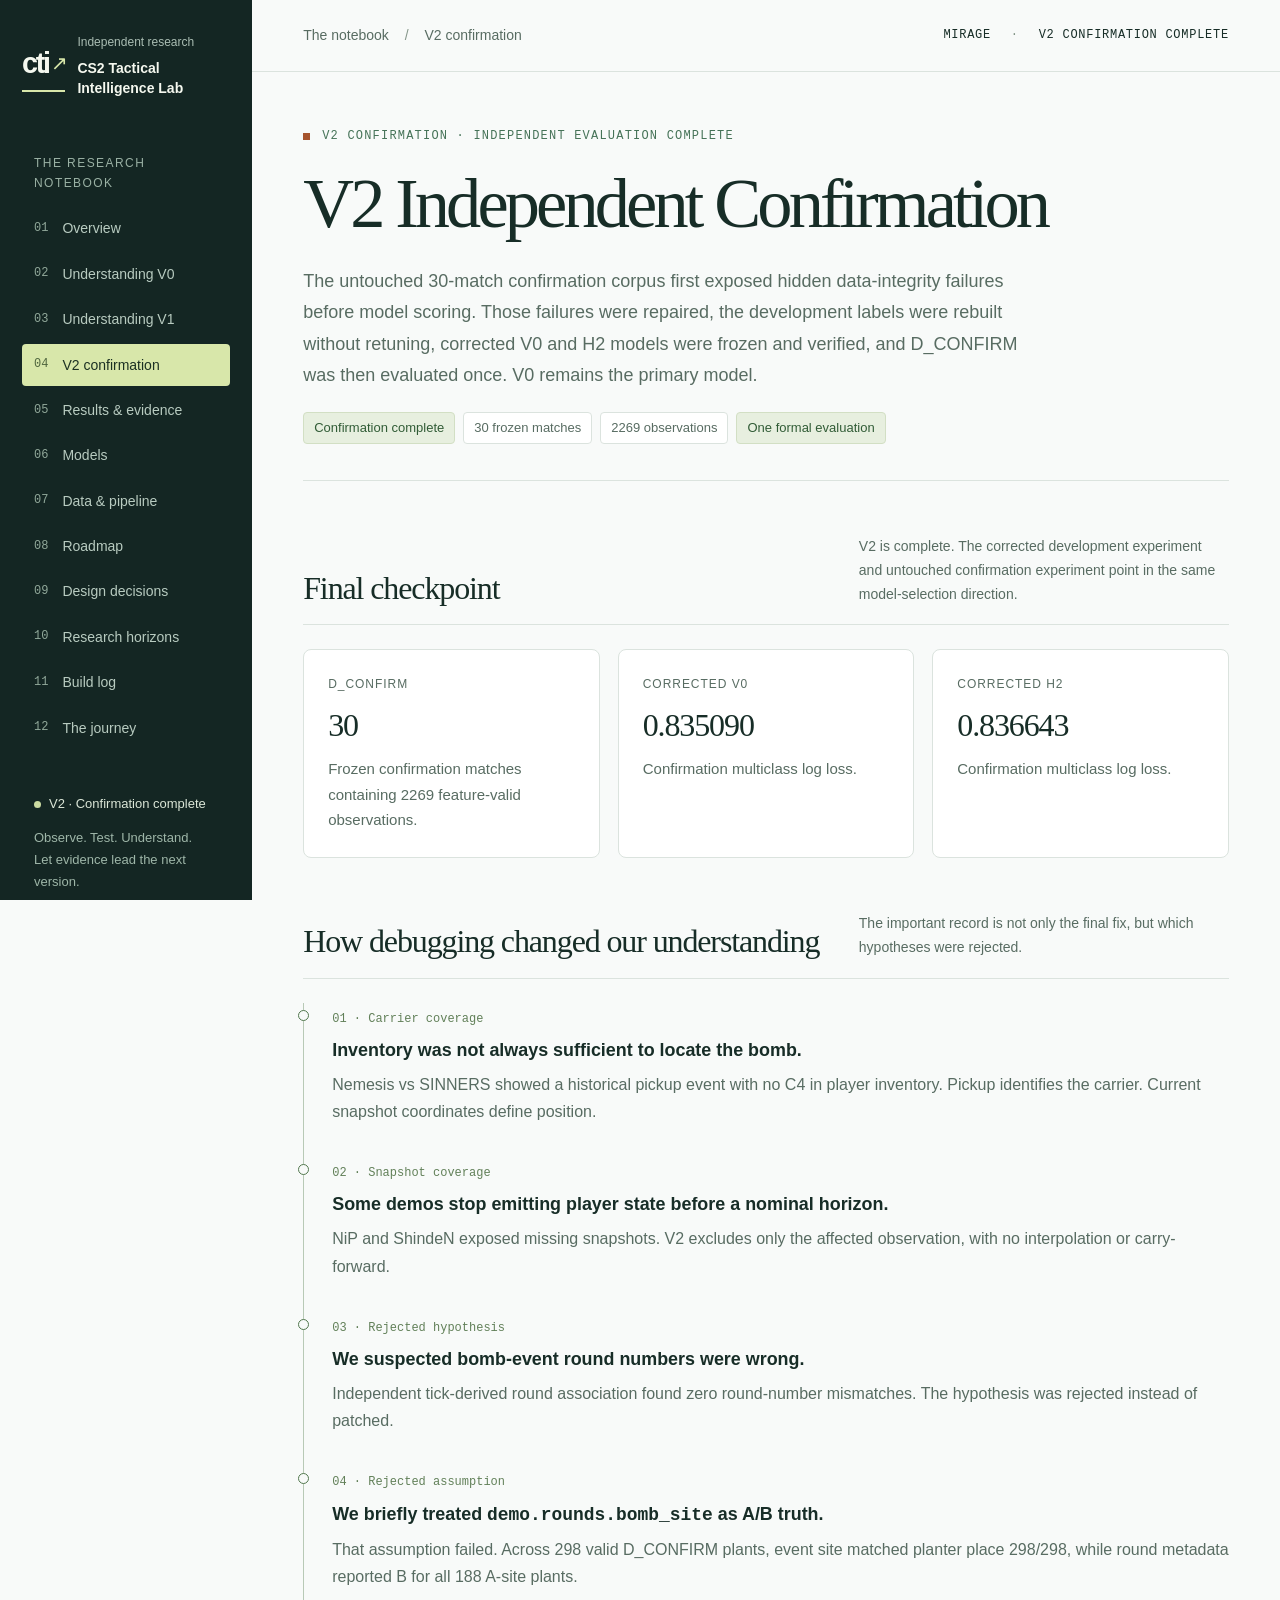
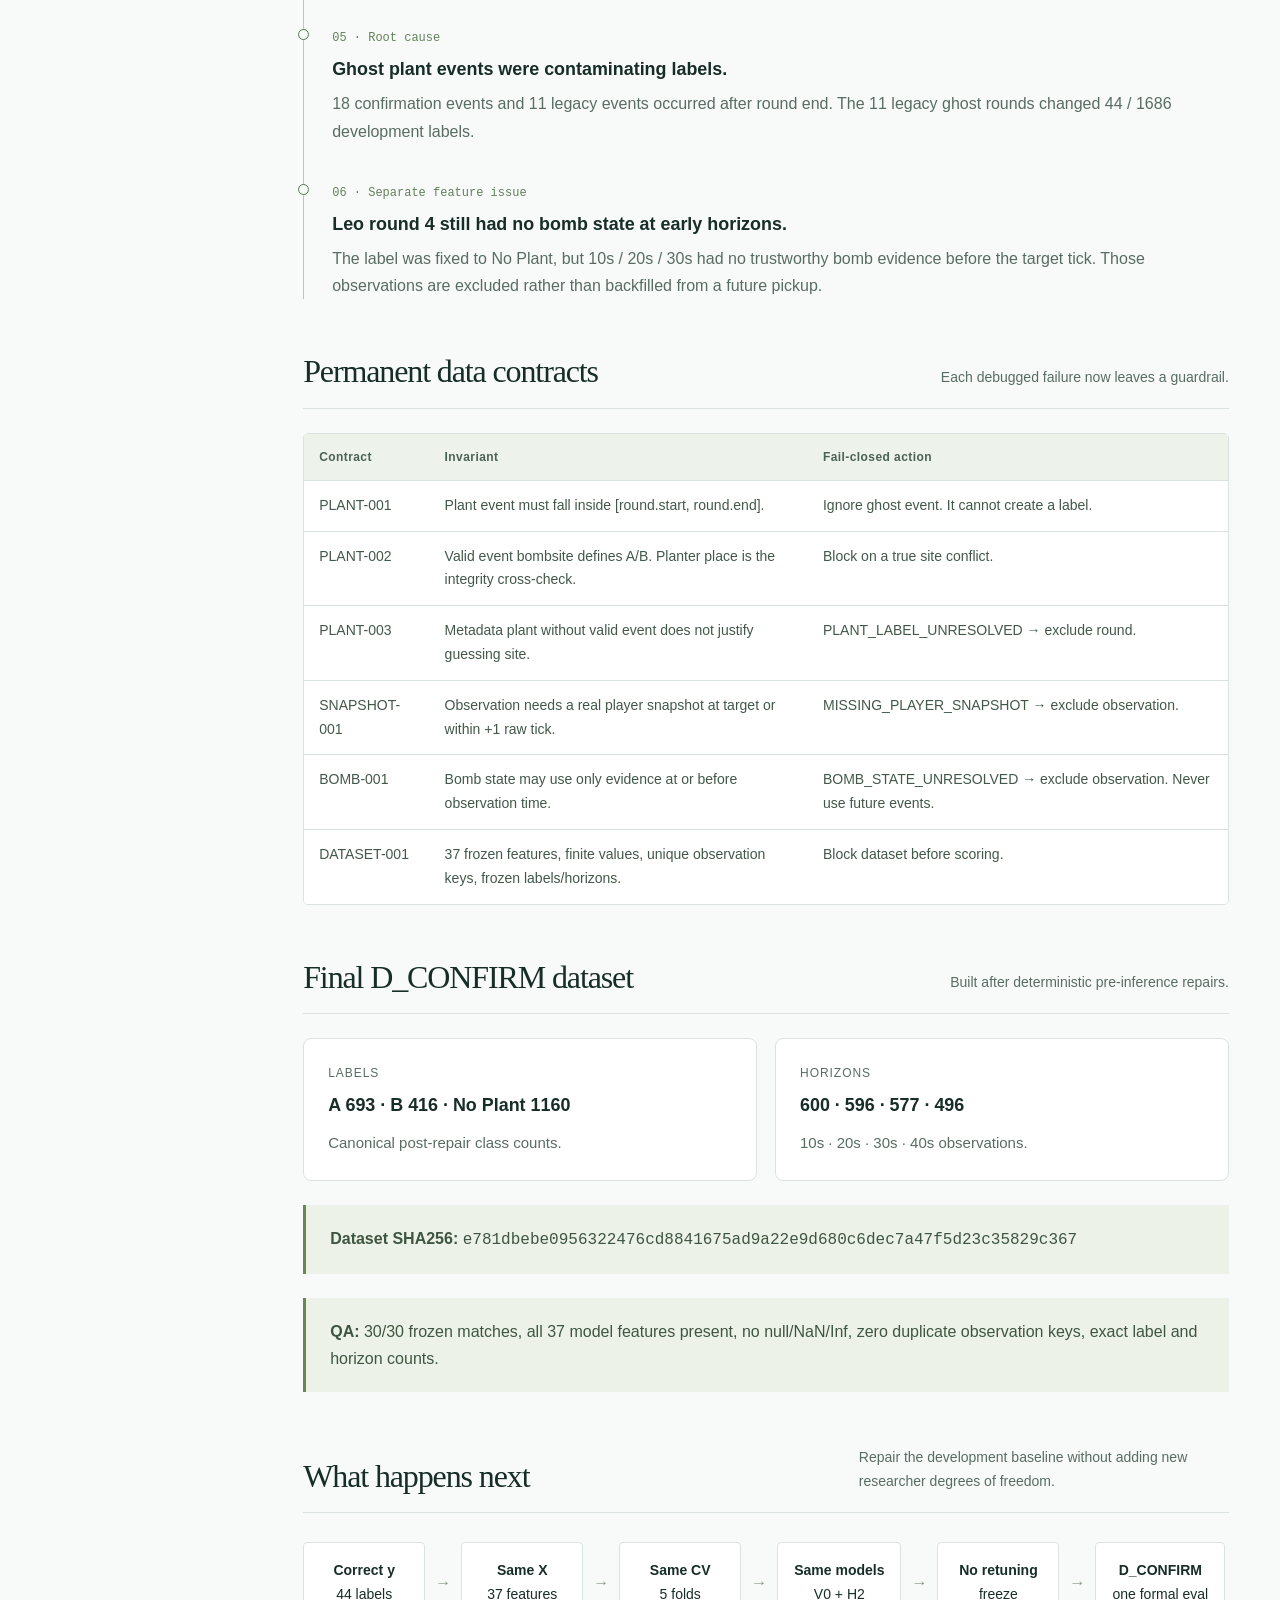
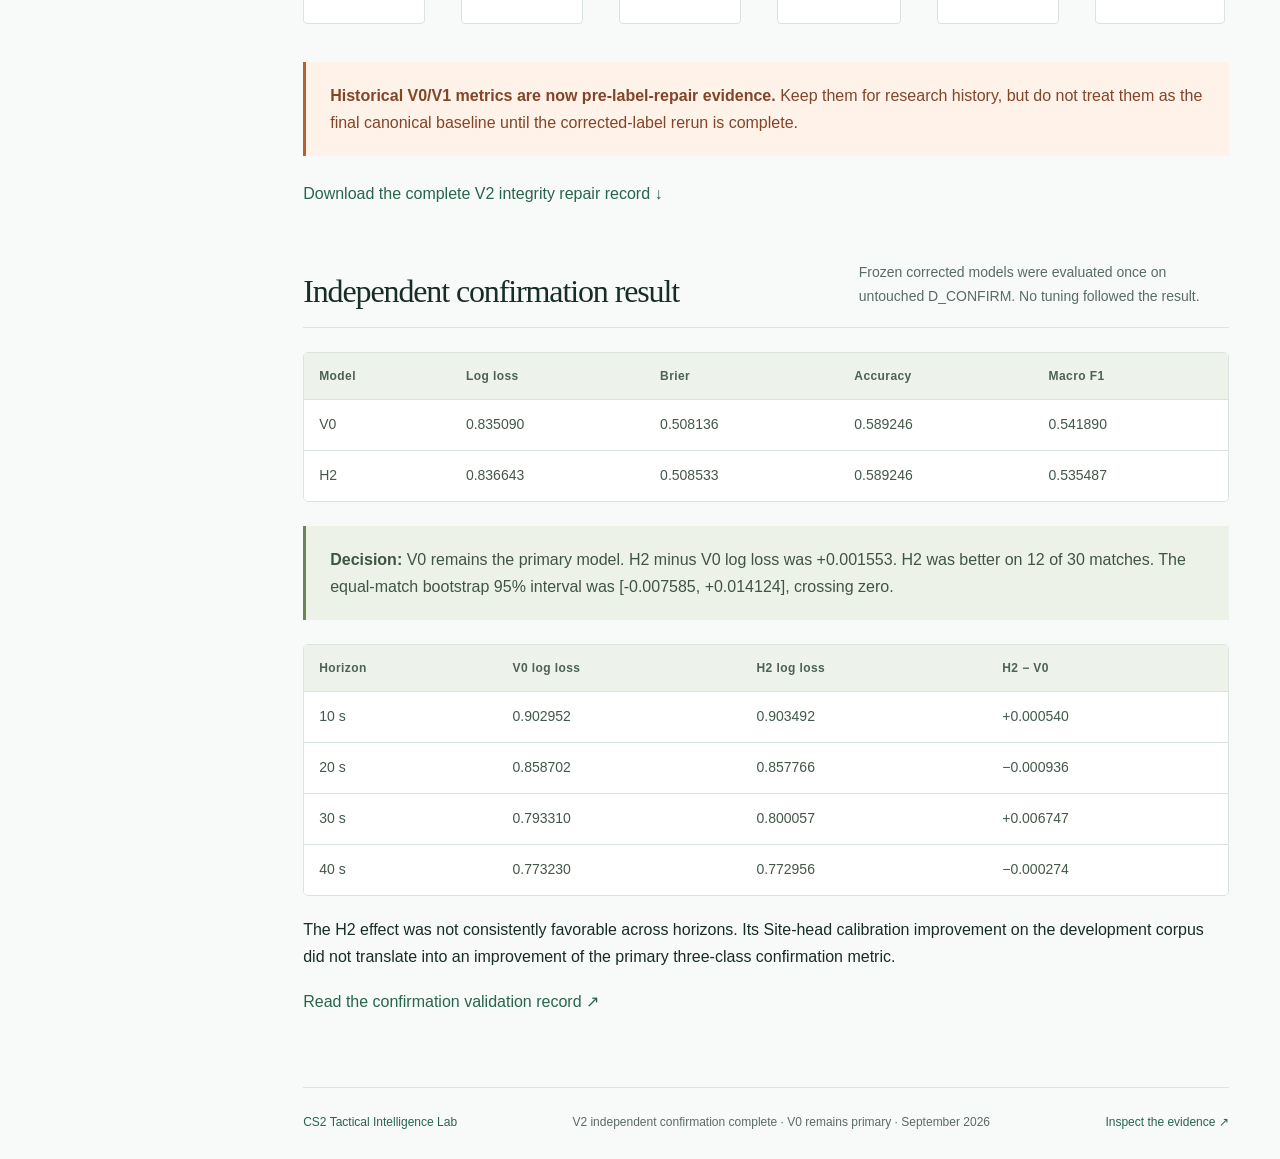
<file: site/pages/v2.html>
<!doctype html>
<html lang="en"><head><meta charset="utf-8"><meta name="viewport" content="width=device-width,initial-scale=1"><meta name="description" content="A controlled sequence of hierarchical, calibration, robustness, and temporal experiments. H2 was promising, but V0 remains the selected development baseline."><meta name="theme-color" content="#142623"><title>V2 Confirmation Integrity — CS2 Tactical Intelligence Lab</title><link rel="stylesheet" href="../assets/style.css?v=v2-confirmation"></head>
<body data-page="v2"><a class="skip-link" href="#main">Skip to content</a><div class="shell"><aside class="side" id="site-navigation" aria-label="Lab navigation"><a class="brand" href="../index.html"><span class="mark">cti<span>↗</span></span><span><small>Independent research</small><strong>CS2 Tactical<br>Intelligence Lab</strong></span></a><div class="nav-label">The research notebook</div><nav class="nav"><a data-page="home" href="../index.html"><span>01</span>Overview</a><a data-page="v0" href="../pages/v0.html"><span>02</span>Understanding V0</a><a data-page="v1" href="../pages/v1.html"><span>03</span>Understanding V1</a><a data-page="v2" href="../pages/v2.html" class="active" aria-current="page"><span>04</span>V2 confirmation</a><a data-page="evidence" href="../pages/evidence.html"><span>05</span>Results & evidence</a><a data-page="models" href="../pages/models.html"><span>06</span>Models</a><a data-page="data" href="../pages/data.html"><span>07</span>Data & pipeline</a><a data-page="roadmap" href="../pages/roadmap.html"><span>08</span>Roadmap</a><a data-page="decisions" href="../pages/decisions.html"><span>09</span>Design decisions</a><a data-page="research" href="../pages/research.html"><span>10</span>Research horizons</a><a data-page="build-log" href="../pages/build-log.html"><span>11</span>Build log</a><a data-page="journey" href="../pages/journey.html"><span>12</span>The journey</a></nav><div class="side-bottom"><div class="status"><i class="dot"></i>V2 · Confirmation complete</div><p>Observe. Test. Understand.<br>Let evidence lead the next version.</p><span class="edition">RESEARCH SERIES / 001</span></div></aside><div class="menu-backdrop" hidden></div><main class="main" id="main"><div class="top"><button class="menu" aria-controls="site-navigation" aria-expanded="false" aria-label="Open navigation">☰ <span>Menu</span></button><span class="breadcrumb">The notebook <span>/</span> V2 confirmation</span><span class="top-meta">MIRAGE <span>·</span> V2 CONFIRMATION COMPLETE</span></div><div class="content">
<header class="hero">
  <div class="kicker">
    V2 confirmation · independent evaluation complete
  </div>

  <h1>V2 Independent Confirmation</h1>

  <p class="lead">
    The untouched 30-match confirmation corpus first exposed
    hidden data-integrity failures before model scoring.
    Those failures were repaired, the development labels were
    rebuilt without retuning, corrected V0 and H2 models were
    frozen and verified, and D_CONFIRM was then evaluated once.
    V0 remains the primary model.
  </p>

  <div class="badges">
    <span class="badge ok">
      Confirmation complete
    </span>

    <span class="badge">
      30 frozen matches
    </span>

    <span class="badge">
      2269 observations
    </span>

    <span class="badge ok">
      One formal evaluation
    </span>
  </div>
</header>

<section class="section">
  <div class="section-head">
    <h2>Final checkpoint</h2>

    <p>
      V2 is complete. The corrected development experiment
      and untouched confirmation experiment point in the
      same model-selection direction.
    </p>
  </div>

  <div class="grid">

    <article class="card">
      <div class="stat-label">
        D_CONFIRM
      </div>

      <div class="stat">
        30
      </div>

      <p>
        Frozen confirmation matches containing
        2269 feature-valid observations.
      </p>
    </article>

    <article class="card">
      <div class="stat-label">
        Corrected V0
      </div>

      <div class="stat">
        0.835090
      </div>

      <p>
        Confirmation multiclass log loss.
      </p>
    </article>

    <article class="card">
      <div class="stat-label">
        Corrected H2
      </div>

      <div class="stat">
        0.836643
      </div>

      <p>
        Confirmation multiclass log loss.
      </p>
    </article>

  </div>
</section>

<section class="section">

  <div class="section-head">
    <h2>
      How debugging changed our understanding
    </h2>

    <p>
      The important record is not only the final fix,
      but which hypotheses were rejected.
    </p>
  </div>

  <div class="timeline">

    <div class="entry">
      <time>
        01 · Carrier coverage
      </time>

      <h3>
        Inventory was not always sufficient
        to locate the bomb.
      </h3>

      <p>
        Nemesis vs SINNERS showed a historical pickup
        event with no C4 in player inventory.
        Pickup identifies the carrier.
        Current snapshot coordinates define position.
      </p>
    </div>

    <div class="entry">
      <time>
        02 · Snapshot coverage
      </time>

      <h3>
        Some demos stop emitting player state
        before a nominal horizon.
      </h3>

      <p>
        NiP and ShindeN exposed missing snapshots.
        V2 excludes only the affected observation,
        with no interpolation or carry-forward.
      </p>
    </div>

    <div class="entry">
      <time>
        03 · Rejected hypothesis
      </time>

      <h3>
        We suspected bomb-event round numbers
        were wrong.
      </h3>

      <p>
        Independent tick-derived round association
        found zero round-number mismatches.
        The hypothesis was rejected instead of patched.
      </p>
    </div>

    <div class="entry">
      <time>
        04 · Rejected assumption
      </time>

      <h3>
        We briefly treated
        <code>demo.rounds.bomb_site</code>
        as A/B truth.
      </h3>

      <p>
        That assumption failed.
        Across 298 valid D_CONFIRM plants,
        event site matched planter place 298/298,
        while round metadata reported B for
        all 188 A-site plants.
      </p>
    </div>

    <div class="entry">
      <time>
        05 · Root cause
      </time>

      <h3>
        Ghost plant events were contaminating labels.
      </h3>

      <p>
        18 confirmation events and 11 legacy events
        occurred after round end.
        The 11 legacy ghost rounds changed
        44 / 1686 development labels.
      </p>
    </div>

    <div class="entry">
      <time>
        06 · Separate feature issue
      </time>

      <h3>
        Leo round 4 still had no bomb state
        at early horizons.
      </h3>

      <p>
        The label was fixed to No Plant,
        but 10s / 20s / 30s had no trustworthy
        bomb evidence before the target tick.
        Those observations are excluded rather than
        backfilled from a future pickup.
      </p>
    </div>

  </div>
</section>

<section class="section">

  <div class="section-head">
    <h2>Permanent data contracts</h2>

    <p>
      Each debugged failure now leaves a guardrail.
    </p>
  </div>

  <div
    class="table-wrap"
    role="region"
    aria-label="V2 data integrity contracts"
    tabindex="0"
  >

    <table>

      <thead>
        <tr>
          <th>Contract</th>
          <th>Invariant</th>
          <th>Fail-closed action</th>
        </tr>
      </thead>

      <tbody>

        <tr>
          <td>PLANT-001</td>
          <td>
            Plant event must fall inside
            [round.start, round.end].
          </td>
          <td>
            Ignore ghost event.
            It cannot create a label.
          </td>
        </tr>

        <tr>
          <td>PLANT-002</td>
          <td>
            Valid event bombsite defines A/B.
            Planter place is the integrity cross-check.
          </td>
          <td>
            Block on a true site conflict.
          </td>
        </tr>

        <tr>
          <td>PLANT-003</td>
          <td>
            Metadata plant without valid event
            does not justify guessing site.
          </td>
          <td>
            PLANT_LABEL_UNRESOLVED
            → exclude round.
          </td>
        </tr>

        <tr>
          <td>SNAPSHOT-001</td>
          <td>
            Observation needs a real player snapshot
            at target or within +1 raw tick.
          </td>
          <td>
            MISSING_PLAYER_SNAPSHOT
            → exclude observation.
          </td>
        </tr>

        <tr>
          <td>BOMB-001</td>
          <td>
            Bomb state may use only evidence
            at or before observation time.
          </td>
          <td>
            BOMB_STATE_UNRESOLVED
            → exclude observation.
            Never use future events.
          </td>
        </tr>

        <tr>
          <td>DATASET-001</td>
          <td>
            37 frozen features,
            finite values,
            unique observation keys,
            frozen labels/horizons.
          </td>
          <td>
            Block dataset before scoring.
          </td>
        </tr>

      </tbody>

    </table>
  </div>
</section>

<section class="section">

  <div class="section-head">
    <h2>Final D_CONFIRM dataset</h2>

    <p>
      Built after deterministic pre-inference repairs.
    </p>
  </div>

  <div class="grid">

    <article class="card half">
      <div class="stat-label">
        Labels
      </div>

      <h3>
        A 693 · B 416 · No Plant 1160
      </h3>

      <p>
        Canonical post-repair class counts.
      </p>
    </article>

    <article class="card half">
      <div class="stat-label">
        Horizons
      </div>

      <h3>
        600 · 596 · 577 · 496
      </h3>

      <p>
        10s · 20s · 30s · 40s observations.
      </p>
    </article>

  </div>

  <div class="callout">
    <strong>Dataset SHA256:</strong>
    <code>e781dbebe0956322476cd8841675ad9a22e9d680c6dec7a47f5d23c35829c367</code>
  </div>

  <div class="callout">
    <strong>QA:</strong>
    30/30 frozen matches,
    all 37 model features present,
    no null/NaN/Inf,
    zero duplicate observation keys,
    exact label and horizon counts.
  </div>

</section>

<section class="section">

  <div class="section-head">
    <h2>What happens next</h2>

    <p>
      Repair the development baseline without
      adding new researcher degrees of freedom.
    </p>
  </div>

  <div class="flow">
    <div class="node">
      <b>Correct y</b><br>
      44 labels
    </div>

    <span class="arrow">→</span>

    <div class="node">
      <b>Same X</b><br>
      37 features
    </div>

    <span class="arrow">→</span>

    <div class="node">
      <b>Same CV</b><br>
      5 folds
    </div>

    <span class="arrow">→</span>

    <div class="node">
      <b>Same models</b><br>
      V0 + H2
    </div>

    <span class="arrow">→</span>

    <div class="node">
      <b>No retuning</b><br>
      freeze
    </div>

    <span class="arrow">→</span>

    <div class="node">
      <b>D_CONFIRM</b><br>
      one formal eval
    </div>
  </div>

  <div class="callout warn">
    <strong>
      Historical V0/V1 metrics are now
      pre-label-repair evidence.
    </strong>

    Keep them for research history,
    but do not treat them as the final
    canonical baseline until the corrected-label
    rerun is complete.
  </div>

  <p>
    <a
      href="../assets/sources/v2_integrity_repair_record.md"
      download
    >
      Download the complete V2 integrity repair record ↓
    </a>
  </p>

</section>
<!-- V2-CONFIRMATION-FINAL -->
<section class="section">
  <div class="section-head">
    <h2>Independent confirmation result</h2>

    <p>
      Frozen corrected models were evaluated once on
      untouched D_CONFIRM. No tuning followed the result.
    </p>
  </div>

  <div class="table-wrap"
       role="region"
       aria-label="V2 confirmation results"
       tabindex="0">

    <table>
      <thead>
        <tr>
          <th>Model</th>
          <th>Log loss</th>
          <th>Brier</th>
          <th>Accuracy</th>
          <th>Macro F1</th>
        </tr>
      </thead>

      <tbody>
        <tr>
          <td>V0</td>
          <td>0.835090</td>
          <td>0.508136</td>
          <td>0.589246</td>
          <td>0.541890</td>
        </tr>

        <tr>
          <td>H2</td>
          <td>0.836643</td>
          <td>0.508533</td>
          <td>0.589246</td>
          <td>0.535487</td>
        </tr>
      </tbody>
    </table>
  </div>

  <div class="callout">
    <strong>Decision:</strong>
    V0 remains the primary model.
    H2 minus V0 log loss was +0.001553.
    H2 was better on 12 of 30 matches.
    The equal-match bootstrap 95% interval was
    [-0.007585, +0.014124], crossing zero.
  </div>

  <div class="table-wrap"
       role="region"
       aria-label="V2 confirmation results by horizon"
       tabindex="0">

    <table>
      <thead>
        <tr>
          <th>Horizon</th>
          <th>V0 log loss</th>
          <th>H2 log loss</th>
          <th>H2 − V0</th>
        </tr>
      </thead>

      <tbody>
        <tr>
          <td>10 s</td>
          <td>0.902952</td>
          <td>0.903492</td>
          <td>+0.000540</td>
        </tr>

        <tr>
          <td>20 s</td>
          <td>0.858702</td>
          <td>0.857766</td>
          <td>−0.000936</td>
        </tr>

        <tr>
          <td>30 s</td>
          <td>0.793310</td>
          <td>0.800057</td>
          <td>+0.006747</td>
        </tr>

        <tr>
          <td>40 s</td>
          <td>0.773230</td>
          <td>0.772956</td>
          <td>−0.000274</td>
        </tr>
      </tbody>
    </table>
  </div>

  <p>
    The H2 effect was not consistently favorable across
    horizons. Its Site-head calibration improvement on the
    development corpus did not translate into an improvement
    of the primary three-class confirmation metric.
  </p>

  <p>
    <a href="../assets/sources/v2_confirm_evaluation_validation.md">
      Read the confirmation validation record ↗
    </a>
  </p>
</section>
<footer class="footer"><a href="../index.html">CS2 Tactical Intelligence Lab</a><span>V2 independent confirmation complete · V0 remains primary · September 2026</span><a href="../pages/evidence.html#v2-integrity">Inspect the evidence ↗</a></footer></div></main></div><script src="../assets/site.js"></script></body></html>
</file>
<file: site/assets/style.css>
:root{--bg:#f8faf9;--panel:#fff;--panel2:#eef3f0;--line:#dbe3de;--text:#172d27;--muted:#586c62;--a:#27654c;--b:#b8522e;--ok:#285c44;--warn:#944121;--radius:8px;--side:252px}*{box-sizing:border-box}html{scroll-behavior:smooth;scroll-padding-top:100px}body{margin:0;background:var(--bg);color:var(--text);font-family:-apple-system,BlinkMacSystemFont,"Segoe UI",sans-serif;font-size:16px;line-height:1.7}a{color:var(--a);text-decoration:none}a:hover{text-decoration:underline;text-underline-offset:4px}a:focus-visible,button:focus-visible,summary:focus-visible,input:focus-visible{outline:3px solid #bb582e;outline-offset:4px}button,input{font:inherit}button{cursor:pointer}h1,h2,h3,h4,p{overflow-wrap:break-word}h1,h2,h3{line-height:1.13}h1{font-family:Georgia,"Times New Roman",serif;font-size:clamp(2.8rem,5.5vw,5.2rem);font-weight:400;letter-spacing:-.055em;margin:18px 0 22px;max-width:1000px}h2{font-family:Georgia,"Times New Roman",serif;font-size:clamp(1.9rem,3vw,2.55rem);font-weight:400;letter-spacing:-.035em;margin:0 0 22px}h3{font-size:1.12rem;font-weight:650;margin:30px 0 12px;line-height:1.4}h4{font-size:1rem}p{margin:0 0 18px}ul,ol{padding-left:24px}li{margin:8px 0}strong{font-weight:650}.shell{display:grid;grid-template-columns:var(--side) minmax(0,1fr);min-height:100vh}.side{position:sticky;top:0;height:100dvh;display:flex;flex-direction:column;overflow-y:auto;background:#142623;color:#dce7df;padding:32px 22px 24px;z-index:30}.brand{display:flex;gap:12px;align-items:center;color:#f5f8ef;margin-bottom:54px}.brand:hover{text-decoration:none}.mark{display:flex;align-items:center;gap:2px;font-size:1.8rem;letter-spacing:-.08em;font-weight:700;border-bottom:2px solid #d8e7aa;padding-bottom:2px}.mark span{font-weight:400;font-size:1.25rem;color:#d8e7aa}.brand small{display:block;color:#aabdb3;font-size:12px;margin-bottom:7px}.brand strong{display:block;font-size:14px;line-height:1.4;font-weight:550}.nav-label{font-size:12px;text-transform:uppercase;letter-spacing:.12em;color:#9ab1a4;margin:0 12px 14px}.nav{display:grid;gap:3px}.nav a{display:flex;gap:14px;align-items:center;padding:10px 12px;font-size:14px;color:#b8cbc0;border-radius:4px;line-height:1.6}.nav a span{font-family:ui-monospace,monospace;font-size:12px;color:#91a89a}.nav a.active{background:#d8e7aa;color:#1c3123}.nav a.active span{color:#4f653e}.nav a:hover{background:#2a4034;text-decoration:none;color:white}.nav a.active:hover{background:#e5edc4;color:#172b24}.side-bottom{margin-top:auto;padding:44px 12px 0}.side-bottom .status{color:#dbe6d7;font-size:13px}.side-bottom p{font-size:13px;line-height:1.7;color:#9eb6a8;margin:12px 0 24px}.edition{color:#a3b5a8;font-family:ui-monospace,monospace;font-size:12px;letter-spacing:.08em}.main{min-width:0}.top{height:72px;display:flex;justify-content:space-between;align-items:center;gap:16px;padding:0 clamp(24px,4vw,64px);border-bottom:1px solid var(--line);background:rgba(248,250,249,.96);position:sticky;top:0;z-index:10}.breadcrumb{font-size:14px;color:var(--muted)}.breadcrumb span{margin:0 12px;color:#86978b}.top-meta{font-family:ui-monospace,monospace;font-size:12px;letter-spacing:.06em;white-space:nowrap}.top-meta span{margin:0 12px;color:#829487}.content{max-width:1450px;margin:auto;padding:54px clamp(24px,4vw,64px) 28px}.hero{padding-bottom:36px;margin-bottom:36px;border-bottom:1px solid var(--line)}.kicker,.eyebrow{font-family:ui-monospace,monospace;text-transform:uppercase;font-size:12px;font-weight:500;letter-spacing:.1em;color:#467358;display:flex;align-items:center;gap:12px}.kicker:before{content:"";height:7px;width:7px;background:#a6542e;flex:none}.lead{font-size:1.125rem;line-height:1.75;color:var(--muted);max-width:740px}.status{display:flex;gap:8px;align-items:center}.dot{width:7px;height:7px;border-radius:50%;background:#cbdba1;flex:none}.badges{display:flex;gap:8px;flex-wrap:wrap;margin-top:20px}.badge{display:inline-block;padding:4px 10px;border-radius:4px;border:1px solid var(--line);background:var(--panel);font-size:13px;color:var(--muted)}.badge.ok{background:#e7efdf;color:#315c36;border-color:#d2dfc4}.badge.warn{background:#fff0e5;color:#974320;border-color:#efd4bf}.badge.future{color:#52647a;background:#edf2f9}.section{margin-top:54px}.section-head{display:flex;justify-content:space-between;gap:24px;align-items:end;padding-bottom:18px;margin-bottom:24px;border-bottom:1px solid var(--line)}.section-head h2{margin:0;font-size:2rem}.section-head p{font-size:14px;max-width:370px;color:var(--muted);margin:0}.grid{display:grid;grid-template-columns:repeat(12,minmax(0,1fr));gap:18px}.card{grid-column:span 4;border:1px solid var(--line);padding:24px;background:var(--panel);border-radius:var(--radius);min-width:0}.card.wide{grid-column:span 8}.card.half{grid-column:span 6}.card.full{grid-column:1/-1}.card h3{margin-top:0}.card p{color:var(--muted);font-size:15px;margin-bottom:0}.stat-label{font-size:12px;text-transform:uppercase;letter-spacing:.08em;color:var(--muted);margin-bottom:10px}.stat{font-family:Georgia,serif;font-size:2rem;line-height:1.3;letter-spacing:-.035em;margin-bottom:10px}.muted{color:var(--muted)}.home-hero{display:grid;grid-template-columns:minmax(0,1fr) 125px;gap:12px;padding:6px 0 36px}.home-hero h1{max-width:780px;margin-bottom:24px;font-size:clamp(3.3rem,5.8vw,5.6rem);line-height:1.05}.home-hero h1 em{color:#53805c;font-weight:400}.issue-number{text-align:right;font-family:Georgia,serif;font-size:6rem;line-height:1;color:#becdc2;letter-spacing:-.08em;padding-top:40px}.issue-number span{display:block;font-family:ui-monospace,monospace;letter-spacing:.1em;font-size:12px;margin-top:12px;color:#678171}.actions{display:flex;gap:18px;align-items:center;flex-wrap:wrap;margin-top:28px}.button{display:inline-flex;align-items:center;justify-content:space-between;gap:30px;background:#233f2e;color:white;border:1px solid #233f2e;border-radius:4px;padding:12px 18px;font-size:14px;font-weight:550}.button:hover{background:#32563f;color:white;text-decoration:none}.text-link{font-size:14px;font-weight:600;border-bottom:1px solid #a4b3a7;padding:7px 0}.research-board{display:grid;grid-template-columns:1.1fr 1fr;background:#1a3028;color:#f1f4e9;border:1px solid #1a3028;border-radius:8px;overflow:hidden;margin:10px 0 0}.board-story{padding:30px 34px;border-right:1px solid #3c5141}.board-story h2{font-size:2rem;max-width:440px;margin:18px 0}.board-story p{color:#bbcbbd;font-size:15px;max-width:470px}.board-story .kicker{color:#ccdda7}.outcomes{display:flex;gap:8px;flex-wrap:wrap;margin:24px 0 0}.outcome{padding:8px 12px;border:1px solid #536447;border-radius:4px;font-family:ui-monospace,monospace;font-size:13px}.outcome:nth-child(1){color:#d8e7aa}.outcome:nth-child(2){color:#eab88c}.outcome:nth-child(3){color:#d3e0e9}.board-metrics{display:grid;grid-template-columns:1fr 1fr}.metric{padding:24px 28px;display:flex;flex-direction:column;justify-content:center;border-bottom:1px solid #3c5141}.metric:nth-child(odd){border-right:1px solid #3c5141}.metric:nth-child(n+3){border-bottom:0}.metric span{font-size:13px;color:#c0cdbf}.metric strong{font-family:Georgia,serif;font-size:2.9rem;font-weight:400;letter-spacing:-.05em;line-height:1.25;color:#e1edba}.metric small{font-size:12px;color:#b0c2b0}.board-caption{font-size:13px;color:var(--muted);margin:12px 0 0}.finding-list{display:grid}.finding-row{display:grid;grid-template-columns:50px 1fr 190px;gap:20px;border-bottom:1px solid var(--line);padding:24px 0;align-items:start}.finding-index{font-family:ui-monospace,monospace;font-size:13px;color:#8c9f8d;padding-top:5px}.finding-row h3{margin:0 0 8px;font-size:1.08rem}.finding-row p{color:var(--muted);font-size:15px;max-width:660px;margin:0}.finding-value{font-family:Georgia,serif;font-size:1.8rem;text-align:right;line-height:1.25}.finding-value small{display:block;font-size:12px;font-family:-apple-system,sans-serif;color:var(--muted);margin-top:7px}.read-next{display:grid;grid-template-columns:1fr 1fr;gap:20px}.read-card{display:block;padding:24px;border-top:2px solid #37553e;background:#edf2ea;color:var(--text)}.read-card:hover{text-decoration:none;background:#e4eddc}.read-card span{font-size:12px;color:var(--muted);font-family:ui-monospace,monospace}.read-card h3{font-family:Georgia,serif;font-size:1.6rem;font-weight:400;margin:12px 0}.read-card p{color:var(--muted);font-size:15px;margin:0}.table-wrap{overflow-x:auto;border:1px solid var(--line);border-radius:5px;margin:20px 0;max-width:100%}table{width:100%;border-collapse:collapse;min-width:600px;font-variant-numeric:tabular-nums;font-size:14px;background:white}th,td{padding:13px 15px;text-align:left;border-bottom:1px solid var(--line);vertical-align:top}th{font-size:12px;letter-spacing:.035em;font-weight:600;color:#4c6252;background:#edf2ea}td{color:#425849}tr:last-child td{border-bottom:0}tr.best td{background:#e8f0de;color:#294c2e;font-weight:600}.callout{margin:24px 0;padding:20px 24px;border-left:3px solid #698653;background:#edf2e8;color:#3e5641}.callout.warn{border-color:#b66035;background:#fff2e9;color:#844427}.callout p:last-child{margin-bottom:0}.flow{display:flex;gap:10px;align-items:stretch;overflow-x:auto;padding:5px 0 14px}.node{min-width:122px;border:1px solid var(--line);background:white;padding:16px;font-size:14px;text-align:center;border-radius:4px}.arrow{align-self:center;color:#899a89}.timeline{margin:24px 0;border-left:1px solid #b8c9b6;padding-left:28px}.entry{position:relative;margin-bottom:32px}.entry:before{content:"";position:absolute;left:-34px;top:7px;width:9px;height:9px;border:1px solid #52784e;border-radius:50%;background:var(--bg)}.entry h3{margin:8px 0}.entry p{color:var(--muted)}.entry time{font-family:ui-monospace,monospace;color:#628059;font-size:12px}.evidence{border:1px solid var(--line);background:white;margin:20px 0;border-radius:5px;overflow:hidden}.e-head{display:flex;justify-content:space-between;gap:16px;flex-wrap:wrap;padding:14px 20px;background:#eef3ea;border-bottom:1px solid var(--line);font-size:14px}.eid{font-family:ui-monospace,monospace;color:#426b3f}.e-body{padding:24px}.e-body h3{margin-top:0}.kv{display:grid;grid-template-columns:100px 1fr;gap:12px 20px;font-size:15px}.kv b{color:#647d61;font-size:13px}.kv span{color:#455c48}.progress{display:grid;gap:12px}.prow{display:grid;grid-template-columns:190px 1fr 65px;gap:14px;align-items:center}.bar{height:6px;background:#e4ebdf}.bar i{display:block;height:100%;width:100%;background:#6e8b50}.prow small{text-align:right;color:var(--muted)}.clean{color:var(--muted)}.footer{margin-top:72px;padding-top:24px;border-top:1px solid var(--line);display:flex;justify-content:space-between;flex-wrap:wrap;gap:12px;font-size:12px;color:var(--muted)}.menu{display:none}.skip-link{position:fixed;top:-70px;left:15px;z-index:100;background:#fff;padding:12px}.skip-link:focus{top:10px}.reading-layout{display:grid;grid-template-columns:minmax(0,1fr) 210px;gap:52px;align-items:start}.chapter-nav{position:sticky;top:104px;max-height:calc(100dvh - 130px);overflow:auto;border-left:1px solid var(--line);padding-left:20px;font-size:13px}.chapter-nav strong{font-size:12px;letter-spacing:.09em;text-transform:uppercase}.chapter-nav a{display:block;padding:6px 0;color:#647762;line-height:1.5}.chapter-nav a.active{color:#223e27;font-weight:650}.chapter-nav .read-progress{height:2px;background:#dfe7d8;margin:18px 0}.read-progress i{display:block;height:2px;background:#537945;width:0}.article{min-width:0;max-width:850px}.article section{padding-bottom:28px;margin-bottom:42px;border-bottom:1px solid var(--line)}.article h2{margin-top:0;font-size:2.15rem}.article p,.article li{color:#425548;line-height:1.85}.article p strong,.article li strong{color:#233e2a}.article .chapter-number{display:block;font-family:ui-monospace,monospace;font-size:12px;letter-spacing:.1em;color:#738968;margin-bottom:14px}.article table{min-width:620px}.article code{font-size:.88em;background:#e9eee7;padding:2px 5px;border-radius:3px;color:#254a2e;overflow-wrap:anywhere}.article pre,pre{white-space:pre-wrap;overflow-wrap:anywhere;padding:22px;background:#1a3028;color:#dce8c6;line-height:1.8;border-radius:5px;font-size:14px}.article pre code{background:none;padding:0;color:inherit}.article blockquote{margin:22px 0;padding:18px 22px;border-left:3px solid #70924c;background:#edf2e6;color:#395033}.article blockquote p{margin:0}.article details{border:1px solid var(--line);border-radius:5px;padding:16px 20px;margin:20px 0;background:#fff}.article summary{font-weight:600;cursor:pointer}.article details[open] summary{margin-bottom:16px}.article .table-wrap{margin:24px 0}.formula{padding:22px;font-family:ui-monospace,monospace;background:#eaf0e2;font-size:16px;overflow-x:auto}.chart{padding:26px;border:1px solid var(--line);border-radius:5px;background:white}.chart-row{display:grid;grid-template-columns:125px minmax(0,1fr) 70px;gap:15px;align-items:center;margin:16px 0;font-size:14px}.chart-track{height:18px;background:#edf2e9}.chart-fill{height:100%;background:#9eb57e}.chart-row.best .chart-fill{background:#365b3e}.chart-value{text-align:right;font-variant-numeric:tabular-nums}.chart-caption{font-size:13px;color:var(--muted);margin-top:20px}.error-bars{display:flex;height:26px;border-radius:3px;overflow:hidden;margin:18px 0}.error-bars span:first-child{background:#ab5838;width:85.8%}.error-bars span:last-child{background:#9eb781;width:14.2%}.toc-list{columns:2;column-gap:30px;padding-left:22px}.toc-list li{break-inside:avoid;padding:4px 0;font-size:14px}.source-links{display:grid;gap:8px;font-size:14px}.source-links a{overflow-wrap:anywhere}.inline-label{font-family:ui-monospace,monospace;font-size:12px;color:#6b8563}.page-note{font-size:14px;color:var(--muted);border-bottom:1px solid var(--line);padding-bottom:20px;margin-bottom:30px}.metric-strip{display:grid;grid-template-columns:repeat(4,1fr);border:1px solid var(--line);background:#fff;border-radius:5px;margin:30px 0}.metric-strip div{padding:18px;border-right:1px solid var(--line)}.metric-strip div:last-child{border:0}.metric-strip strong{font-family:Georgia,serif;font-size:2rem;font-weight:400;display:block}.metric-strip span{font-size:12px;color:var(--muted)}
@media(min-width:1600px){:root{--side:270px}.content{padding-top:64px}}@media(max-width:1150px){.reading-layout{grid-template-columns:minmax(0,1fr)}.chapter-nav{position:static;max-height:none;grid-row:1;border-left:0;border-bottom:1px solid var(--line);padding:0 0 24px;display:flex;gap:7px 18px;flex-wrap:wrap}.chapter-nav strong{width:100%}.chapter-nav a{font-size:12px}.chapter-nav .read-progress{display:none}.home-hero{grid-template-columns:1fr 80px}.issue-number{font-size:4.5rem}.research-board{grid-template-columns:1fr}.board-story{border-right:0;border-bottom:1px solid #3c5141}.metric{padding:20px 28px}.board-metrics{grid-template-columns:repeat(4,1fr)}.metric:nth-child(n){border-right:1px solid #3c5141;border-bottom:0}.metric:last-child{border-right:0}.metric strong{font-size:2.2rem}.finding-row{grid-template-columns:30px 1fr 145px}.card{grid-column:span 6}.card.wide{grid-column:1/-1}}
@media(max-width:900px){.shell{display:block}.side{position:fixed;left:0;transform:translateX(-100%);width:270px;transition:transform .18s ease}.side.open{transform:translateX(0)}.menu{display:flex;align-items:center;gap:8px;border:1px solid var(--line);border-radius:4px;background:white;padding:6px 10px;font-size:14px;color:var(--text)}.menu-backdrop:not([hidden]){position:fixed;inset:0;z-index:25;background:rgba(14,31,23,.4)}body.menu-open{overflow:hidden}.breadcrumb{margin-right:auto}.top-meta{font-size:12px}.top{height:64px}.content{padding-top:36px}.home-hero h1{font-size:clamp(3.1rem,7.5vw,4.8rem)}.article{max-width:none}}
@media(max-width:620px){.top-meta{display:none}.breadcrumb{font-size:12px}.breadcrumb span{margin:0 6px}.content{padding:30px 20px 24px}.top{padding:0 20px}.home-hero{grid-template-columns:1fr;padding-top:0}.issue-number{display:none}.home-hero h1{font-size:3.3rem}.home-hero .lead{font-size:1rem}.board-story{padding:24px}.board-metrics{grid-template-columns:1fr 1fr}.metric:nth-child(n){border-bottom:1px solid #3c5141;border-right:0}.metric:nth-child(odd){border-right:1px solid #3c5141}.metric:nth-child(n+3){border-bottom:0}.metric{padding:18px 24px}.card,.card.half{grid-column:1/-1}.section-head{display:block}.section-head p{margin-top:12px}.finding-row{grid-template-columns:24px 1fr;gap:10px}.finding-value{grid-column:2;text-align:left;font-size:1.6rem;margin-top:8px}.finding-value small{display:inline;margin-left:12px}.read-next{grid-template-columns:1fr}.kv{grid-template-columns:1fr;gap:5px}.kv span{margin-bottom:10px}.prow{grid-template-columns:1fr 50px}.prow .bar{grid-row:2;grid-column:1/-1}.metric-strip{grid-template-columns:1fr 1fr}.metric-strip div:nth-child(2){border-right:0}.metric-strip div:nth-child(-n+2){border-bottom:1px solid var(--line)}.toc-list{columns:1}.article h2{font-size:1.9rem}.chart{padding:18px}.chart-row{grid-template-columns:95px minmax(0,1fr) 55px;font-size:12px;gap:8px}.chart-track{height:14px}.lead{font-size:1.05rem}.footer{margin-top:48px}}
@media(prefers-reduced-motion:reduce){html{scroll-behavior:auto}.side{transition:none}}@media print{.side,.top,.chapter-nav,.menu-backdrop,.actions,.skip-link{display:none!important}.shell,.reading-layout{display:block}.content{padding:0;max-width:none}.article{max-width:none}body{background:white;color:black;font-size:11pt}h1{font-size:32pt}h2{break-after:avoid}.hero{margin-bottom:20px}.table-wrap{overflow:visible}table{min-width:0}.article section{break-before:auto}.footer{margin-top:20px}a{color:inherit}.research-board{background:#eee;color:#111}.board-story p,.metric span,.metric strong,.metric small{color:#111}}

/* Feature ablation diagram: HTML nodes keep labels selectable and responsive. */
.experiment-graph{margin:0 0 28px;padding:28px 32px 24px;border:1px solid var(--line);border-radius:12px;background:#fff}
.experiment-heading{display:flex;justify-content:space-between;align-items:center;gap:16px;margin-bottom:30px}
.experiment-key{display:flex;align-items:center;gap:8px;font-size:12px;color:var(--muted)}
.experiment-key i{width:8px;height:8px;border-radius:50%;background:#729063}
.experiment-trunk{list-style:none;padding:0;margin:0 auto;width:min(100%,540px)}
.experiment-trunk>li{position:relative;margin:0;padding:0 0 42px}
.experiment-trunk>li:last-child{padding-bottom:0}
.experiment-trunk>li:not(:last-child)::after{content:"";position:absolute;bottom:3px;left:calc(50% - 3px);width:6px;height:6px;border-right:1.5px solid #94aa8d;border-bottom:1.5px solid #94aa8d;transform:rotate(45deg)}
.experiment-edge{position:absolute;bottom:0;left:50%;height:42px;display:flex;align-items:center;padding-left:16px;white-space:nowrap;border-left:1.5px solid #b4c4ad;color:#607459;font-size:12px}
.experiment-node{position:relative;display:flex;align-items:center;gap:16px;padding:17px 20px;border:1px solid #d9e3d4;border-radius:8px;background:#fafcf8;z-index:1}
.experiment-stage{width:38px;height:38px;flex:none;display:grid;place-items:center;background:#e8efe0;color:#466239;border:1px solid #d6e2ca;border-radius:7px;font-family:ui-monospace,monospace;font-weight:600;font-size:14px}
.experiment-copy{min-width:0;flex:1}
.experiment-copy h3{font-size:15px;line-height:1.4;margin:0 0 3px}
.experiment-copy p{font-size:13px;line-height:1.5;color:var(--muted);margin:0}
.experiment-count{font-size:12px;line-height:1.4;color:#5e7357;text-align:right;white-space:nowrap}
.experiment-count b{font-size:20px;font-weight:500;letter-spacing:-.03em}
.experiment-foundation{border-color:#8ba97c;background:#eef4e7;box-shadow:0 3px 0 #e0e9d7}
.experiment-foundation .experiment-stage{background:#37543a;border-color:#37543a;color:#f0f5e4}
.experiment-branches{--branch-offset:6px;position:relative;display:grid;grid-template-columns:1fr 1fr;gap:24px;max-width:760px;margin:auto}
.experiment-branches::before{content:"";position:absolute;left:calc(25% - var(--branch-offset));right:calc(25% - var(--branch-offset));top:24px;border-top:1.5px solid #a9bfa0}
.experiment-branches::after{content:"";position:absolute;left:50%;top:0;height:24px;border-left:1.5px solid #a9bfa0}
.experiment-branch{position:relative;padding-top:52px;min-width:0;display:flex}
.experiment-branch::before{content:"";position:absolute;left:50%;top:24px;height:28px;border-left:1.5px solid #a9bfa0}
.experiment-branch::after{content:"";position:absolute;left:calc(50% - 3px);top:45px;width:6px;height:6px;border-right:1.5px solid #819b76;border-bottom:1.5px solid #819b76;transform:rotate(45deg)}
.experiment-result{padding:24px;border:1px solid;border-radius:9px;width:100%}
.experiment-result-top{display:flex;justify-content:space-between;align-items:center;margin-bottom:20px;gap:12px}
.experiment-addition{display:block;font-family:ui-monospace,monospace;font-size:12px;margin-bottom:6px}
.experiment-result h3{font-family:Georgia,serif;font-size:1.65rem;font-weight:400;letter-spacing:-.03em;margin:0 0 8px}
.experiment-result p{font-size:14px;margin:0;line-height:1.6}
.experiment-excluded{background:#fffbf7;border-color:#e9d8c9;color:#753f28}
.experiment-excluded .experiment-stage{background:#f5e8db;border-color:#e7d3bf;color:#894c2d}
.experiment-excluded .experiment-count,.experiment-excluded .experiment-addition{color:#8b624a}
.experiment-selected{background:#213f30;border-color:#213f30;color:#f1f5e7;box-shadow:0 4px 12px #203c3010}
.experiment-selected .experiment-stage{background:#d8e7aa;border-color:#d8e7aa;color:#2d492d}
.experiment-selected .experiment-count{color:#e4edce}
.experiment-selected .experiment-addition{color:#b5cda6}
.experiment-selected p{color:#c9d8c2}
.experiment-verdict{display:flex;align-items:center;gap:8px;font-size:13px;font-weight:600;margin-top:22px;padding-top:16px;border-top:1px solid #e4d4c6;line-height:1.5}
.experiment-selected .experiment-verdict{color:#e0edb5;border-color:#4c6750}
.experiment-verdict span{font-size:17px}
.experiment-result .experiment-reason{margin-top:8px;font-size:12px;line-height:1.7}
.experiment-graph figcaption{border-top:1px solid var(--line);padding-top:20px;margin-top:26px;font-size:13px;line-height:1.8;color:var(--muted);max-width:760px;margin-left:auto;margin-right:auto}
.experiment-graph figcaption strong{display:block;color:#324d37;margin-bottom:3px}
@media(max-width:620px){.experiment-graph{padding:20px 14px}.experiment-heading{align-items:start;margin-bottom:22px}.experiment-key{font-size:12px;max-width:110px}.experiment-node{padding:14px 12px;gap:10px;flex-wrap:wrap}.experiment-copy{flex-basis:calc(100% - 50px)}.experiment-copy h3{font-size:14px}.experiment-copy p{font-size:12px}.experiment-node .experiment-count{margin-left:48px;text-align:left}.experiment-node .experiment-count b{font-size:16px}.experiment-edge{font-size:12px;padding-left:10px}.experiment-branches{--branch-offset:3px;gap:12px}.experiment-result{padding:16px 12px}.experiment-result-top{gap:6px;flex-wrap:wrap;margin-bottom:16px}.experiment-result .experiment-count b{font-size:18px}.experiment-addition{font-size:12px}.experiment-result h3{font-size:1.3rem}.experiment-result p{font-size:12px}.experiment-verdict{font-size:12px;align-items:start}.experiment-result .experiment-reason{font-size:12px}.experiment-graph figcaption{font-size:12px}}
@media(max-width:390px){.experiment-branches{grid-template-columns:1fr;padding-left:18px;gap:0}.experiment-branches::before{left:0;right:50%;top:24px}.experiment-branches::after{height:24px}.experiment-branch{padding-top:32px}.experiment-branch::before{left:-18px;top:0;height:100%;border-color:#a9bfa0}.experiment-branch:last-child::before{height:70px}.experiment-branch::after{top:65px;left:-16px;width:12px;height:0;border:0;border-top:1.5px solid #a9bfa0;transform:none}.experiment-result .experiment-count{margin-left:auto}.experiment-branches .experiment-branch:first-child{padding-top:48px}.experiment-branch:first-child::before{top:24px;height:calc(100% - 24px)}}
@media print{.experiment-graph{break-inside:avoid}.experiment-selected{background:#edf2e9;color:#173524}.experiment-selected p,.experiment-selected .experiment-addition,.experiment-selected .experiment-count,.experiment-selected .experiment-verdict{color:#173524}}

/* Native mathematical typesetting, with no external font or script requests. */
.equation-panel{margin:28px 0;padding:0;border:1px solid #d6e1d2;border-radius:9px;overflow:hidden;background:#fff;box-shadow:0 3px 0 #edf1e9}
.equation-panel>figcaption{padding:17px 22px;background:#edf3e7;border-bottom:1px solid #d6e1d2;font-size:14px;font-weight:600;color:#345334;letter-spacing:.01em}
.equation-row{display:grid;grid-template-columns:135px minmax(0,1fr);gap:20px;align-items:center;padding:24px 22px;border-bottom:1px solid #e9eee5}
.equation-label{font-size:12px;line-height:1.55;color:#6a7d61}
.equation-scroll{overflow-x:auto;overflow-y:hidden;padding:8px 2px;min-width:0;scrollbar-width:thin;scrollbar-color:#bccdb0 transparent}
.equation-scroll math{font-family:math,"STIX Two Math","Cambria Math",serif;font-size:1.18rem;color:#213d29;margin:0;text-align:left;white-space:nowrap}
.article .equation-note{padding:17px 22px;margin:0;background:#fafcf7;font-size:13px;line-height:1.8;color:#66765c}
.inline-equation{white-space:nowrap;color:#23442d}
.inline-equation math{font-family:math,"STIX Two Math","Cambria Math",serif;font-size:1.04em}
@media(max-width:1150px){.equation-row{grid-template-columns:120px minmax(0,1fr);gap:14px}}
@media(max-width:620px){.equation-row{grid-template-columns:minmax(0,1fr);gap:8px;padding:18px}.equation-label{font-size:12px;font-weight:550}.equation-panel>figcaption{padding:15px 18px}.equation-scroll math{font-size:1.08rem}.article .equation-note{padding:16px 18px}.inline-equation{white-space:normal}}
@media print{.equation-panel{break-inside:avoid;box-shadow:none}.equation-scroll{overflow:visible}.equation-scroll math{font-size:12pt}}


/* V0 ROADMAP SUMMARY */
.article #chapter-00{
    padding:28px;
    margin-bottom:52px;
    border:1px solid var(--line);
    border-top:4px solid var(--a);
    border-radius:var(--radius);
    background:var(--panel2);
}

.article #chapter-00 h2{
    margin-bottom:14px;
}

.article #chapter-00 > p:first-of-type{
    max-width:760px;
    font-size:1.03rem;
}

.article #chapter-00 ul{
    list-style:none;
    padding:0;
    margin:26px 0 22px;
    display:grid;
    grid-template-columns:repeat(3,minmax(0,1fr));
    gap:12px;
}

.article #chapter-00 li{
    margin:0;
    padding:16px;
    border:1px solid var(--line);
    border-radius:6px;
    background:var(--panel);
    font-size:14px;
    line-height:1.6;
}

.article #chapter-00 li strong{
    display:block;
    margin-bottom:5px;
    color:var(--text);
    font-family:ui-monospace,monospace;
    font-size:12px;
    letter-spacing:.035em;
}

@media(max-width:1050px){
    .article #chapter-00 ul{
        grid-template-columns:repeat(2,minmax(0,1fr));
    }
}

@media(max-width:650px){
    .article #chapter-00{
        padding:20px;
    }

    .article #chapter-00 ul{
        grid-template-columns:1fr;
    }
}


/* HOME ANIMATED TACTICAL HERO */

.hero-tactical{
    position:relative;
    align-self:center;
    width:min(100%,460px);
    min-height:315px;
    overflow:hidden;
    border:1px solid var(--line);
    border-radius:8px;
    background:
        linear-gradient(
            145deg,
            #172b27,
            #10231f
        );
    color:#eaf2eb;
    box-shadow:
        0 18px 40px rgba(20,38,35,.12);
}

.hero-tactical:before{
    content:"";
    position:absolute;
    inset:-35%;
    background:
        radial-gradient(
            circle,
            rgba(95,157,255,.09),
            transparent 55%
        );
    animation:
        heroAmbient 8s ease-in-out infinite alternate;
    pointer-events:none;
}

.hero-tactical-head,
.hero-tactical-foot{
    position:relative;
    z-index:5;
    display:flex;
    align-items:center;
    justify-content:space-between;
    gap:14px;
    padding:13px 16px;
    font-family:ui-monospace,monospace;
    font-size:10px;
    letter-spacing:.11em;
}

.hero-tactical-head{
    border-bottom:1px solid rgba(220,232,220,.12);
}

.hero-tactical-head > span{
    color:#dbe9de;
}

.hero-tactical-head i{
    display:flex;
    align-items:center;
    gap:7px;
    color:#8fa99b;
    font-style:normal;
}

.hero-tactical-head b{
    width:6px;
    height:6px;
    border-radius:50%;
    background:#8fd36f;
    box-shadow:0 0 12px rgba(143,211,111,.8);
    animation:heroStatus 1.8s ease-in-out infinite;
}

.hero-tactical-map{
    position:relative;
    height:225px;
    overflow:hidden;
}

.hero-grid{
    position:absolute;
    inset:0;
    opacity:.22;
    background-image:
        linear-gradient(
            rgba(205,225,213,.12) 1px,
            transparent 1px
        ),
        linear-gradient(
            90deg,
            rgba(205,225,213,.12) 1px,
            transparent 1px
        );
    background-size:32px 32px;
    animation:heroGrid 18s linear infinite;
}

.hero-grid:after{
    content:"";
    position:absolute;
    inset:22px 55px 24px 48px;
    opacity:.45;
    border:1px solid rgba(198,221,204,.16);
    clip-path:polygon(
        7% 13%,
        39% 7%,
        54% 22%,
        87% 17%,
        94% 44%,
        80% 57%,
        91% 85%,
        55% 92%,
        38% 75%,
        10% 87%,
        16% 57%,
        3% 41%
    );
    background:
        linear-gradient(
            145deg,
            rgba(120,155,135,.08),
            transparent
        );
}

.hero-radar{
    position:absolute;
    width:250px;
    height:250px;
    left:50%;
    top:49%;
    transform:translate(-50%,-50%);
    border-radius:50%;
    border:1px solid rgba(111,171,150,.13);
}

.hero-radar:before,
.hero-radar:after{
    content:"";
    position:absolute;
    border-radius:50%;
    border:1px solid rgba(111,171,150,.09);
}

.hero-radar:before{
    inset:46px;
}

.hero-radar:after{
    inset:88px;
}

.hero-radar{
    background:
        conic-gradient(
            from 0deg,
            transparent 0 320deg,
            rgba(133,197,176,.10) 350deg,
            rgba(133,197,176,.26) 360deg
        );
    animation:heroRadar 7s linear infinite;
}

.hero-site{
    position:absolute;
    z-index:5;
    width:34px;
    height:34px;
    display:grid;
    place-items:center;
    border-radius:4px;
    font-family:ui-monospace,monospace;
    font-weight:700;
    font-size:16px;
}

.hero-site-a{
    right:52px;
    bottom:40px;
    color:#e9ae7b;
    border:1px solid rgba(211,121,65,.55);
    background:rgba(184,82,46,.15);
}

.hero-site-b{
    left:55px;
    top:31px;
    color:#cadfa8;
    border:1px solid rgba(124,156,83,.55);
    background:rgba(105,134,83,.14);
}

.hero-routes{
    position:absolute;
    inset:0;
    z-index:3;
    width:100%;
    height:100%;
    overflow:visible;
}

.route{
    fill:none;
    stroke-width:2;
    stroke-linecap:round;
    stroke-dasharray:8 10;
    animation:heroRoute 2.2s linear infinite;
}

.route-blue{
    stroke:#7aa2d8;
    filter:
        drop-shadow(
            0 0 4px rgba(101,148,220,.45)
        );
}

.route-orange{
    stroke:#ce8557;
    animation-duration:2.7s;
    animation-direction:reverse;
    filter:
        drop-shadow(
            0 0 4px rgba(208,119,68,.38)
        );
}

.hero-player{
    position:absolute;
    z-index:6;
    width:10px;
    height:10px;
    margin:-5px;
    border-radius:50%;
}

.hero-player:after{
    content:"";
    position:absolute;
    inset:-8px;
    border:1px solid currentColor;
    border-radius:50%;
    opacity:.35;
    animation:heroPulse 2s ease-out infinite;
}

.hero-player.blue{
    color:#9fc4ff;
    background:#7ba6e5;
    box-shadow:0 0 12px rgba(123,166,229,.8);
}

.hero-player.orange{
    color:#efab79;
    background:#cf7848;
    box-shadow:0 0 12px rgba(207,120,72,.8);
}

.p1{left:15%;top:82%}
.p2{left:42%;top:53%;animation:heroFloat 4s ease-in-out infinite}
.p3{left:78%;top:30%;animation:heroFloat 5.5s ease-in-out infinite reverse}

.p4{left:18%;top:29%;animation:heroFloat 5s ease-in-out infinite}
.p5{left:73%;top:72%;animation:heroFloat 4.5s ease-in-out infinite reverse}

.hero-prediction{
    position:absolute;
    z-index:8;
    right:16px;
    top:16px;
    width:126px;
    padding:11px 12px;
    border:1px solid rgba(206,133,87,.4);
    border-radius:5px;
    background:rgba(15,31,27,.88);
    backdrop-filter:blur(8px);
}

.hero-prediction small{
    display:block;
    margin-bottom:2px;
    font-family:ui-monospace,monospace;
    font-size:9px;
    letter-spacing:.08em;
    color:#be9a7e;
}

.hero-prediction strong{
    font-family:Georgia,serif;
    font-size:29px;
    font-weight:400;
    color:#efa46c;
    line-height:1.15;
}

.hero-prediction strong span{
    font-size:14px;
}

.prediction-bar{
    height:3px;
    margin-top:7px;
    background:rgba(255,255,255,.09);
    overflow:hidden;
}

.prediction-bar i{
    display:block;
    width:62%;
    height:100%;
    background:#d78b59;
    transform-origin:left;
    animation:heroProbability 4s ease-in-out infinite;
}

.hero-time{
    position:absolute;
    z-index:7;
    left:16px;
    bottom:15px;
    display:grid;
    padding:9px 11px;
    border-left:2px solid #678c72;
    background:rgba(15,31,27,.62);
    backdrop-filter:blur(5px);
}

.hero-time span,
.hero-time small{
    font-family:ui-monospace,monospace;
    font-size:9px;
    letter-spacing:.08em;
    color:#93a99a;
}

.hero-time strong{
    color:#eff4ed;
    font-size:18px;
    line-height:1.25;
    font-weight:500;
}

.hero-tactical-foot{
    justify-content:flex-start;
    gap:16px;
    border-top:1px solid rgba(220,232,220,.12);
    color:#799587;
}

.hero-tactical-foot span:before{
    content:"";
    display:inline-block;
    width:5px;
    height:5px;
    margin-right:5px;
    border-radius:50%;
    background:#789d7e;
}

@keyframes heroGrid{
    to{
        background-position:
            32px 32px,
            32px 32px;
    }
}

@keyframes heroRadar{
    to{
        transform:
            translate(-50%,-50%)
            rotate(360deg);
    }
}

@keyframes heroRoute{
    to{
        stroke-dashoffset:-36;
    }
}

@keyframes heroPulse{
    0%{
        transform:scale(.65);
        opacity:.5;
    }

    75%,
    100%{
        transform:scale(1.35);
        opacity:0;
    }
}

@keyframes heroFloat{
    0%,
    100%{
        transform:translate(0,0);
    }

    50%{
        transform:translate(7px,-5px);
    }
}

@keyframes heroProbability{
    0%,
    100%{
        transform:scaleX(.94);
    }

    50%{
        transform:scaleX(1.03);
    }
}

@keyframes heroStatus{
    0%,
    100%{
        opacity:.5;
    }

    50%{
        opacity:1;
    }
}

@keyframes heroAmbient{
    from{
        transform:translate(-4%,-3%);
    }

    to{
        transform:translate(5%,4%);
    }
}

@media(max-width:1100px){
    .home-hero{
        grid-template-columns:minmax(0,1fr);
    }

    .hero-tactical{
        width:100%;
        max-width:650px;
        margin-top:10px;
    }
}

@media(max-width:600px){
    .hero-tactical-map{
        height:205px;
    }

    .hero-prediction{
        width:114px;
    }

    .hero-tactical-foot{
        gap:8px;
        flex-wrap:wrap;
    }
}

@media(prefers-reduced-motion:reduce){
    .hero-tactical *,
    .hero-tactical:before{
        animation:none !important;
    }
}

/* Corrected V0 evidence proportions and compact metric layout. */
.error-bars span:first-child{width:84.2%}
.error-bars span:last-child{width:15.8%}

@media(max-width:900px) and (min-width:621px){
    .board-metrics{grid-template-columns:1fr 1fr}
    .metric:nth-child(n){border-bottom:1px solid #3c5141;border-right:0}
    .metric:nth-child(odd){border-right:1px solid #3c5141}
    .metric:nth-child(n+3){border-bottom:0}
}
</file>
